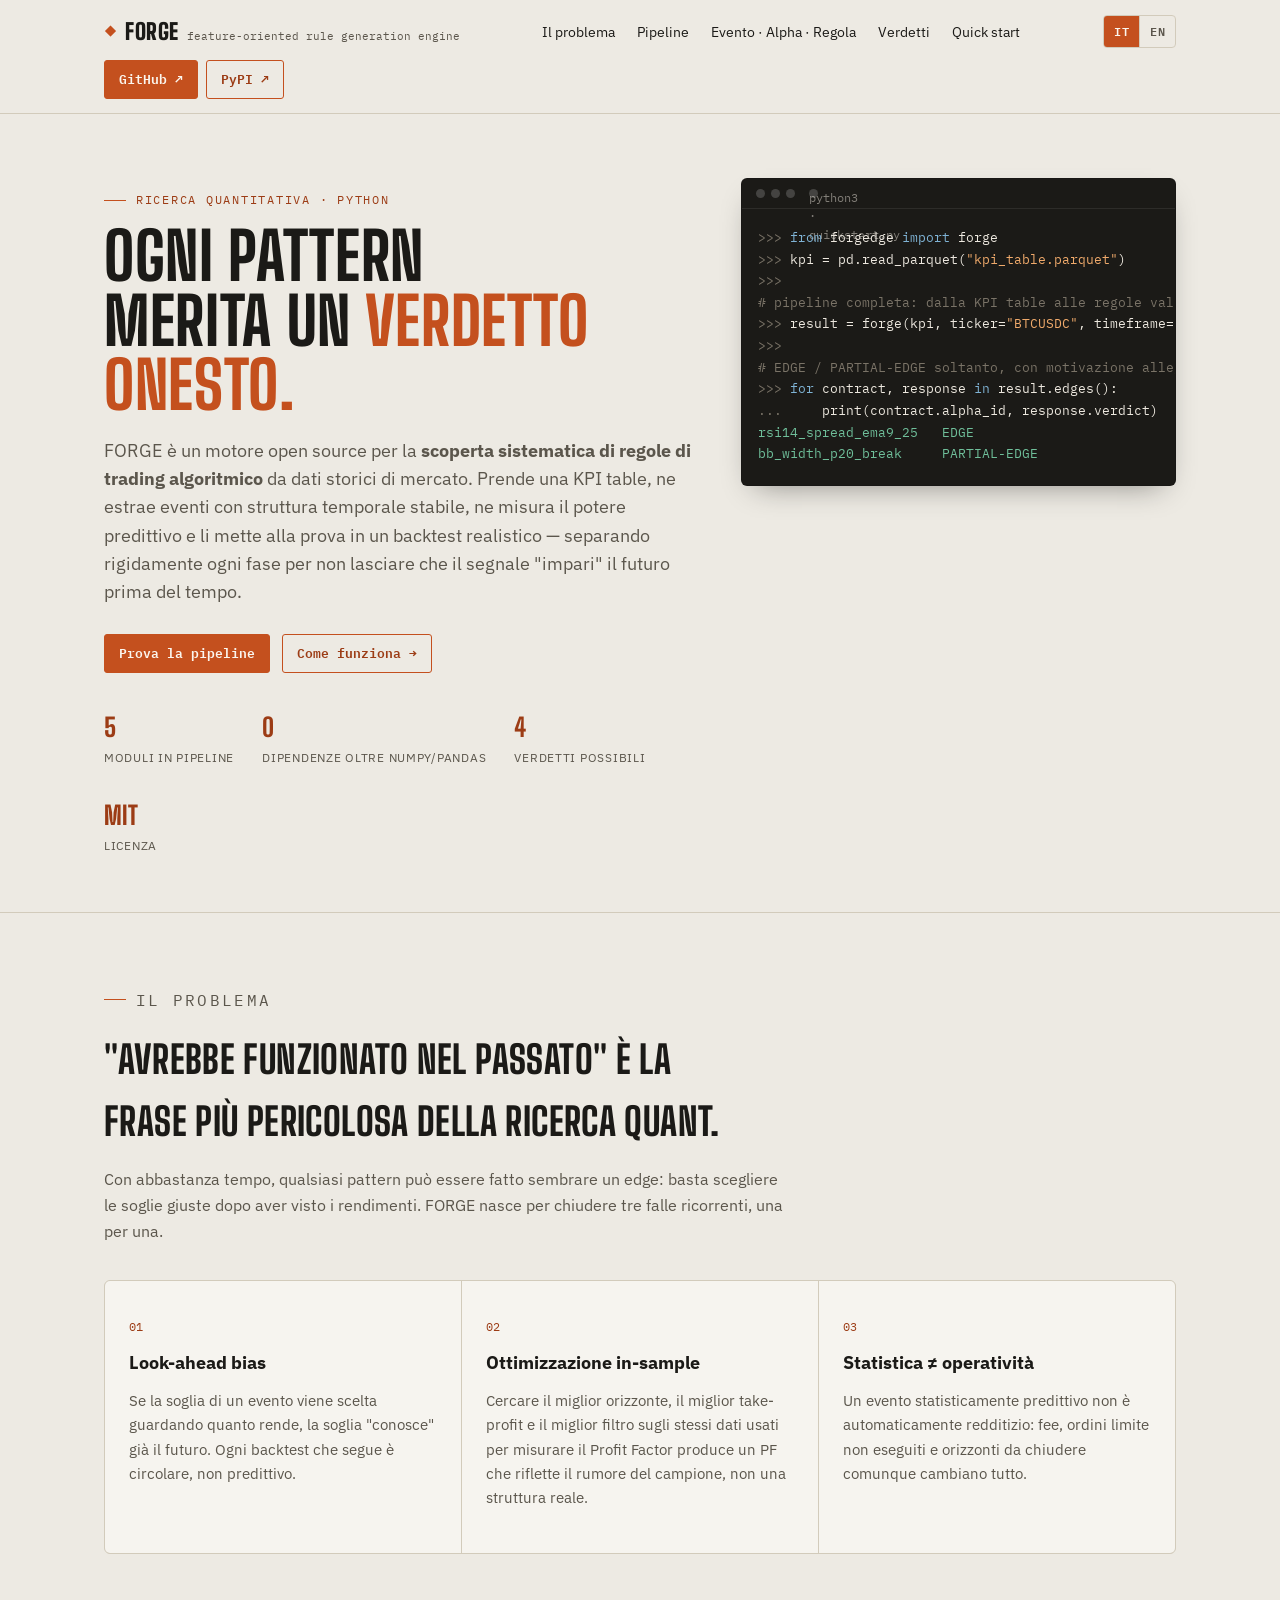
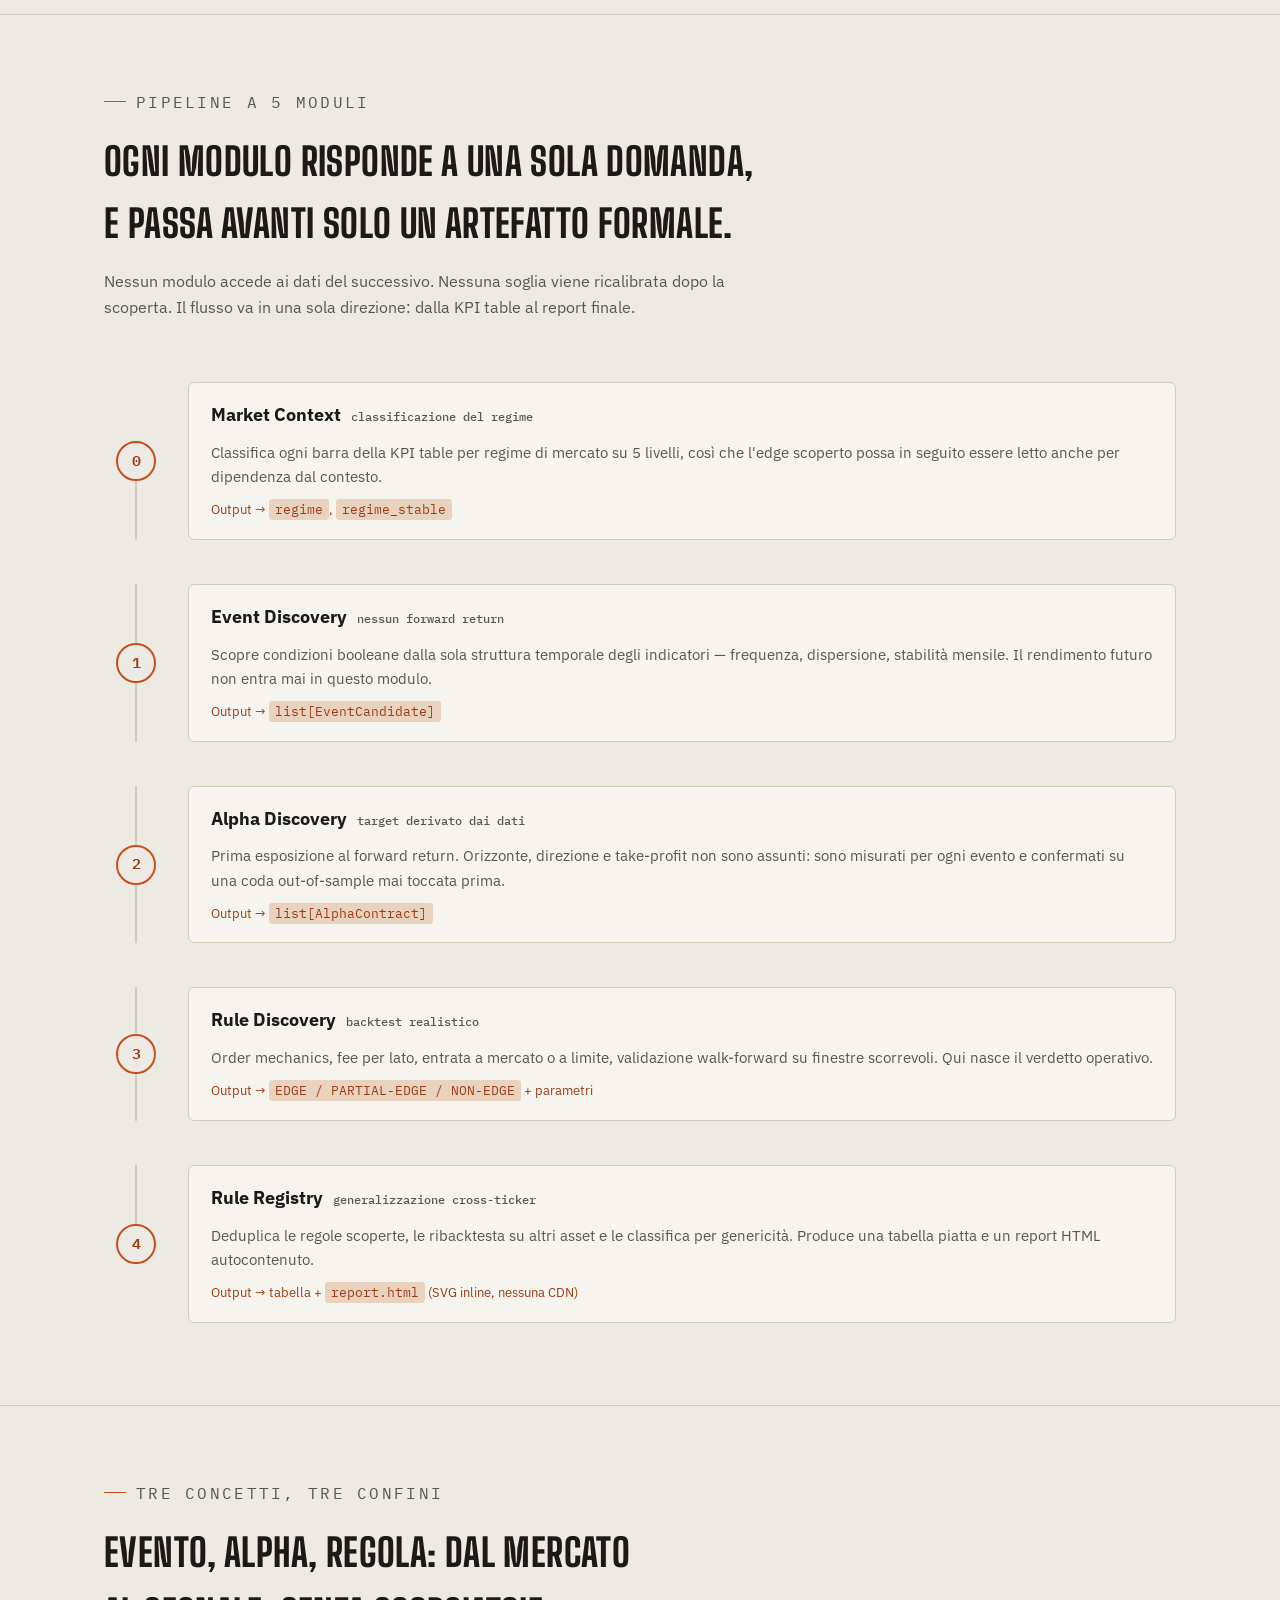
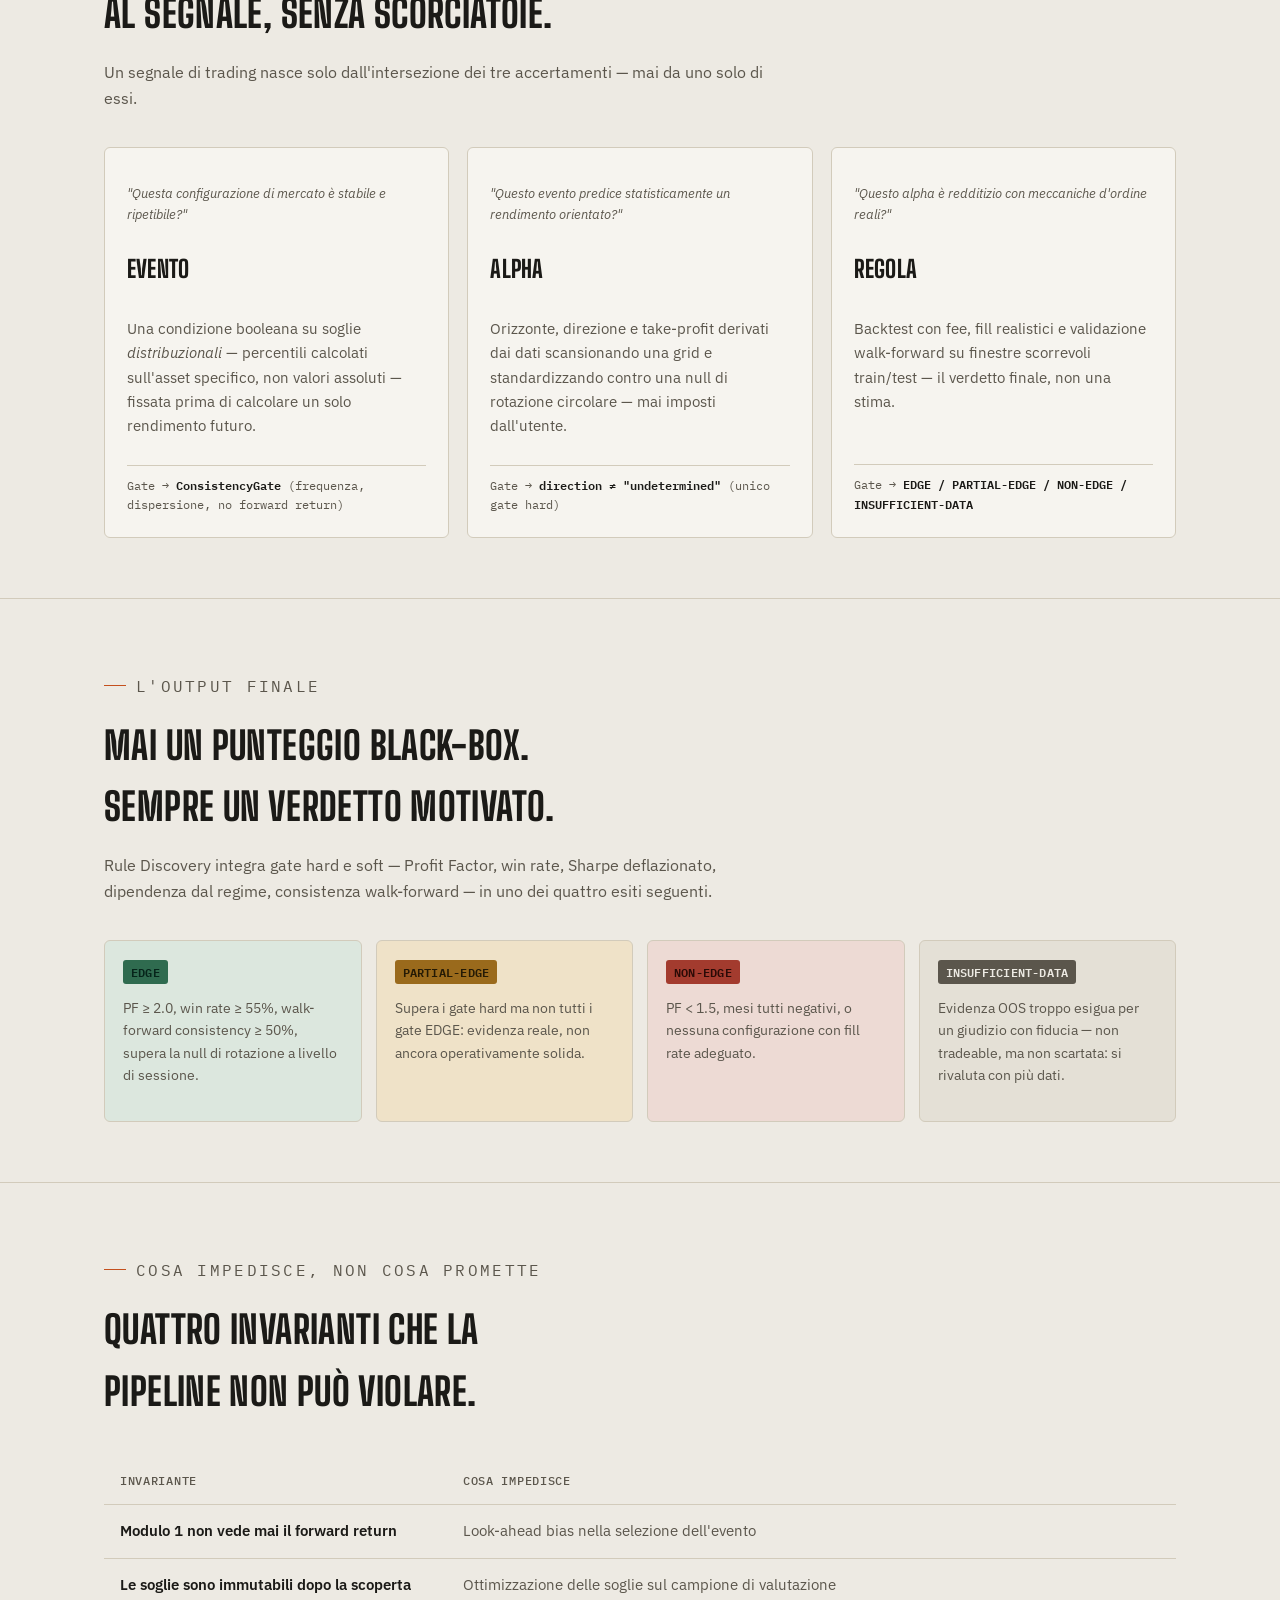
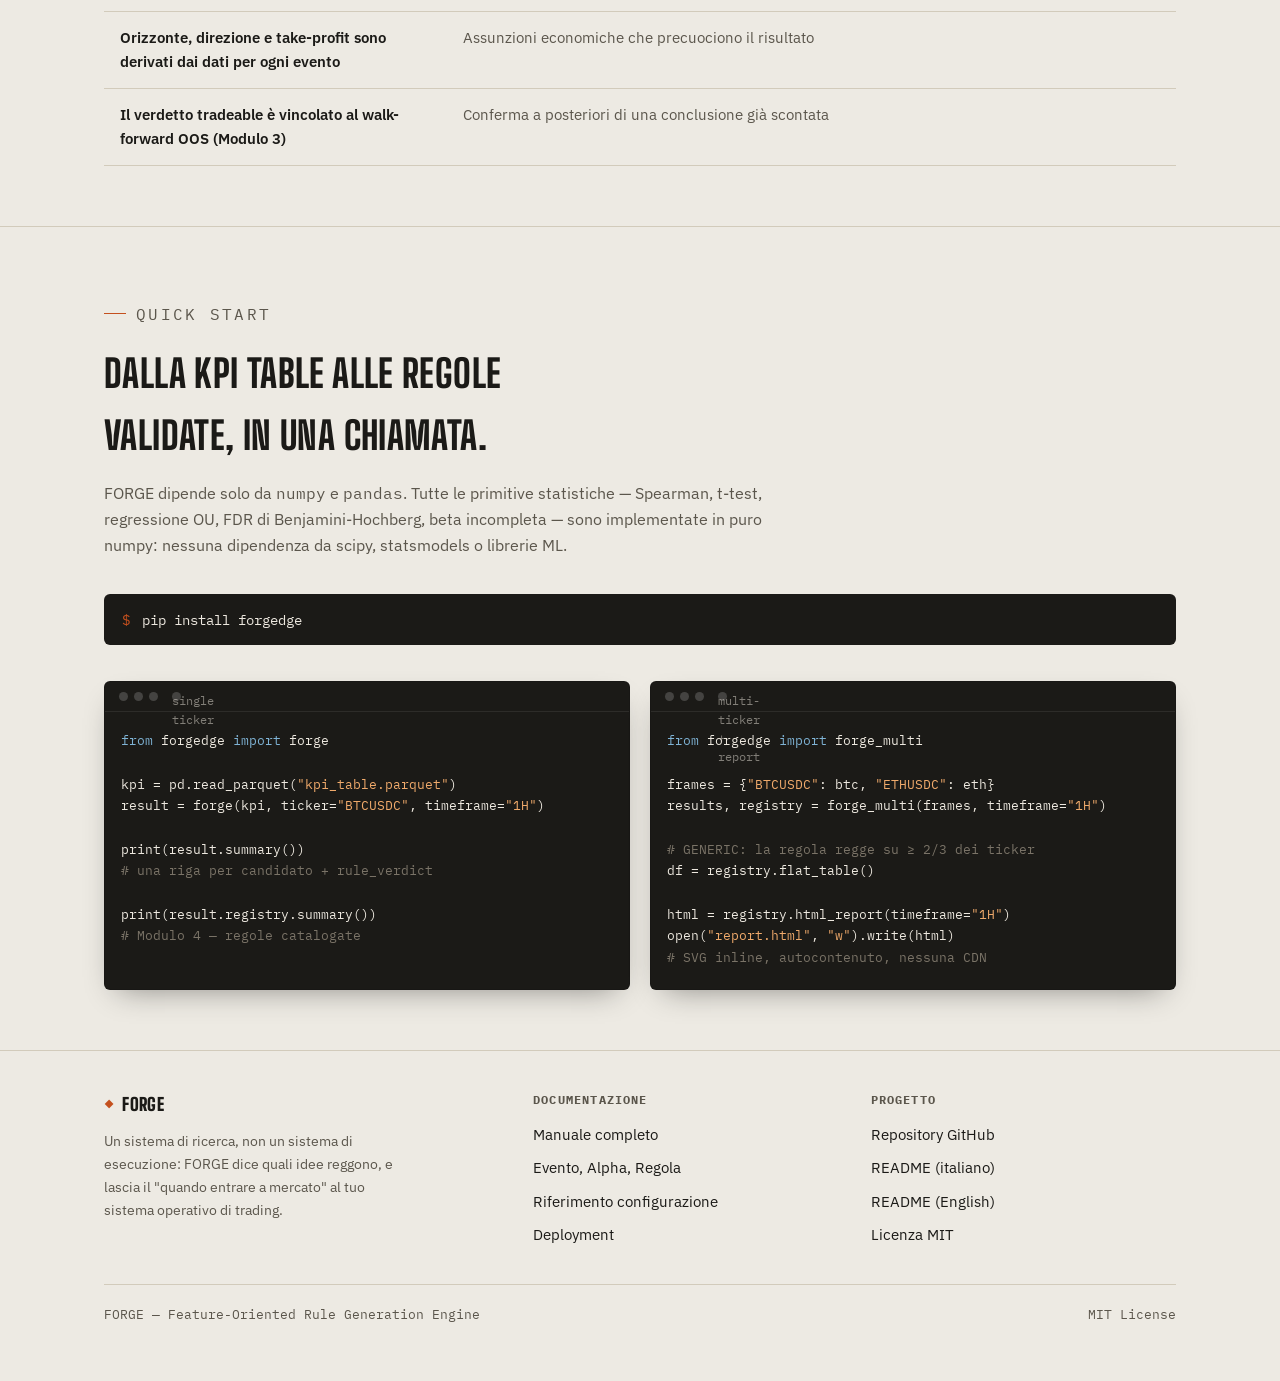
<file: docs/site/index.html>
<!DOCTYPE html>

<html lang="it">
<head>
<meta charset="utf-8"/>
<meta content="width=device-width, initial-scale=1, viewport-fit=cover" name="viewport"/>
<title>FORGE — Motore di scoperta regole di trading</title>
<meta content="FORGE è un motore open source per la scoperta sistematica di regole di trading algoritmico da dati storici, con pipeline anti look-ahead bias, validazione walk-forward out-of-sample e verdetti EDGE / PARTIAL-EDGE / NON-EDGE." name="description"/>
<meta content="forge, forgedge, FORGE trading, forge python, trading algoritmico, backtest walk-forward, look-ahead bias, ricerca quantitativa, python trading, KPI table, alpha discovery, event discovery, rule discovery, edge statistico, overfitting backtest" name="keywords"/>
<meta content="index, follow" name="robots"/>
<link href="https://forgedge.it/" rel="canonical"/><link href="https://forgedge.it/" hreflang="x-default" rel="alternate"/><link href="https://forgedge.it/en/" hreflang="en" rel="alternate"/><link href="https://forgedge.it/" hreflang="it" rel="alternate"/>
<meta content="https://forgedge.it/" property="og:url"/><meta content="website" property="og:type"/>
<meta content="FORGE — Feature-Oriented Rule Generation Engine" property="og:title"/>
<meta content="Scoperta sistematica di regole di trading algoritmico, dalla KPI table al verdetto EDGE, senza look-ahead bias e senza ottimizzazione in-sample." property="og:description"/>
<meta content="it_IT" property="og:locale"/>
<meta content="summary_large_image" name="twitter:card"/>
<script type="application/ld+json">{
  "@context": "https://schema.org",
  "@type": "SoftwareApplication",
  "name": "FORGE",
  "alternateName": "forgedge",
  "applicationCategory": "FinanceApplication",
  "operatingSystem": "Cross-platform (Python)",
  "description": "Sistema di ricerca quantitativa per la scoperta sistematica di regole di trading algoritmico da dati storici di mercato, con pipeline a moduli separati contro look-ahead bias e overfitting.",
  "programmingLanguage": "Python",
  "license": "https://opensource.org/licenses/MIT",
  "offers": {
    "@type": "Offer",
    "price": "0",
    "priceCurrency": "USD"
  },
  "inLanguage": "it"
}</script>
<link href="https://fonts.googleapis.com" rel="preconnect"/>
<link crossorigin="" href="https://fonts.gstatic.com" rel="preconnect"/>
<link href="https://fonts.googleapis.com/css2?family=Big+Shoulders+Display:wght@600;700;800;900&amp;family=IBM+Plex+Sans:wght@400;500;600;700&amp;family=IBM+Plex+Mono:wght@400;500;600&amp;display=swap" rel="stylesheet"/>
<script data-website-id="7d0186f7-578d-4301-96b6-c63fd0201480" defer="" src="https://cloud.umami.is/script.js"></script>
<style>
  :root {
    --bg: #EDEAE3;
    --bg-elevated: #E2DEd4;
    --bg-card: #F6F4EF;
    --text: #1B1A17;
    --text-muted: #5B564C;
    --accent: #C4501E;
    --accent-strong: #9C3C15;
    --accent-soft: #EAD3BE;
    --border: #D2CBBB;
    --edge: #2F6B4F;
    --edge-soft: #DCE7DE;
    --partial: #9A6A1C;
    --partial-soft: #EFE2C8;
    --nonedge: #A33B2E;
    --nonedge-soft: #EDDAD4;
    --insuff: #5B564C;
    --insuff-soft: #E4E0D6;
    --mono-bg: #1B1A17;
    --mono-text: #EDE8DF;
    --shadow: 0 1px 0 rgba(27,26,23,0.06);
    color-scheme: light;
  }

  @media (prefers-color-scheme: dark) {
    :root:not([data-theme="light"]) {
      --bg: #14120F;
      --bg-elevated: #1C1916;
      --bg-card: #1E1B17;
      --text: #EDE8E0;
      --text-muted: #A79E92;
      --accent: #FF7A3D;
      --accent-strong: #FF9660;
      --accent-soft: #3B2418;
      --border: #322E27;
      --edge: #5FCE97;
      --edge-soft: #1D2C24;
      --partial: #E0A83D;
      --partial-soft: #302416;
      --nonedge: #E2665A;
      --nonedge-soft: #331F1C;
      --insuff: #A79E92;
      --insuff-soft: #26221C;
      --mono-bg: #0D0C0A;
      --mono-text: #E9E4DA;
      color-scheme: dark;
    }
  }

  :root[data-theme="dark"] {
    --bg: #14120F;
    --bg-elevated: #1C1916;
    --bg-card: #1E1B17;
    --text: #EDE8E0;
    --text-muted: #A79E92;
    --accent: #FF7A3D;
    --accent-strong: #FF9660;
    --accent-soft: #3B2418;
    --border: #322E27;
    --edge: #5FCE97;
    --edge-soft: #1D2C24;
    --partial: #E0A83D;
    --partial-soft: #302416;
    --nonedge: #E2665A;
    --nonedge-soft: #331F1C;
    --insuff: #A79E92;
    --insuff-soft: #26221C;
    --mono-bg: #0D0C0A;
    --mono-text: #E9E4DA;
    color-scheme: dark;
  }

  * { box-sizing: border-box; }
  html, body { margin: 0; padding: 0; }
  body {
    background: var(--bg);
    color: var(--text);
    font-family: "IBM Plex Sans", system-ui, sans-serif;
    font-size: 16px;
    line-height: 1.6;
    -webkit-font-smoothing: antialiased;
  }
  img { max-width: 100%; }
  [hidden] { display: none !important; }

  .wrap {
    max-width: 1120px;
    margin: 0 auto;
    padding-inline: 24px;
  }

  a { color: var(--accent-strong); }

  h1, h2, h3 {
    font-family: "Big Shoulders Display", "Arial Narrow", sans-serif;
    text-transform: uppercase;
    letter-spacing: 0.01em;
    font-weight: 800;
    text-wrap: balance;
    margin: 0;
    color: var(--text);
  }

  .eyebrow {
    font-family: "IBM Plex Mono", monospace;
    font-size: 0.78rem;
    letter-spacing: 0.14em;
    text-transform: uppercase;
    color: var(--accent-strong);
    display: flex;
    align-items: center;
    gap: 10px;
  }
  .eyebrow::before {
    content: "";
    width: 22px;
    height: 1px;
    background: var(--accent);
  }

  code, .mono, .verdict, .badge, .kpi { font-family: "IBM Plex Mono", monospace; }

  /* ---------- top bar ---------- */
  .topbar {
    position: sticky;
    top: env(safe-area-inset-top, 0px);
    z-index: 20;
    background: color-mix(in srgb, var(--bg) 88%, transparent);
    backdrop-filter: blur(8px);
    border-bottom: 1px solid var(--border);
  }
  .topbar-inner {
    display: flex;
    align-items: center;
    justify-content: space-between;
    padding-block: 14px;
    gap: 16px;
    flex-wrap: wrap;
    row-gap: 10px;
  }
  .brand {
    display: flex;
    align-items: baseline;
    gap: 8px;
    font-family: "Big Shoulders Display", sans-serif;
    font-weight: 900;
    font-size: 1.4rem;
    letter-spacing: 0.02em;
    text-transform: uppercase;
  }
  .brand .mark { color: var(--accent); }
  .brand small {
    font-family: "IBM Plex Mono", monospace;
    font-weight: 400;
    text-transform: none;
    letter-spacing: 0;
    font-size: 0.7rem;
    color: var(--text-muted);
  }
  .topnav {
    display: flex;
    gap: 22px;
    font-size: 0.88rem;
  }
  .topnav a { color: var(--text); text-decoration: none; }
  .topnav a:hover { color: var(--accent-strong); }
  .btn {
    font-family: "IBM Plex Mono", monospace;
    font-size: 0.82rem;
    font-weight: 600;
    padding: 8px 14px;
    border-radius: 3px;
    border: 1px solid var(--accent);
    color: var(--accent-strong);
    text-decoration: none;
    white-space: nowrap;
  }
  .btn.solid {
    background: var(--accent);
    color: #FBF6EF;
    border-color: var(--accent);
  }
  .langswitch {
    display: flex;
    border: 1px solid var(--border);
    border-radius: 4px;
    overflow: hidden;
    flex-shrink: 0;
  }
  .lang-btn {
    font-family: "IBM Plex Mono", monospace;
    font-size: 0.74rem;
    font-weight: 600;
    letter-spacing: 0.04em;
    padding: 6px 10px;
    background: transparent;
    border: none;
    color: var(--text-muted);
    cursor: pointer;
    text-decoration: none;
    display: inline-block;
  }
  .lang-btn + .lang-btn { border-left: 1px solid var(--border); }
  .lang-btn[aria-current="page"] { background: var(--accent); color: #FBF6EF; }
  .lang-btn:hover:not([aria-current="page"]) { color: var(--text); }
  .lang-btn:focus-visible { outline: 2px solid var(--accent-strong); outline-offset: 2px; }

  /* ---------- hero ---------- */
  .hero {
    padding-block: 64px 56px;
    border-bottom: 1px solid var(--border);
  }
  .hero-grid {
    display: grid;
    grid-template-columns: 1.15fr 0.85fr;
    gap: 48px;
    align-items: start;
  }
  h1.title {
    font-size: clamp(2.4rem, 5.4vw, 4.1rem);
    line-height: 0.98;
    margin-top: 14px;
  }
  h1.title .accent { color: var(--accent); }
  .lede {
    font-size: 1.1rem;
    color: var(--text-muted);
    max-width: 56ch;
    margin-top: 20px;
  }
  .hero-ctas {
    display: flex;
    gap: 12px;
    margin-top: 28px;
    flex-wrap: wrap;
  }
  .hero-stats {
    display: flex;
    gap: 28px;
    margin-top: 34px;
    flex-wrap: wrap;
  }
  .stat .num {
    font-family: "Big Shoulders Display", sans-serif;
    font-weight: 800;
    font-size: 1.6rem;
    color: var(--accent-strong);
  }
  .stat .lbl {
    font-size: 0.76rem;
    color: var(--text-muted);
    text-transform: uppercase;
    letter-spacing: 0.06em;
  }

  /* terminal panel */
  .terminal {
    background: var(--mono-bg);
    color: var(--mono-text);
    border-radius: 6px;
    overflow: hidden;
    box-shadow: 0 12px 30px -14px rgba(0,0,0,0.45);
    border: 1px solid color-mix(in srgb, var(--mono-bg) 60%, #000 10%);
  }
  .terminal-head {
    display: flex;
    align-items: center;
    gap: 6px;
    padding: 10px 14px;
    border-bottom: 1px solid rgba(255,255,255,0.08);
  }
  .terminal-head span {
    width: 9px; height: 9px; border-radius: 50%;
    background: rgba(255,255,255,0.18);
  }
  .terminal-head .path {
    margin-left: 8px;
    font-family: "IBM Plex Mono", monospace;
    font-size: 0.72rem;
    color: rgba(233,228,218,0.5);
  }
  .terminal pre {
    margin: 0;
    padding: 18px 16px 20px;
    font-family: "IBM Plex Mono", monospace;
    font-size: 0.82rem;
    line-height: 1.65;
    overflow-x: auto;
    white-space: pre;
  }
  .terminal .c1 { color: #7A7367; }
  .terminal .c2 { color: #6FBF9A; }
  .terminal .c3 { color: #F0AA6B; }
  .terminal .c4 { color: #7FB3D5; }

  /* ---------- sections ---------- */
  section { padding-block: 60px; border-bottom: 1px solid var(--border); }
  .section-head { max-width: 68ch; }
  .section-head h2 { font-size: clamp(1.7rem, 3.2vw, 2.4rem); margin-top: 10px; }
  .section-head p { color: var(--text-muted); margin-top: 14px; font-size: 1.02rem; }

  /* problem triptych */
  .triptych {
    display: grid;
    grid-template-columns: repeat(3, 1fr);
    gap: 1px;
    background: var(--border);
    border: 1px solid var(--border);
    margin-top: 36px;
    border-radius: 6px;
    overflow: hidden;
  }
  .flaw {
    background: var(--bg-card);
    padding: 26px 24px 28px;
  }
  .flaw .fnum {
    font-family: "IBM Plex Mono", monospace;
    font-size: 0.75rem;
    color: var(--accent-strong);
  }
  .flaw h3 {
    font-size: 1.15rem;
    text-transform: none;
    letter-spacing: 0;
    font-weight: 700;
    margin-top: 10px;
    font-family: "IBM Plex Sans", sans-serif;
  }
  .flaw p { color: var(--text-muted); margin-top: 10px; font-size: 0.95rem; }

  /* pipeline */
  .pipeline {
    margin-top: 40px;
    display: flex;
    flex-direction: column;
    gap: 0;
  }
  .stage {
    display: grid;
    grid-template-columns: 64px 1fr;
    gap: 20px;
    position: relative;
    padding-block: 22px;
  }
  .stage-rail {
    position: relative;
    display: flex;
    justify-content: center;
  }
  .stage-rail::before {
    content: "";
    position: absolute;
    top: 0; bottom: 0;
    width: 2px;
    background: var(--border);
  }
  .stage:first-child .stage-rail::before { top: 50%; }
  .stage:last-child .stage-rail::before { bottom: 50%; }
  .stage-num {
    position: relative;
    z-index: 1;
    width: 40px; height: 40px;
    border-radius: 50%;
    background: var(--bg);
    border: 2px solid var(--accent);
    color: var(--accent-strong);
    display: flex; align-items: center; justify-content: center;
    font-family: "IBM Plex Mono", monospace;
    font-weight: 600;
    font-size: 0.95rem;
    align-self: center;
  }
  .stage-body {
    background: var(--bg-card);
    border: 1px solid var(--border);
    border-radius: 6px;
    padding: 18px 22px;
  }
  .stage-body h3 {
    font-family: "IBM Plex Sans", sans-serif;
    text-transform: none;
    letter-spacing: 0;
    font-size: 1.12rem;
    font-weight: 700;
    display: flex;
    align-items: baseline;
    gap: 10px;
    flex-wrap: wrap;
  }
  .stage-body h3 .modtag {
    font-family: "IBM Plex Mono", monospace;
    font-size: 0.72rem;
    color: var(--text-muted);
    font-weight: 500;
  }
  .stage-body p { color: var(--text-muted); margin: 10px 0 0; font-size: 0.95rem; }
  .stage-body .out {
    margin-top: 12px;
    font-size: 0.8rem;
    color: var(--accent-strong);
  }
  .stage-body .out code {
    background: var(--accent-soft);
    padding: 2px 6px;
    border-radius: 3px;
    color: var(--accent-strong);
  }

  /* concepts */
  .concepts {
    display: grid;
    grid-template-columns: repeat(3, 1fr);
    gap: 18px;
    margin-top: 36px;
  }
  .concept {
    background: var(--bg-card);
    border: 1px solid var(--border);
    border-radius: 6px;
    padding: 22px;
    display: flex;
    flex-direction: column;
    gap: 12px;
  }
  .concept .q {
    font-size: 0.82rem;
    color: var(--text-muted);
    font-style: italic;
  }
  .concept h3 {
    font-size: 1.5rem;
  }
  .concept .gate {
    margin-top: auto;
    font-family: "IBM Plex Mono", monospace;
    font-size: 0.74rem;
    color: var(--text-muted);
    border-top: 1px solid var(--border);
    padding-top: 10px;
  }
  .concept .gate b { color: var(--text); font-weight: 600; }

  /* verdicts */
  .verdicts {
    display: grid;
    grid-template-columns: repeat(4, 1fr);
    gap: 14px;
    margin-top: 36px;
  }
  .vcard {
    border-radius: 6px;
    padding: 18px 18px 20px;
    border: 1px solid var(--border);
  }
  .vcard .badge {
    display: inline-block;
    font-size: 0.72rem;
    font-weight: 600;
    padding: 3px 8px;
    border-radius: 3px;
    letter-spacing: 0.02em;
  }
  .vcard p { margin-top: 12px; font-size: 0.88rem; color: var(--text-muted); }
  .vcard.edge { background: var(--edge-soft); }
  .vcard.edge .badge { background: var(--edge); color: #06241A; }
  .vcard.partial { background: var(--partial-soft); }
  .vcard.partial .badge { background: var(--partial); color: #241A05; }
  .vcard.nonedge { background: var(--nonedge-soft); }
  .vcard.nonedge .badge { background: var(--nonedge); color: #2A0A06; }
  .vcard.insuff { background: var(--insuff-soft); }
  .vcard.insuff .badge { background: var(--insuff); color: var(--bg); }

  /* invariants table */
  table.invariants {
    width: 100%;
    border-collapse: collapse;
    margin-top: 36px;
    font-size: 0.94rem;
  }
  table.invariants th, table.invariants td {
    text-align: left;
    padding: 14px 16px;
    border-bottom: 1px solid var(--border);
    vertical-align: top;
  }
  table.invariants th {
    font-family: "IBM Plex Mono", monospace;
    font-size: 0.72rem;
    text-transform: uppercase;
    letter-spacing: 0.06em;
    color: var(--text-muted);
    font-weight: 500;
  }
  table.invariants td:first-child { color: var(--text); font-weight: 600; width: 32%; }
  table.invariants td:last-child { color: var(--text-muted); }
  .tbl-scroll { overflow-x: auto; }

  /* quickstart */
  .quickstart-grid {
    margin-top: 36px;
    display: grid;
    grid-template-columns: 1fr 1fr;
    gap: 20px;
  }
  .install-line {
    display: flex;
    align-items: center;
    gap: 12px;
    background: var(--mono-bg);
    color: var(--mono-text);
    border-radius: 6px;
    padding: 14px 18px;
    font-family: "IBM Plex Mono", monospace;
    font-size: 0.9rem;
    margin-top: 36px;
  }
  .install-line .prompt { color: var(--accent); }

  /* footer */
  footer { padding-block: 40px 56px; }
  .foot-grid {
    display: grid;
    grid-template-columns: 1.3fr 1fr 1fr;
    gap: 32px;
  }
  footer h4 {
    font-family: "IBM Plex Mono", monospace;
    font-size: 0.74rem;
    text-transform: uppercase;
    letter-spacing: 0.1em;
    color: var(--text-muted);
    margin: 0 0 12px;
  }
  footer ul { list-style: none; margin: 0; padding: 0; display: flex; flex-direction: column; gap: 8px; }
  footer a { text-decoration: none; color: var(--text); font-size: 0.92rem; }
  footer a:hover { color: var(--accent-strong); }
  .foot-bottom {
    margin-top: 36px;
    padding-top: 20px;
    border-top: 1px solid var(--border);
    display: flex;
    justify-content: space-between;
    flex-wrap: wrap;
    gap: 10px;
    font-size: 0.8rem;
    color: var(--text-muted);
    font-family: "IBM Plex Mono", monospace;
  }

  @media (max-width: 860px) {
    .hero-grid { grid-template-columns: 1fr; }
    .triptych { grid-template-columns: 1fr; }
    .concepts { grid-template-columns: 1fr; }
    .verdicts { grid-template-columns: 1fr 1fr; }
    .quickstart-grid { grid-template-columns: 1fr; }
    .foot-grid { grid-template-columns: 1fr; }
    .topnav { display: none; }
  }
  @media (max-width: 480px) {
    .verdicts { grid-template-columns: 1fr; }
    .brand small { display: none; }
  }
</style>
</head>
<body>
<div class="topbar">
<div class="wrap topbar-inner">
<div class="brand"><span class="mark">◆</span>FORGE<small>feature-oriented rule generation engine</small></div>
<nav class="topnav">
<a href="#problema">Il problema</a>
<a href="#pipeline">Pipeline</a>
<a href="#concetti">Evento · Alpha · Regola</a>
<a href="#verdetti">Verdetti</a>
<a href="#quickstart">Quick start</a>
</nav>

<div aria-label="Lingua / Language" class="langswitch" role="group"><a aria-current="page" class="lang-btn" href="/">IT</a><a class="lang-btn" href="/en/">EN</a></div>
<div style="display:flex; gap:8px;">
<a class="btn solid" href="https://github.com/mattcond/forgedge" rel="noopener" target="_blank">GitHub ↗</a>
<a class="btn" href="https://pypi.org/project/forgedge/" rel="noopener" target="_blank">PyPI ↗</a>
</div>
</div>
</div>
<header class="hero">
<div class="wrap hero-grid">
<div>
<p class="eyebrow">Ricerca quantitativa · Python</p>
<h1 class="title">Ogni pattern<br/>merita un<span class="accent"> verdetto onesto.</span></h1>
<p class="lede">FORGE è un motore open source per la <strong>scoperta sistematica di regole di trading algoritmico</strong> da dati storici di mercato. Prende una KPI table, ne estrae eventi con struttura temporale stabile, ne misura il potere predittivo e li mette alla prova in un backtest realistico — separando rigidamente ogni fase per non lasciare che il segnale "impari" il futuro prima del tempo.</p>
<div class="hero-ctas">
<a class="btn solid" href="#quickstart">Prova la pipeline</a>
<a class="btn" href="#pipeline">Come funziona →</a>
</div>
<div class="hero-stats">
<div class="stat"><div class="num">5</div><div class="lbl">moduli in pipeline</div></div>
<div class="stat"><div class="num">0</div><div class="lbl">dipendenze oltre numpy/pandas</div></div>
<div class="stat"><div class="num">4</div><div class="lbl">verdetti possibili</div></div>
<div class="stat"><div class="num">MIT</div><div class="lbl">licenza</div></div>
</div>
</div>
<div aria-label="Esempio di utilizzo della libreria forgedge in Python" class="terminal" role="img">
<div class="terminal-head"><span></span><span></span><span></span><span class="path">python3 · quickstart.py</span></div>
<pre><span class="c1">&gt;&gt;&gt;</span> <span class="c4">from</span> forgedge <span class="c4">import</span> forge
<span class="c1">&gt;&gt;&gt;</span> kpi = pd.read_parquet(<span class="c3">"kpi_table.parquet"</span>)
<span class="c1">&gt;&gt;&gt;</span>
<span class="c1"># pipeline completa: dalla KPI table alle regole validate</span>
<span class="c1">&gt;&gt;&gt;</span> result = forge(kpi, ticker=<span class="c3">"BTCUSDC"</span>, timeframe=<span class="c3">"1H"</span>)
<span class="c1">&gt;&gt;&gt;</span>
<span class="c1"># EDGE / PARTIAL-EDGE soltanto, con motivazione allegata</span>
<span class="c1">&gt;&gt;&gt;</span> <span class="c4">for</span> contract, response <span class="c4">in</span> result.edges():
<span class="c1">...</span>     print(contract.alpha_id, response.verdict)
<span class="c2">rsi14_spread_ema9_25   EDGE</span>
<span class="c2">bb_width_p20_break     PARTIAL-EDGE</span></pre>
</div>
</div>
</header>
<section id="problema">
<div class="wrap">
<div class="section-head">
<p class="eyebrow">Il problema</p>
<h2>"Avrebbe funzionato nel passato" è la frase più pericolosa della ricerca quant.</h2>
<p>Con abbastanza tempo, qualsiasi pattern può essere fatto sembrare un edge: basta scegliere le soglie giuste dopo aver visto i rendimenti. FORGE nasce per chiudere tre falle ricorrenti, una per una.</p>
</div>
<div class="triptych">
<article class="flaw">
<p class="fnum">01</p>
<h3>Look-ahead bias</h3>
<p>Se la soglia di un evento viene scelta guardando quanto rende, la soglia "conosce" già il futuro. Ogni backtest che segue è circolare, non predittivo.</p>
</article>
<article class="flaw">
<p class="fnum">02</p>
<h3>Ottimizzazione in-sample</h3>
<p>Cercare il miglior orizzonte, il miglior take-profit e il miglior filtro sugli stessi dati usati per misurare il Profit Factor produce un PF che riflette il rumore del campione, non una struttura reale.</p>
</article>
<article class="flaw">
<p class="fnum">03</p>
<h3>Statistica ≠ operatività</h3>
<p>Un evento statisticamente predittivo non è automaticamente redditizio: fee, ordini limite non eseguiti e orizzonti da chiudere comunque cambiano tutto.</p>
</article>
</div>
</div>
</section>
<section id="pipeline">
<div class="wrap">
<div class="section-head">
<p class="eyebrow">Pipeline a 5 moduli</p>
<h2>Ogni modulo risponde a una sola domanda, e passa avanti solo un artefatto formale.</h2>
<p>Nessun modulo accede ai dati del successivo. Nessuna soglia viene ricalibrata dopo la scoperta. Il flusso va in una sola direzione: dalla KPI table al report finale.</p>
</div>
<div class="pipeline">
<div class="stage">
<div class="stage-rail"><div class="stage-num">0</div></div>
<div class="stage-body">
<h3>Market Context <span class="modtag">classificazione del regime</span></h3>
<p>Classifica ogni barra della KPI table per regime di mercato su 5 livelli, così che l'edge scoperto possa in seguito essere letto anche per dipendenza dal contesto.</p>
<div class="out">Output → <code>regime</code>, <code>regime_stable</code></div>
</div>
</div>
<div class="stage">
<div class="stage-rail"><div class="stage-num">1</div></div>
<div class="stage-body">
<h3>Event Discovery <span class="modtag">nessun forward return</span></h3>
<p>Scopre condizioni booleane dalla sola struttura temporale degli indicatori — frequenza, dispersione, stabilità mensile. Il rendimento futuro non entra mai in questo modulo.</p>
<div class="out">Output → <code>list[EventCandidate]</code></div>
</div>
</div>
<div class="stage">
<div class="stage-rail"><div class="stage-num">2</div></div>
<div class="stage-body">
<h3>Alpha Discovery <span class="modtag">target derivato dai dati</span></h3>
<p>Prima esposizione al forward return. Orizzonte, direzione e take-profit non sono assunti: sono misurati per ogni evento e confermati su una coda out-of-sample mai toccata prima.</p>
<div class="out">Output → <code>list[AlphaContract]</code></div>
</div>
</div>
<div class="stage">
<div class="stage-rail"><div class="stage-num">3</div></div>
<div class="stage-body">
<h3>Rule Discovery <span class="modtag">backtest realistico</span></h3>
<p>Order mechanics, fee per lato, entrata a mercato o a limite, validazione walk-forward su finestre scorrevoli. Qui nasce il verdetto operativo.</p>
<div class="out">Output → <code>EDGE / PARTIAL-EDGE / NON-EDGE</code> + parametri</div>
</div>
</div>
<div class="stage">
<div class="stage-rail"><div class="stage-num">4</div></div>
<div class="stage-body">
<h3>Rule Registry <span class="modtag">generalizzazione cross-ticker</span></h3>
<p>Deduplica le regole scoperte, le ribacktesta su altri asset e le classifica per genericità. Produce una tabella piatta e un report HTML autocontenuto.</p>
<div class="out">Output → tabella + <code>report.html</code> (SVG inline, nessuna CDN)</div>
</div>
</div>
</div>
</div>
</section>
<section id="concetti">
<div class="wrap">
<div class="section-head">
<p class="eyebrow">Tre concetti, tre confini</p>
<h2>Evento, Alpha, Regola: dal mercato al segnale, senza scorciatoie.</h2>
<p>Un segnale di trading nasce solo dall'intersezione dei tre accertamenti — mai da uno solo di essi.</p>
</div>
<div class="concepts">
<article class="concept">
<p class="q">"Questa configurazione di mercato è stabile e ripetibile?"</p>
<h3>Evento</h3>
<p style="color:var(--text-muted); font-size:0.95rem;">Una condizione booleana su soglie <em>distribuzionali</em> — percentili calcolati sull'asset specifico, non valori assoluti — fissata prima di calcolare un solo rendimento futuro.</p>
<div class="gate">Gate → <b>ConsistencyGate</b> (frequenza, dispersione, no forward return)</div>
</article>
<article class="concept">
<p class="q">"Questo evento predice statisticamente un rendimento orientato?"</p>
<h3>Alpha</h3>
<p style="color:var(--text-muted); font-size:0.95rem;">Orizzonte, direzione e take-profit derivati dai dati scansionando una grid e standardizzando contro una null di rotazione circolare — mai imposti dall'utente.</p>
<div class="gate">Gate → <b>direction ≠ "undetermined"</b> (unico gate hard)</div>
</article>
<article class="concept">
<p class="q">"Questo alpha è redditizio con meccaniche d'ordine reali?"</p>
<h3>Regola</h3>
<p style="color:var(--text-muted); font-size:0.95rem;">Backtest con fee, fill realistici e validazione walk-forward su finestre scorrevoli train/test — il verdetto finale, non una stima.</p>
<div class="gate">Gate → <b>EDGE / PARTIAL-EDGE / NON-EDGE / INSUFFICIENT-DATA</b></div>
</article>
</div>
</div>
</section>
<section id="verdetti">
<div class="wrap">
<div class="section-head">
<p class="eyebrow">L'output finale</p>
<h2>Mai un punteggio black-box. Sempre un verdetto motivato.</h2>
<p>Rule Discovery integra gate hard e soft — Profit Factor, win rate, Sharpe deflazionato, dipendenza dal regime, consistenza walk-forward — in uno dei quattro esiti seguenti.</p>
</div>
<div class="verdicts">
<div class="vcard edge">
<span class="badge">EDGE</span>
<p>PF ≥ 2.0, win rate ≥ 55%, walk-forward consistency ≥ 50%, supera la null di rotazione a livello di sessione.</p>
</div>
<div class="vcard partial">
<span class="badge">PARTIAL-EDGE</span>
<p>Supera i gate hard ma non tutti i gate EDGE: evidenza reale, non ancora operativamente solida.</p>
</div>
<div class="vcard nonedge">
<span class="badge">NON-EDGE</span>
<p>PF &lt; 1.5, mesi tutti negativi, o nessuna configurazione con fill rate adeguato.</p>
</div>
<div class="vcard insuff">
<span class="badge">INSUFFICIENT-DATA</span>
<p>Evidenza OOS troppo esigua per un giudizio con fiducia — non tradeable, ma non scartata: si rivaluta con più dati.</p>
</div>
</div>
</div>
</section>
<section id="invarianti">
<div class="wrap">
<div class="section-head">
<p class="eyebrow">Cosa impedisce, non cosa promette</p>
<h2>Quattro invarianti che la pipeline non può violare.</h2>
</div>
<div class="tbl-scroll">
<table class="invariants">
<thead>
<tr><th>Invariante</th><th>Cosa impedisce</th></tr>
</thead>
<tbody>
<tr>
<td>Modulo 1 non vede mai il forward return</td>
<td>Look-ahead bias nella selezione dell'evento</td>
</tr>
<tr>
<td>Le soglie sono immutabili dopo la scoperta</td>
<td>Ottimizzazione delle soglie sul campione di valutazione</td>
</tr>
<tr>
<td>Orizzonte, direzione e take-profit sono derivati dai dati per ogni evento</td>
<td>Assunzioni economiche che precuociono il risultato</td>
</tr>
<tr>
<td>Il verdetto tradeable è vincolato al walk-forward OOS (Modulo 3)</td>
<td>Conferma a posteriori di una conclusione già scontata</td>
</tr>
</tbody>
</table>
</div>
</div>
</section>
<section id="quickstart">
<div class="wrap">
<div class="section-head">
<p class="eyebrow">Quick start</p>
<h2>Dalla KPI table alle regole validate, in una chiamata.</h2>
<p>FORGE dipende solo da <code>numpy</code> e <code>pandas</code>. Tutte le primitive statistiche — Spearman, t-test, regressione OU, FDR di Benjamini-Hochberg, beta incompleta — sono implementate in puro numpy: nessuna dipendenza da scipy, statsmodels o librerie ML.</p>
</div>
<div class="install-line"><span class="prompt">$</span> pip install forgedge</div>
<div class="quickstart-grid">
<div class="terminal">
<div class="terminal-head"><span></span><span></span><span></span><span class="path">single ticker</span></div>
<pre><span class="c4">from</span> forgedge <span class="c4">import</span> forge

kpi = pd.read_parquet(<span class="c3">"kpi_table.parquet"</span>)
result = forge(kpi, ticker=<span class="c3">"BTCUSDC"</span>, timeframe=<span class="c3">"1H"</span>)

print(result.summary())
<span class="c1"># una riga per candidato + rule_verdict</span>

print(result.registry.summary())
<span class="c1"># Modulo 4 — regole catalogate</span></pre>
</div>
<div class="terminal">
<div class="terminal-head"><span></span><span></span><span></span><span class="path">multi-ticker + report</span></div>
<pre><span class="c4">from</span> forgedge <span class="c4">import</span> forge_multi

frames = {<span class="c3">"BTCUSDC"</span>: btc, <span class="c3">"ETHUSDC"</span>: eth}
results, registry = forge_multi(frames, timeframe=<span class="c3">"1H"</span>)

<span class="c1"># GENERIC: la regola regge su ≥ 2/3 dei ticker</span>
df = registry.flat_table()

html = registry.html_report(timeframe=<span class="c3">"1H"</span>)
open(<span class="c3">"report.html"</span>, <span class="c3">"w"</span>).write(html)
<span class="c1"># SVG inline, autocontenuto, nessuna CDN</span></pre>
</div>
</div>
</div>
</section>
<footer>
<div class="wrap">
<div class="foot-grid">
<div>
<div class="brand" style="font-size:1.1rem;"><span class="mark">◆</span>FORGE</div>
<p style="color:var(--text-muted); font-size:0.9rem; max-width:38ch; margin-top:10px;">Un sistema di ricerca, non un sistema di esecuzione: FORGE dice quali idee reggono, e lascia il "quando entrare a mercato" al tuo sistema operativo di trading.</p>
</div>
<div>
<h4>Documentazione</h4>
<ul>
<li><a href="/docs/manuale-it.html">Manuale completo</a></li>
<li><a href="/docs/concepts-it.html">Evento, Alpha, Regola</a></li>
<li><a href="/docs/configuration-it.html">Riferimento configurazione</a></li>
<li><a href="/docs/deployment-it.html">Deployment</a></li>
</ul>
</div>
<div>
<h4>Progetto</h4>
<ul>
<li><a href="https://github.com/mattcond/forgedge" rel="noopener" target="_blank">Repository GitHub</a></li>
<li><a href="/docs/readme-it.html">README (italiano)</a></li>
<li><a href="/docs/readme-en.html">README (English)</a></li>
<li><a href="/docs/license.html">Licenza MIT</a></li>
</ul>
</div>
</div>
<div class="foot-bottom">
<span>FORGE — Feature-Oriented Rule Generation Engine</span>
<span>MIT License</span>
</div>
</div>
</footer>

</body>
</html>
</file>
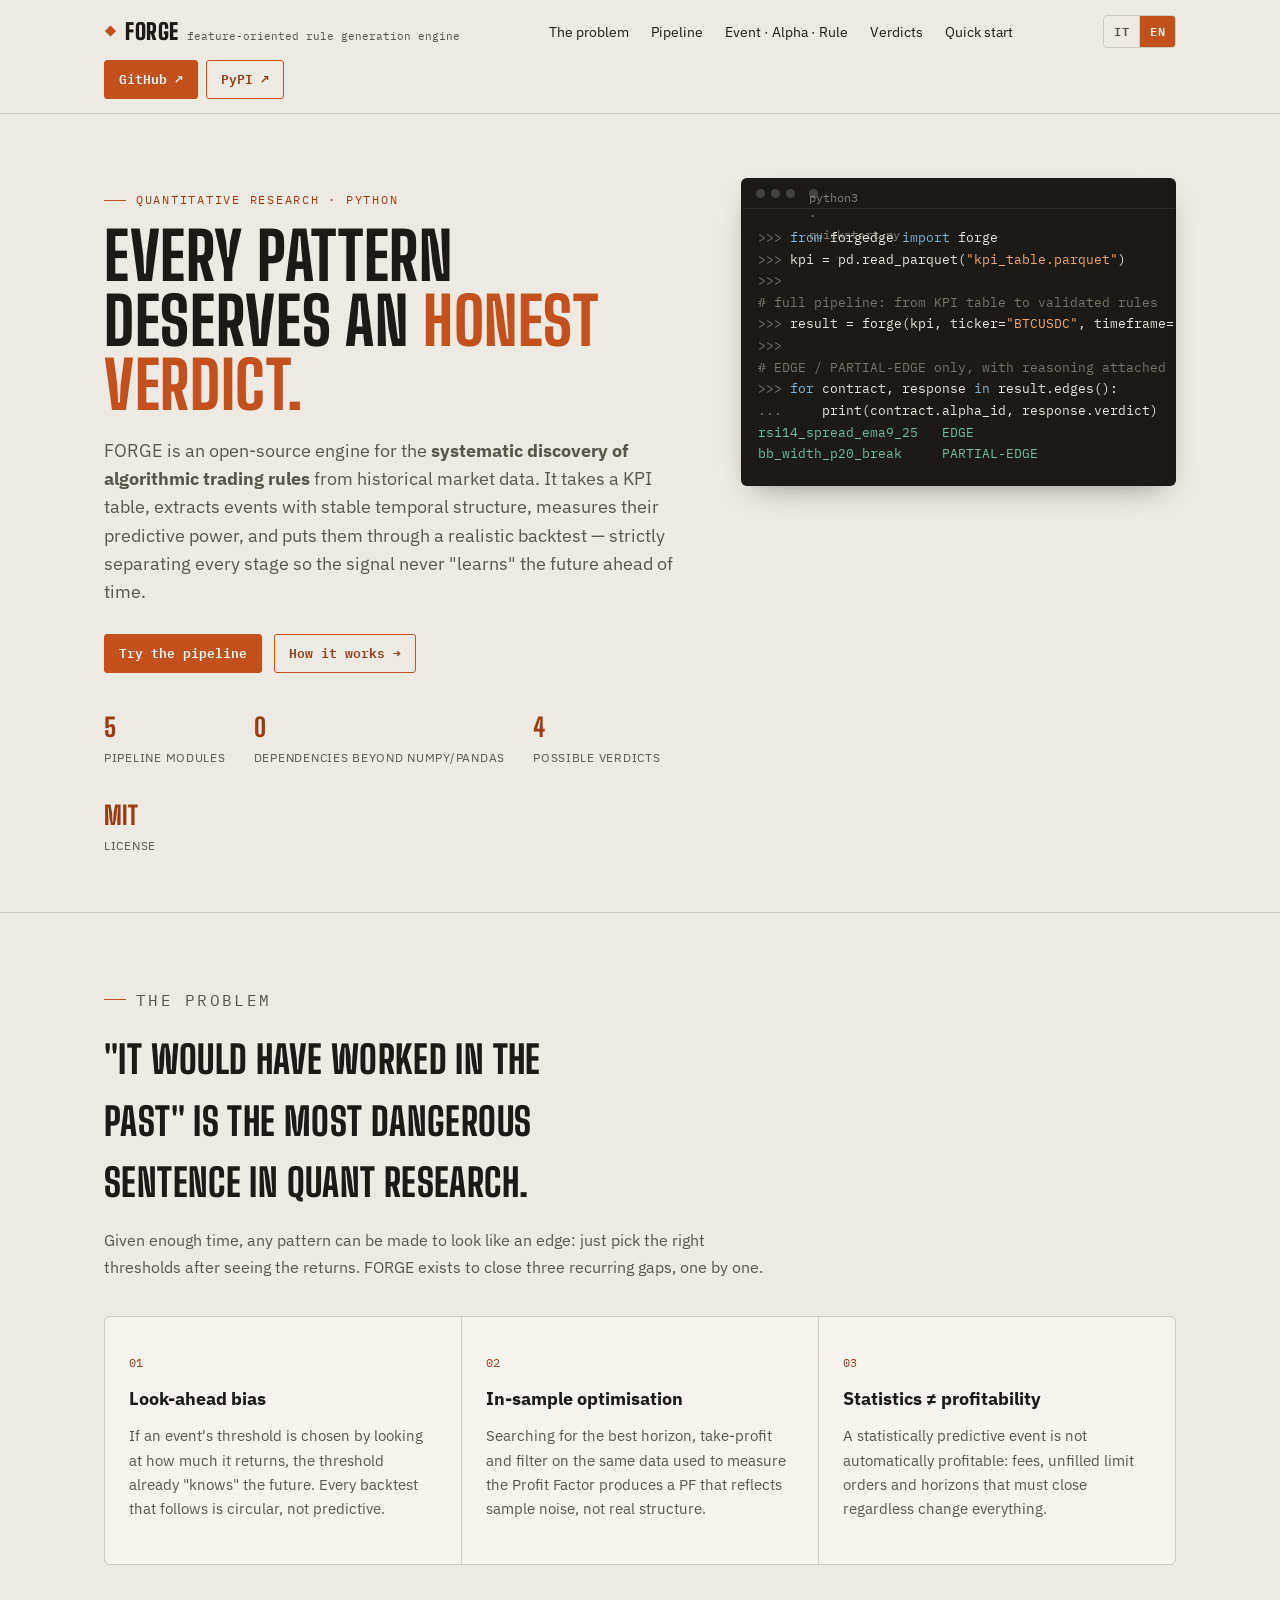
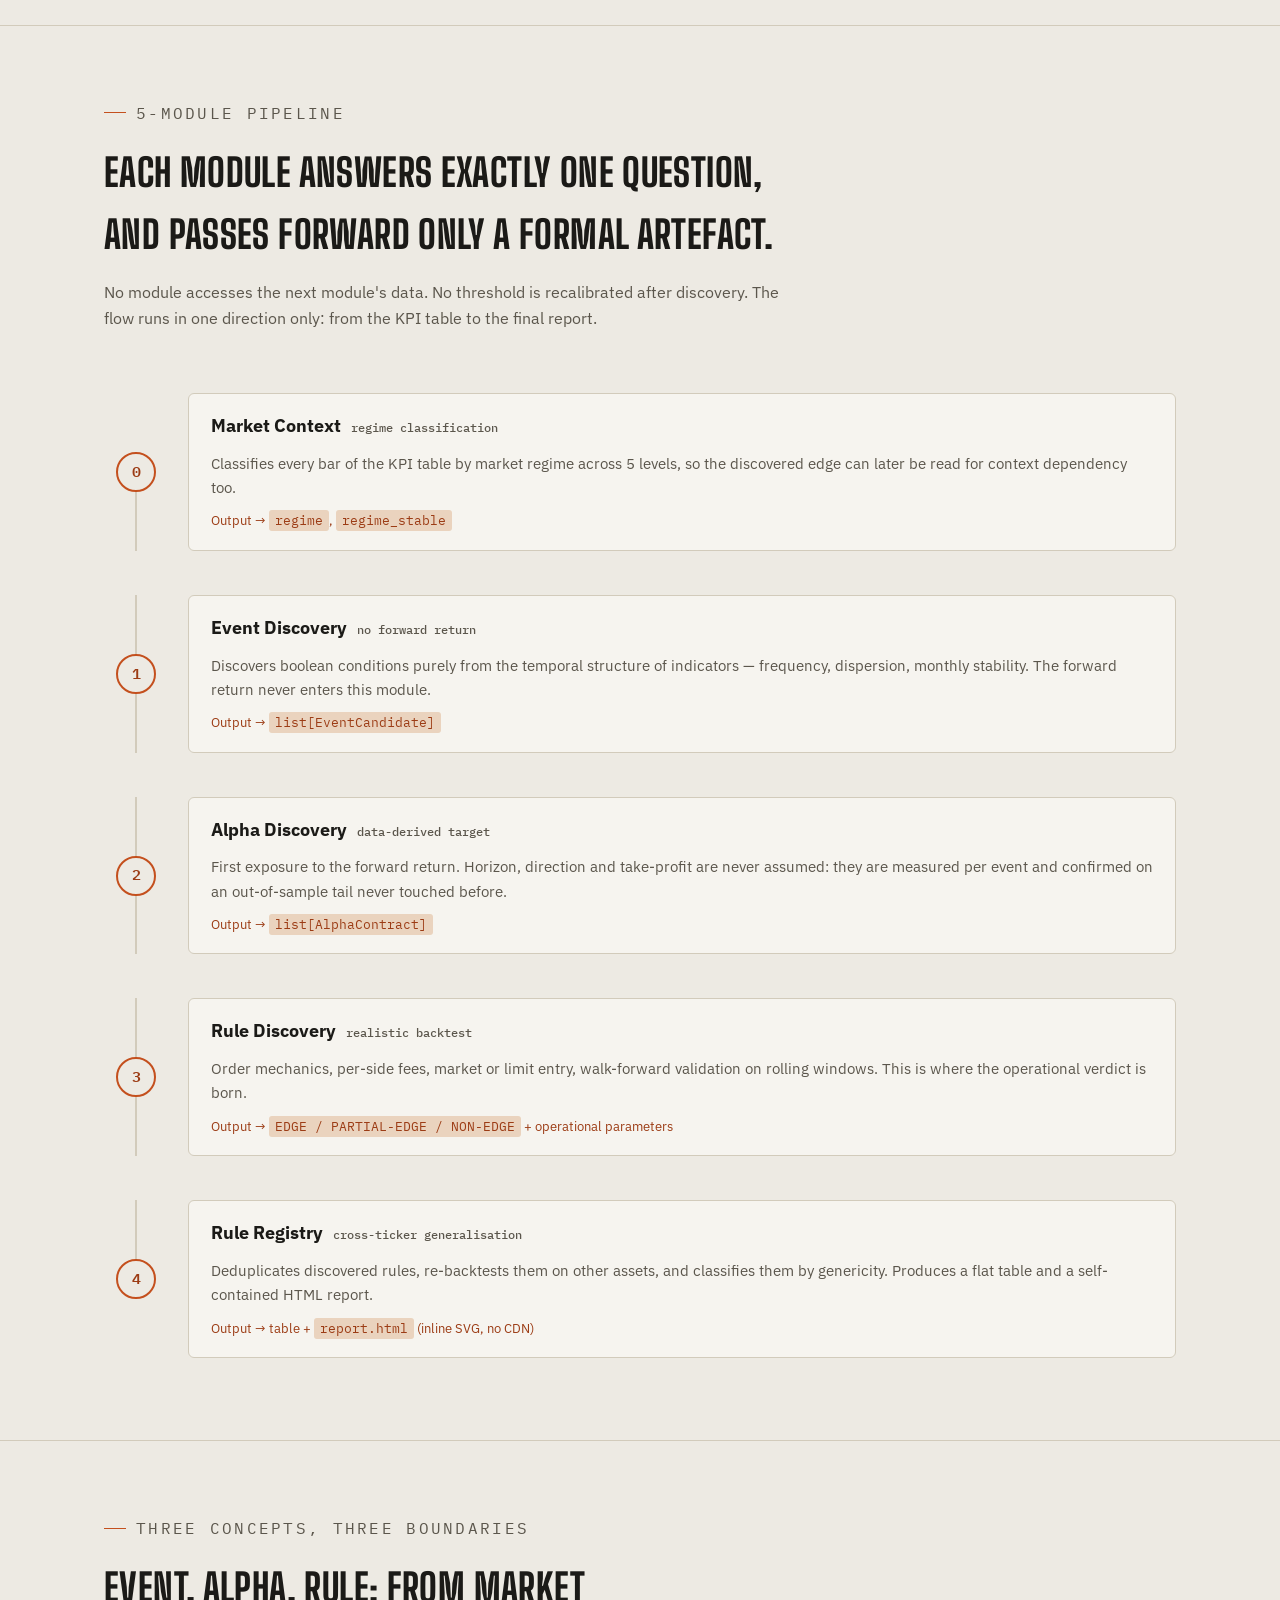
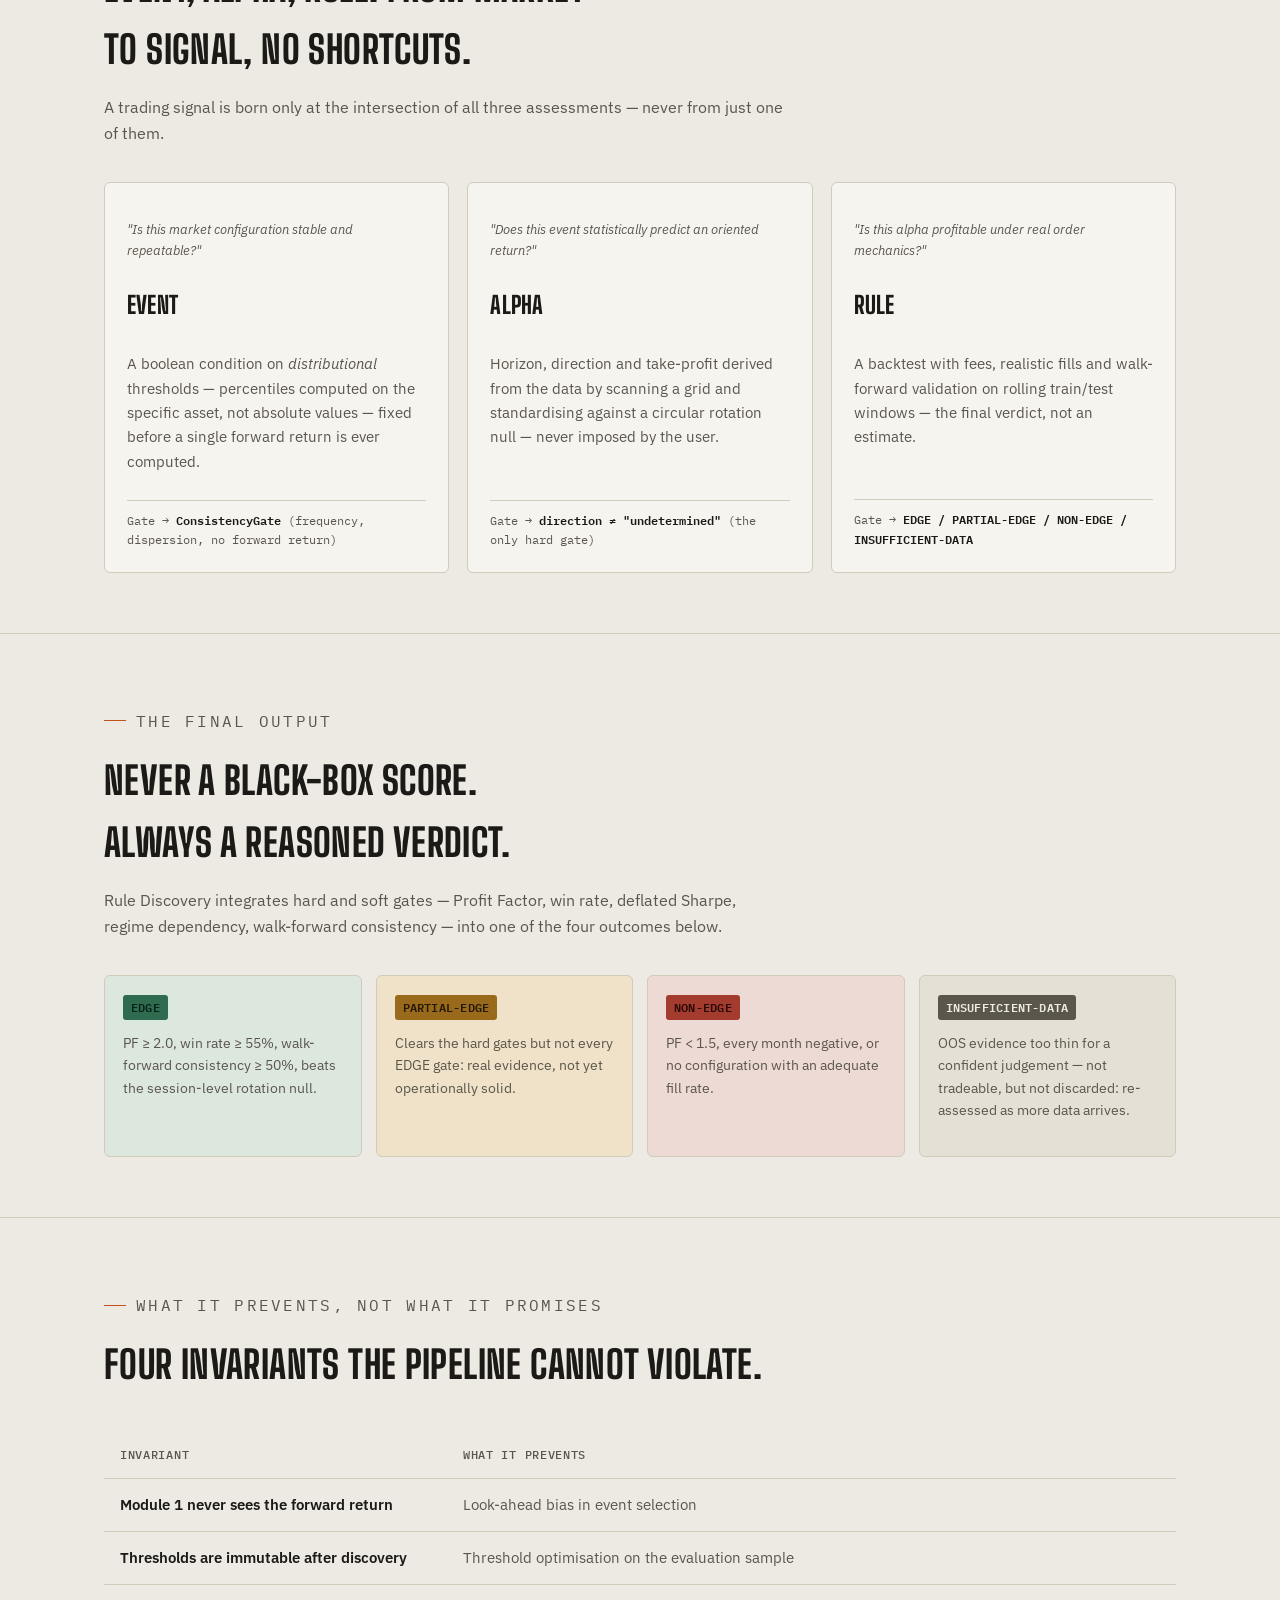
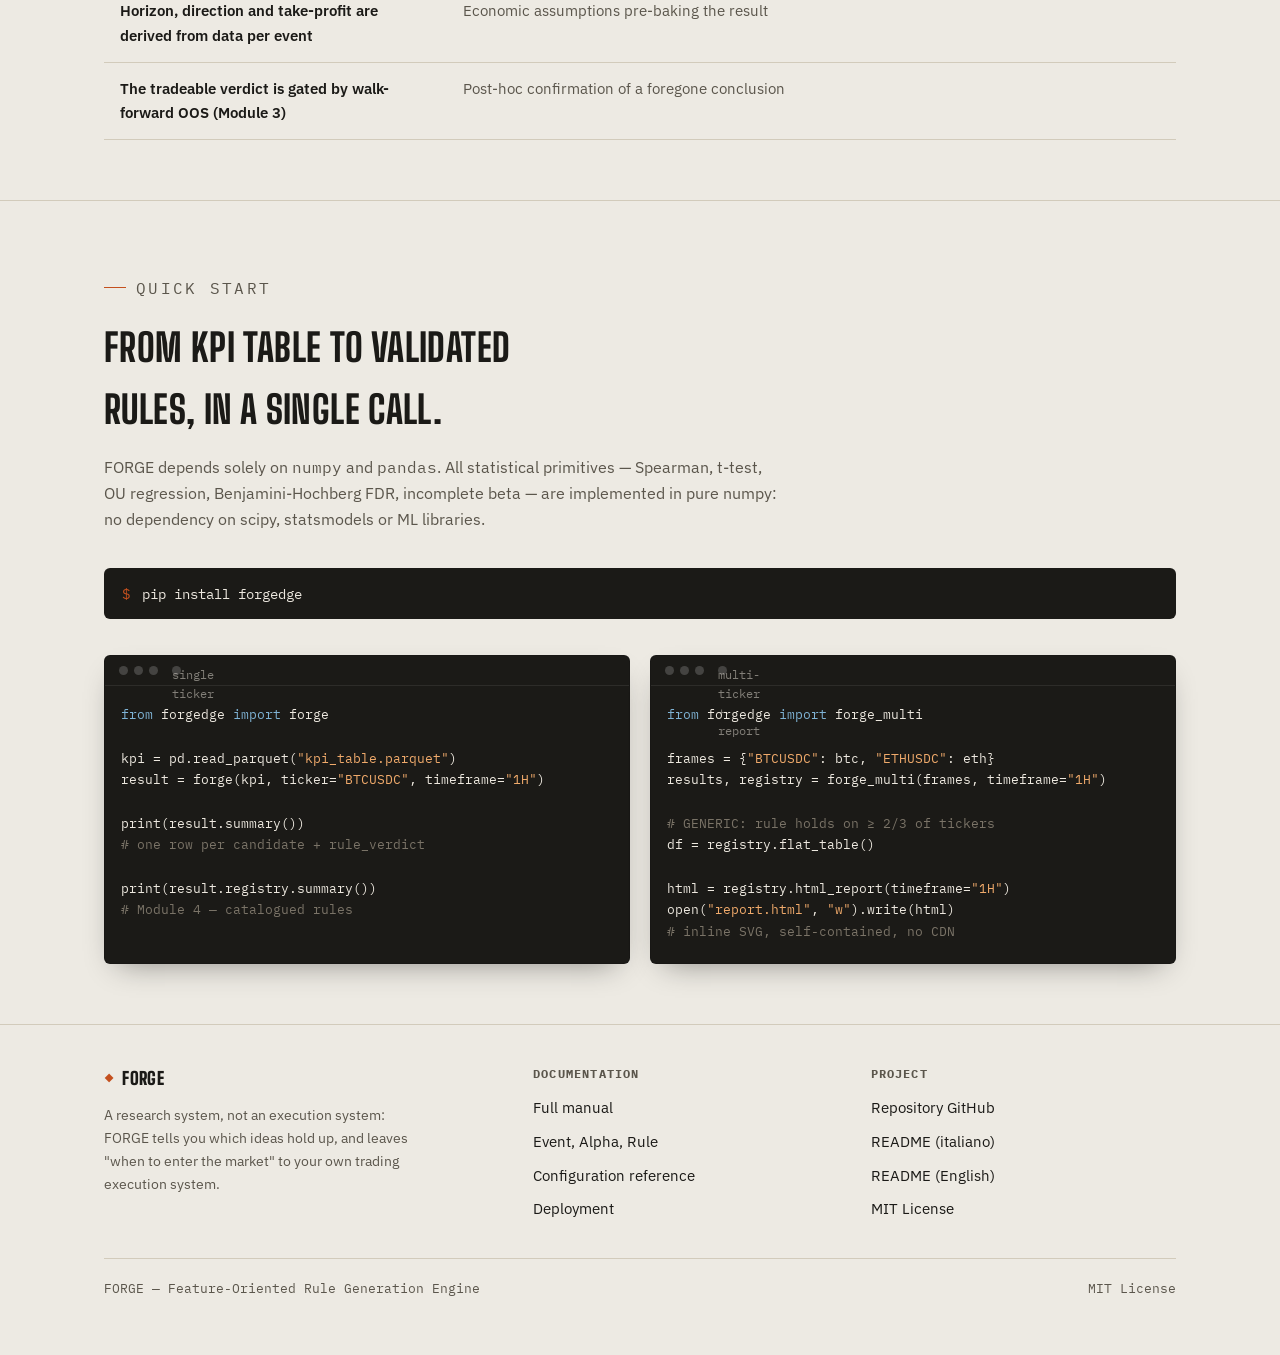
<file: docs/site/en/index.html>
<!DOCTYPE html>

<html lang="en">
<head>
<meta charset="utf-8"/>
<meta content="width=device-width, initial-scale=1, viewport-fit=cover" name="viewport"/>
<title>FORGE — Trading Rule Discovery Engine</title>
<meta content="FORGE is an open-source engine for the systematic discovery of algorithmic trading rules from historical market data, with an anti look-ahead-bias pipeline, walk-forward out-of-sample validation, and EDGE / PARTIAL-EDGE / NON-EDGE verdicts." name="description"/>
<meta content="forge, forgedge, FORGE trading, forge python, algorithmic trading, walk-forward backtest, look-ahead bias, quantitative research, python trading, KPI table, alpha discovery, event discovery, rule discovery, statistical edge, overfitting backtest" name="keywords"/>
<meta content="index, follow" name="robots"/>
<link href="https://forgedge.it/en/" rel="canonical"/><link href="https://forgedge.it/" hreflang="x-default" rel="alternate"/><link href="https://forgedge.it/en/" hreflang="en" rel="alternate"/><link href="https://forgedge.it/" hreflang="it" rel="alternate"/>
<meta content="https://forgedge.it/en/" property="og:url"/><meta content="website" property="og:type"/>
<meta content="FORGE — Feature-Oriented Rule Generation Engine" property="og:title"/>
<meta content="Systematic discovery of algorithmic trading rules, from KPI table to EDGE verdict, with no look-ahead bias and no in-sample optimisation." property="og:description"/>
<meta content="en_US" property="og:locale"/>
<meta content="summary_large_image" name="twitter:card"/>
<script type="application/ld+json">{
  "@context": "https://schema.org",
  "@type": "SoftwareApplication",
  "name": "FORGE",
  "alternateName": "forgedge",
  "applicationCategory": "FinanceApplication",
  "operatingSystem": "Cross-platform (Python)",
  "description": "Quantitative research system for the systematic discovery of algorithmic trading rules from historical market data, with a strictly separated module pipeline against look-ahead bias and overfitting.",
  "programmingLanguage": "Python",
  "license": "https://opensource.org/licenses/MIT",
  "offers": {
    "@type": "Offer",
    "price": "0",
    "priceCurrency": "USD"
  },
  "inLanguage": "en"
}</script>
<link href="https://fonts.googleapis.com" rel="preconnect"/>
<link crossorigin="" href="https://fonts.gstatic.com" rel="preconnect"/>
<link href="https://fonts.googleapis.com/css2?family=Big+Shoulders+Display:wght@600;700;800;900&amp;family=IBM+Plex+Sans:wght@400;500;600;700&amp;family=IBM+Plex+Mono:wght@400;500;600&amp;display=swap" rel="stylesheet"/>
<script data-website-id="7d0186f7-578d-4301-96b6-c63fd0201480" defer="" src="https://cloud.umami.is/script.js"></script>
<style>
  :root {
    --bg: #EDEAE3;
    --bg-elevated: #E2DEd4;
    --bg-card: #F6F4EF;
    --text: #1B1A17;
    --text-muted: #5B564C;
    --accent: #C4501E;
    --accent-strong: #9C3C15;
    --accent-soft: #EAD3BE;
    --border: #D2CBBB;
    --edge: #2F6B4F;
    --edge-soft: #DCE7DE;
    --partial: #9A6A1C;
    --partial-soft: #EFE2C8;
    --nonedge: #A33B2E;
    --nonedge-soft: #EDDAD4;
    --insuff: #5B564C;
    --insuff-soft: #E4E0D6;
    --mono-bg: #1B1A17;
    --mono-text: #EDE8DF;
    --shadow: 0 1px 0 rgba(27,26,23,0.06);
    color-scheme: light;
  }

  @media (prefers-color-scheme: dark) {
    :root:not([data-theme="light"]) {
      --bg: #14120F;
      --bg-elevated: #1C1916;
      --bg-card: #1E1B17;
      --text: #EDE8E0;
      --text-muted: #A79E92;
      --accent: #FF7A3D;
      --accent-strong: #FF9660;
      --accent-soft: #3B2418;
      --border: #322E27;
      --edge: #5FCE97;
      --edge-soft: #1D2C24;
      --partial: #E0A83D;
      --partial-soft: #302416;
      --nonedge: #E2665A;
      --nonedge-soft: #331F1C;
      --insuff: #A79E92;
      --insuff-soft: #26221C;
      --mono-bg: #0D0C0A;
      --mono-text: #E9E4DA;
      color-scheme: dark;
    }
  }

  :root[data-theme="dark"] {
    --bg: #14120F;
    --bg-elevated: #1C1916;
    --bg-card: #1E1B17;
    --text: #EDE8E0;
    --text-muted: #A79E92;
    --accent: #FF7A3D;
    --accent-strong: #FF9660;
    --accent-soft: #3B2418;
    --border: #322E27;
    --edge: #5FCE97;
    --edge-soft: #1D2C24;
    --partial: #E0A83D;
    --partial-soft: #302416;
    --nonedge: #E2665A;
    --nonedge-soft: #331F1C;
    --insuff: #A79E92;
    --insuff-soft: #26221C;
    --mono-bg: #0D0C0A;
    --mono-text: #E9E4DA;
    color-scheme: dark;
  }

  * { box-sizing: border-box; }
  html, body { margin: 0; padding: 0; }
  body {
    background: var(--bg);
    color: var(--text);
    font-family: "IBM Plex Sans", system-ui, sans-serif;
    font-size: 16px;
    line-height: 1.6;
    -webkit-font-smoothing: antialiased;
  }
  img { max-width: 100%; }
  [hidden] { display: none !important; }

  .wrap {
    max-width: 1120px;
    margin: 0 auto;
    padding-inline: 24px;
  }

  a { color: var(--accent-strong); }

  h1, h2, h3 {
    font-family: "Big Shoulders Display", "Arial Narrow", sans-serif;
    text-transform: uppercase;
    letter-spacing: 0.01em;
    font-weight: 800;
    text-wrap: balance;
    margin: 0;
    color: var(--text);
  }

  .eyebrow {
    font-family: "IBM Plex Mono", monospace;
    font-size: 0.78rem;
    letter-spacing: 0.14em;
    text-transform: uppercase;
    color: var(--accent-strong);
    display: flex;
    align-items: center;
    gap: 10px;
  }
  .eyebrow::before {
    content: "";
    width: 22px;
    height: 1px;
    background: var(--accent);
  }

  code, .mono, .verdict, .badge, .kpi { font-family: "IBM Plex Mono", monospace; }

  /* ---------- top bar ---------- */
  .topbar {
    position: sticky;
    top: env(safe-area-inset-top, 0px);
    z-index: 20;
    background: color-mix(in srgb, var(--bg) 88%, transparent);
    backdrop-filter: blur(8px);
    border-bottom: 1px solid var(--border);
  }
  .topbar-inner {
    display: flex;
    align-items: center;
    justify-content: space-between;
    padding-block: 14px;
    gap: 16px;
    flex-wrap: wrap;
    row-gap: 10px;
  }
  .brand {
    display: flex;
    align-items: baseline;
    gap: 8px;
    font-family: "Big Shoulders Display", sans-serif;
    font-weight: 900;
    font-size: 1.4rem;
    letter-spacing: 0.02em;
    text-transform: uppercase;
  }
  .brand .mark { color: var(--accent); }
  .brand small {
    font-family: "IBM Plex Mono", monospace;
    font-weight: 400;
    text-transform: none;
    letter-spacing: 0;
    font-size: 0.7rem;
    color: var(--text-muted);
  }
  .topnav {
    display: flex;
    gap: 22px;
    font-size: 0.88rem;
  }
  .topnav a { color: var(--text); text-decoration: none; }
  .topnav a:hover { color: var(--accent-strong); }
  .btn {
    font-family: "IBM Plex Mono", monospace;
    font-size: 0.82rem;
    font-weight: 600;
    padding: 8px 14px;
    border-radius: 3px;
    border: 1px solid var(--accent);
    color: var(--accent-strong);
    text-decoration: none;
    white-space: nowrap;
  }
  .btn.solid {
    background: var(--accent);
    color: #FBF6EF;
    border-color: var(--accent);
  }
  .langswitch {
    display: flex;
    border: 1px solid var(--border);
    border-radius: 4px;
    overflow: hidden;
    flex-shrink: 0;
  }
  .lang-btn {
    font-family: "IBM Plex Mono", monospace;
    font-size: 0.74rem;
    font-weight: 600;
    letter-spacing: 0.04em;
    padding: 6px 10px;
    background: transparent;
    border: none;
    color: var(--text-muted);
    cursor: pointer;
    text-decoration: none;
    display: inline-block;
  }
  .lang-btn + .lang-btn { border-left: 1px solid var(--border); }
  .lang-btn[aria-current="page"] { background: var(--accent); color: #FBF6EF; }
  .lang-btn:hover:not([aria-current="page"]) { color: var(--text); }
  .lang-btn:focus-visible { outline: 2px solid var(--accent-strong); outline-offset: 2px; }

  /* ---------- hero ---------- */
  .hero {
    padding-block: 64px 56px;
    border-bottom: 1px solid var(--border);
  }
  .hero-grid {
    display: grid;
    grid-template-columns: 1.15fr 0.85fr;
    gap: 48px;
    align-items: start;
  }
  h1.title {
    font-size: clamp(2.4rem, 5.4vw, 4.1rem);
    line-height: 0.98;
    margin-top: 14px;
  }
  h1.title .accent { color: var(--accent); }
  .lede {
    font-size: 1.1rem;
    color: var(--text-muted);
    max-width: 56ch;
    margin-top: 20px;
  }
  .hero-ctas {
    display: flex;
    gap: 12px;
    margin-top: 28px;
    flex-wrap: wrap;
  }
  .hero-stats {
    display: flex;
    gap: 28px;
    margin-top: 34px;
    flex-wrap: wrap;
  }
  .stat .num {
    font-family: "Big Shoulders Display", sans-serif;
    font-weight: 800;
    font-size: 1.6rem;
    color: var(--accent-strong);
  }
  .stat .lbl {
    font-size: 0.76rem;
    color: var(--text-muted);
    text-transform: uppercase;
    letter-spacing: 0.06em;
  }

  /* terminal panel */
  .terminal {
    background: var(--mono-bg);
    color: var(--mono-text);
    border-radius: 6px;
    overflow: hidden;
    box-shadow: 0 12px 30px -14px rgba(0,0,0,0.45);
    border: 1px solid color-mix(in srgb, var(--mono-bg) 60%, #000 10%);
  }
  .terminal-head {
    display: flex;
    align-items: center;
    gap: 6px;
    padding: 10px 14px;
    border-bottom: 1px solid rgba(255,255,255,0.08);
  }
  .terminal-head span {
    width: 9px; height: 9px; border-radius: 50%;
    background: rgba(255,255,255,0.18);
  }
  .terminal-head .path {
    margin-left: 8px;
    font-family: "IBM Plex Mono", monospace;
    font-size: 0.72rem;
    color: rgba(233,228,218,0.5);
  }
  .terminal pre {
    margin: 0;
    padding: 18px 16px 20px;
    font-family: "IBM Plex Mono", monospace;
    font-size: 0.82rem;
    line-height: 1.65;
    overflow-x: auto;
    white-space: pre;
  }
  .terminal .c1 { color: #7A7367; }
  .terminal .c2 { color: #6FBF9A; }
  .terminal .c3 { color: #F0AA6B; }
  .terminal .c4 { color: #7FB3D5; }

  /* ---------- sections ---------- */
  section { padding-block: 60px; border-bottom: 1px solid var(--border); }
  .section-head { max-width: 68ch; }
  .section-head h2 { font-size: clamp(1.7rem, 3.2vw, 2.4rem); margin-top: 10px; }
  .section-head p { color: var(--text-muted); margin-top: 14px; font-size: 1.02rem; }

  /* problem triptych */
  .triptych {
    display: grid;
    grid-template-columns: repeat(3, 1fr);
    gap: 1px;
    background: var(--border);
    border: 1px solid var(--border);
    margin-top: 36px;
    border-radius: 6px;
    overflow: hidden;
  }
  .flaw {
    background: var(--bg-card);
    padding: 26px 24px 28px;
  }
  .flaw .fnum {
    font-family: "IBM Plex Mono", monospace;
    font-size: 0.75rem;
    color: var(--accent-strong);
  }
  .flaw h3 {
    font-size: 1.15rem;
    text-transform: none;
    letter-spacing: 0;
    font-weight: 700;
    margin-top: 10px;
    font-family: "IBM Plex Sans", sans-serif;
  }
  .flaw p { color: var(--text-muted); margin-top: 10px; font-size: 0.95rem; }

  /* pipeline */
  .pipeline {
    margin-top: 40px;
    display: flex;
    flex-direction: column;
    gap: 0;
  }
  .stage {
    display: grid;
    grid-template-columns: 64px 1fr;
    gap: 20px;
    position: relative;
    padding-block: 22px;
  }
  .stage-rail {
    position: relative;
    display: flex;
    justify-content: center;
  }
  .stage-rail::before {
    content: "";
    position: absolute;
    top: 0; bottom: 0;
    width: 2px;
    background: var(--border);
  }
  .stage:first-child .stage-rail::before { top: 50%; }
  .stage:last-child .stage-rail::before { bottom: 50%; }
  .stage-num {
    position: relative;
    z-index: 1;
    width: 40px; height: 40px;
    border-radius: 50%;
    background: var(--bg);
    border: 2px solid var(--accent);
    color: var(--accent-strong);
    display: flex; align-items: center; justify-content: center;
    font-family: "IBM Plex Mono", monospace;
    font-weight: 600;
    font-size: 0.95rem;
    align-self: center;
  }
  .stage-body {
    background: var(--bg-card);
    border: 1px solid var(--border);
    border-radius: 6px;
    padding: 18px 22px;
  }
  .stage-body h3 {
    font-family: "IBM Plex Sans", sans-serif;
    text-transform: none;
    letter-spacing: 0;
    font-size: 1.12rem;
    font-weight: 700;
    display: flex;
    align-items: baseline;
    gap: 10px;
    flex-wrap: wrap;
  }
  .stage-body h3 .modtag {
    font-family: "IBM Plex Mono", monospace;
    font-size: 0.72rem;
    color: var(--text-muted);
    font-weight: 500;
  }
  .stage-body p { color: var(--text-muted); margin: 10px 0 0; font-size: 0.95rem; }
  .stage-body .out {
    margin-top: 12px;
    font-size: 0.8rem;
    color: var(--accent-strong);
  }
  .stage-body .out code {
    background: var(--accent-soft);
    padding: 2px 6px;
    border-radius: 3px;
    color: var(--accent-strong);
  }

  /* concepts */
  .concepts {
    display: grid;
    grid-template-columns: repeat(3, 1fr);
    gap: 18px;
    margin-top: 36px;
  }
  .concept {
    background: var(--bg-card);
    border: 1px solid var(--border);
    border-radius: 6px;
    padding: 22px;
    display: flex;
    flex-direction: column;
    gap: 12px;
  }
  .concept .q {
    font-size: 0.82rem;
    color: var(--text-muted);
    font-style: italic;
  }
  .concept h3 {
    font-size: 1.5rem;
  }
  .concept .gate {
    margin-top: auto;
    font-family: "IBM Plex Mono", monospace;
    font-size: 0.74rem;
    color: var(--text-muted);
    border-top: 1px solid var(--border);
    padding-top: 10px;
  }
  .concept .gate b { color: var(--text); font-weight: 600; }

  /* verdicts */
  .verdicts {
    display: grid;
    grid-template-columns: repeat(4, 1fr);
    gap: 14px;
    margin-top: 36px;
  }
  .vcard {
    border-radius: 6px;
    padding: 18px 18px 20px;
    border: 1px solid var(--border);
  }
  .vcard .badge {
    display: inline-block;
    font-size: 0.72rem;
    font-weight: 600;
    padding: 3px 8px;
    border-radius: 3px;
    letter-spacing: 0.02em;
  }
  .vcard p { margin-top: 12px; font-size: 0.88rem; color: var(--text-muted); }
  .vcard.edge { background: var(--edge-soft); }
  .vcard.edge .badge { background: var(--edge); color: #06241A; }
  .vcard.partial { background: var(--partial-soft); }
  .vcard.partial .badge { background: var(--partial); color: #241A05; }
  .vcard.nonedge { background: var(--nonedge-soft); }
  .vcard.nonedge .badge { background: var(--nonedge); color: #2A0A06; }
  .vcard.insuff { background: var(--insuff-soft); }
  .vcard.insuff .badge { background: var(--insuff); color: var(--bg); }

  /* invariants table */
  table.invariants {
    width: 100%;
    border-collapse: collapse;
    margin-top: 36px;
    font-size: 0.94rem;
  }
  table.invariants th, table.invariants td {
    text-align: left;
    padding: 14px 16px;
    border-bottom: 1px solid var(--border);
    vertical-align: top;
  }
  table.invariants th {
    font-family: "IBM Plex Mono", monospace;
    font-size: 0.72rem;
    text-transform: uppercase;
    letter-spacing: 0.06em;
    color: var(--text-muted);
    font-weight: 500;
  }
  table.invariants td:first-child { color: var(--text); font-weight: 600; width: 32%; }
  table.invariants td:last-child { color: var(--text-muted); }
  .tbl-scroll { overflow-x: auto; }

  /* quickstart */
  .quickstart-grid {
    margin-top: 36px;
    display: grid;
    grid-template-columns: 1fr 1fr;
    gap: 20px;
  }
  .install-line {
    display: flex;
    align-items: center;
    gap: 12px;
    background: var(--mono-bg);
    color: var(--mono-text);
    border-radius: 6px;
    padding: 14px 18px;
    font-family: "IBM Plex Mono", monospace;
    font-size: 0.9rem;
    margin-top: 36px;
  }
  .install-line .prompt { color: var(--accent); }

  /* footer */
  footer { padding-block: 40px 56px; }
  .foot-grid {
    display: grid;
    grid-template-columns: 1.3fr 1fr 1fr;
    gap: 32px;
  }
  footer h4 {
    font-family: "IBM Plex Mono", monospace;
    font-size: 0.74rem;
    text-transform: uppercase;
    letter-spacing: 0.1em;
    color: var(--text-muted);
    margin: 0 0 12px;
  }
  footer ul { list-style: none; margin: 0; padding: 0; display: flex; flex-direction: column; gap: 8px; }
  footer a { text-decoration: none; color: var(--text); font-size: 0.92rem; }
  footer a:hover { color: var(--accent-strong); }
  .foot-bottom {
    margin-top: 36px;
    padding-top: 20px;
    border-top: 1px solid var(--border);
    display: flex;
    justify-content: space-between;
    flex-wrap: wrap;
    gap: 10px;
    font-size: 0.8rem;
    color: var(--text-muted);
    font-family: "IBM Plex Mono", monospace;
  }

  @media (max-width: 860px) {
    .hero-grid { grid-template-columns: 1fr; }
    .triptych { grid-template-columns: 1fr; }
    .concepts { grid-template-columns: 1fr; }
    .verdicts { grid-template-columns: 1fr 1fr; }
    .quickstart-grid { grid-template-columns: 1fr; }
    .foot-grid { grid-template-columns: 1fr; }
    .topnav { display: none; }
  }
  @media (max-width: 480px) {
    .verdicts { grid-template-columns: 1fr; }
    .brand small { display: none; }
  }
</style>
</head>
<body>
<div class="topbar">
<div class="wrap topbar-inner">
<div class="brand"><span class="mark">◆</span>FORGE<small>feature-oriented rule generation engine</small></div>
<nav class="topnav">
<a href="#problema">The problem</a>
<a href="#pipeline">Pipeline</a>
<a href="#concetti">Event · Alpha · Rule</a>
<a href="#verdetti">Verdicts</a>
<a href="#quickstart">Quick start</a>
</nav>

<div aria-label="Lingua / Language" class="langswitch" role="group"><a class="lang-btn" href="/">IT</a><a aria-current="page" class="lang-btn" href="/en/">EN</a></div>
<div style="display:flex; gap:8px;">
<a class="btn solid" href="https://github.com/mattcond/forgedge" rel="noopener" target="_blank">GitHub ↗</a>
<a class="btn" href="https://pypi.org/project/forgedge/" rel="noopener" target="_blank">PyPI ↗</a>
</div>
</div>
</div>
<header class="hero">
<div class="wrap hero-grid">
<div>
<p class="eyebrow">Quantitative research · Python</p>
<h1 class="title">Every pattern<br/>deserves an<span class="accent"> honest verdict.</span></h1>
<p class="lede">FORGE is an open-source engine for the <strong>systematic discovery of algorithmic trading rules</strong> from historical market data. It takes a KPI table, extracts events with stable temporal structure, measures their predictive power, and puts them through a realistic backtest — strictly separating every stage so the signal never "learns" the future ahead of time.</p>
<div class="hero-ctas">
<a class="btn solid" href="#quickstart">Try the pipeline</a>
<a class="btn" href="#pipeline">How it works →</a>
</div>
<div class="hero-stats">
<div class="stat"><div class="num">5</div><div class="lbl">pipeline modules</div></div>
<div class="stat"><div class="num">0</div><div class="lbl">dependencies beyond numpy/pandas</div></div>
<div class="stat"><div class="num">4</div><div class="lbl">possible verdicts</div></div>
<div class="stat"><div class="num">MIT</div><div class="lbl">license</div></div>
</div>
</div>
<div aria-label="Example usage of the forgedge Python library" class="terminal" role="img">
<div class="terminal-head"><span></span><span></span><span></span><span class="path">python3 · quickstart.py</span></div>
<pre><span class="c1">&gt;&gt;&gt;</span> <span class="c4">from</span> forgedge <span class="c4">import</span> forge
<span class="c1">&gt;&gt;&gt;</span> kpi = pd.read_parquet(<span class="c3">"kpi_table.parquet"</span>)
<span class="c1">&gt;&gt;&gt;</span>
<span class="c1"># full pipeline: from KPI table to validated rules</span>
<span class="c1">&gt;&gt;&gt;</span> result = forge(kpi, ticker=<span class="c3">"BTCUSDC"</span>, timeframe=<span class="c3">"1H"</span>)
<span class="c1">&gt;&gt;&gt;</span>
<span class="c1"># EDGE / PARTIAL-EDGE only, with reasoning attached</span>
<span class="c1">&gt;&gt;&gt;</span> <span class="c4">for</span> contract, response <span class="c4">in</span> result.edges():
<span class="c1">...</span>     print(contract.alpha_id, response.verdict)
<span class="c2">rsi14_spread_ema9_25   EDGE</span>
<span class="c2">bb_width_p20_break     PARTIAL-EDGE</span></pre>
</div>
</div>
</header>
<section id="problema">
<div class="wrap">
<div class="section-head">
<p class="eyebrow">The problem</p>
<h2>"It would have worked in the past" is the most dangerous sentence in quant research.</h2>
<p>Given enough time, any pattern can be made to look like an edge: just pick the right thresholds after seeing the returns. FORGE exists to close three recurring gaps, one by one.</p>
</div>
<div class="triptych">
<article class="flaw">
<p class="fnum">01</p>
<h3>Look-ahead bias</h3>
<p>If an event's threshold is chosen by looking at how much it returns, the threshold already "knows" the future. Every backtest that follows is circular, not predictive.</p>
</article>
<article class="flaw">
<p class="fnum">02</p>
<h3>In-sample optimisation</h3>
<p>Searching for the best horizon, take-profit and filter on the same data used to measure the Profit Factor produces a PF that reflects sample noise, not real structure.</p>
</article>
<article class="flaw">
<p class="fnum">03</p>
<h3>Statistics ≠ profitability</h3>
<p>A statistically predictive event is not automatically profitable: fees, unfilled limit orders and horizons that must close regardless change everything.</p>
</article>
</div>
</div>
</section>
<section id="pipeline">
<div class="wrap">
<div class="section-head">
<p class="eyebrow">5-module pipeline</p>
<h2>Each module answers exactly one question, and passes forward only a formal artefact.</h2>
<p>No module accesses the next module's data. No threshold is recalibrated after discovery. The flow runs in one direction only: from the KPI table to the final report.</p>
</div>
<div class="pipeline">
<div class="stage">
<div class="stage-rail"><div class="stage-num">0</div></div>
<div class="stage-body">
<h3>Market Context <span class="modtag">regime classification</span></h3>
<p>Classifies every bar of the KPI table by market regime across 5 levels, so the discovered edge can later be read for context dependency too.</p>
<div class="out">Output → <code>regime</code>, <code>regime_stable</code></div>
</div>
</div>
<div class="stage">
<div class="stage-rail"><div class="stage-num">1</div></div>
<div class="stage-body">
<h3>Event Discovery <span class="modtag">no forward return</span></h3>
<p>Discovers boolean conditions purely from the temporal structure of indicators — frequency, dispersion, monthly stability. The forward return never enters this module.</p>
<div class="out">Output → <code>list[EventCandidate]</code></div>
</div>
</div>
<div class="stage">
<div class="stage-rail"><div class="stage-num">2</div></div>
<div class="stage-body">
<h3>Alpha Discovery <span class="modtag">data-derived target</span></h3>
<p>First exposure to the forward return. Horizon, direction and take-profit are never assumed: they are measured per event and confirmed on an out-of-sample tail never touched before.</p>
<div class="out">Output → <code>list[AlphaContract]</code></div>
</div>
</div>
<div class="stage">
<div class="stage-rail"><div class="stage-num">3</div></div>
<div class="stage-body">
<h3>Rule Discovery <span class="modtag">realistic backtest</span></h3>
<p>Order mechanics, per-side fees, market or limit entry, walk-forward validation on rolling windows. This is where the operational verdict is born.</p>
<div class="out">Output → <code>EDGE / PARTIAL-EDGE / NON-EDGE</code> + operational parameters</div>
</div>
</div>
<div class="stage">
<div class="stage-rail"><div class="stage-num">4</div></div>
<div class="stage-body">
<h3>Rule Registry <span class="modtag">cross-ticker generalisation</span></h3>
<p>Deduplicates discovered rules, re-backtests them on other assets, and classifies them by genericity. Produces a flat table and a self-contained HTML report.</p>
<div class="out">Output → table + <code>report.html</code> (inline SVG, no CDN)</div>
</div>
</div>
</div>
</div>
</section>
<section id="concetti">
<div class="wrap">
<div class="section-head">
<p class="eyebrow">Three concepts, three boundaries</p>
<h2>Event, Alpha, Rule: from market to signal, no shortcuts.</h2>
<p>A trading signal is born only at the intersection of all three assessments — never from just one of them.</p>
</div>
<div class="concepts">
<article class="concept">
<p class="q">"Is this market configuration stable and repeatable?"</p>
<h3>Event</h3>
<p style="color:var(--text-muted); font-size:0.95rem;">A boolean condition on <em>distributional</em> thresholds — percentiles computed on the specific asset, not absolute values — fixed before a single forward return is ever computed.</p>
<div class="gate">Gate → <b>ConsistencyGate</b> (frequency, dispersion, no forward return)</div>
</article>
<article class="concept">
<p class="q">"Does this event statistically predict an oriented return?"</p>
<h3>Alpha</h3>
<p style="color:var(--text-muted); font-size:0.95rem;">Horizon, direction and take-profit derived from the data by scanning a grid and standardising against a circular rotation null — never imposed by the user.</p>
<div class="gate">Gate → <b>direction ≠ "undetermined"</b> (the only hard gate)</div>
</article>
<article class="concept">
<p class="q">"Is this alpha profitable under real order mechanics?"</p>
<h3>Rule</h3>
<p style="color:var(--text-muted); font-size:0.95rem;">A backtest with fees, realistic fills and walk-forward validation on rolling train/test windows — the final verdict, not an estimate.</p>
<div class="gate">Gate → <b>EDGE / PARTIAL-EDGE / NON-EDGE / INSUFFICIENT-DATA</b></div>
</article>
</div>
</div>
</section>
<section id="verdetti">
<div class="wrap">
<div class="section-head">
<p class="eyebrow">The final output</p>
<h2>Never a black-box score. Always a reasoned verdict.</h2>
<p>Rule Discovery integrates hard and soft gates — Profit Factor, win rate, deflated Sharpe, regime dependency, walk-forward consistency — into one of the four outcomes below.</p>
</div>
<div class="verdicts">
<div class="vcard edge">
<span class="badge">EDGE</span>
<p>PF ≥ 2.0, win rate ≥ 55%, walk-forward consistency ≥ 50%, beats the session-level rotation null.</p>
</div>
<div class="vcard partial">
<span class="badge">PARTIAL-EDGE</span>
<p>Clears the hard gates but not every EDGE gate: real evidence, not yet operationally solid.</p>
</div>
<div class="vcard nonedge">
<span class="badge">NON-EDGE</span>
<p>PF &lt; 1.5, every month negative, or no configuration with an adequate fill rate.</p>
</div>
<div class="vcard insuff">
<span class="badge">INSUFFICIENT-DATA</span>
<p>OOS evidence too thin for a confident judgement — not tradeable, but not discarded: re-assessed as more data arrives.</p>
</div>
</div>
</div>
</section>
<section id="invarianti">
<div class="wrap">
<div class="section-head">
<p class="eyebrow">What it prevents, not what it promises</p>
<h2>Four invariants the pipeline cannot violate.</h2>
</div>
<div class="tbl-scroll">
<table class="invariants">
<thead>
<tr><th>Invariant</th><th>What it prevents</th></tr>
</thead>
<tbody>
<tr>
<td>Module 1 never sees the forward return</td>
<td>Look-ahead bias in event selection</td>
</tr>
<tr>
<td>Thresholds are immutable after discovery</td>
<td>Threshold optimisation on the evaluation sample</td>
</tr>
<tr>
<td>Horizon, direction and take-profit are derived from data per event</td>
<td>Economic assumptions pre-baking the result</td>
</tr>
<tr>
<td>The tradeable verdict is gated by walk-forward OOS (Module 3)</td>
<td>Post-hoc confirmation of a foregone conclusion</td>
</tr>
</tbody>
</table>
</div>
</div>
</section>
<section id="quickstart">
<div class="wrap">
<div class="section-head">
<p class="eyebrow">Quick start</p>
<h2>From KPI table to validated rules, in a single call.</h2>
<p>FORGE depends solely on <code>numpy</code> and <code>pandas</code>. All statistical primitives — Spearman, t-test, OU regression, Benjamini-Hochberg FDR, incomplete beta — are implemented in pure numpy: no dependency on scipy, statsmodels or ML libraries.</p>
</div>
<div class="install-line"><span class="prompt">$</span> pip install forgedge</div>
<div class="quickstart-grid">
<div class="terminal">
<div class="terminal-head"><span></span><span></span><span></span><span class="path">single ticker</span></div>
<pre><span class="c4">from</span> forgedge <span class="c4">import</span> forge

kpi = pd.read_parquet(<span class="c3">"kpi_table.parquet"</span>)
result = forge(kpi, ticker=<span class="c3">"BTCUSDC"</span>, timeframe=<span class="c3">"1H"</span>)

print(result.summary())
<span class="c1"># one row per candidate + rule_verdict</span>

print(result.registry.summary())
<span class="c1"># Module 4 — catalogued rules</span></pre>
</div>
<div class="terminal">
<div class="terminal-head"><span></span><span></span><span></span><span class="path">multi-ticker + report</span></div>
<pre><span class="c4">from</span> forgedge <span class="c4">import</span> forge_multi

frames = {<span class="c3">"BTCUSDC"</span>: btc, <span class="c3">"ETHUSDC"</span>: eth}
results, registry = forge_multi(frames, timeframe=<span class="c3">"1H"</span>)

<span class="c1"># GENERIC: rule holds on ≥ 2/3 of tickers</span>
df = registry.flat_table()

html = registry.html_report(timeframe=<span class="c3">"1H"</span>)
open(<span class="c3">"report.html"</span>, <span class="c3">"w"</span>).write(html)
<span class="c1"># inline SVG, self-contained, no CDN</span></pre>
</div>
</div>
</div>
</section>
<footer>
<div class="wrap">
<div class="foot-grid">
<div>
<div class="brand" style="font-size:1.1rem;"><span class="mark">◆</span>FORGE</div>
<p style="color:var(--text-muted); font-size:0.9rem; max-width:38ch; margin-top:10px;">A research system, not an execution system: FORGE tells you which ideas hold up, and leaves "when to enter the market" to your own trading execution system.</p>
</div>
<div>
<h4>Documentation</h4>
<ul>
<li><a href="/docs/manual-en.html">Full manual</a></li>
<li><a href="/docs/concepts-en.html">Event, Alpha, Rule</a></li>
<li><a href="/docs/configuration-en.html">Configuration reference</a></li>
<li><a href="/docs/deployment-en.html">Deployment</a></li>
</ul>
</div>
<div>
<h4>Project</h4>
<ul>
<li><a href="https://github.com/mattcond/forgedge" rel="noopener" target="_blank">Repository GitHub</a></li>
<li><a href="/docs/readme-it.html">README (italiano)</a></li>
<li><a href="/docs/readme-en.html">README (English)</a></li>
<li><a href="/docs/license.html">MIT License</a></li>
</ul>
</div>
</div>
<div class="foot-bottom">
<span>FORGE — Feature-Oriented Rule Generation Engine</span>
<span>MIT License</span>
</div>
</div>
</footer>

</body>
</html>
</file>
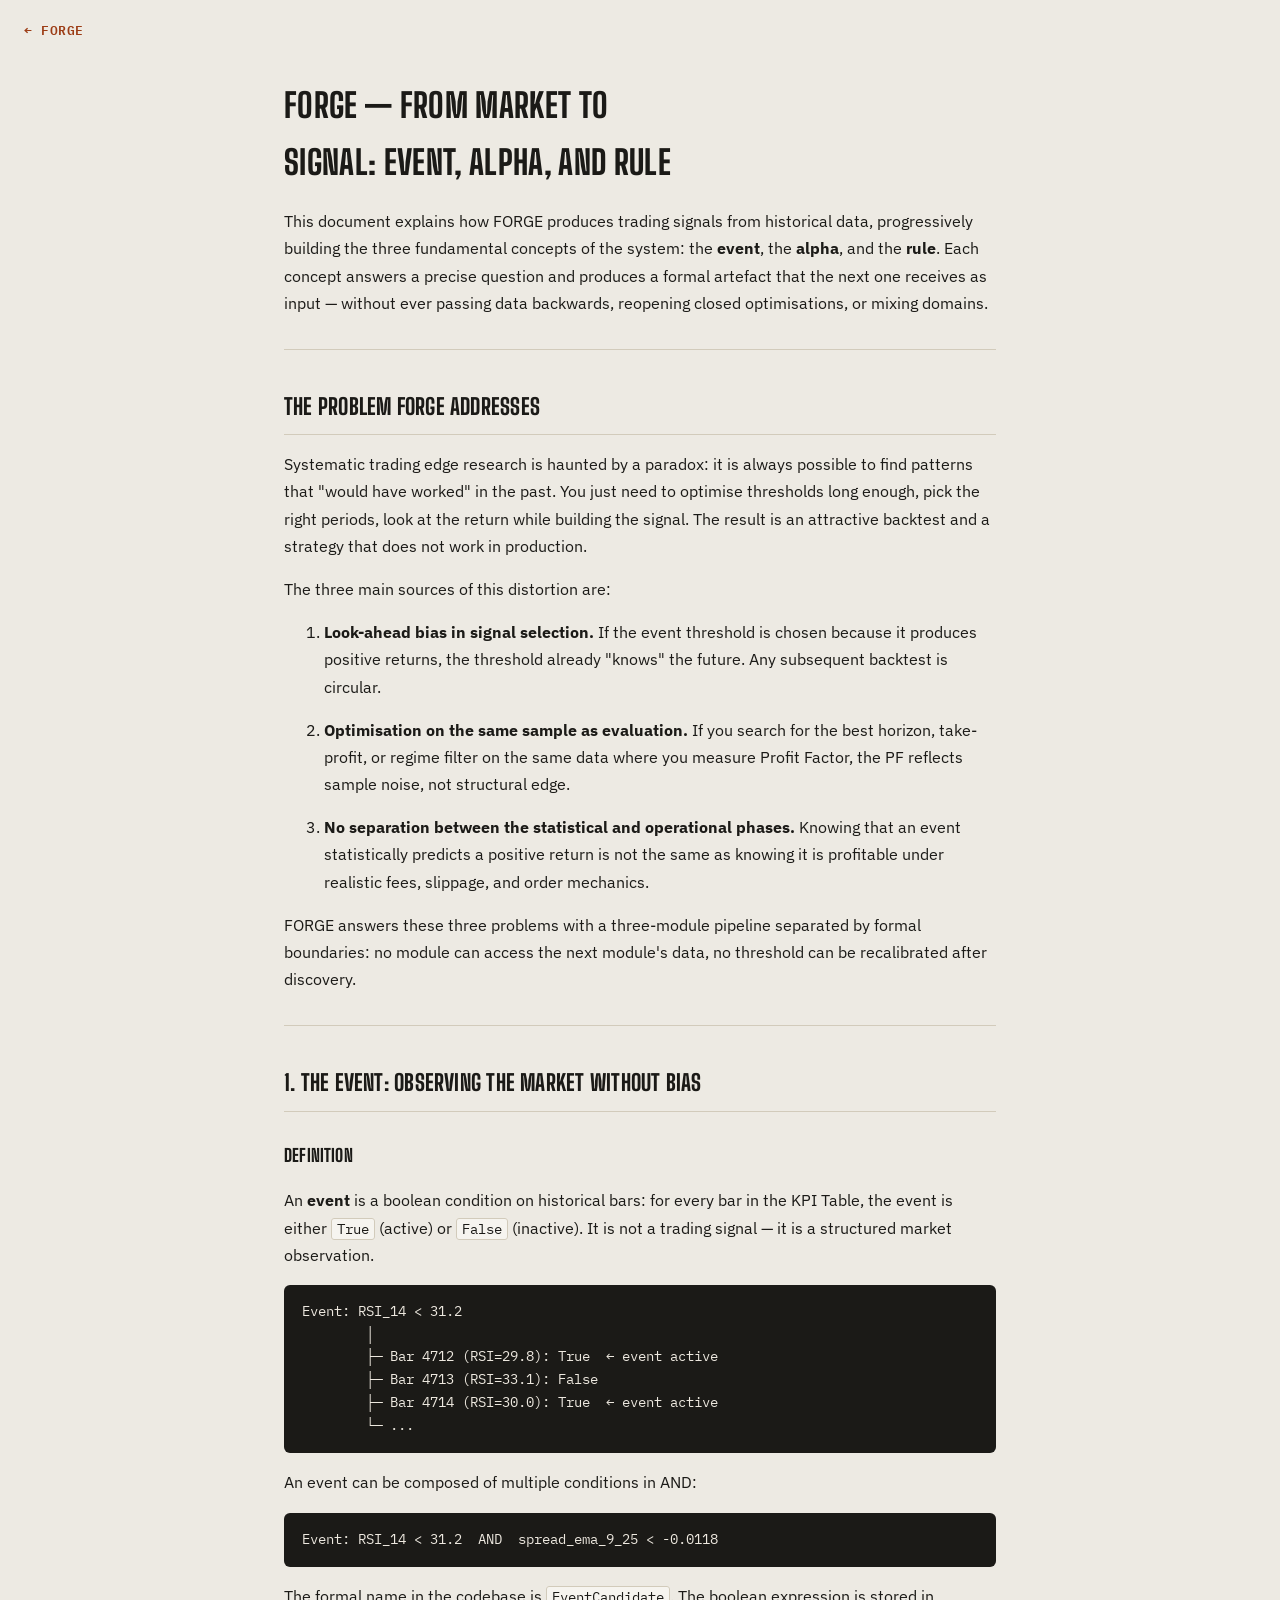
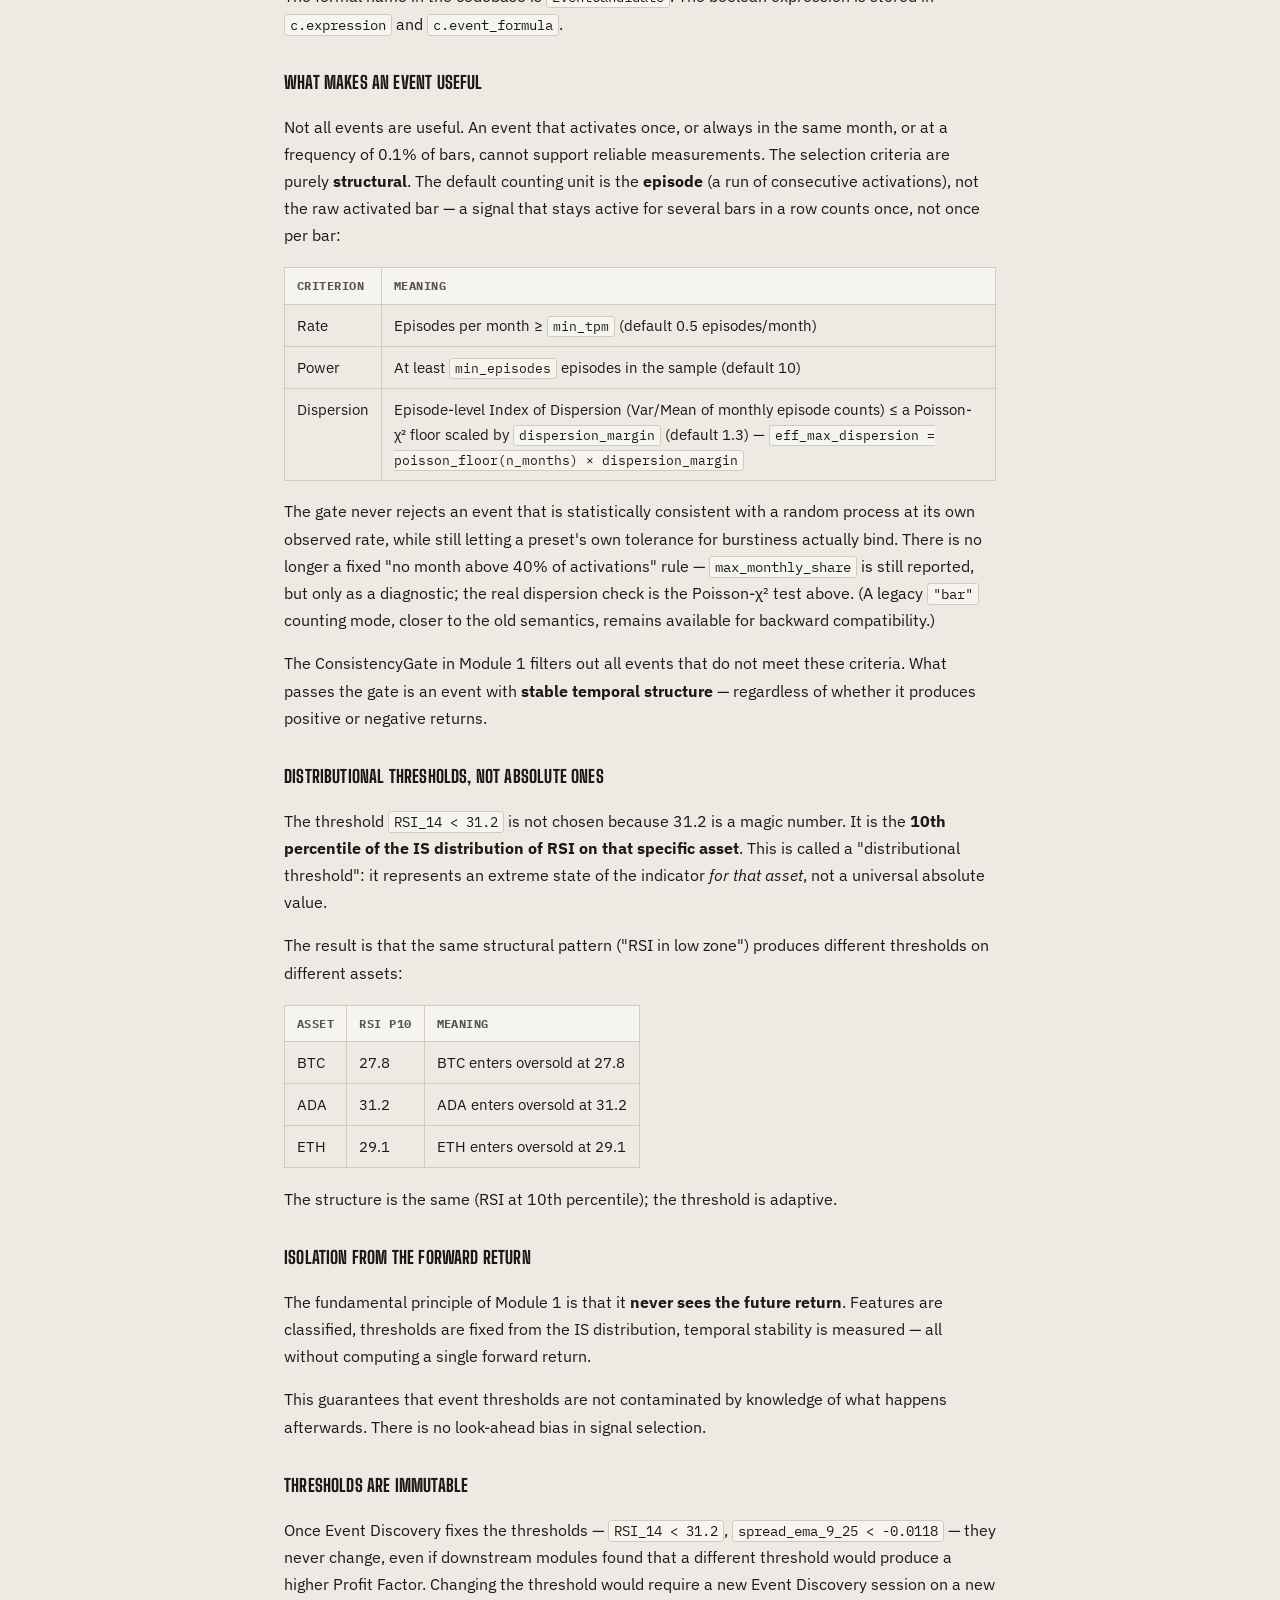
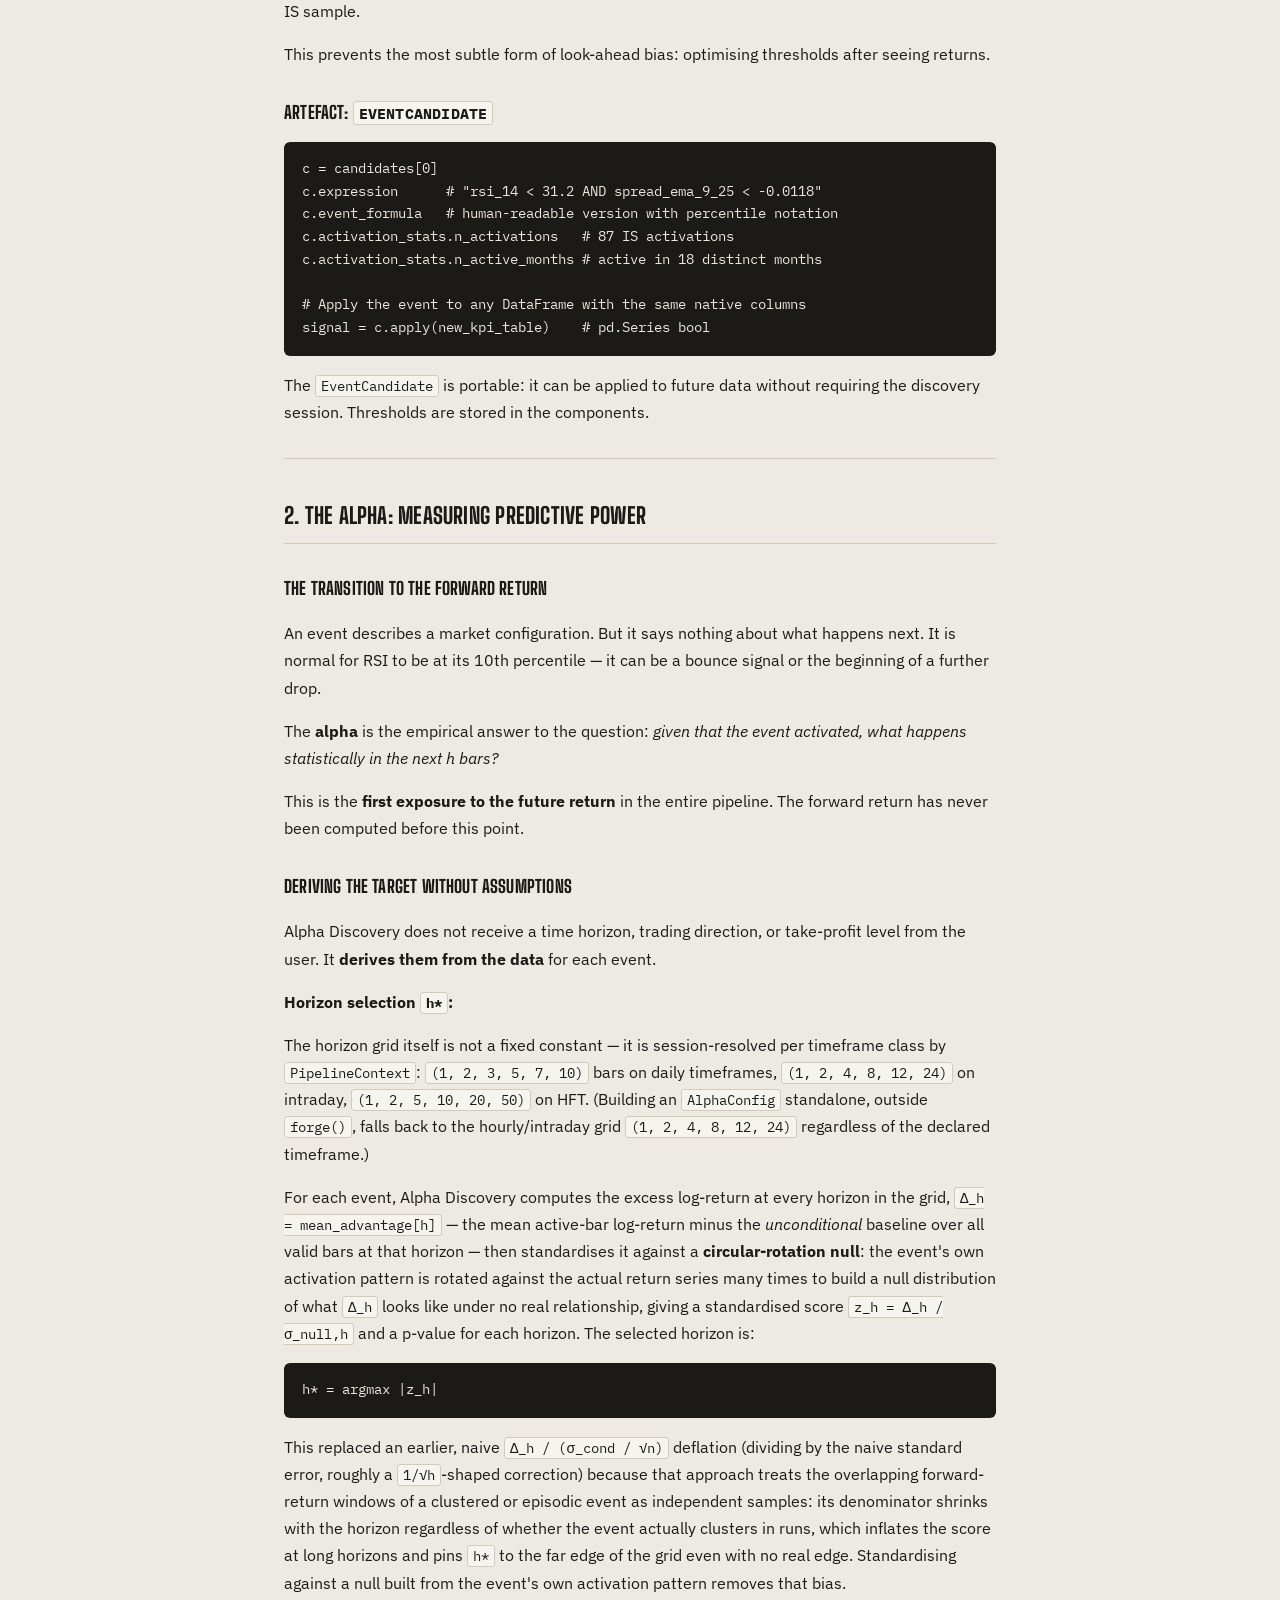
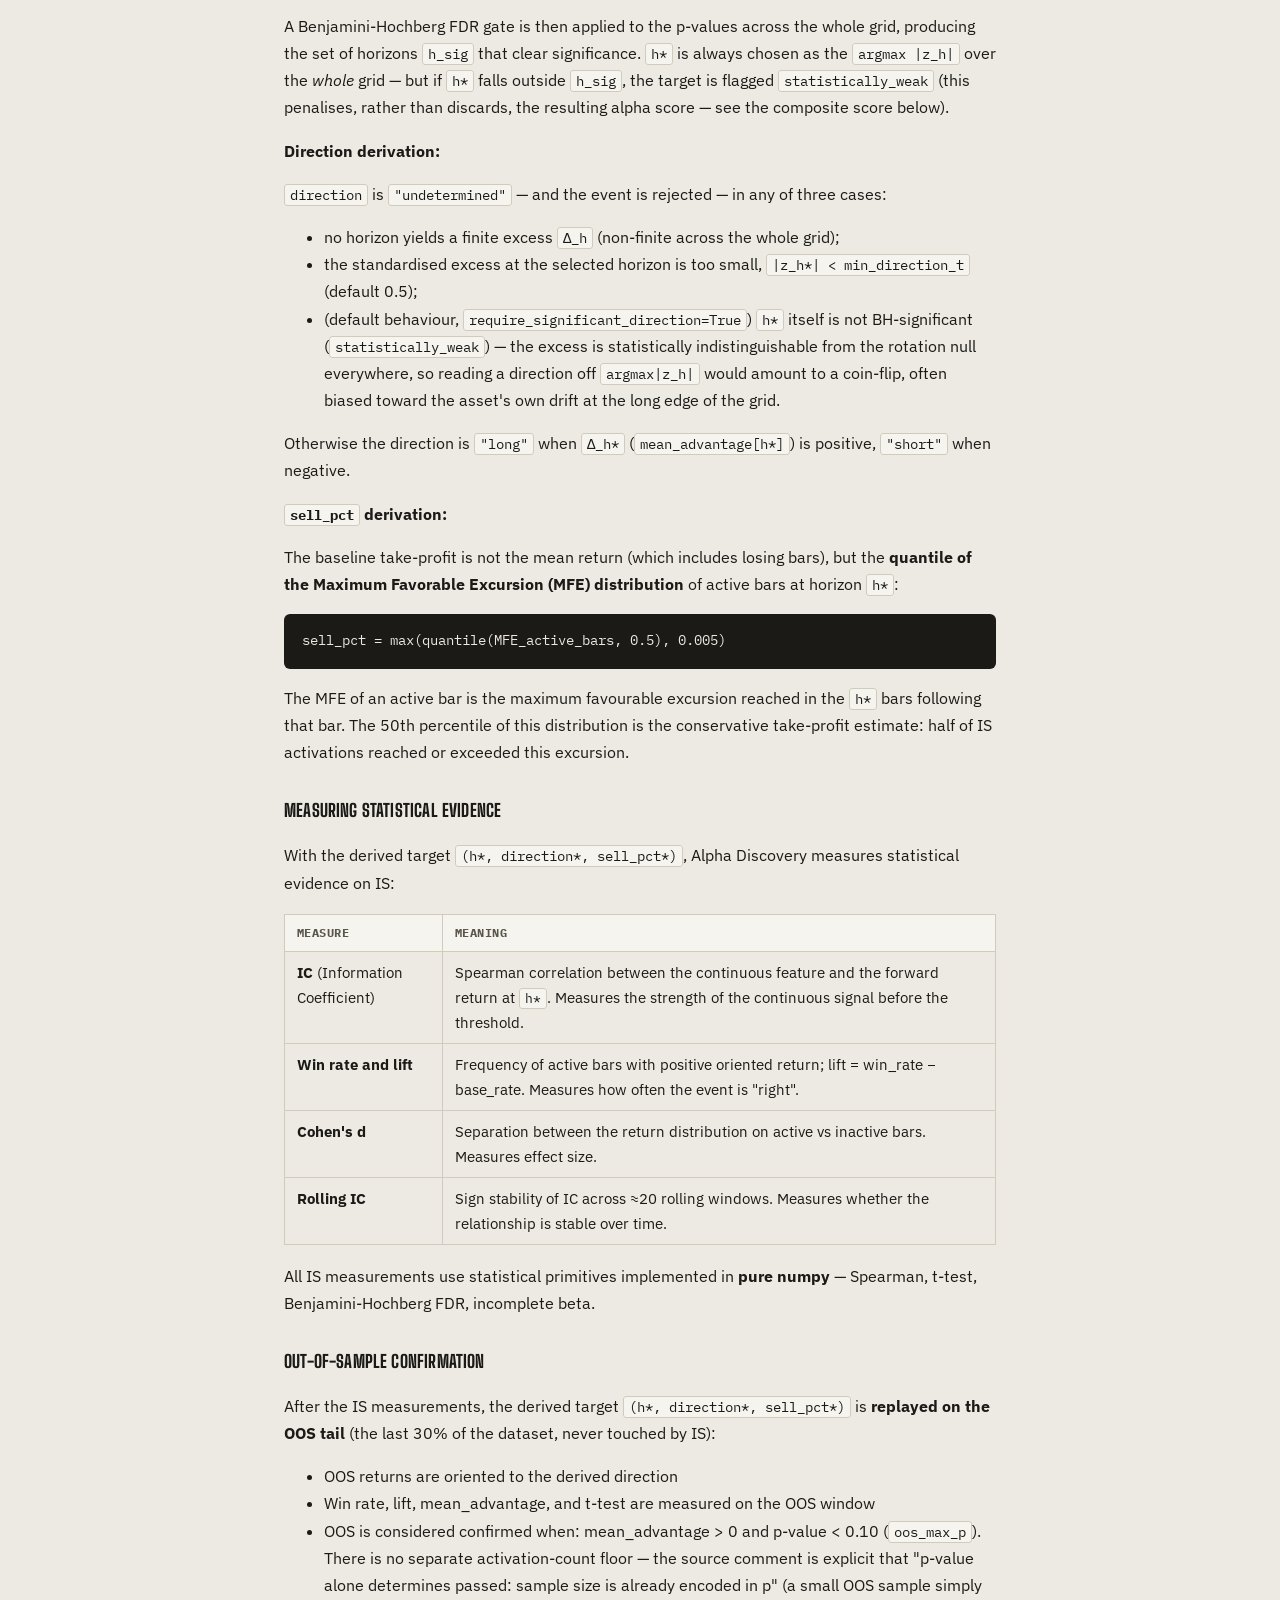
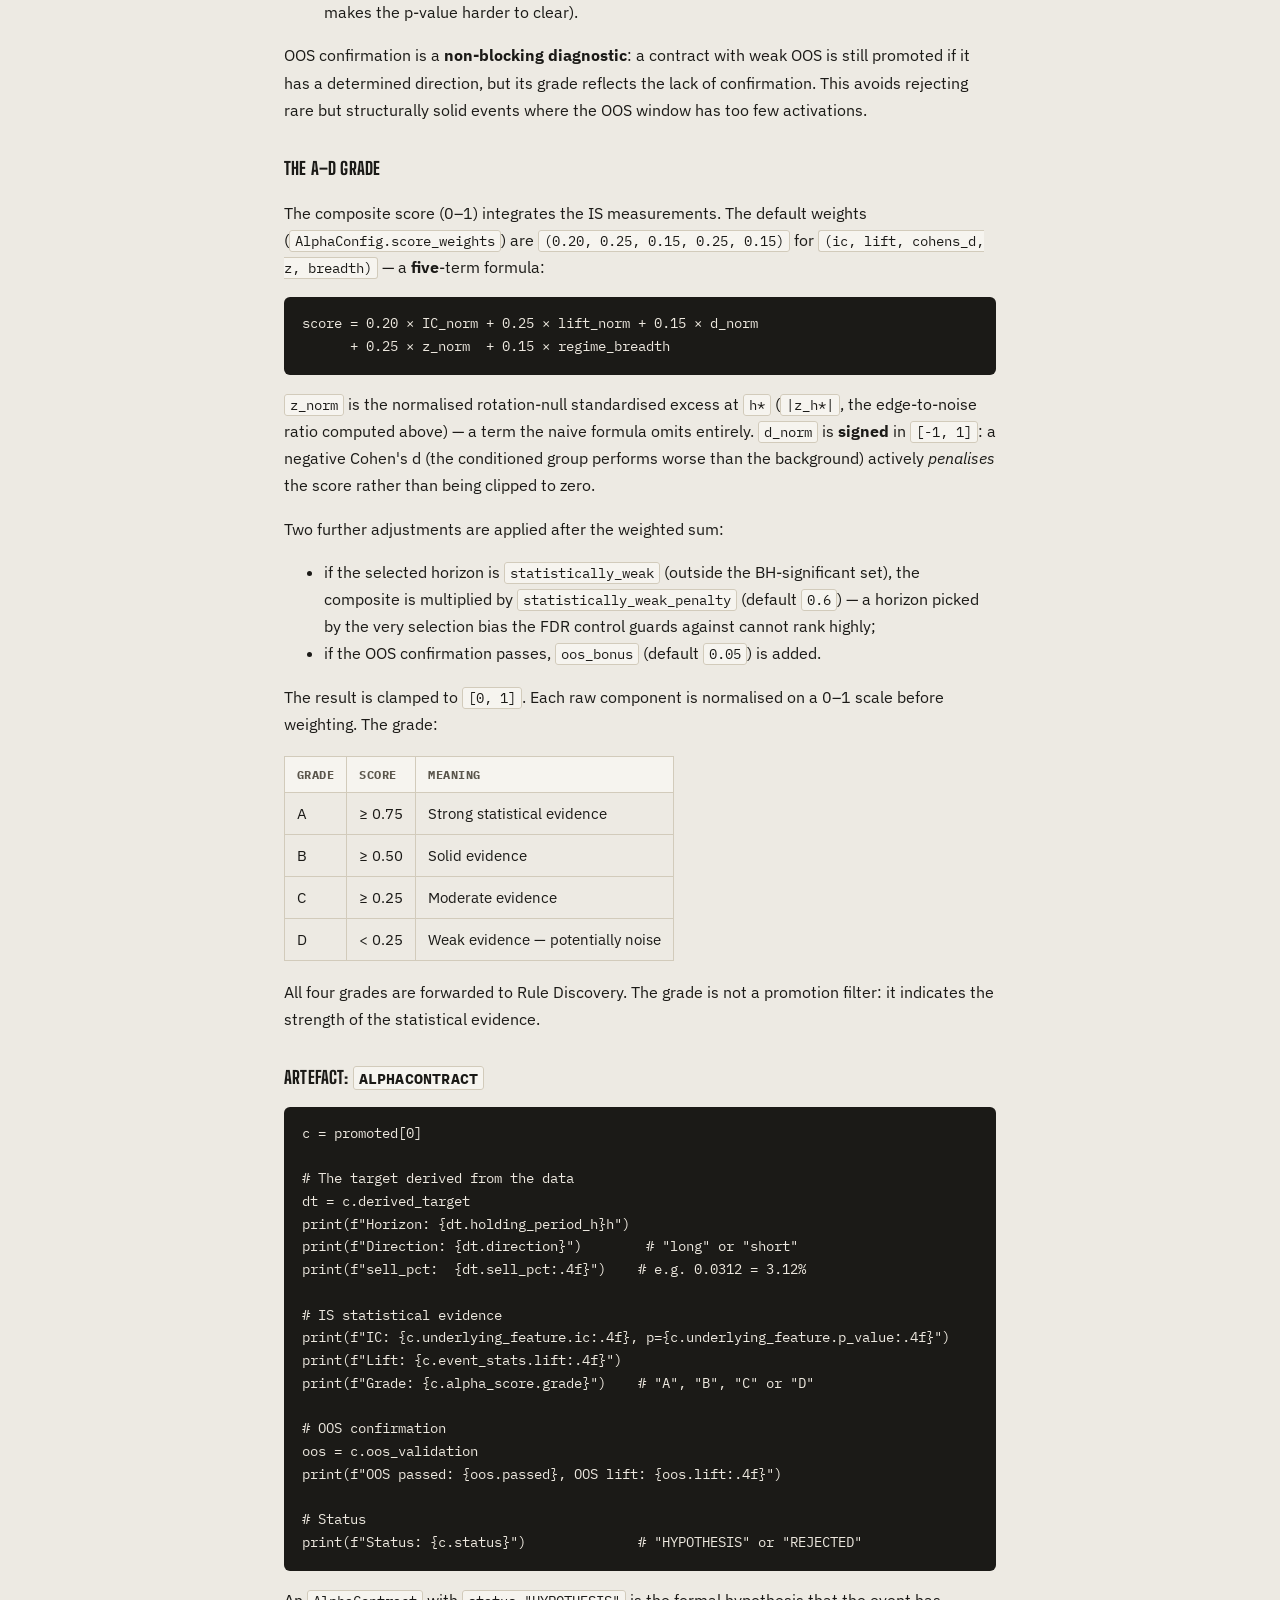
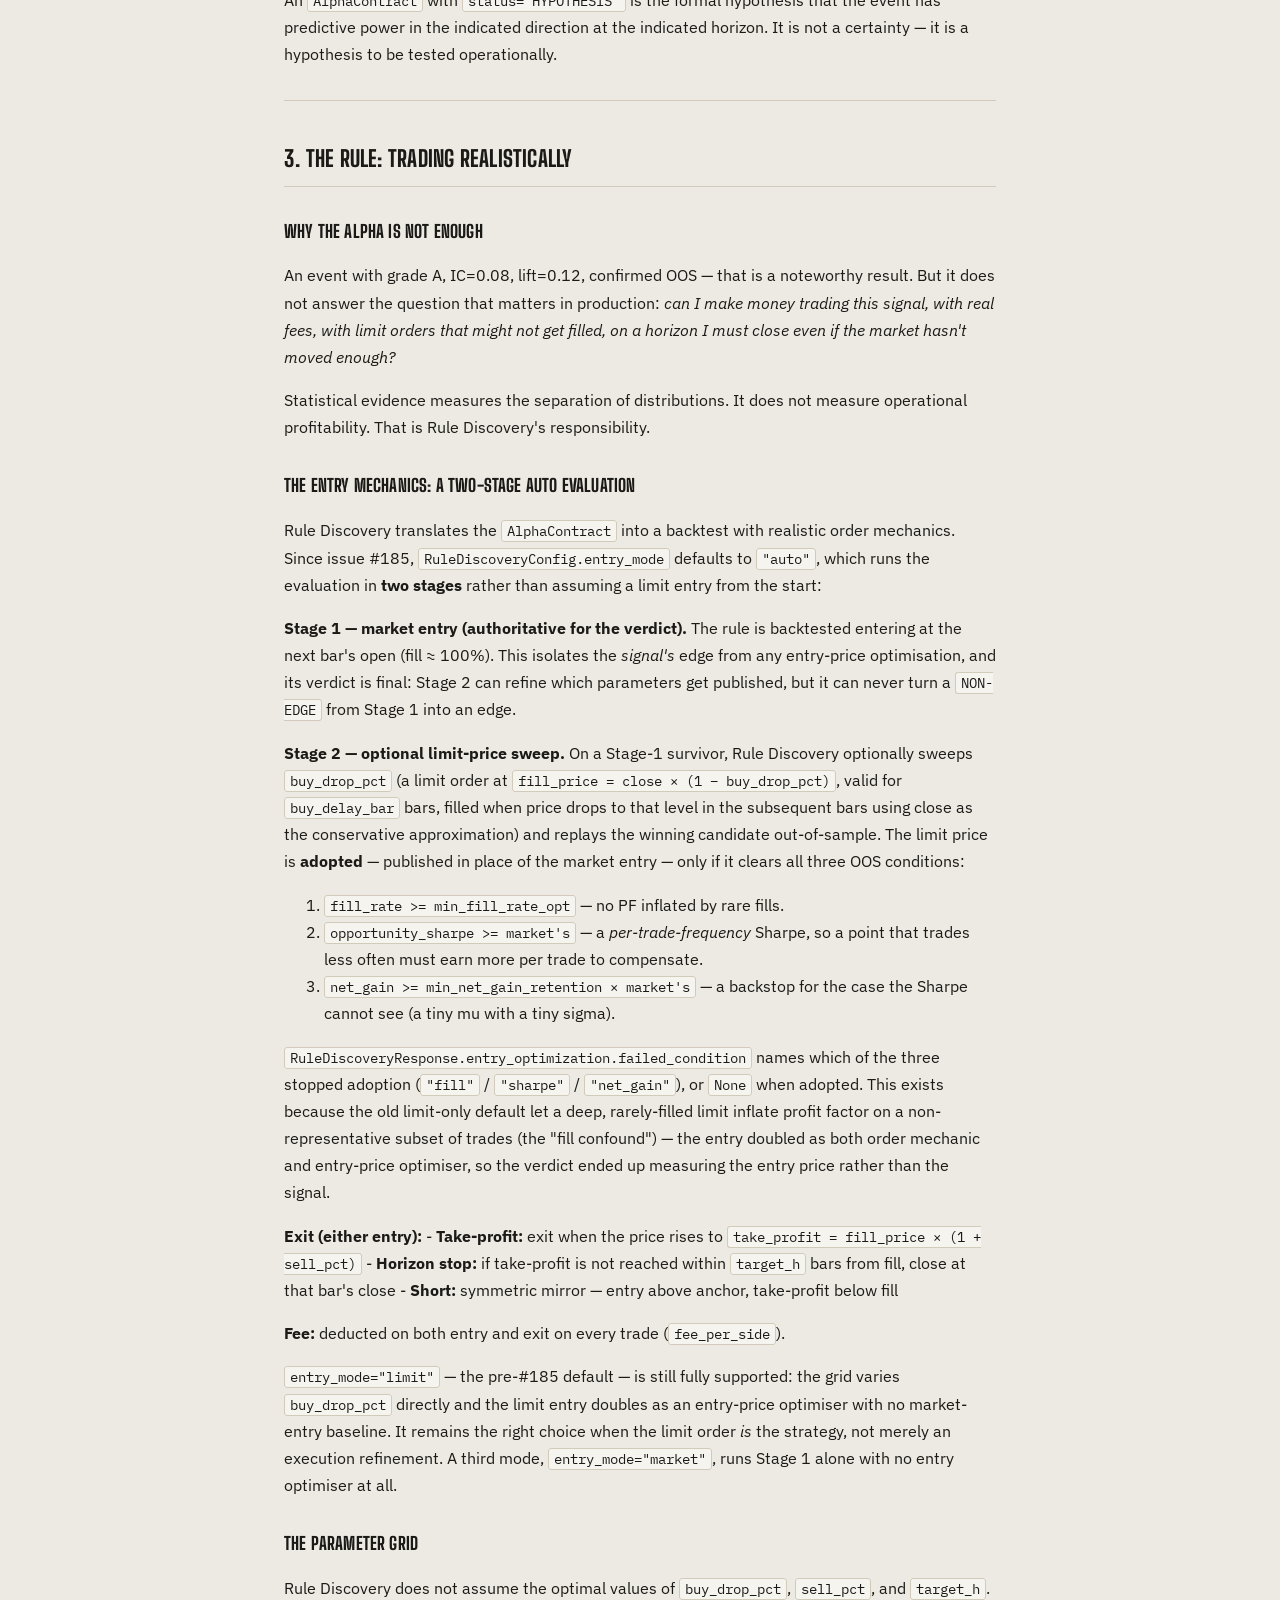
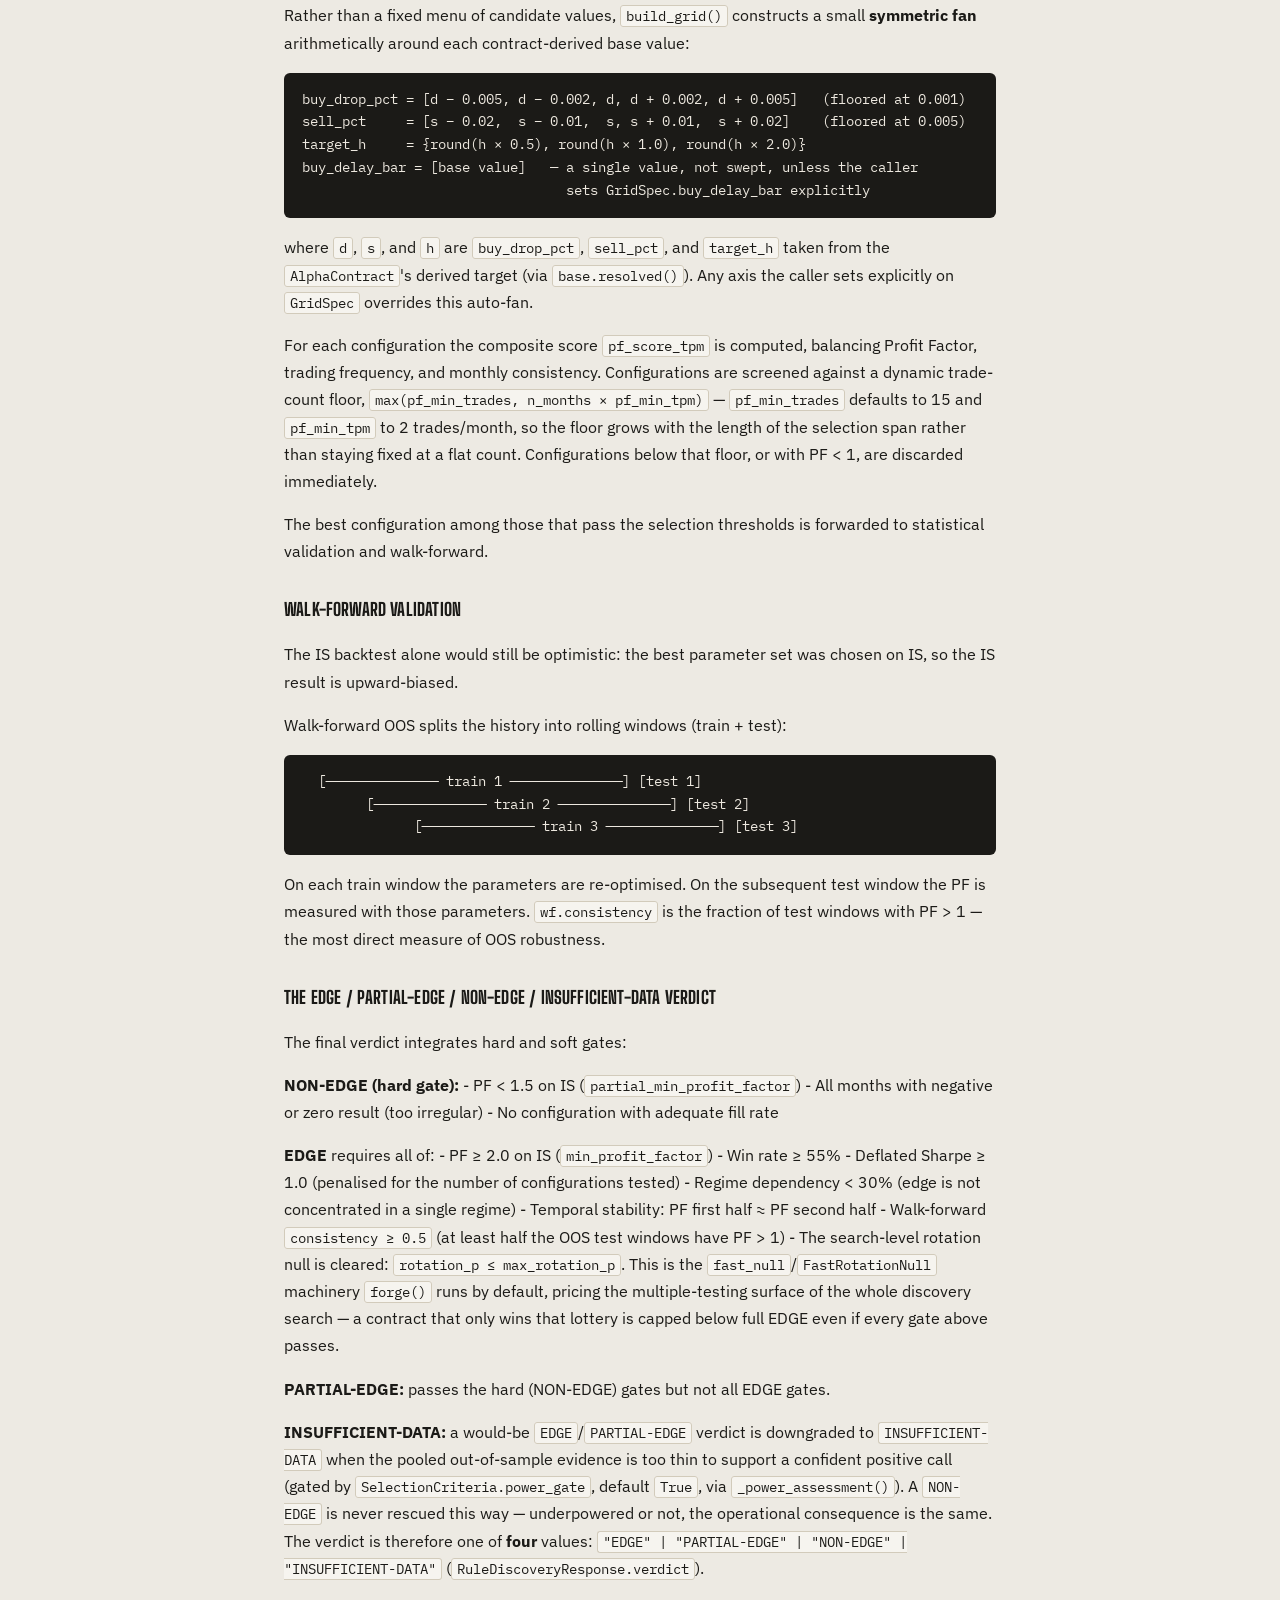
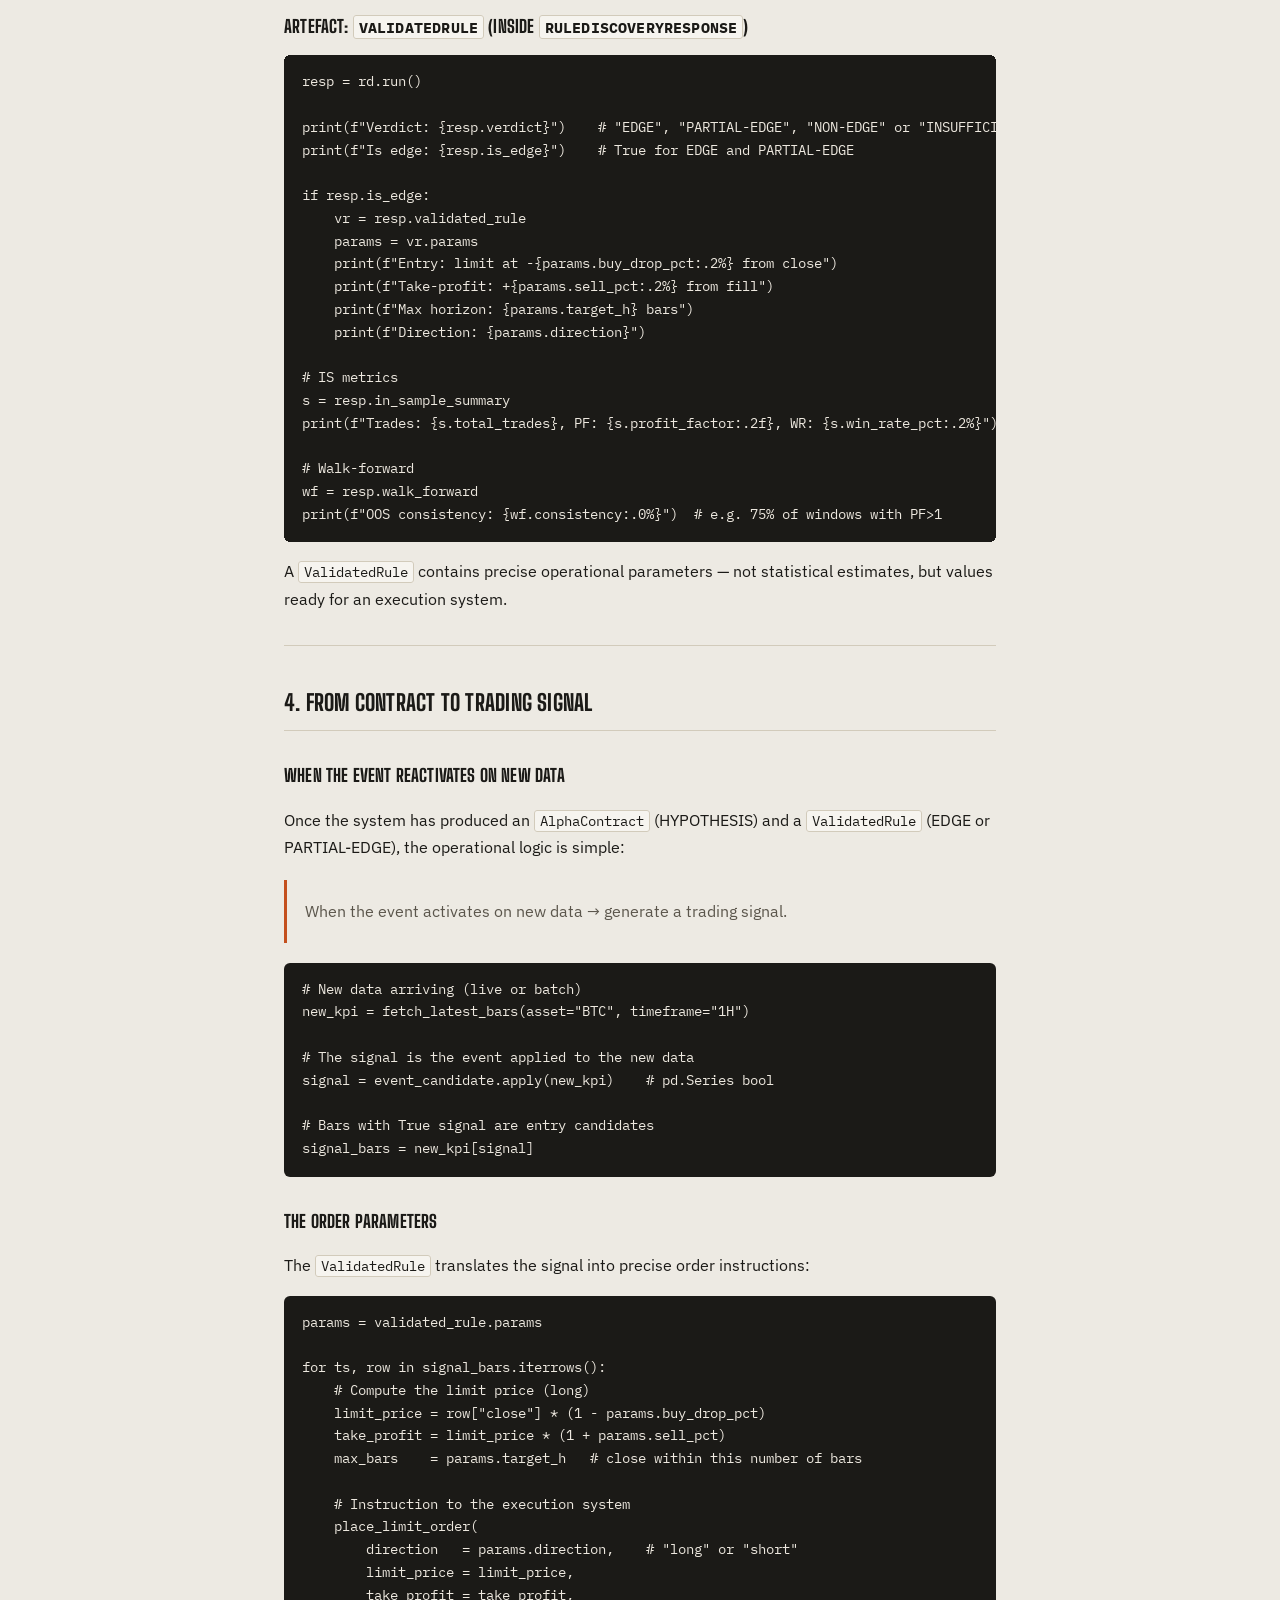
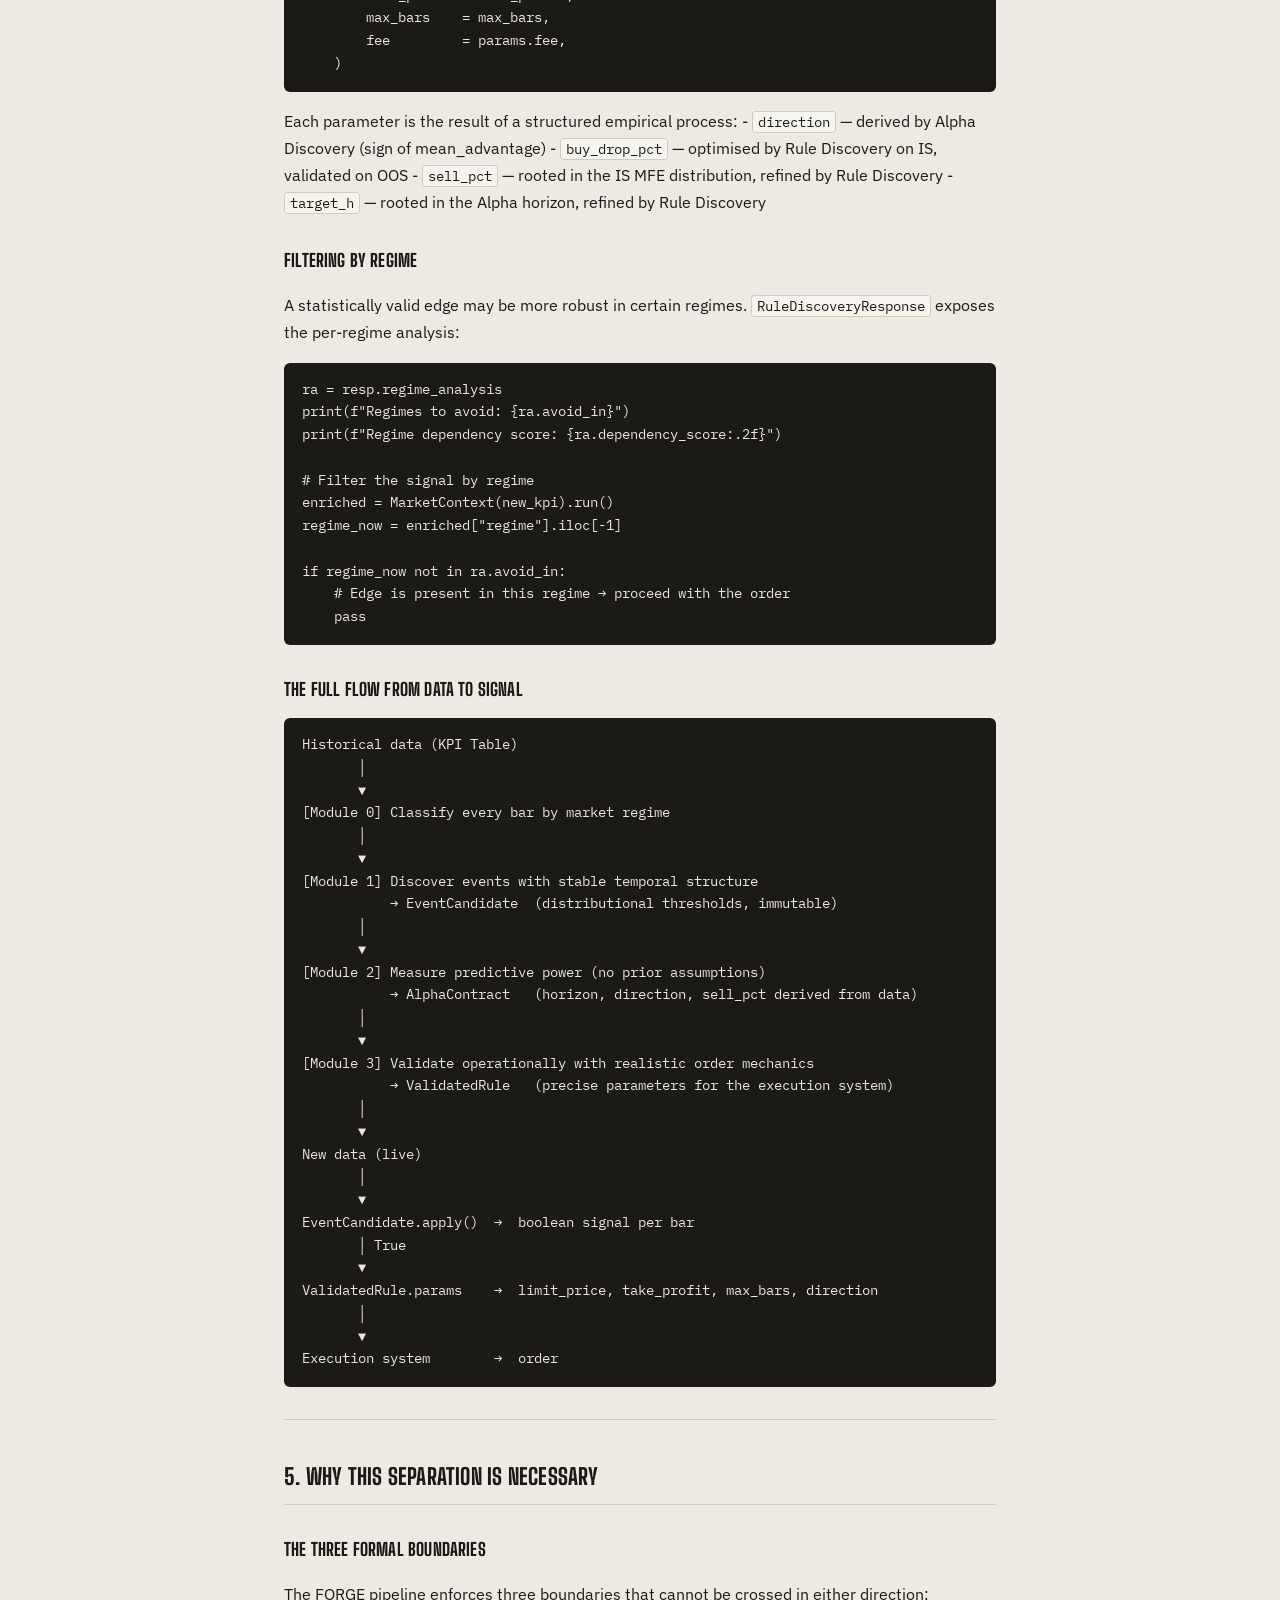
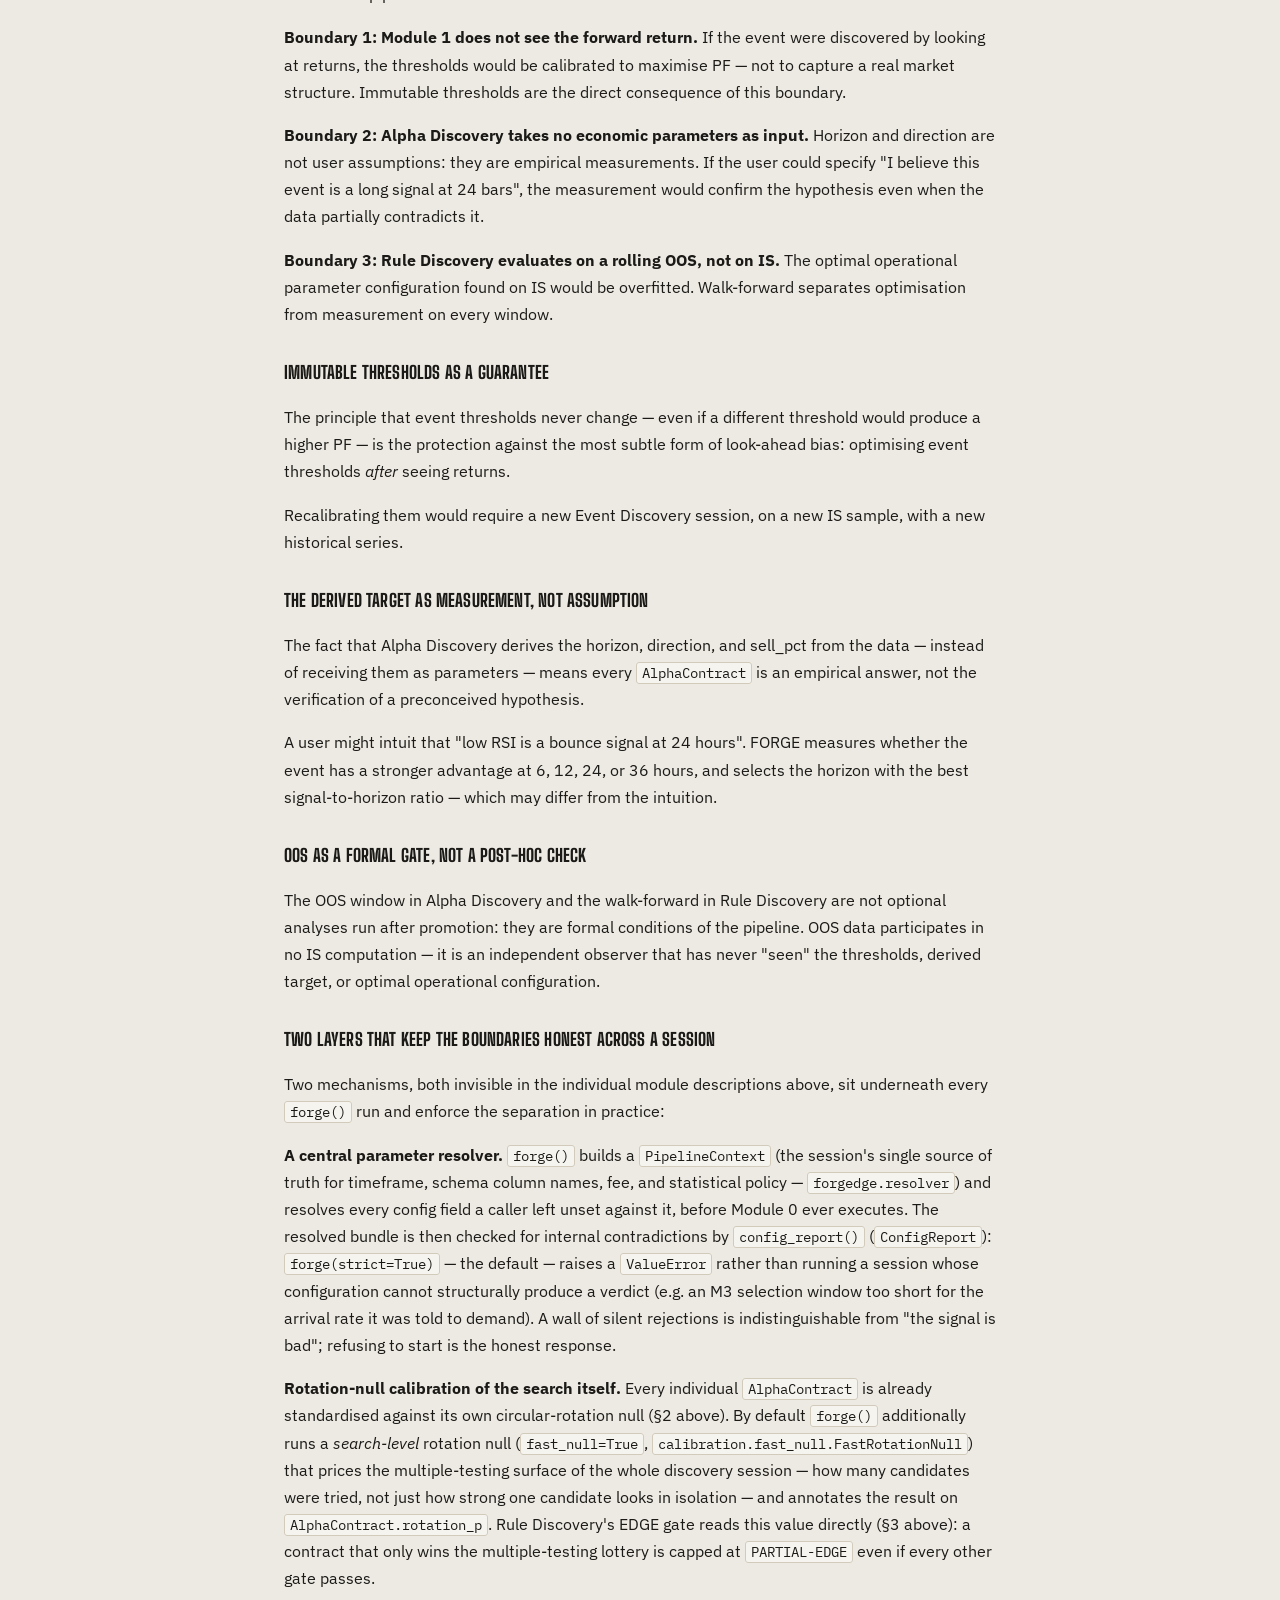
<file: docs/site/docs/concepts-en.html>
<!DOCTYPE html>

<html lang="en">
<head>
<meta charset="utf-8"/>
<meta content="width=device-width, initial-scale=1, viewport-fit=cover" name="viewport"/>
<title>Event, Alpha, Rule — FORGE</title>
<meta content="FORGE's conceptual guide: how a trading signal is built from event, alpha and rule." name="description"/>
<meta content="index, follow" name="robots"/>
<link href="https://forgedge.it/docs/concepts-en.html" rel="canonical"/><link href="https://forgedge.it/docs/concepts-it.html" hreflang="x-default" rel="alternate"/><link href="https://forgedge.it/docs/concepts-en.html" hreflang="en" rel="alternate"/><link href="https://forgedge.it/docs/concepts-it.html" hreflang="it" rel="alternate"/>
<link href="https://fonts.googleapis.com" rel="preconnect"/>
<link crossorigin="" href="https://fonts.gstatic.com" rel="preconnect"/>
<link href="https://fonts.googleapis.com/css2?family=Big+Shoulders+Display:wght@600;700;800;900&amp;family=IBM+Plex+Sans:wght@400;500;600;700&amp;family=IBM+Plex+Mono:wght@400;500;600&amp;display=swap" rel="stylesheet"/>
<link href="../assets/docs.css" rel="stylesheet"/>
<script defer src="https://cloud.umami.is/script.js" data-website-id="7d0186f7-578d-4301-96b6-c63fd0201480"></script>
</head>
<body>
<a class="back" href="/en/">← FORGE</a>
<main>
<article id="content">
<h1 id="forge-from-market-to-signal-event-alpha-and-rule">FORGE — From Market to Signal: Event, Alpha, and Rule</h1>
<p>This document explains how FORGE produces trading signals from historical data,
progressively building the three fundamental concepts of the system: the
<strong>event</strong>, the <strong>alpha</strong>, and the <strong>rule</strong>. Each concept answers a precise
question and produces a formal artefact that the next one receives as input —
without ever passing data backwards, reopening closed optimisations, or mixing
domains.</p>
<hr/>
<h2 id="the-problem-forge-addresses">The problem FORGE addresses</h2>
<p>Systematic trading edge research is haunted by a paradox: it is always possible
to find patterns that "would have worked" in the past. You just need to
optimise thresholds long enough, pick the right periods, look at the return
while building the signal. The result is an attractive backtest and a strategy
that does not work in production.</p>
<p>The three main sources of this distortion are:</p>
<ol>
<li>
<p><strong>Look-ahead bias in signal selection.</strong> If the event threshold is chosen
   because it produces positive returns, the threshold already "knows" the
   future. Any subsequent backtest is circular.</p>
</li>
<li>
<p><strong>Optimisation on the same sample as evaluation.</strong> If you search for the
   best horizon, take-profit, or regime filter on the same data where you
   measure Profit Factor, the PF reflects sample noise, not structural edge.</p>
</li>
<li>
<p><strong>No separation between the statistical and operational phases.</strong> Knowing
   that an event statistically predicts a positive return is not the same as
   knowing it is profitable under realistic fees, slippage, and order mechanics.</p>
</li>
</ol>
<p>FORGE answers these three problems with a three-module pipeline separated by
formal boundaries: no module can access the next module's data, no threshold
can be recalibrated after discovery.</p>
<hr/>
<h2 id="1-the-event-observing-the-market-without-bias">1. The Event: Observing the Market without Bias</h2>
<h3 id="definition">Definition</h3>
<p>An <strong>event</strong> is a boolean condition on historical bars: for every bar in the
KPI Table, the event is either <code>True</code> (active) or <code>False</code> (inactive). It is
not a trading signal — it is a structured market observation.</p>
<pre><code>Event: RSI_14 &lt; 31.2
        │
        ├─ Bar 4712 (RSI=29.8): True  ← event active
        ├─ Bar 4713 (RSI=33.1): False
        ├─ Bar 4714 (RSI=30.0): True  ← event active
        └─ ...
</code></pre>
<p>An event can be composed of multiple conditions in AND:</p>
<pre><code>Event: RSI_14 &lt; 31.2  AND  spread_ema_9_25 &lt; -0.0118
</code></pre>
<p>The formal name in the codebase is <code>EventCandidate</code>. The boolean expression is
stored in <code>c.expression</code> and <code>c.event_formula</code>.</p>
<h3 id="what-makes-an-event-useful">What makes an event useful</h3>
<p>Not all events are useful. An event that activates once, or always in the same
month, or at a frequency of 0.1% of bars, cannot support reliable measurements.
The selection criteria are purely <strong>structural</strong>. The default counting unit is
the <strong>episode</strong> (a run of consecutive activations), not the raw activated bar
— a signal that stays active for several bars in a row counts once, not once
per bar:</p>
<table>
<thead>
<tr>
<th>Criterion</th>
<th>Meaning</th>
</tr>
</thead>
<tbody>
<tr>
<td>Rate</td>
<td>Episodes per month ≥ <code>min_tpm</code> (default 0.5 episodes/month)</td>
</tr>
<tr>
<td>Power</td>
<td>At least <code>min_episodes</code> episodes in the sample (default 10)</td>
</tr>
<tr>
<td>Dispersion</td>
<td>Episode-level Index of Dispersion (Var/Mean of monthly episode counts) ≤ a Poisson-χ² floor scaled by <code>dispersion_margin</code> (default 1.3) — <code>eff_max_dispersion = poisson_floor(n_months) × dispersion_margin</code></td>
</tr>
</tbody>
</table>
<p>The gate never rejects an event that is statistically consistent with a
random process at its own observed rate, while still letting a preset's own
tolerance for burstiness actually bind. There is no longer a fixed "no month
above 40% of activations" rule — <code>max_monthly_share</code> is still reported, but
only as a diagnostic; the real dispersion check is the Poisson-χ² test above.
(A legacy <code>"bar"</code> counting mode, closer to the old semantics, remains
available for backward compatibility.)</p>
<p>The ConsistencyGate in Module 1 filters out all events that do not meet these
criteria. What passes the gate is an event with <strong>stable temporal structure</strong>
— regardless of whether it produces positive or negative returns.</p>
<h3 id="distributional-thresholds-not-absolute-ones">Distributional thresholds, not absolute ones</h3>
<p>The threshold <code>RSI_14 &lt; 31.2</code> is not chosen because 31.2 is a magic number.
It is the <strong>10th percentile of the IS distribution of RSI on that specific
asset</strong>. This is called a "distributional threshold": it represents an extreme
state of the indicator <em>for that asset</em>, not a universal absolute value.</p>
<p>The result is that the same structural pattern ("RSI in low zone") produces
different thresholds on different assets:</p>
<table>
<thead>
<tr>
<th>Asset</th>
<th>RSI p10</th>
<th>Meaning</th>
</tr>
</thead>
<tbody>
<tr>
<td>BTC</td>
<td>27.8</td>
<td>BTC enters oversold at 27.8</td>
</tr>
<tr>
<td>ADA</td>
<td>31.2</td>
<td>ADA enters oversold at 31.2</td>
</tr>
<tr>
<td>ETH</td>
<td>29.1</td>
<td>ETH enters oversold at 29.1</td>
</tr>
</tbody>
</table>
<p>The structure is the same (RSI at 10th percentile); the threshold is adaptive.</p>
<h3 id="isolation-from-the-forward-return">Isolation from the forward return</h3>
<p>The fundamental principle of Module 1 is that it <strong>never sees the future
return</strong>. Features are classified, thresholds are fixed from the IS
distribution, temporal stability is measured — all without computing a single
forward return.</p>
<p>This guarantees that event thresholds are not contaminated by knowledge of
what happens afterwards. There is no look-ahead bias in signal selection.</p>
<h3 id="thresholds-are-immutable">Thresholds are immutable</h3>
<p>Once Event Discovery fixes the thresholds — <code>RSI_14 &lt; 31.2</code>,
<code>spread_ema_9_25 &lt; -0.0118</code> — they never change, even if downstream modules
found that a different threshold would produce a higher Profit Factor. Changing
the threshold would require a new Event Discovery session on a new IS sample.</p>
<p>This prevents the most subtle form of look-ahead bias: optimising thresholds
after seeing returns.</p>
<h3 id="artefact-eventcandidate">Artefact: <code>EventCandidate</code></h3>
<pre><code class="language-python">c = candidates[0]
c.expression      # "rsi_14 &lt; 31.2 AND spread_ema_9_25 &lt; -0.0118"
c.event_formula   # human-readable version with percentile notation
c.activation_stats.n_activations   # 87 IS activations
c.activation_stats.n_active_months # active in 18 distinct months

# Apply the event to any DataFrame with the same native columns
signal = c.apply(new_kpi_table)    # pd.Series bool
</code></pre>
<p>The <code>EventCandidate</code> is portable: it can be applied to future data without
requiring the discovery session. Thresholds are stored in the components.</p>
<hr/>
<h2 id="2-the-alpha-measuring-predictive-power">2. The Alpha: Measuring Predictive Power</h2>
<h3 id="the-transition-to-the-forward-return">The transition to the forward return</h3>
<p>An event describes a market configuration. But it says nothing about what
happens next. It is normal for RSI to be at its 10th percentile — it can be
a bounce signal or the beginning of a further drop.</p>
<p>The <strong>alpha</strong> is the empirical answer to the question: <em>given that the event
activated, what happens statistically in the next h bars?</em></p>
<p>This is the <strong>first exposure to the future return</strong> in the entire pipeline.
The forward return has never been computed before this point.</p>
<h3 id="deriving-the-target-without-assumptions">Deriving the target without assumptions</h3>
<p>Alpha Discovery does not receive a time horizon, trading direction, or
take-profit level from the user. It <strong>derives them from the data</strong> for each
event.</p>
<p><strong>Horizon selection <code>h*</code>:</strong></p>
<p>The horizon grid itself is not a fixed constant — it is session-resolved per
timeframe class by <code>PipelineContext</code>: <code>(1, 2, 3, 5, 7, 10)</code> bars on daily
timeframes, <code>(1, 2, 4, 8, 12, 24)</code> on intraday, <code>(1, 2, 5, 10, 20, 50)</code> on
HFT. (Building an <code>AlphaConfig</code> standalone, outside <code>forge()</code>, falls back to
the hourly/intraday grid <code>(1, 2, 4, 8, 12, 24)</code> regardless of the declared
timeframe.)</p>
<p>For each event, Alpha Discovery computes the excess log-return at every
horizon in the grid, <code>Δ_h = mean_advantage[h]</code> — the mean active-bar
log-return minus the <em>unconditional</em> baseline over all valid bars at that
horizon — then standardises it against a <strong>circular-rotation null</strong>: the
event's own activation pattern is rotated against the actual return series
many times to build a null distribution of what <code>Δ_h</code> looks like under no
real relationship, giving a standardised score <code>z_h = Δ_h / σ_null,h</code> and a
p-value for each horizon. The selected horizon is:</p>
<pre><code>h* = argmax |z_h|
</code></pre>
<p>This replaced an earlier, naive <code>Δ_h / (σ_cond / √n)</code> deflation (dividing by
the naive standard error, roughly a <code>1/√h</code>-shaped correction) because that
approach treats the overlapping forward-return windows of a clustered or
episodic event as independent samples: its denominator shrinks with the
horizon regardless of whether the event actually clusters in runs, which
inflates the score at long horizons and pins <code>h*</code> to the far edge of the
grid even with no real edge. Standardising against a null built from the
event's own activation pattern removes that bias.</p>
<p>A Benjamini-Hochberg FDR gate is then applied to the p-values across the
whole grid, producing the set of horizons <code>h_sig</code> that clear significance.
<code>h*</code> is always chosen as the <code>argmax |z_h|</code> over the <em>whole</em> grid — but if
<code>h*</code> falls outside <code>h_sig</code>, the target is flagged <code>statistically_weak</code> (this
penalises, rather than discards, the resulting alpha score — see the
composite score below).</p>
<p><strong>Direction derivation:</strong></p>
<p><code>direction</code> is <code>"undetermined"</code> — and the event is rejected — in any of
three cases:</p>
<ul>
<li>no horizon yields a finite excess <code>Δ_h</code> (non-finite across the whole grid);</li>
<li>the standardised excess at the selected horizon is too small,
  <code>|z_h*| &lt; min_direction_t</code> (default 0.5);</li>
<li>(default behaviour, <code>require_significant_direction=True</code>) <code>h*</code> itself is
  not BH-significant (<code>statistically_weak</code>) — the excess is statistically
  indistinguishable from the rotation null everywhere, so reading a direction
  off <code>argmax|z_h|</code> would amount to a coin-flip, often biased toward the
  asset's own drift at the long edge of the grid.</li>
</ul>
<p>Otherwise the direction is <code>"long"</code> when <code>Δ_h*</code> (<code>mean_advantage[h*]</code>) is
positive, <code>"short"</code> when negative.</p>
<p><strong><code>sell_pct</code> derivation:</strong></p>
<p>The baseline take-profit is not the mean return (which includes losing bars),
but the <strong>quantile of the Maximum Favorable Excursion (MFE) distribution</strong> of
active bars at horizon <code>h*</code>:</p>
<pre><code>sell_pct = max(quantile(MFE_active_bars, 0.5), 0.005)
</code></pre>
<p>The MFE of an active bar is the maximum favourable excursion reached in the
<code>h*</code> bars following that bar. The 50th percentile of this distribution is the
conservative take-profit estimate: half of IS activations reached or exceeded
this excursion.</p>
<h3 id="measuring-statistical-evidence">Measuring statistical evidence</h3>
<p>With the derived target <code>(h*, direction*, sell_pct*)</code>, Alpha Discovery measures
statistical evidence on IS:</p>
<table>
<thead>
<tr>
<th>Measure</th>
<th>Meaning</th>
</tr>
</thead>
<tbody>
<tr>
<td><strong>IC</strong> (Information Coefficient)</td>
<td>Spearman correlation between the continuous feature and the forward return at <code>h*</code>. Measures the strength of the continuous signal before the threshold.</td>
</tr>
<tr>
<td><strong>Win rate and lift</strong></td>
<td>Frequency of active bars with positive oriented return; lift = win_rate − base_rate. Measures how often the event is "right".</td>
</tr>
<tr>
<td><strong>Cohen's d</strong></td>
<td>Separation between the return distribution on active vs inactive bars. Measures effect size.</td>
</tr>
<tr>
<td><strong>Rolling IC</strong></td>
<td>Sign stability of IC across ≈20 rolling windows. Measures whether the relationship is stable over time.</td>
</tr>
</tbody>
</table>
<p>All IS measurements use statistical primitives implemented in <strong>pure numpy</strong> —
Spearman, t-test, Benjamini-Hochberg FDR, incomplete beta.</p>
<h3 id="out-of-sample-confirmation">Out-of-sample confirmation</h3>
<p>After the IS measurements, the derived target <code>(h*, direction*, sell_pct*)</code> is
<strong>replayed on the OOS tail</strong> (the last 30% of the dataset, never touched by IS):</p>
<ul>
<li>OOS returns are oriented to the derived direction</li>
<li>Win rate, lift, mean_advantage, and t-test are measured on the OOS window</li>
<li>OOS is considered confirmed when: mean_advantage &gt; 0 and p-value &lt; 0.10
  (<code>oos_max_p</code>). There is no separate activation-count floor — the source
  comment is explicit that "p-value alone determines passed: sample size is
  already encoded in p" (a small OOS sample simply makes the p-value harder
  to clear).</li>
</ul>
<p>OOS confirmation is a <strong>non-blocking diagnostic</strong>: a contract with weak OOS is
still promoted if it has a determined direction, but its grade reflects the
lack of confirmation. This avoids rejecting rare but structurally solid events
where the OOS window has too few activations.</p>
<h3 id="the-ad-grade">The A–D grade</h3>
<p>The composite score (0–1) integrates the IS measurements. The default
weights (<code>AlphaConfig.score_weights</code>) are <code>(0.20, 0.25, 0.15, 0.25, 0.15)</code>
for <code>(ic, lift, cohens_d, z, breadth)</code> — a <strong>five</strong>-term formula:</p>
<pre><code>score = 0.20 × IC_norm + 0.25 × lift_norm + 0.15 × d_norm
      + 0.25 × z_norm  + 0.15 × regime_breadth
</code></pre>
<p><code>z_norm</code> is the normalised rotation-null standardised excess at <code>h*</code>
(<code>|z_h*|</code>, the edge-to-noise ratio computed above) — a term the naive
formula omits entirely. <code>d_norm</code> is <strong>signed</strong> in <code>[-1, 1]</code>: a negative
Cohen's d (the conditioned group performs worse than the background) actively
<em>penalises</em> the score rather than being clipped to zero.</p>
<p>Two further adjustments are applied after the weighted sum:</p>
<ul>
<li>if the selected horizon is <code>statistically_weak</code> (outside the BH-significant
  set), the composite is multiplied by <code>statistically_weak_penalty</code> (default
  <code>0.6</code>) — a horizon picked by the very selection bias the FDR control guards
  against cannot rank highly;</li>
<li>if the OOS confirmation passes, <code>oos_bonus</code> (default <code>0.05</code>) is added.</li>
</ul>
<p>The result is clamped to <code>[0, 1]</code>. Each raw component is normalised on a
0–1 scale before weighting. The grade:</p>
<table>
<thead>
<tr>
<th>Grade</th>
<th>Score</th>
<th>Meaning</th>
</tr>
</thead>
<tbody>
<tr>
<td>A</td>
<td>≥ 0.75</td>
<td>Strong statistical evidence</td>
</tr>
<tr>
<td>B</td>
<td>≥ 0.50</td>
<td>Solid evidence</td>
</tr>
<tr>
<td>C</td>
<td>≥ 0.25</td>
<td>Moderate evidence</td>
</tr>
<tr>
<td>D</td>
<td>&lt; 0.25</td>
<td>Weak evidence — potentially noise</td>
</tr>
</tbody>
</table>
<p>All four grades are forwarded to Rule Discovery. The grade is not a promotion
filter: it indicates the strength of the statistical evidence.</p>
<h3 id="artefact-alphacontract">Artefact: <code>AlphaContract</code></h3>
<pre><code class="language-python">c = promoted[0]

# The target derived from the data
dt = c.derived_target
print(f"Horizon: {dt.holding_period_h}h")
print(f"Direction: {dt.direction}")        # "long" or "short"
print(f"sell_pct:  {dt.sell_pct:.4f}")    # e.g. 0.0312 = 3.12%

# IS statistical evidence
print(f"IC: {c.underlying_feature.ic:.4f}, p={c.underlying_feature.p_value:.4f}")
print(f"Lift: {c.event_stats.lift:.4f}")
print(f"Grade: {c.alpha_score.grade}")    # "A", "B", "C" or "D"

# OOS confirmation
oos = c.oos_validation
print(f"OOS passed: {oos.passed}, OOS lift: {oos.lift:.4f}")

# Status
print(f"Status: {c.status}")              # "HYPOTHESIS" or "REJECTED"
</code></pre>
<p>An <code>AlphaContract</code> with <code>status="HYPOTHESIS"</code> is the formal hypothesis that
the event has predictive power in the indicated direction at the indicated
horizon. It is not a certainty — it is a hypothesis to be tested operationally.</p>
<hr/>
<h2 id="3-the-rule-trading-realistically">3. The Rule: Trading Realistically</h2>
<h3 id="why-the-alpha-is-not-enough">Why the alpha is not enough</h3>
<p>An event with grade A, IC=0.08, lift=0.12, confirmed OOS — that is a
noteworthy result. But it does not answer the question that matters in
production: <em>can I make money trading this signal, with real fees, with limit
orders that might not get filled, on a horizon I must close even if the market
hasn't moved enough?</em></p>
<p>Statistical evidence measures the separation of distributions. It does not
measure operational profitability. That is Rule Discovery's responsibility.</p>
<h3 id="the-entry-mechanics-a-two-stage-auto-evaluation">The entry mechanics: a two-stage auto evaluation</h3>
<p>Rule Discovery translates the <code>AlphaContract</code> into a backtest with realistic
order mechanics. Since issue #185, <code>RuleDiscoveryConfig.entry_mode</code> defaults
to <code>"auto"</code>, which runs the evaluation in <strong>two stages</strong> rather than
assuming a limit entry from the start:</p>
<p><strong>Stage 1 — market entry (authoritative for the verdict).</strong> The rule is
backtested entering at the next bar's open (fill ≈ 100%). This isolates the
<em>signal's</em> edge from any entry-price optimisation, and its verdict is final:
Stage 2 can refine which parameters get published, but it can never turn a
<code>NON-EDGE</code> from Stage 1 into an edge.</p>
<p><strong>Stage 2 — optional limit-price sweep.</strong> On a Stage-1 survivor, Rule
Discovery optionally sweeps <code>buy_drop_pct</code> (a limit order at
<code>fill_price = close × (1 − buy_drop_pct)</code>, valid for <code>buy_delay_bar</code> bars,
filled when price drops to that level in the subsequent bars using close as
the conservative approximation) and replays the winning candidate
out-of-sample. The limit price is <strong>adopted</strong> — published in place of the
market entry — only if it clears all three OOS conditions:</p>
<ol>
<li><code>fill_rate &gt;= min_fill_rate_opt</code> — no PF inflated by rare fills.</li>
<li><code>opportunity_sharpe &gt;= market's</code> — a <em>per-trade-frequency</em> Sharpe, so a
   point that trades less often must earn more per trade to compensate.</li>
<li><code>net_gain &gt;= min_net_gain_retention × market's</code> — a backstop for the case
   the Sharpe cannot see (a tiny mu with a tiny sigma).</li>
</ol>
<p><code>RuleDiscoveryResponse.entry_optimization.failed_condition</code> names which of
the three stopped adoption (<code>"fill"</code> / <code>"sharpe"</code> / <code>"net_gain"</code>), or <code>None</code>
when adopted. This exists because the old limit-only default let a deep,
rarely-filled limit inflate profit factor on a non-representative subset of
trades (the "fill confound") — the entry doubled as both order mechanic and
entry-price optimiser, so the verdict ended up measuring the entry price
rather than the signal.</p>
<p><strong>Exit (either entry):</strong>
- <strong>Take-profit:</strong> exit when the price rises to
  <code>take_profit = fill_price × (1 + sell_pct)</code>
- <strong>Horizon stop:</strong> if take-profit is not reached within <code>target_h</code> bars from
  fill, close at that bar's close
- <strong>Short:</strong> symmetric mirror — entry above anchor, take-profit below fill</p>
<p><strong>Fee:</strong> deducted on both entry and exit on every trade (<code>fee_per_side</code>).</p>
<p><code>entry_mode="limit"</code> — the pre-#185 default — is still fully supported: the
grid varies <code>buy_drop_pct</code> directly and the limit entry doubles as an
entry-price optimiser with no market-entry baseline. It remains the right
choice when the limit order <em>is</em> the strategy, not merely an execution
refinement. A third mode, <code>entry_mode="market"</code>, runs Stage 1 alone with no
entry optimiser at all.</p>
<h3 id="the-parameter-grid">The parameter grid</h3>
<p>Rule Discovery does not assume the optimal values of <code>buy_drop_pct</code>, <code>sell_pct</code>,
and <code>target_h</code>. Rather than a fixed menu of candidate values, <code>build_grid()</code>
constructs a small <strong>symmetric fan</strong> arithmetically around each contract-derived
base value:</p>
<pre><code>buy_drop_pct = [d − 0.005, d − 0.002, d, d + 0.002, d + 0.005]   (floored at 0.001)
sell_pct     = [s − 0.02,  s − 0.01,  s, s + 0.01,  s + 0.02]    (floored at 0.005)
target_h     = {round(h × 0.5), round(h × 1.0), round(h × 2.0)}
buy_delay_bar = [base value]   — a single value, not swept, unless the caller
                                 sets GridSpec.buy_delay_bar explicitly
</code></pre>
<p>where <code>d</code>, <code>s</code>, and <code>h</code> are <code>buy_drop_pct</code>, <code>sell_pct</code>, and <code>target_h</code> taken
from the <code>AlphaContract</code>'s derived target (via <code>base.resolved()</code>). Any axis
the caller sets explicitly on <code>GridSpec</code> overrides this auto-fan.</p>
<p>For each configuration the composite score <code>pf_score_tpm</code> is computed,
balancing Profit Factor, trading frequency, and monthly consistency.
Configurations are screened against a dynamic trade-count floor,
<code>max(pf_min_trades, n_months × pf_min_tpm)</code> — <code>pf_min_trades</code> defaults to 15
and <code>pf_min_tpm</code> to 2 trades/month, so the floor grows with the length of the
selection span rather than staying fixed at a flat count. Configurations
below that floor, or with PF &lt; 1, are discarded immediately.</p>
<p>The best configuration among those that pass the selection thresholds is
forwarded to statistical validation and walk-forward.</p>
<h3 id="walk-forward-validation">Walk-forward validation</h3>
<p>The IS backtest alone would still be optimistic: the best parameter set was
chosen on IS, so the IS result is upward-biased.</p>
<p>Walk-forward OOS splits the history into rolling windows (train + test):</p>
<pre><code>  [────────────── train 1 ──────────────] [test 1]
        [────────────── train 2 ──────────────] [test 2]
              [────────────── train 3 ──────────────] [test 3]
</code></pre>
<p>On each train window the parameters are re-optimised. On the subsequent test
window the PF is measured with those parameters. <code>wf.consistency</code> is the
fraction of test windows with PF &gt; 1 — the most direct measure of OOS
robustness.</p>
<h3 id="the-edge-partial-edge-non-edge-insufficient-data-verdict">The EDGE / PARTIAL-EDGE / NON-EDGE / INSUFFICIENT-DATA verdict</h3>
<p>The final verdict integrates hard and soft gates:</p>
<p><strong>NON-EDGE (hard gate):</strong>
- PF &lt; 1.5 on IS (<code>partial_min_profit_factor</code>)
- All months with negative or zero result (too irregular)
- No configuration with adequate fill rate</p>
<p><strong>EDGE</strong> requires all of:
- PF ≥ 2.0 on IS (<code>min_profit_factor</code>)
- Win rate ≥ 55%
- Deflated Sharpe ≥ 1.0 (penalised for the number of configurations tested)
- Regime dependency &lt; 30% (edge is not concentrated in a single regime)
- Temporal stability: PF first half ≈ PF second half
- Walk-forward <code>consistency ≥ 0.5</code> (at least half the OOS test windows have
  PF &gt; 1)
- The search-level rotation null is cleared: <code>rotation_p ≤ max_rotation_p</code>.
  This is the <code>fast_null</code>/<code>FastRotationNull</code> machinery <code>forge()</code> runs by
  default, pricing the multiple-testing surface of the whole discovery
  search — a contract that only wins that lottery is capped below full EDGE
  even if every gate above passes.</p>
<p><strong>PARTIAL-EDGE:</strong> passes the hard (NON-EDGE) gates but not all EDGE gates.</p>
<p><strong>INSUFFICIENT-DATA:</strong> a would-be <code>EDGE</code>/<code>PARTIAL-EDGE</code> verdict is downgraded
to <code>INSUFFICIENT-DATA</code> when the pooled out-of-sample evidence is too thin to
support a confident positive call (gated by <code>SelectionCriteria.power_gate</code>,
default <code>True</code>, via <code>_power_assessment()</code>). A <code>NON-EDGE</code> is never rescued
this way — underpowered or not, the operational consequence is the same. The
verdict is therefore one of <strong>four</strong> values:
<code>"EDGE" | "PARTIAL-EDGE" | "NON-EDGE" | "INSUFFICIENT-DATA"</code>
(<code>RuleDiscoveryResponse.verdict</code>).</p>
<h3 id="artefact-validatedrule-inside-rulediscoveryresponse">Artefact: <code>ValidatedRule</code> (inside <code>RuleDiscoveryResponse</code>)</h3>
<pre><code class="language-python">resp = rd.run()

print(f"Verdict: {resp.verdict}")    # "EDGE", "PARTIAL-EDGE", "NON-EDGE" or "INSUFFICIENT-DATA"
print(f"Is edge: {resp.is_edge}")    # True for EDGE and PARTIAL-EDGE

if resp.is_edge:
    vr = resp.validated_rule
    params = vr.params
    print(f"Entry: limit at -{params.buy_drop_pct:.2%} from close")
    print(f"Take-profit: +{params.sell_pct:.2%} from fill")
    print(f"Max horizon: {params.target_h} bars")
    print(f"Direction: {params.direction}")

# IS metrics
s = resp.in_sample_summary
print(f"Trades: {s.total_trades}, PF: {s.profit_factor:.2f}, WR: {s.win_rate_pct:.2%}")

# Walk-forward
wf = resp.walk_forward
print(f"OOS consistency: {wf.consistency:.0%}")  # e.g. 75% of windows with PF&gt;1
</code></pre>
<p>A <code>ValidatedRule</code> contains precise operational parameters — not statistical
estimates, but values ready for an execution system.</p>
<hr/>
<h2 id="4-from-contract-to-trading-signal">4. From Contract to Trading Signal</h2>
<h3 id="when-the-event-reactivates-on-new-data">When the event reactivates on new data</h3>
<p>Once the system has produced an <code>AlphaContract</code> (HYPOTHESIS) and a
<code>ValidatedRule</code> (EDGE or PARTIAL-EDGE), the operational logic is simple:</p>
<blockquote>
<p>When the event activates on new data → generate a trading signal.</p>
</blockquote>
<pre><code class="language-python"># New data arriving (live or batch)
new_kpi = fetch_latest_bars(asset="BTC", timeframe="1H")

# The signal is the event applied to the new data
signal = event_candidate.apply(new_kpi)    # pd.Series bool

# Bars with True signal are entry candidates
signal_bars = new_kpi[signal]
</code></pre>
<h3 id="the-order-parameters">The order parameters</h3>
<p>The <code>ValidatedRule</code> translates the signal into precise order instructions:</p>
<pre><code class="language-python">params = validated_rule.params

for ts, row in signal_bars.iterrows():
    # Compute the limit price (long)
    limit_price = row["close"] * (1 - params.buy_drop_pct)
    take_profit = limit_price * (1 + params.sell_pct)
    max_bars    = params.target_h   # close within this number of bars

    # Instruction to the execution system
    place_limit_order(
        direction   = params.direction,    # "long" or "short"
        limit_price = limit_price,
        take_profit = take_profit,
        max_bars    = max_bars,
        fee         = params.fee,
    )
</code></pre>
<p>Each parameter is the result of a structured empirical process:
- <code>direction</code> — derived by Alpha Discovery (sign of mean_advantage)
- <code>buy_drop_pct</code> — optimised by Rule Discovery on IS, validated on OOS
- <code>sell_pct</code> — rooted in the IS MFE distribution, refined by Rule Discovery
- <code>target_h</code> — rooted in the Alpha horizon, refined by Rule Discovery</p>
<h3 id="filtering-by-regime">Filtering by regime</h3>
<p>A statistically valid edge may be more robust in certain regimes.
<code>RuleDiscoveryResponse</code> exposes the per-regime analysis:</p>
<pre><code class="language-python">ra = resp.regime_analysis
print(f"Regimes to avoid: {ra.avoid_in}")
print(f"Regime dependency score: {ra.dependency_score:.2f}")

# Filter the signal by regime
enriched = MarketContext(new_kpi).run()
regime_now = enriched["regime"].iloc[-1]

if regime_now not in ra.avoid_in:
    # Edge is present in this regime → proceed with the order
    pass
</code></pre>
<h3 id="the-full-flow-from-data-to-signal">The full flow from data to signal</h3>
<pre><code>Historical data (KPI Table)
       │
       ▼
[Module 0] Classify every bar by market regime
       │
       ▼
[Module 1] Discover events with stable temporal structure
           → EventCandidate  (distributional thresholds, immutable)
       │
       ▼
[Module 2] Measure predictive power (no prior assumptions)
           → AlphaContract   (horizon, direction, sell_pct derived from data)
       │
       ▼
[Module 3] Validate operationally with realistic order mechanics
           → ValidatedRule   (precise parameters for the execution system)
       │
       ▼
New data (live)
       │
       ▼
EventCandidate.apply()  →  boolean signal per bar
       │ True
       ▼
ValidatedRule.params    →  limit_price, take_profit, max_bars, direction
       │
       ▼
Execution system        →  order
</code></pre>
<hr/>
<h2 id="5-why-this-separation-is-necessary">5. Why This Separation Is Necessary</h2>
<h3 id="the-three-formal-boundaries">The three formal boundaries</h3>
<p>The FORGE pipeline enforces three boundaries that cannot be crossed in either
direction:</p>
<p><strong>Boundary 1: Module 1 does not see the forward return.</strong>
If the event were discovered by looking at returns, the thresholds would be
calibrated to maximise PF — not to capture a real market structure. Immutable
thresholds are the direct consequence of this boundary.</p>
<p><strong>Boundary 2: Alpha Discovery takes no economic parameters as input.</strong>
Horizon and direction are not user assumptions: they are empirical measurements.
If the user could specify "I believe this event is a long signal at 24 bars",
the measurement would confirm the hypothesis even when the data partially
contradicts it.</p>
<p><strong>Boundary 3: Rule Discovery evaluates on a rolling OOS, not on IS.</strong>
The optimal operational parameter configuration found on IS would be
overfitted. Walk-forward separates optimisation from measurement on every
window.</p>
<h3 id="immutable-thresholds-as-a-guarantee">Immutable thresholds as a guarantee</h3>
<p>The principle that event thresholds never change — even if a different threshold
would produce a higher PF — is the protection against the most subtle form of
look-ahead bias: optimising event thresholds <em>after</em> seeing returns.</p>
<p>Recalibrating them would require a new Event Discovery session, on a new IS
sample, with a new historical series.</p>
<h3 id="the-derived-target-as-measurement-not-assumption">The derived target as measurement, not assumption</h3>
<p>The fact that Alpha Discovery derives the horizon, direction, and sell_pct from
the data — instead of receiving them as parameters — means every <code>AlphaContract</code>
is an empirical answer, not the verification of a preconceived hypothesis.</p>
<p>A user might intuit that "low RSI is a bounce signal at 24 hours". FORGE
measures whether the event has a stronger advantage at 6, 12, 24, or 36 hours,
and selects the horizon with the best signal-to-horizon ratio — which may differ
from the intuition.</p>
<h3 id="oos-as-a-formal-gate-not-a-post-hoc-check">OOS as a formal gate, not a post-hoc check</h3>
<p>The OOS window in Alpha Discovery and the walk-forward in Rule Discovery are not
optional analyses run after promotion: they are formal conditions of the
pipeline. OOS data participates in no IS computation — it is an independent
observer that has never "seen" the thresholds, derived target, or optimal
operational configuration.</p>
<h3 id="two-layers-that-keep-the-boundaries-honest-across-a-session">Two layers that keep the boundaries honest across a session</h3>
<p>Two mechanisms, both invisible in the individual module descriptions above,
sit underneath every <code>forge()</code> run and enforce the separation in practice:</p>
<p><strong>A central parameter resolver.</strong> <code>forge()</code> builds a <code>PipelineContext</code> (the
session's single source of truth for timeframe, schema column names, fee,
and statistical policy — <code>forgedge.resolver</code>) and resolves every config
field a caller left unset against it, before Module 0 ever executes. The
resolved bundle is then checked for internal contradictions by
<code>config_report()</code> (<code>ConfigReport</code>): <code>forge(strict=True)</code> — the default —
raises a <code>ValueError</code> rather than running a session whose configuration
cannot structurally produce a verdict (e.g. an M3 selection window too short
for the arrival rate it was told to demand). A wall of silent rejections is
indistinguishable from "the signal is bad"; refusing to start is the honest
response.</p>
<p><strong>Rotation-null calibration of the search itself.</strong> Every individual
<code>AlphaContract</code> is already standardised against its own circular-rotation
null (§2 above). By default <code>forge()</code> additionally runs a <em>search-level</em>
rotation null (<code>fast_null=True</code>, <code>calibration.fast_null.FastRotationNull</code>)
that prices the multiple-testing surface of the whole discovery session —
how many candidates were tried, not just how strong one candidate looks in
isolation — and annotates the result on <code>AlphaContract.rotation_p</code>. Rule
Discovery's EDGE gate reads this value directly (§3 above): a contract that
only wins the multiple-testing lottery is capped at <code>PARTIAL-EDGE</code> even if
every other gate passes.</p>
<hr/>
<h2 id="summary-of-the-three-concepts">Summary of the three concepts</h2>
<table>
<thead>
<tr>
<th>Concept</th>
<th>Question</th>
<th>Module</th>
<th>Artefact</th>
<th>Gate</th>
</tr>
</thead>
<tbody>
<tr>
<td><strong>Event</strong></td>
<td>"Is this market configuration stable and repeatable?"</td>
<td>Module 1</td>
<td><code>EventCandidate</code></td>
<td>ConsistencyGate (structural, no forward return)</td>
</tr>
<tr>
<td><strong>Alpha</strong></td>
<td>"Does this event statistically predict an oriented return?"</td>
<td>Module 2</td>
<td><code>AlphaContract</code></td>
<td>direction ≠ "undetermined" (single hard gate)</td>
</tr>
<tr>
<td><strong>Rule</strong></td>
<td>"Is this alpha profitable under realistic order mechanics?"</td>
<td>Module 3</td>
<td><code>ValidatedRule</code></td>
<td>EDGE / PARTIAL-EDGE / NON-EDGE / INSUFFICIENT-DATA</td>
</tr>
</tbody>
</table>
<p>A trading signal emerges from the intersection of these three verifications: a
structurally stable market configuration (<code>Event</code>), with empirical evidence of
predictive power (<code>Alpha</code>), that holds under realistic operational conditions
(<code>Rule</code>).</p>
<hr/>
<h2 id="references">References</h2>
<table>
<thead>
<tr>
<th>File</th>
<th>Contents</th>
</tr>
</thead>
<tbody>
<tr>
<td><code>index_en.md</code></td>
<td>System overview and quick start</td>
</tr>
<tr>
<td><code>how_to_use_en.md</code></td>
<td>Practical end-to-end guide with full configuration</td>
</tr>
<tr>
<td><code>configuration_en.md</code></td>
<td>Global configuration reference — every config dataclass and field</td>
</tr>
<tr>
<td><code>modulo_0_en.md</code></td>
<td>Market Context: regime classification</td>
</tr>
<tr>
<td><code>modulo_1_en.md</code></td>
<td>Event Discovery: pipeline, ConsistencyGate, EventCandidate</td>
</tr>
<tr>
<td><code>modulo_2_en.md</code></td>
<td>Alpha Discovery: target derivation, IC, OOS, AlphaContract</td>
</tr>
<tr>
<td><code>modulo_3_en.md</code></td>
<td>Rule Discovery: backtest, EDGE verdict, walk-forward, reports</td>
</tr>
<tr>
<td><code>modulo_4_en.md</code></td>
<td>Rule Registry: dedup, cross-ticker replay, genericity</td>
</tr>
</tbody>
</table>
</article>
</main>
</body>
</html>
</file>
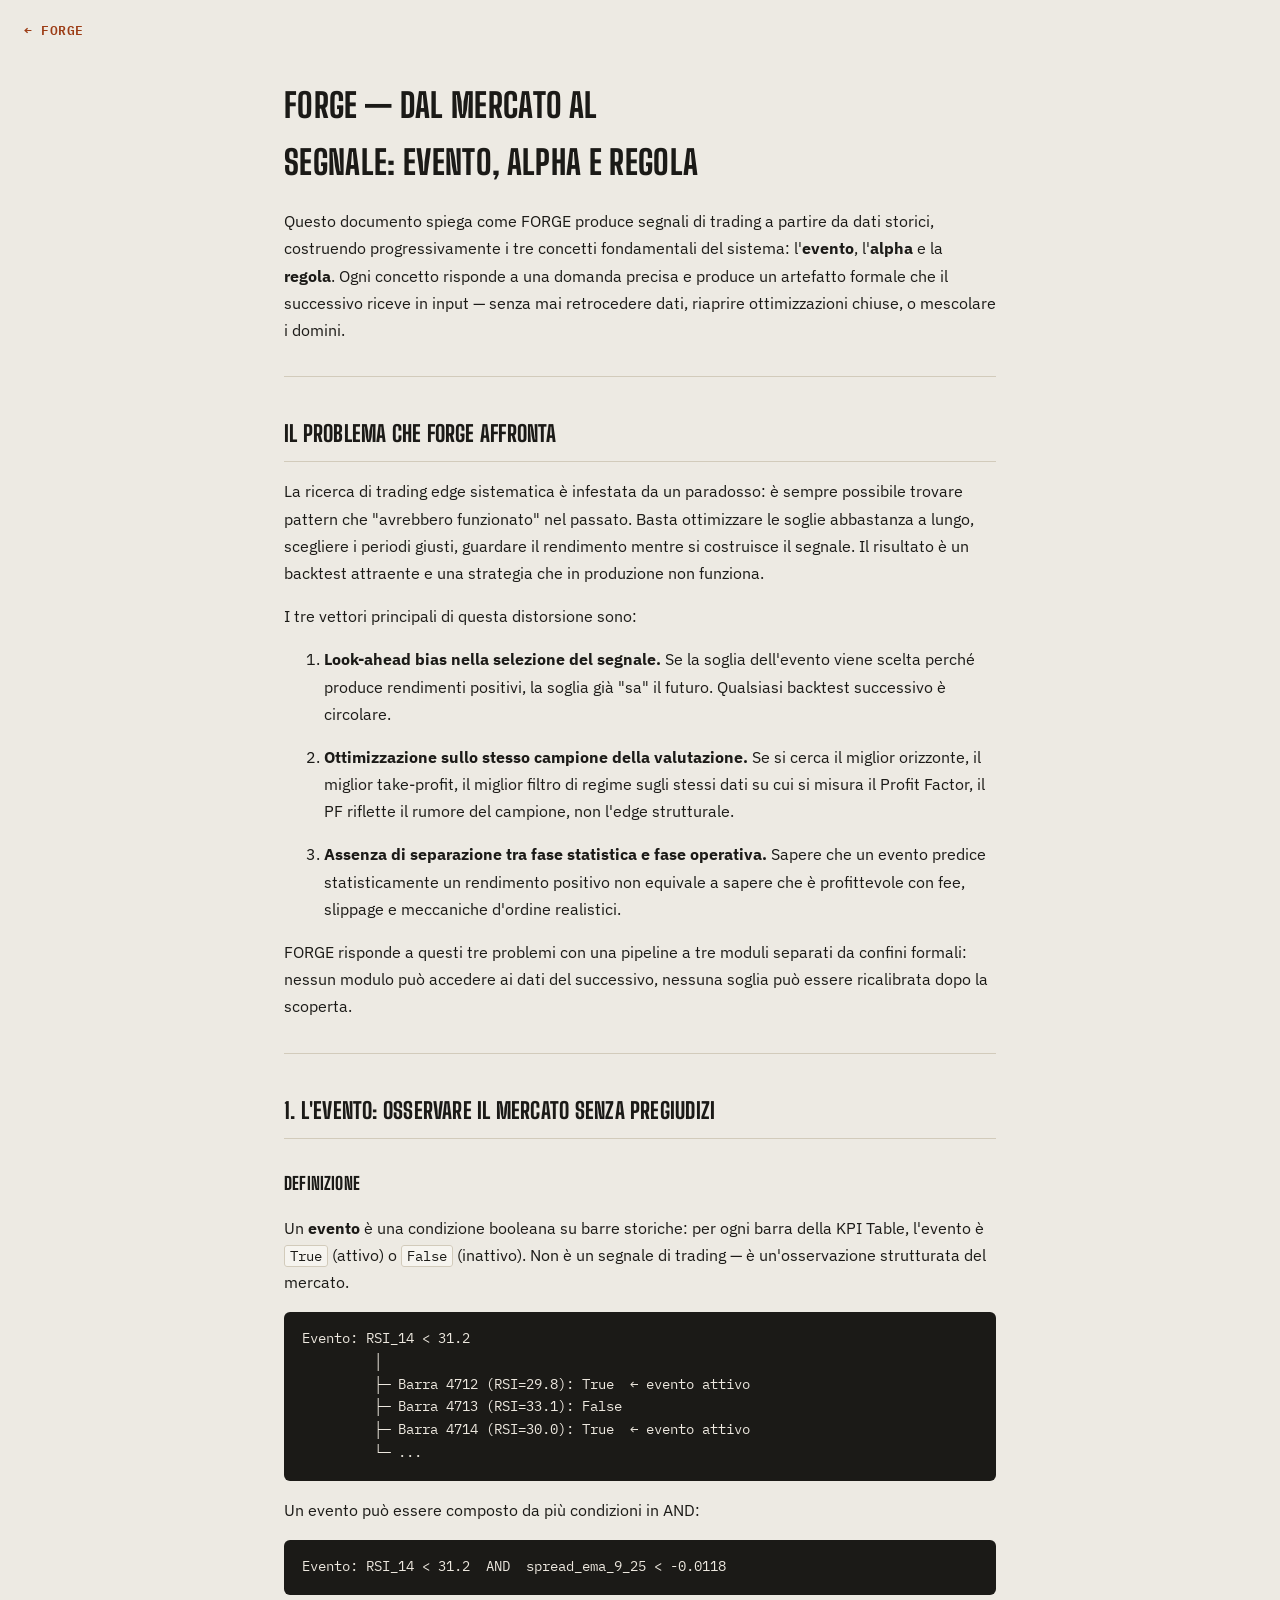
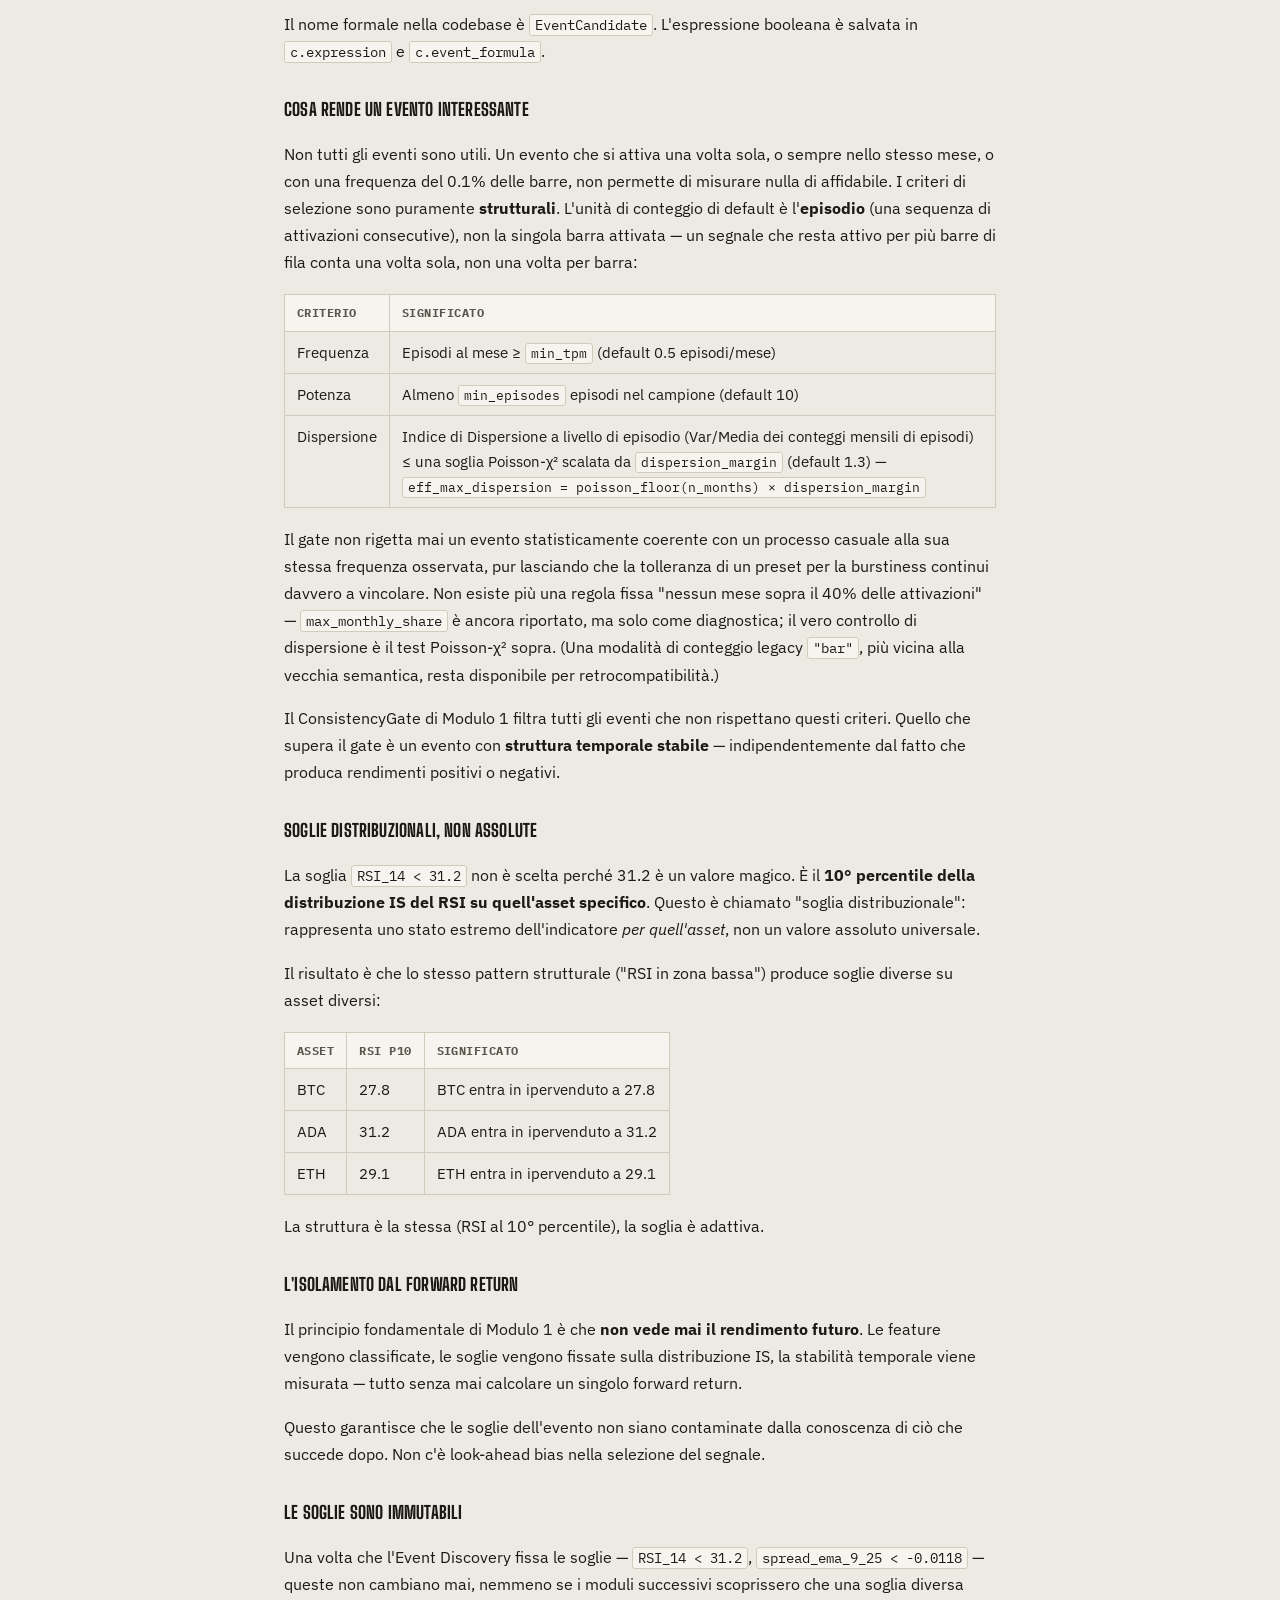
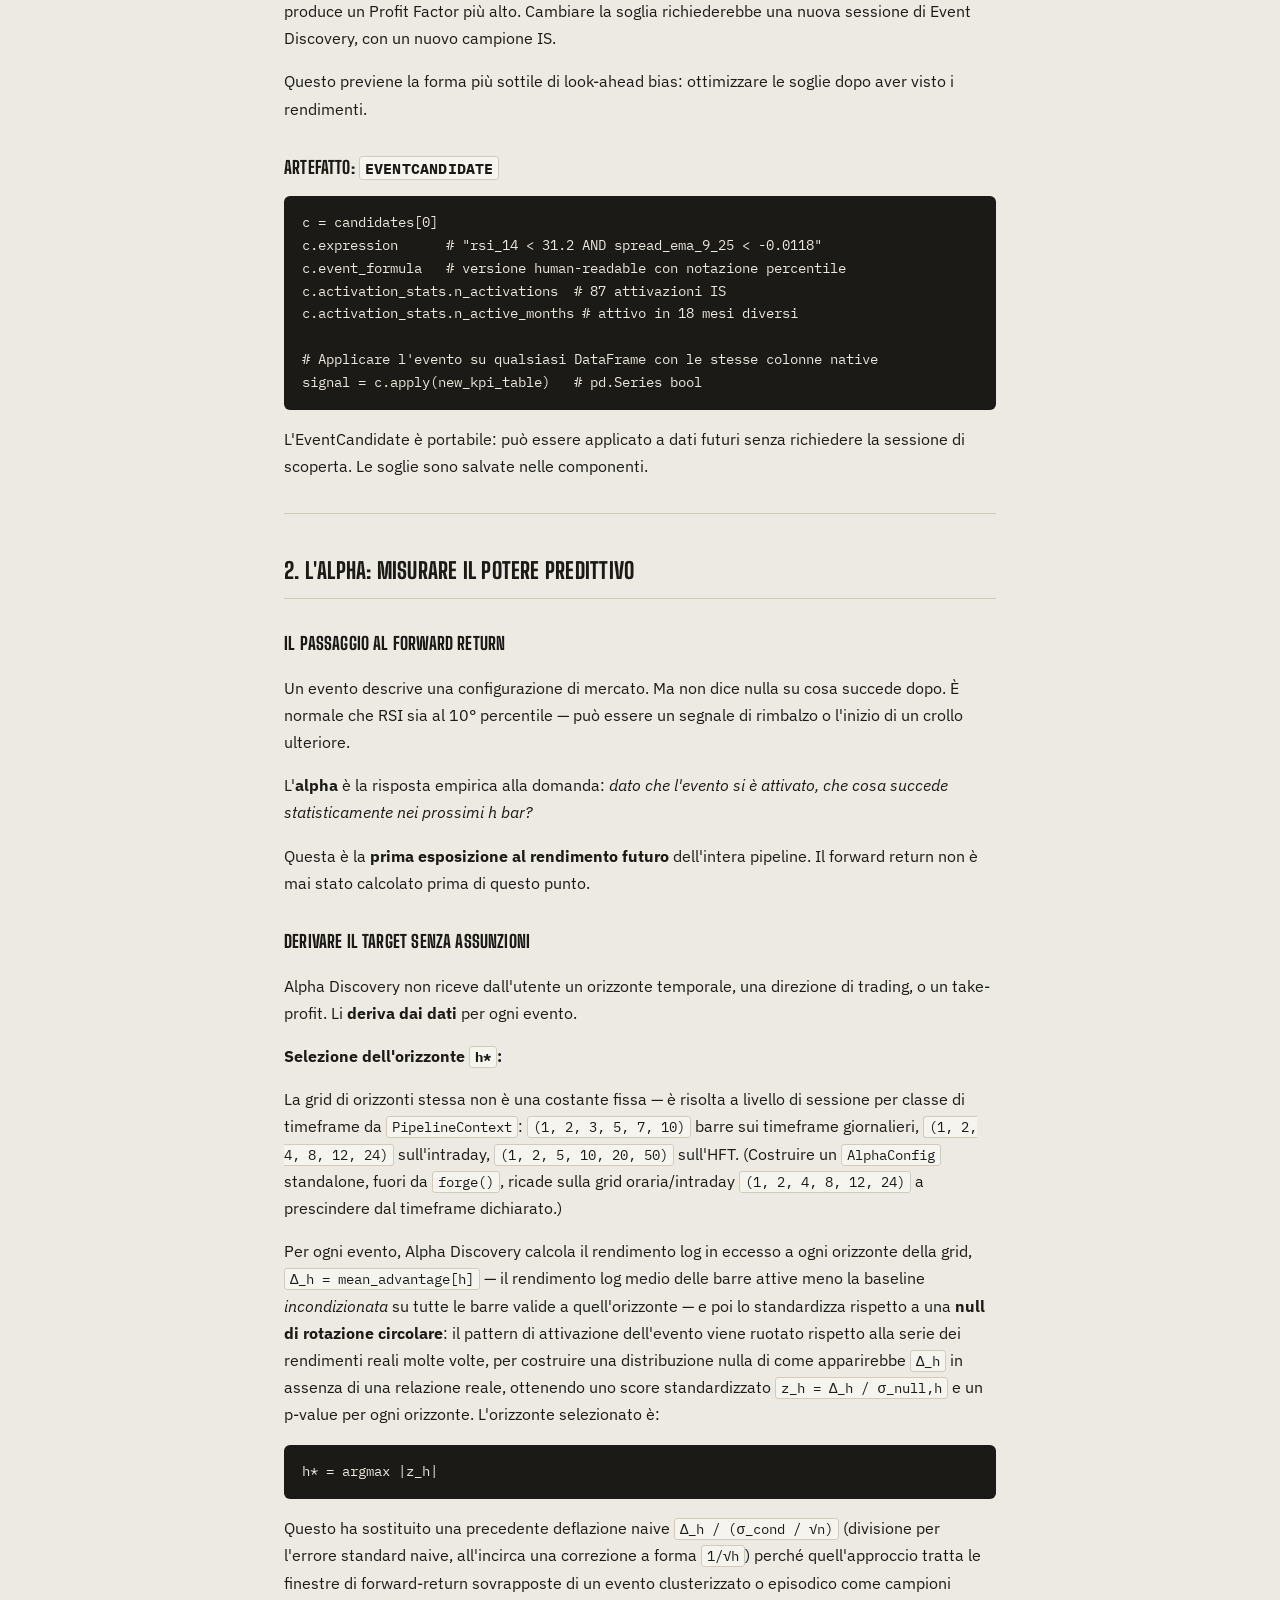
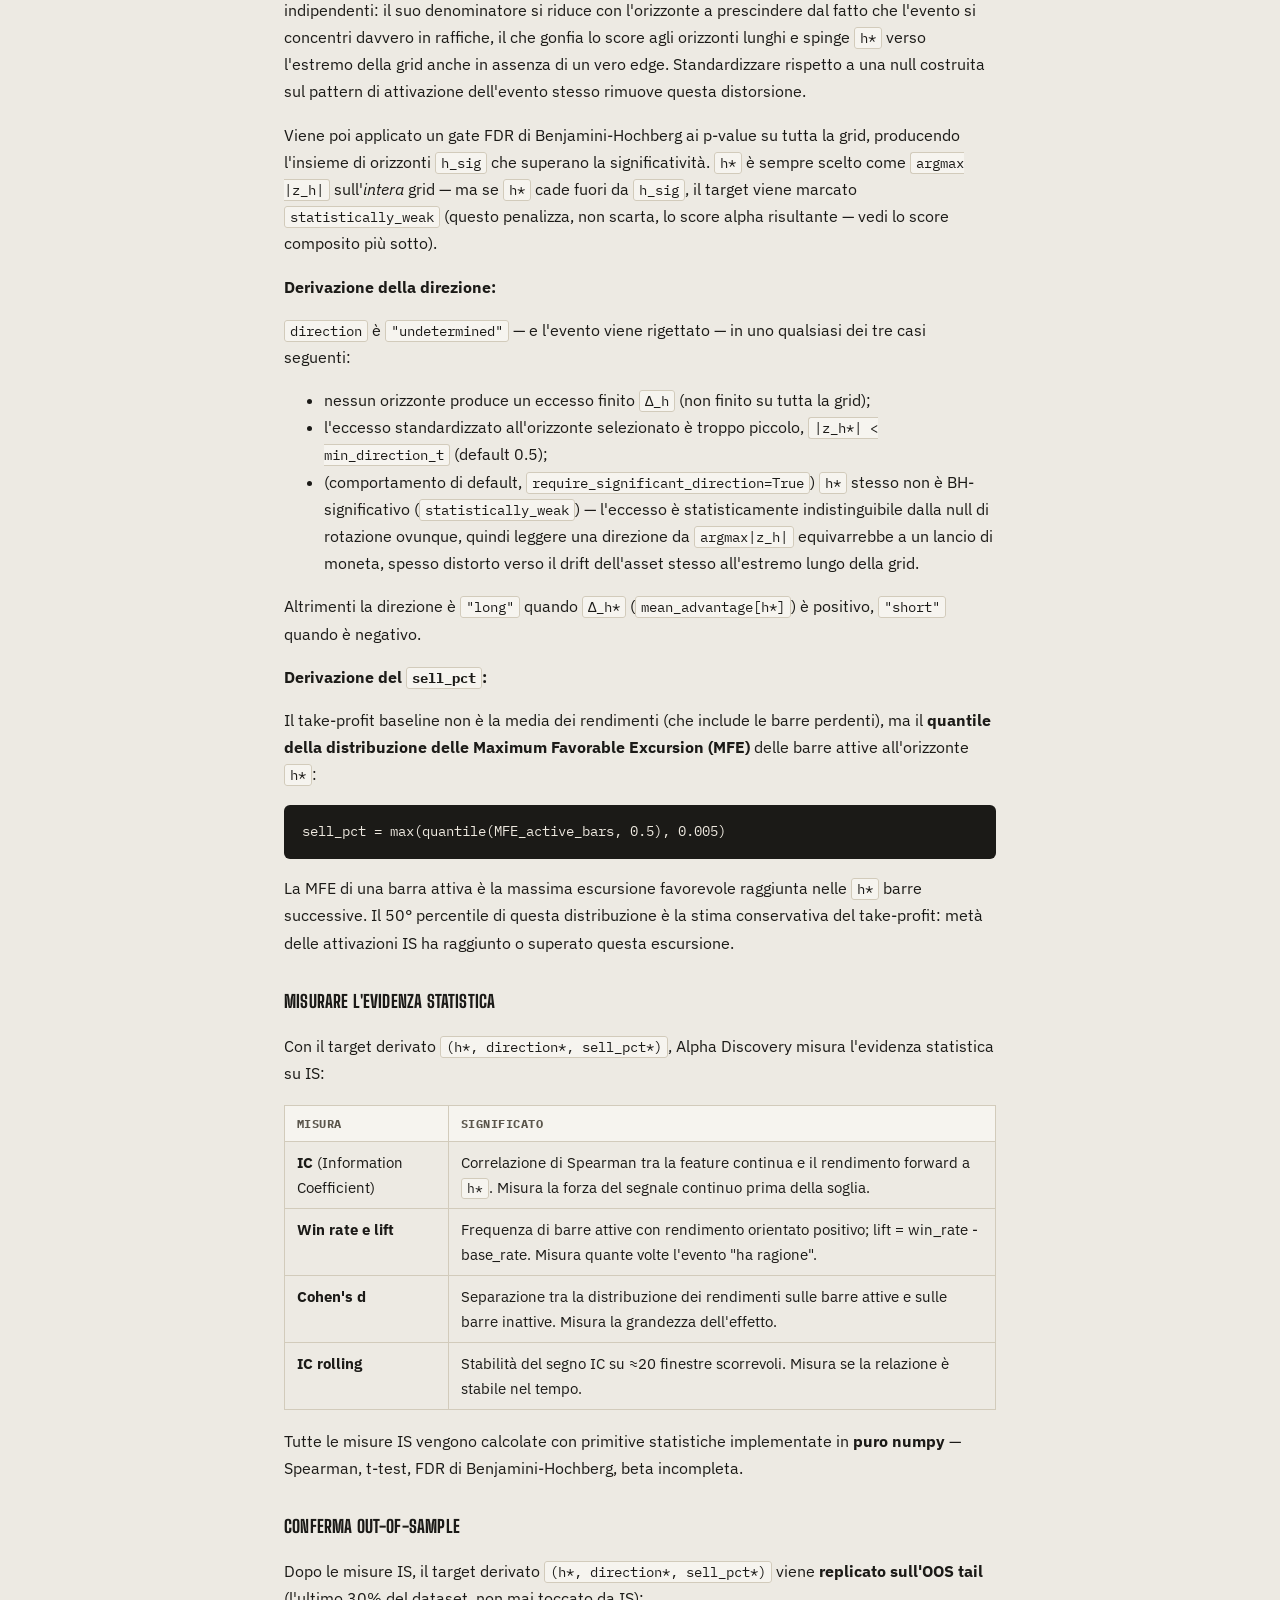
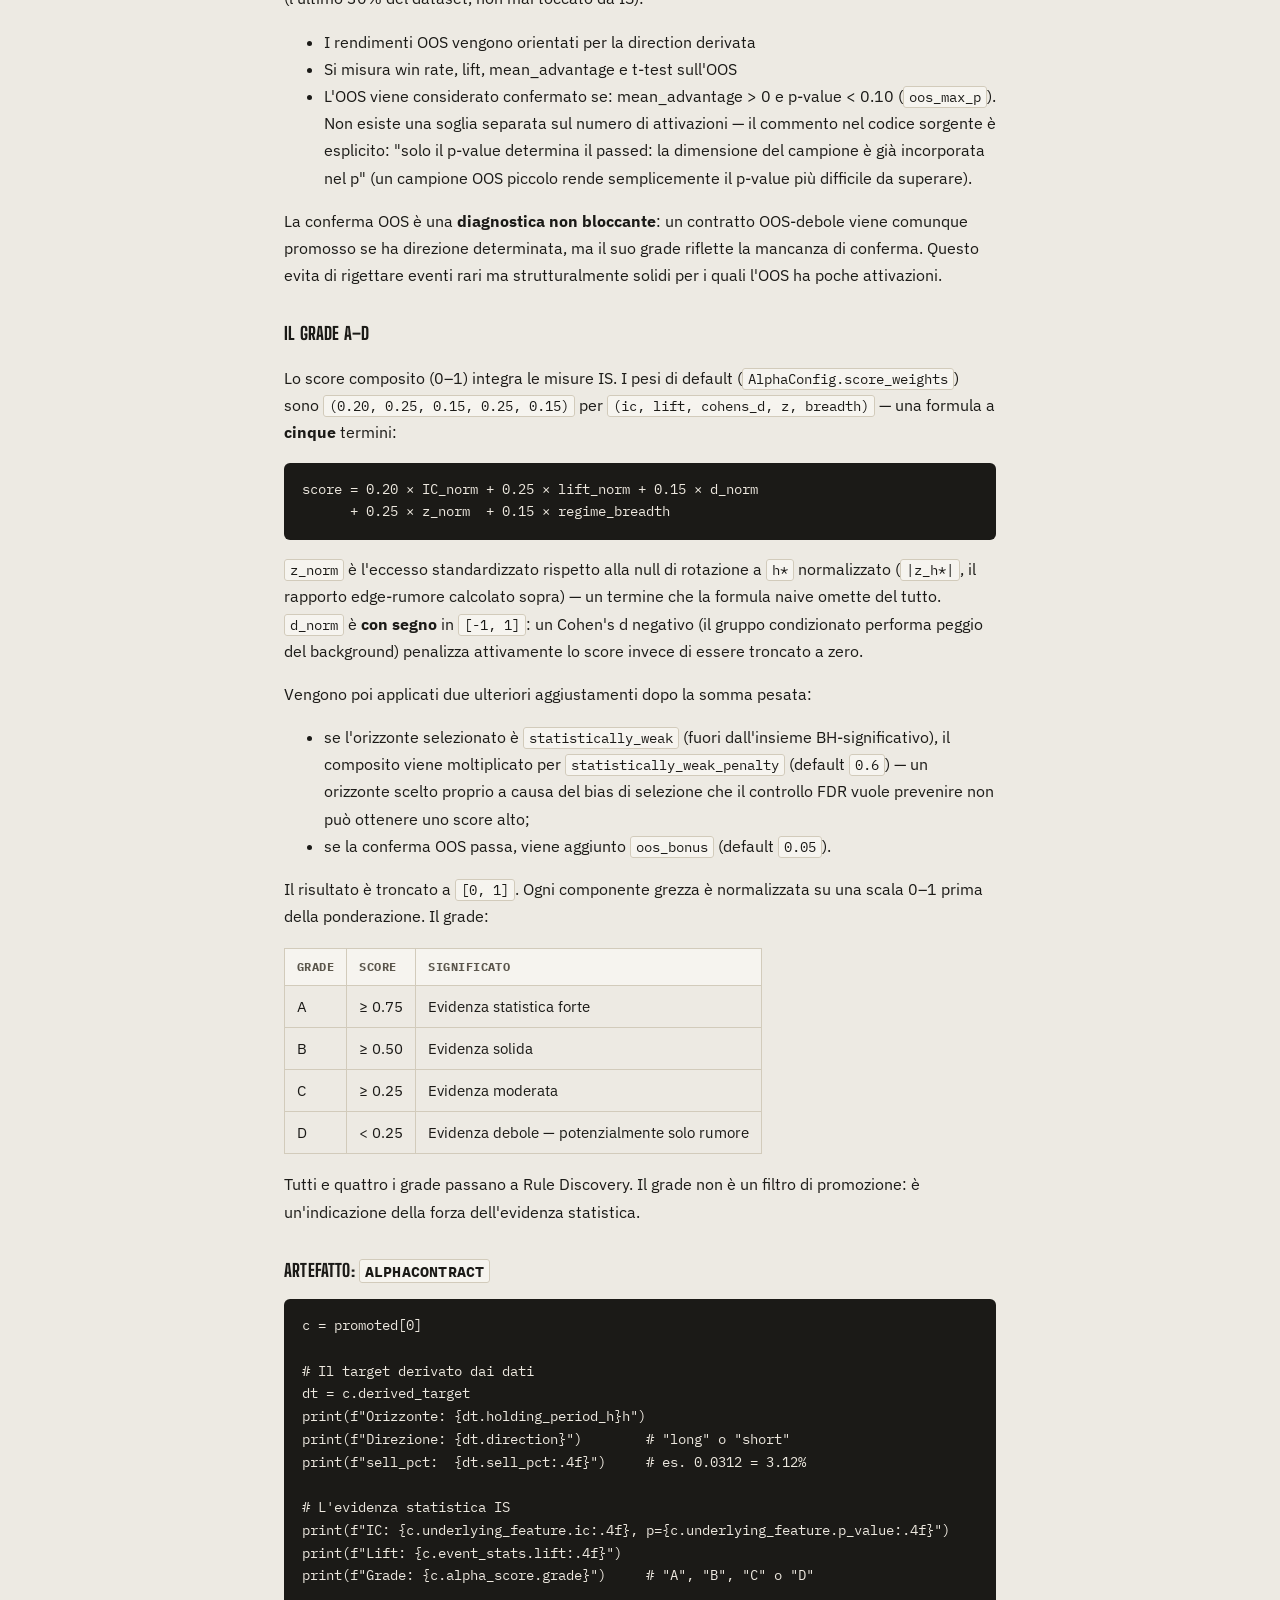
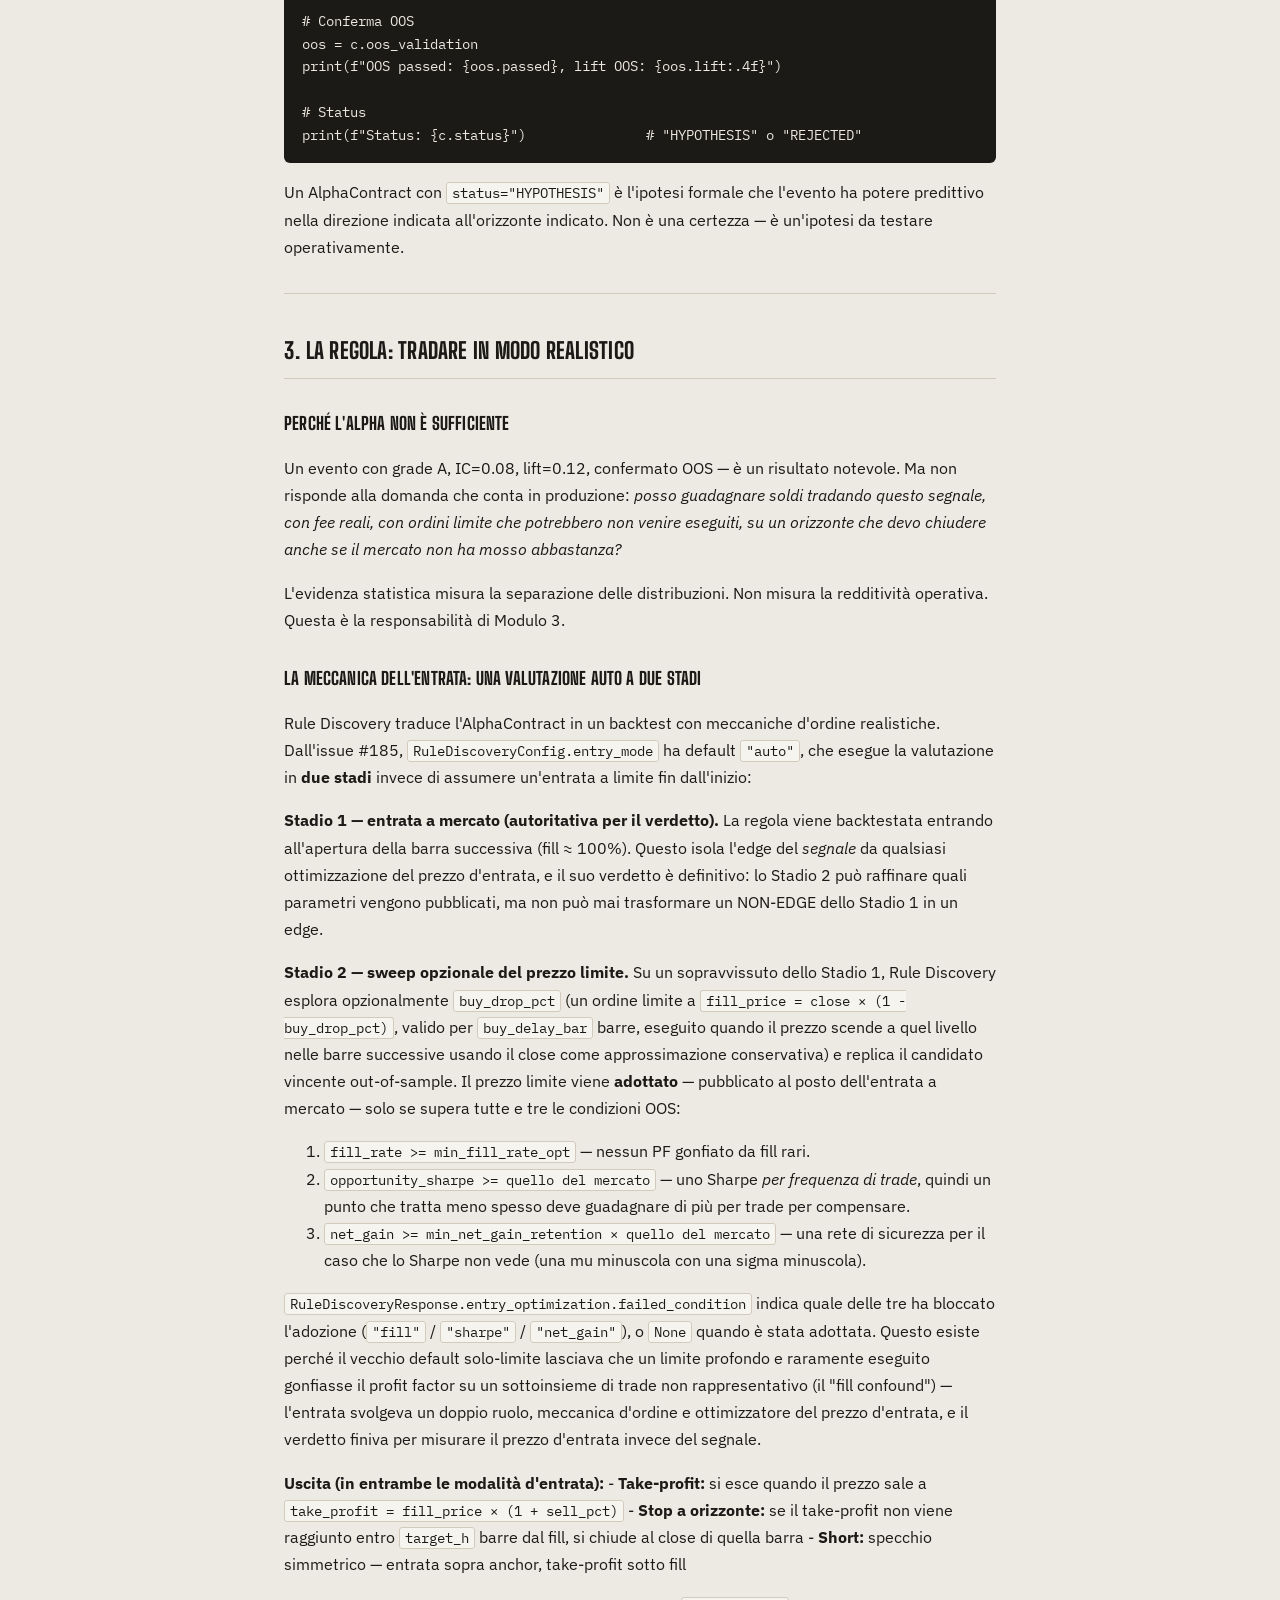
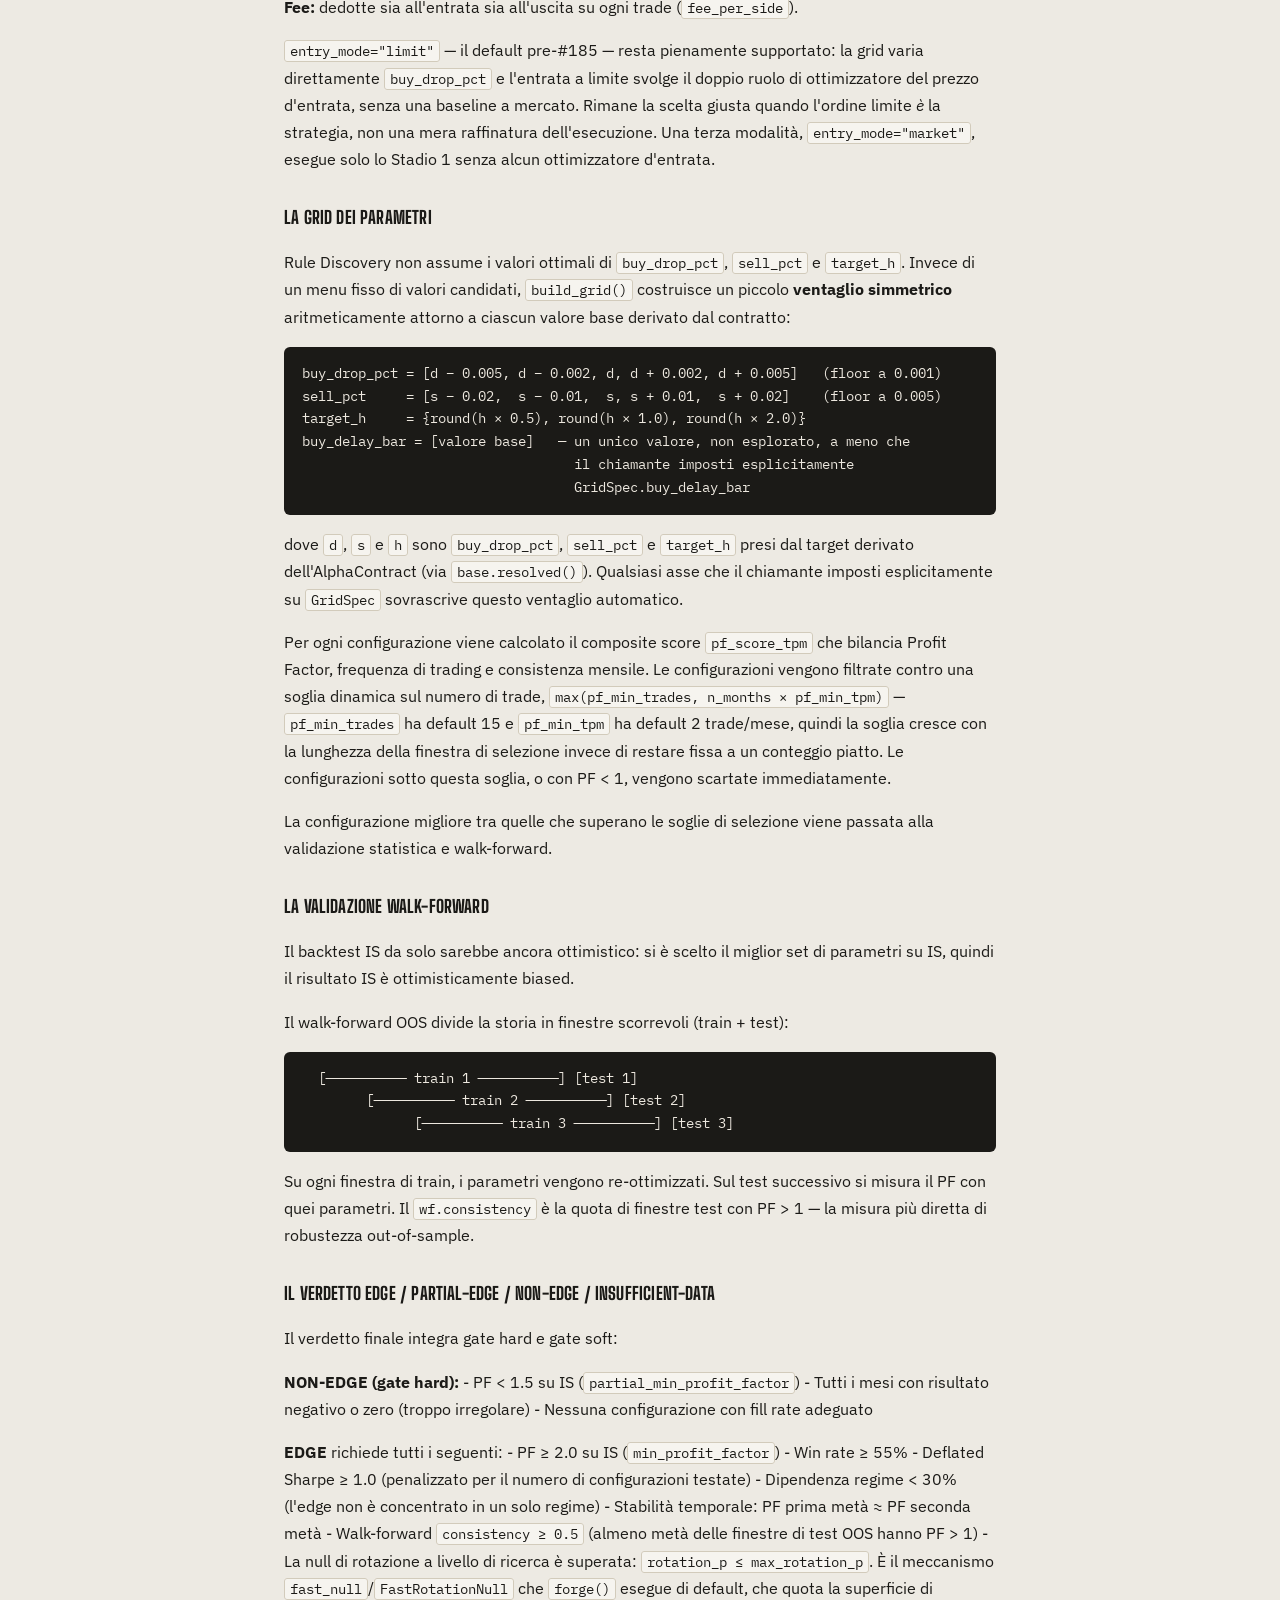
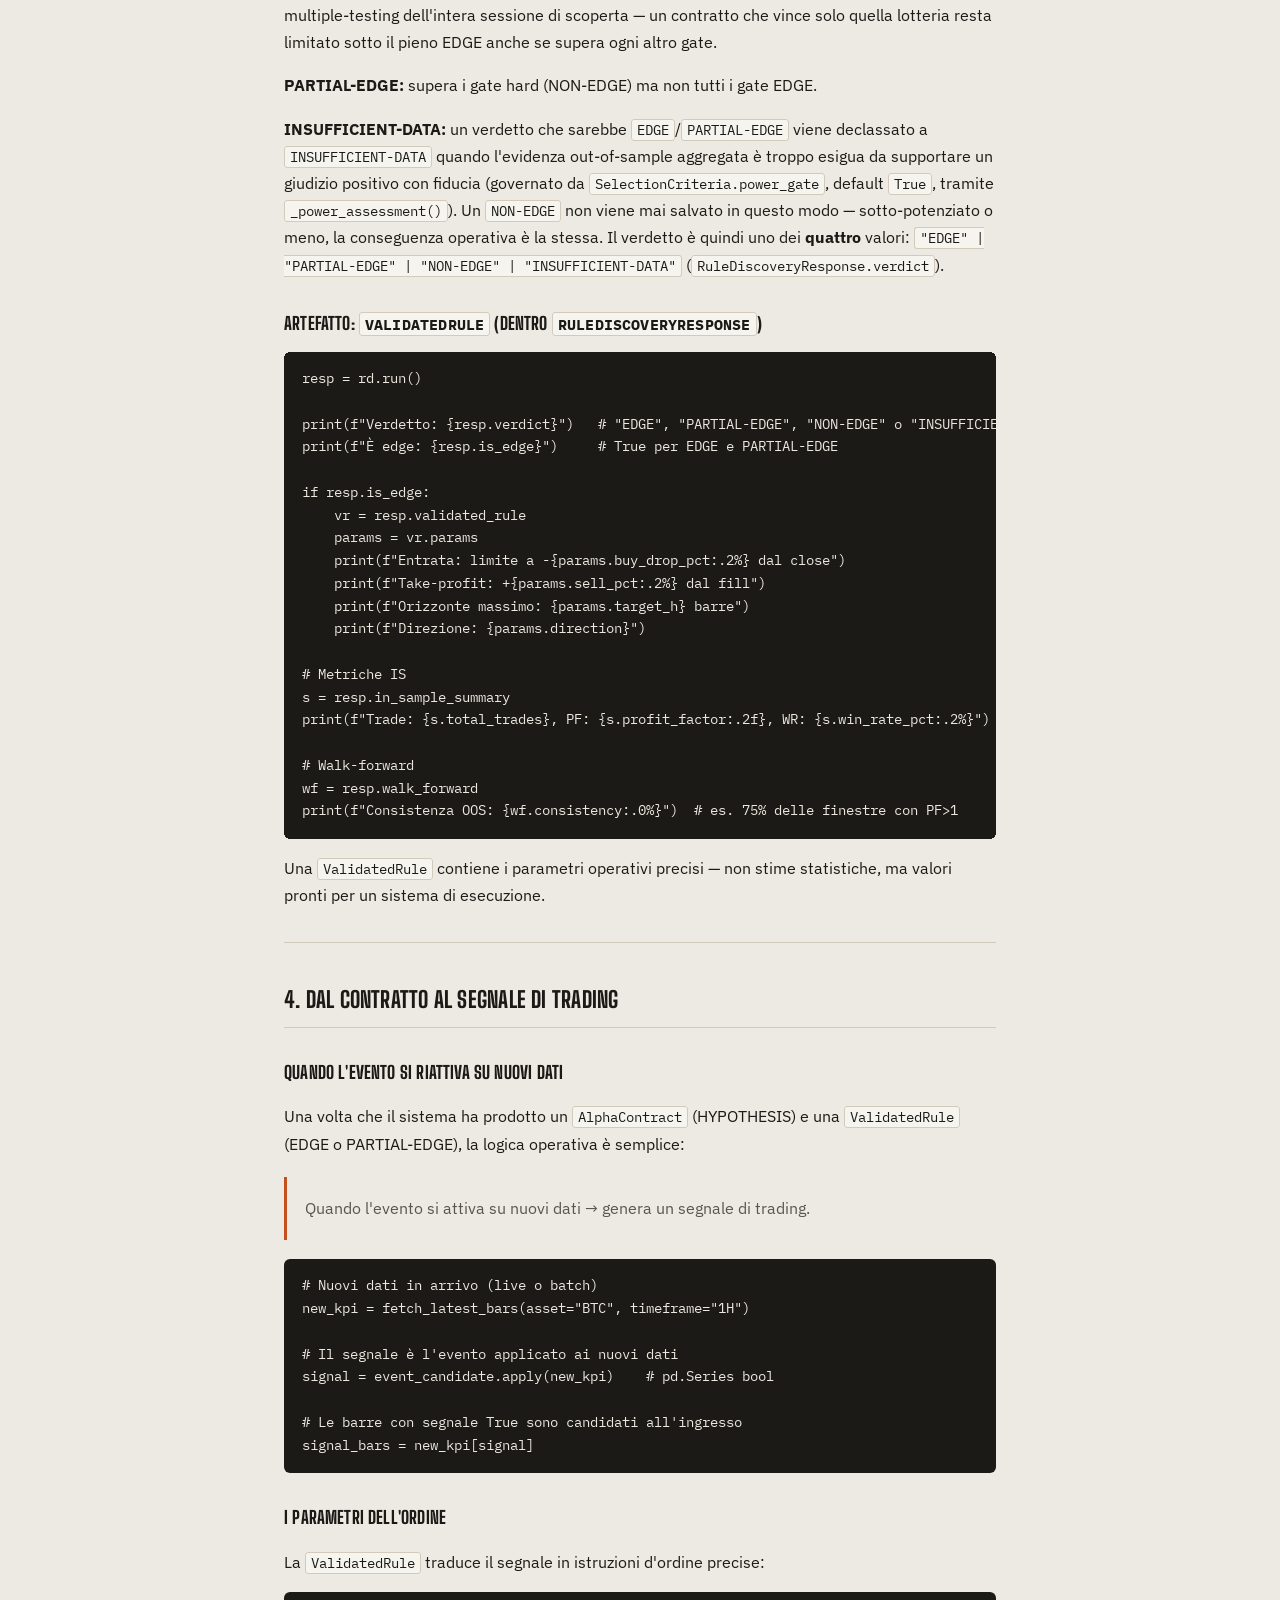
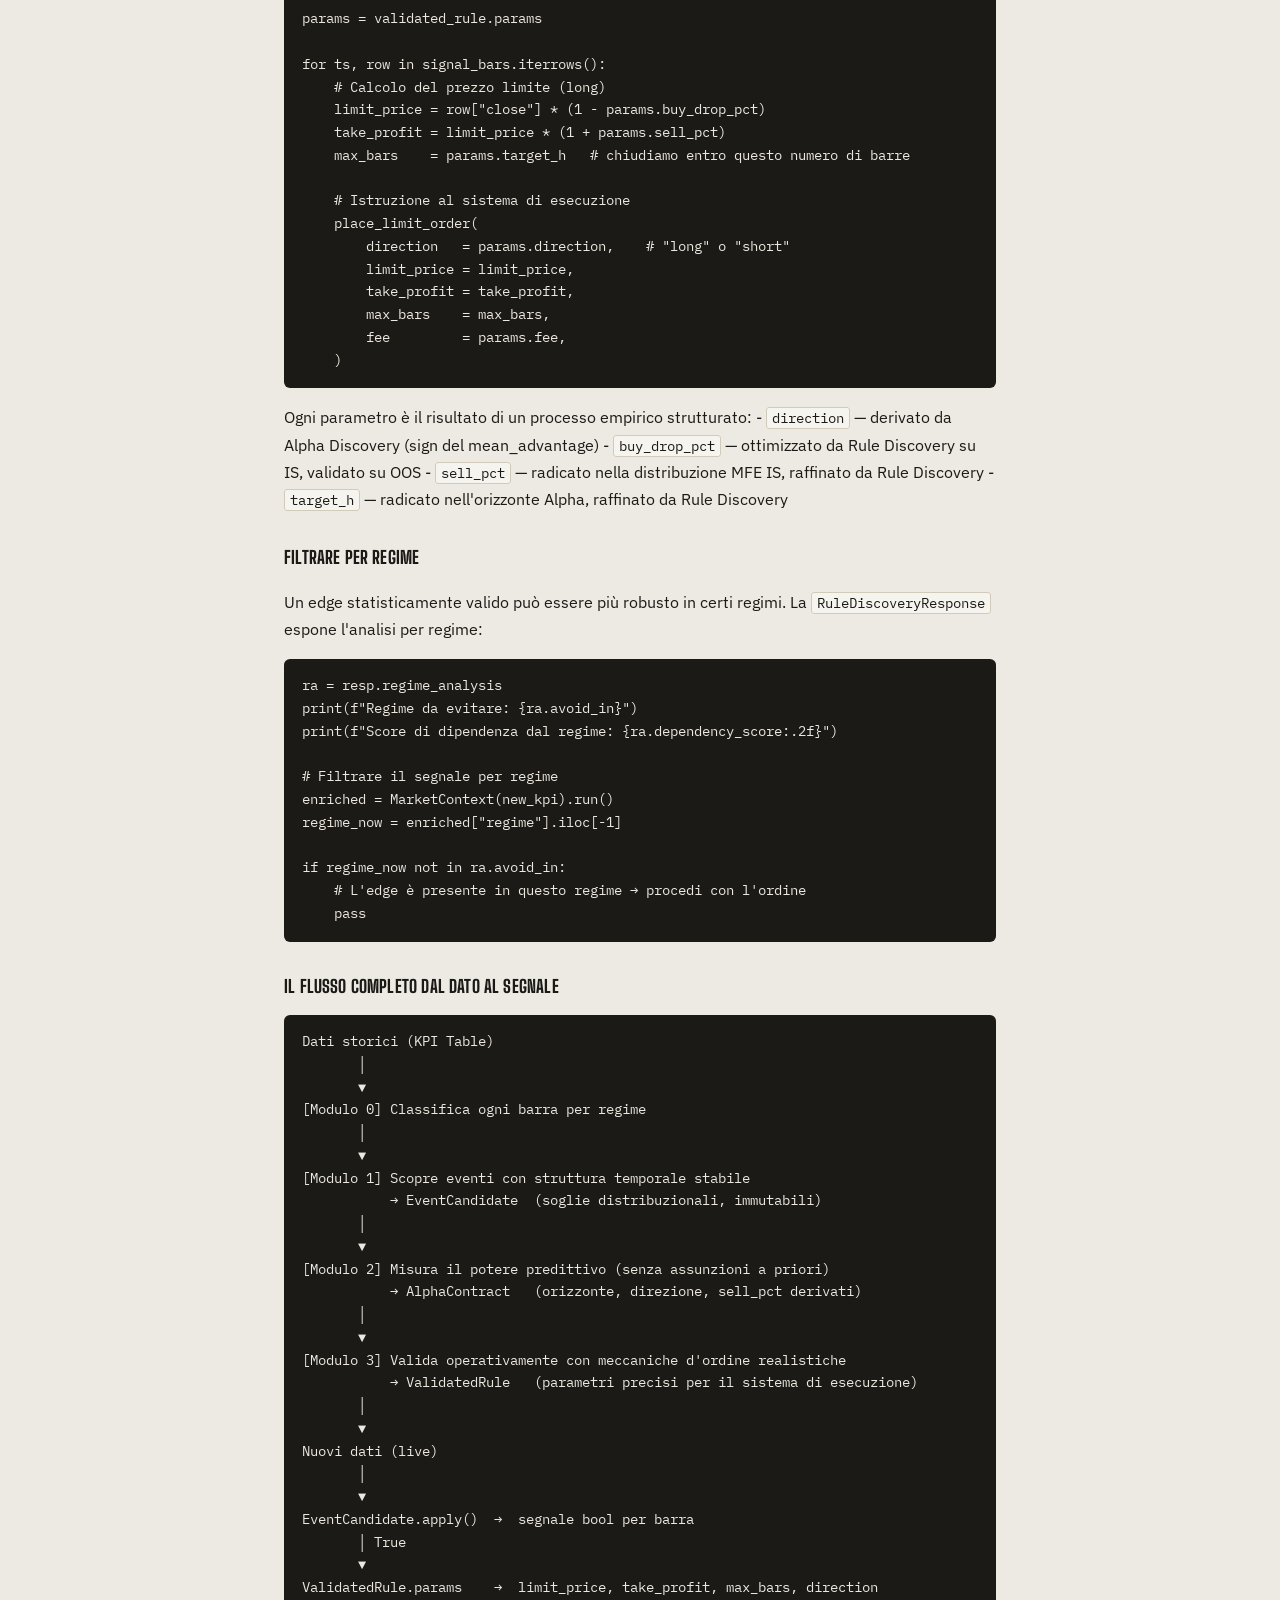
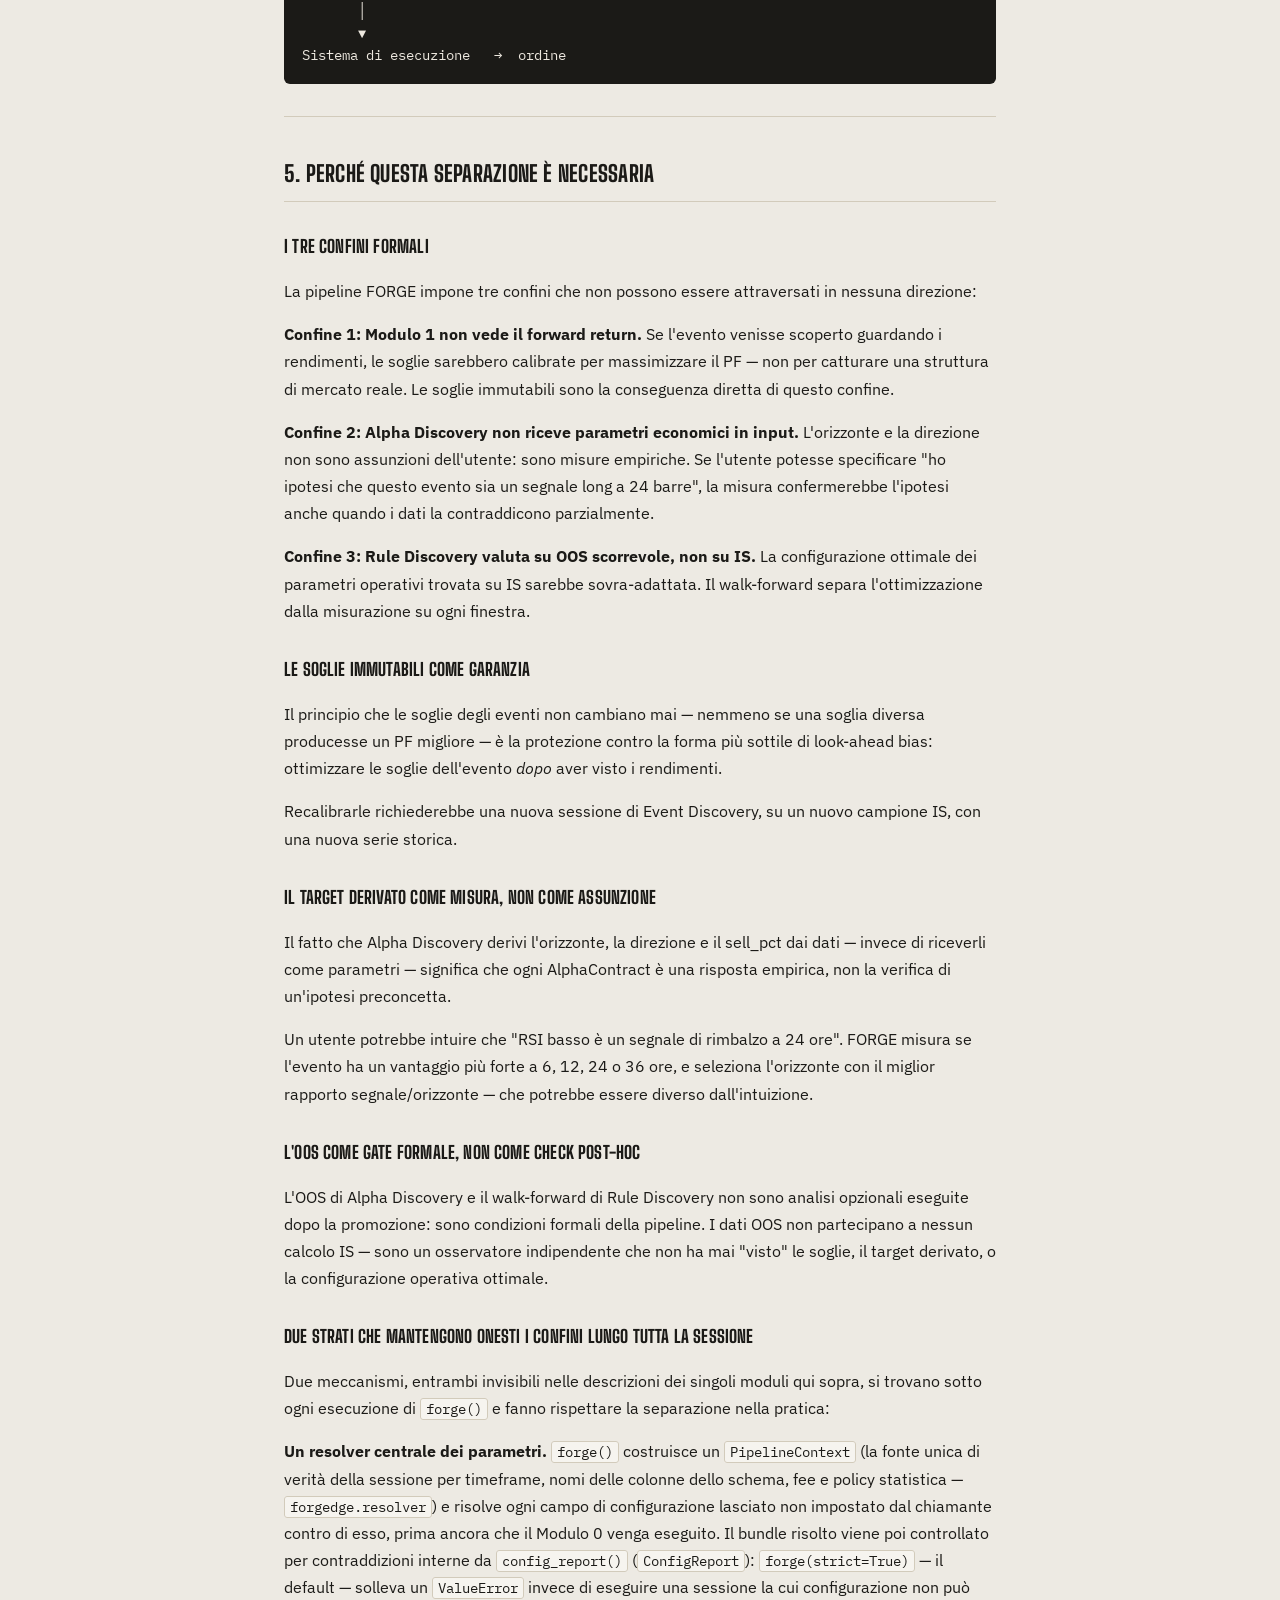
<file: docs/site/docs/concepts-it.html>
<!DOCTYPE html>

<html lang="it">
<head>
<meta charset="utf-8"/>
<meta content="width=device-width, initial-scale=1, viewport-fit=cover" name="viewport"/>
<title>Evento, Alpha, Regola — FORGE</title>
<meta content="Guida concettuale di FORGE: come nasce un segnale di trading da evento, alpha e regola." name="description"/>
<meta content="index, follow" name="robots"/>
<link href="https://forgedge.it/docs/concepts-it.html" rel="canonical"/><link href="https://forgedge.it/docs/concepts-it.html" hreflang="x-default" rel="alternate"/><link href="https://forgedge.it/docs/concepts-en.html" hreflang="en" rel="alternate"/><link href="https://forgedge.it/docs/concepts-it.html" hreflang="it" rel="alternate"/>
<link href="https://fonts.googleapis.com" rel="preconnect"/>
<link crossorigin="" href="https://fonts.gstatic.com" rel="preconnect"/>
<link href="https://fonts.googleapis.com/css2?family=Big+Shoulders+Display:wght@600;700;800;900&amp;family=IBM+Plex+Sans:wght@400;500;600;700&amp;family=IBM+Plex+Mono:wght@400;500;600&amp;display=swap" rel="stylesheet"/>
<link href="../assets/docs.css" rel="stylesheet"/>
<script defer src="https://cloud.umami.is/script.js" data-website-id="7d0186f7-578d-4301-96b6-c63fd0201480"></script>
</head>
<body>
<a class="back" href="/">← FORGE</a>
<main>
<article id="content">
<h1 id="forge-dal-mercato-al-segnale-evento-alpha-e-regola">FORGE — Dal Mercato al Segnale: Evento, Alpha e Regola</h1>
<p>Questo documento spiega come FORGE produce segnali di trading a partire da dati
storici, costruendo progressivamente i tre concetti fondamentali del sistema:
l'<strong>evento</strong>, l'<strong>alpha</strong> e la <strong>regola</strong>. Ogni concetto risponde a una domanda
precisa e produce un artefatto formale che il successivo riceve in input — senza
mai retrocedere dati, riaprire ottimizzazioni chiuse, o mescolare i domini.</p>
<hr/>
<h2 id="il-problema-che-forge-affronta">Il problema che FORGE affronta</h2>
<p>La ricerca di trading edge sistematica è infestata da un paradosso: è sempre
possibile trovare pattern che "avrebbero funzionato" nel passato. Basta
ottimizzare le soglie abbastanza a lungo, scegliere i periodi giusti, guardare
il rendimento mentre si costruisce il segnale. Il risultato è un backtest
attraente e una strategia che in produzione non funziona.</p>
<p>I tre vettori principali di questa distorsione sono:</p>
<ol>
<li>
<p><strong>Look-ahead bias nella selezione del segnale.</strong> Se la soglia dell'evento
   viene scelta perché produce rendimenti positivi, la soglia già "sa" il futuro.
   Qualsiasi backtest successivo è circolare.</p>
</li>
<li>
<p><strong>Ottimizzazione sullo stesso campione della valutazione.</strong> Se si cerca il
   miglior orizzonte, il miglior take-profit, il miglior filtro di regime sugli
   stessi dati su cui si misura il Profit Factor, il PF riflette il rumore del
   campione, non l'edge strutturale.</p>
</li>
<li>
<p><strong>Assenza di separazione tra fase statistica e fase operativa.</strong> Sapere che
   un evento predice statisticamente un rendimento positivo non equivale a sapere
   che è profittevole con fee, slippage e meccaniche d'ordine realistici.</p>
</li>
</ol>
<p>FORGE risponde a questi tre problemi con una pipeline a tre moduli separati da
confini formali: nessun modulo può accedere ai dati del successivo, nessuna
soglia può essere ricalibrata dopo la scoperta.</p>
<hr/>
<h2 id="1-levento-osservare-il-mercato-senza-pregiudizi">1. L'Evento: Osservare il Mercato senza Pregiudizi</h2>
<h3 id="definizione">Definizione</h3>
<p>Un <strong>evento</strong> è una condizione booleana su barre storiche: per ogni barra della
KPI Table, l'evento è <code>True</code> (attivo) o <code>False</code> (inattivo). Non è un segnale
di trading — è un'osservazione strutturata del mercato.</p>
<pre><code>Evento: RSI_14 &lt; 31.2
         │
         ├─ Barra 4712 (RSI=29.8): True  ← evento attivo
         ├─ Barra 4713 (RSI=33.1): False
         ├─ Barra 4714 (RSI=30.0): True  ← evento attivo
         └─ ...
</code></pre>
<p>Un evento può essere composto da più condizioni in AND:</p>
<pre><code>Evento: RSI_14 &lt; 31.2  AND  spread_ema_9_25 &lt; -0.0118
</code></pre>
<p>Il nome formale nella codebase è <code>EventCandidate</code>. L'espressione booleana è
salvata in <code>c.expression</code> e <code>c.event_formula</code>.</p>
<h3 id="cosa-rende-un-evento-interessante">Cosa rende un evento interessante</h3>
<p>Non tutti gli eventi sono utili. Un evento che si attiva una volta sola, o
sempre nello stesso mese, o con una frequenza del 0.1% delle barre, non
permette di misurare nulla di affidabile. I criteri di selezione sono
puramente <strong>strutturali</strong>. L'unità di conteggio di default è l'<strong>episodio</strong>
(una sequenza di attivazioni consecutive), non la singola barra attivata
— un segnale che resta attivo per più barre di fila conta una volta sola,
non una volta per barra:</p>
<table>
<thead>
<tr>
<th>Criterio</th>
<th>Significato</th>
</tr>
</thead>
<tbody>
<tr>
<td>Frequenza</td>
<td>Episodi al mese ≥ <code>min_tpm</code> (default 0.5 episodi/mese)</td>
</tr>
<tr>
<td>Potenza</td>
<td>Almeno <code>min_episodes</code> episodi nel campione (default 10)</td>
</tr>
<tr>
<td>Dispersione</td>
<td>Indice di Dispersione a livello di episodio (Var/Media dei conteggi mensili di episodi) ≤ una soglia Poisson-χ² scalata da <code>dispersion_margin</code> (default 1.3) — <code>eff_max_dispersion = poisson_floor(n_months) × dispersion_margin</code></td>
</tr>
</tbody>
</table>
<p>Il gate non rigetta mai un evento statisticamente coerente con un processo
casuale alla sua stessa frequenza osservata, pur lasciando che la tolleranza
di un preset per la burstiness continui davvero a vincolare. Non esiste più
una regola fissa "nessun mese sopra il 40% delle attivazioni" —
<code>max_monthly_share</code> è ancora riportato, ma solo come diagnostica; il vero
controllo di dispersione è il test Poisson-χ² sopra. (Una modalità di
conteggio legacy <code>"bar"</code>, più vicina alla vecchia semantica, resta
disponibile per retrocompatibilità.)</p>
<p>Il ConsistencyGate di Modulo 1 filtra tutti gli eventi che non rispettano questi
criteri. Quello che supera il gate è un evento con <strong>struttura temporale stabile</strong>
— indipendentemente dal fatto che produca rendimenti positivi o negativi.</p>
<h3 id="soglie-distribuzionali-non-assolute">Soglie distribuzionali, non assolute</h3>
<p>La soglia <code>RSI_14 &lt; 31.2</code> non è scelta perché 31.2 è un valore magico. È il
<strong>10° percentile della distribuzione IS del RSI su quell'asset specifico</strong>.
Questo è chiamato "soglia distribuzionale": rappresenta uno stato estremo
dell'indicatore <em>per quell'asset</em>, non un valore assoluto universale.</p>
<p>Il risultato è che lo stesso pattern strutturale ("RSI in zona bassa") produce
soglie diverse su asset diversi:</p>
<table>
<thead>
<tr>
<th>Asset</th>
<th>RSI p10</th>
<th>Significato</th>
</tr>
</thead>
<tbody>
<tr>
<td>BTC</td>
<td>27.8</td>
<td>BTC entra in ipervenduto a 27.8</td>
</tr>
<tr>
<td>ADA</td>
<td>31.2</td>
<td>ADA entra in ipervenduto a 31.2</td>
</tr>
<tr>
<td>ETH</td>
<td>29.1</td>
<td>ETH entra in ipervenduto a 29.1</td>
</tr>
</tbody>
</table>
<p>La struttura è la stessa (RSI al 10° percentile), la soglia è adattiva.</p>
<h3 id="lisolamento-dal-forward-return">L'isolamento dal forward return</h3>
<p>Il principio fondamentale di Modulo 1 è che <strong>non vede mai il rendimento
futuro</strong>. Le feature vengono classificate, le soglie vengono fissate sulla
distribuzione IS, la stabilità temporale viene misurata — tutto senza mai
calcolare un singolo forward return.</p>
<p>Questo garantisce che le soglie dell'evento non siano contaminate dalla
conoscenza di ciò che succede dopo. Non c'è look-ahead bias nella selezione
del segnale.</p>
<h3 id="le-soglie-sono-immutabili">Le soglie sono immutabili</h3>
<p>Una volta che l'Event Discovery fissa le soglie — <code>RSI_14 &lt; 31.2</code>,
<code>spread_ema_9_25 &lt; -0.0118</code> — queste non cambiano mai, nemmeno se i moduli
successivi scoprissero che una soglia diversa produce un Profit Factor più alto.
Cambiare la soglia richiederebbe una nuova sessione di Event Discovery, con
un nuovo campione IS.</p>
<p>Questo previene la forma più sottile di look-ahead bias: ottimizzare le soglie
dopo aver visto i rendimenti.</p>
<h3 id="artefatto-eventcandidate">Artefatto: <code>EventCandidate</code></h3>
<pre><code class="language-python">c = candidates[0]
c.expression      # "rsi_14 &lt; 31.2 AND spread_ema_9_25 &lt; -0.0118"
c.event_formula   # versione human-readable con notazione percentile
c.activation_stats.n_activations  # 87 attivazioni IS
c.activation_stats.n_active_months # attivo in 18 mesi diversi

# Applicare l'evento su qualsiasi DataFrame con le stesse colonne native
signal = c.apply(new_kpi_table)   # pd.Series bool
</code></pre>
<p>L'EventCandidate è portabile: può essere applicato a dati futuri senza
richiedere la sessione di scoperta. Le soglie sono salvate nelle componenti.</p>
<hr/>
<h2 id="2-lalpha-misurare-il-potere-predittivo">2. L'Alpha: Misurare il Potere Predittivo</h2>
<h3 id="il-passaggio-al-forward-return">Il passaggio al forward return</h3>
<p>Un evento descrive una configurazione di mercato. Ma non dice nulla su cosa
succede dopo. È normale che RSI sia al 10° percentile — può essere un segnale
di rimbalzo o l'inizio di un crollo ulteriore.</p>
<p>L'<strong>alpha</strong> è la risposta empirica alla domanda: <em>dato che l'evento si è
attivato, che cosa succede statisticamente nei prossimi h bar?</em></p>
<p>Questa è la <strong>prima esposizione al rendimento futuro</strong> dell'intera pipeline. Il
forward return non è mai stato calcolato prima di questo punto.</p>
<h3 id="derivare-il-target-senza-assunzioni">Derivare il target senza assunzioni</h3>
<p>Alpha Discovery non riceve dall'utente un orizzonte temporale, una direzione di
trading, o un take-profit. Li <strong>deriva dai dati</strong> per ogni evento.</p>
<p><strong>Selezione dell'orizzonte <code>h*</code>:</strong></p>
<p>La grid di orizzonti stessa non è una costante fissa — è risolta a livello di
sessione per classe di timeframe da <code>PipelineContext</code>: <code>(1, 2, 3, 5, 7, 10)</code>
barre sui timeframe giornalieri, <code>(1, 2, 4, 8, 12, 24)</code> sull'intraday,
<code>(1, 2, 5, 10, 20, 50)</code> sull'HFT. (Costruire un <code>AlphaConfig</code> standalone,
fuori da <code>forge()</code>, ricade sulla grid oraria/intraday <code>(1, 2, 4, 8, 12, 24)</code>
a prescindere dal timeframe dichiarato.)</p>
<p>Per ogni evento, Alpha Discovery calcola il rendimento log in eccesso a ogni
orizzonte della grid, <code>Δ_h = mean_advantage[h]</code> — il rendimento log medio
delle barre attive meno la baseline <em>incondizionata</em> su tutte le barre valide
a quell'orizzonte — e poi lo standardizza rispetto a una <strong>null di rotazione
circolare</strong>: il pattern di attivazione dell'evento viene ruotato rispetto
alla serie dei rendimenti reali molte volte, per costruire una distribuzione
nulla di come apparirebbe <code>Δ_h</code> in assenza di una relazione reale, ottenendo
uno score standardizzato <code>z_h = Δ_h / σ_null,h</code> e un p-value per ogni
orizzonte. L'orizzonte selezionato è:</p>
<pre><code>h* = argmax |z_h|
</code></pre>
<p>Questo ha sostituito una precedente deflazione naive <code>Δ_h / (σ_cond / √n)</code>
(divisione per l'errore standard naive, all'incirca una correzione a forma
<code>1/√h</code>) perché quell'approccio tratta le finestre di forward-return
sovrapposte di un evento clusterizzato o episodico come campioni
indipendenti: il suo denominatore si riduce con l'orizzonte a prescindere dal
fatto che l'evento si concentri davvero in raffiche, il che gonfia lo score
agli orizzonti lunghi e spinge <code>h*</code> verso l'estremo della grid anche in
assenza di un vero edge. Standardizzare rispetto a una null costruita sul
pattern di attivazione dell'evento stesso rimuove questa distorsione.</p>
<p>Viene poi applicato un gate FDR di Benjamini-Hochberg ai p-value su tutta la
grid, producendo l'insieme di orizzonti <code>h_sig</code> che superano la
significatività. <code>h*</code> è sempre scelto come <code>argmax |z_h|</code> sull'<em>intera</em> grid
— ma se <code>h*</code> cade fuori da <code>h_sig</code>, il target viene marcato
<code>statistically_weak</code> (questo penalizza, non scarta, lo score alpha risultante
— vedi lo score composito più sotto).</p>
<p><strong>Derivazione della direzione:</strong></p>
<p><code>direction</code> è <code>"undetermined"</code> — e l'evento viene rigettato — in uno
qualsiasi dei tre casi seguenti:</p>
<ul>
<li>nessun orizzonte produce un eccesso finito <code>Δ_h</code> (non finito su tutta la
  grid);</li>
<li>l'eccesso standardizzato all'orizzonte selezionato è troppo piccolo,
  <code>|z_h*| &lt; min_direction_t</code> (default 0.5);</li>
<li>(comportamento di default, <code>require_significant_direction=True</code>) <code>h*</code>
  stesso non è BH-significativo (<code>statistically_weak</code>) — l'eccesso è
  statisticamente indistinguibile dalla null di rotazione ovunque, quindi
  leggere una direzione da <code>argmax|z_h|</code> equivarrebbe a un lancio di moneta,
  spesso distorto verso il drift dell'asset stesso all'estremo lungo della
  grid.</li>
</ul>
<p>Altrimenti la direzione è <code>"long"</code> quando <code>Δ_h*</code> (<code>mean_advantage[h*]</code>) è
positivo, <code>"short"</code> quando è negativo.</p>
<p><strong>Derivazione del <code>sell_pct</code>:</strong></p>
<p>Il take-profit baseline non è la media dei rendimenti (che include le barre
perdenti), ma il <strong>quantile della distribuzione delle Maximum Favorable
Excursion (MFE)</strong> delle barre attive all'orizzonte <code>h*</code>:</p>
<pre><code>sell_pct = max(quantile(MFE_active_bars, 0.5), 0.005)
</code></pre>
<p>La MFE di una barra attiva è la massima escursione favorevole raggiunta nelle
<code>h*</code> barre successive. Il 50° percentile di questa distribuzione è la stima
conservativa del take-profit: metà delle attivazioni IS ha raggiunto o superato
questa escursione.</p>
<h3 id="misurare-levidenza-statistica">Misurare l'evidenza statistica</h3>
<p>Con il target derivato <code>(h*, direction*, sell_pct*)</code>, Alpha Discovery misura
l'evidenza statistica su IS:</p>
<table>
<thead>
<tr>
<th>Misura</th>
<th>Significato</th>
</tr>
</thead>
<tbody>
<tr>
<td><strong>IC</strong> (Information Coefficient)</td>
<td>Correlazione di Spearman tra la feature continua e il rendimento forward a <code>h*</code>. Misura la forza del segnale continuo prima della soglia.</td>
</tr>
<tr>
<td><strong>Win rate e lift</strong></td>
<td>Frequenza di barre attive con rendimento orientato positivo; lift = win_rate - base_rate. Misura quante volte l'evento "ha ragione".</td>
</tr>
<tr>
<td><strong>Cohen's d</strong></td>
<td>Separazione tra la distribuzione dei rendimenti sulle barre attive e sulle barre inattive. Misura la grandezza dell'effetto.</td>
</tr>
<tr>
<td><strong>IC rolling</strong></td>
<td>Stabilità del segno IC su ≈20 finestre scorrevoli. Misura se la relazione è stabile nel tempo.</td>
</tr>
</tbody>
</table>
<p>Tutte le misure IS vengono calcolate con primitive statistiche implementate in
<strong>puro numpy</strong> — Spearman, t-test, FDR di Benjamini-Hochberg, beta incompleta.</p>
<h3 id="conferma-out-of-sample">Conferma out-of-sample</h3>
<p>Dopo le misure IS, il target derivato <code>(h*, direction*, sell_pct*)</code> viene
<strong>replicato sull'OOS tail</strong> (l'ultimo 30% del dataset, non mai toccato da IS):</p>
<ul>
<li>I rendimenti OOS vengono orientati per la direction derivata</li>
<li>Si misura win rate, lift, mean_advantage e t-test sull'OOS</li>
<li>L'OOS viene considerato confermato se: mean_advantage &gt; 0 e p-value &lt; 0.10
  (<code>oos_max_p</code>). Non esiste una soglia separata sul numero di attivazioni —
  il commento nel codice sorgente è esplicito: "solo il p-value determina il
  passed: la dimensione del campione è già incorporata nel p" (un campione
  OOS piccolo rende semplicemente il p-value più difficile da superare).</li>
</ul>
<p>La conferma OOS è una <strong>diagnostica non bloccante</strong>: un contratto OOS-debole
viene comunque promosso se ha direzione determinata, ma il suo grade riflette
la mancanza di conferma. Questo evita di rigettare eventi rari ma strutturalmente
solidi per i quali l'OOS ha poche attivazioni.</p>
<h3 id="il-grade-ad">Il grade A–D</h3>
<p>Lo score composito (0–1) integra le misure IS. I pesi di default
(<code>AlphaConfig.score_weights</code>) sono <code>(0.20, 0.25, 0.15, 0.25, 0.15)</code> per
<code>(ic, lift, cohens_d, z, breadth)</code> — una formula a <strong>cinque</strong> termini:</p>
<pre><code>score = 0.20 × IC_norm + 0.25 × lift_norm + 0.15 × d_norm
      + 0.25 × z_norm  + 0.15 × regime_breadth
</code></pre>
<p><code>z_norm</code> è l'eccesso standardizzato rispetto alla null di rotazione a <code>h*</code>
normalizzato (<code>|z_h*|</code>, il rapporto edge-rumore calcolato sopra) — un termine
che la formula naive omette del tutto. <code>d_norm</code> è <strong>con segno</strong> in
<code>[-1, 1]</code>: un Cohen's d negativo (il gruppo condizionato performa peggio del
background) penalizza attivamente lo score invece di essere troncato a zero.</p>
<p>Vengono poi applicati due ulteriori aggiustamenti dopo la somma pesata:</p>
<ul>
<li>se l'orizzonte selezionato è <code>statistically_weak</code> (fuori dall'insieme
  BH-significativo), il composito viene moltiplicato per
  <code>statistically_weak_penalty</code> (default <code>0.6</code>) — un orizzonte scelto proprio
  a causa del bias di selezione che il controllo FDR vuole prevenire non può
  ottenere uno score alto;</li>
<li>se la conferma OOS passa, viene aggiunto <code>oos_bonus</code> (default <code>0.05</code>).</li>
</ul>
<p>Il risultato è troncato a <code>[0, 1]</code>. Ogni componente grezza è normalizzata su
una scala 0–1 prima della ponderazione. Il grade:</p>
<table>
<thead>
<tr>
<th>Grade</th>
<th>Score</th>
<th>Significato</th>
</tr>
</thead>
<tbody>
<tr>
<td>A</td>
<td>≥ 0.75</td>
<td>Evidenza statistica forte</td>
</tr>
<tr>
<td>B</td>
<td>≥ 0.50</td>
<td>Evidenza solida</td>
</tr>
<tr>
<td>C</td>
<td>≥ 0.25</td>
<td>Evidenza moderata</td>
</tr>
<tr>
<td>D</td>
<td>&lt; 0.25</td>
<td>Evidenza debole — potenzialmente solo rumore</td>
</tr>
</tbody>
</table>
<p>Tutti e quattro i grade passano a Rule Discovery. Il grade non è un filtro di
promozione: è un'indicazione della forza dell'evidenza statistica.</p>
<h3 id="artefatto-alphacontract">Artefatto: <code>AlphaContract</code></h3>
<pre><code class="language-python">c = promoted[0]

# Il target derivato dai dati
dt = c.derived_target
print(f"Orizzonte: {dt.holding_period_h}h")
print(f"Direzione: {dt.direction}")        # "long" o "short"
print(f"sell_pct:  {dt.sell_pct:.4f}")     # es. 0.0312 = 3.12%

# L'evidenza statistica IS
print(f"IC: {c.underlying_feature.ic:.4f}, p={c.underlying_feature.p_value:.4f}")
print(f"Lift: {c.event_stats.lift:.4f}")
print(f"Grade: {c.alpha_score.grade}")     # "A", "B", "C" o "D"

# Conferma OOS
oos = c.oos_validation
print(f"OOS passed: {oos.passed}, lift OOS: {oos.lift:.4f}")

# Status
print(f"Status: {c.status}")               # "HYPOTHESIS" o "REJECTED"
</code></pre>
<p>Un AlphaContract con <code>status="HYPOTHESIS"</code> è l'ipotesi formale che l'evento
ha potere predittivo nella direzione indicata all'orizzonte indicato. Non è una
certezza — è un'ipotesi da testare operativamente.</p>
<hr/>
<h2 id="3-la-regola-tradare-in-modo-realistico">3. La Regola: Tradare in Modo Realistico</h2>
<h3 id="perche-lalpha-non-e-sufficiente">Perché l'alpha non è sufficiente</h3>
<p>Un evento con grade A, IC=0.08, lift=0.12, confermato OOS — è un risultato
notevole. Ma non risponde alla domanda che conta in produzione: <em>posso guadagnare
soldi tradando questo segnale, con fee reali, con ordini limite che potrebbero
non venire eseguiti, su un orizzonte che devo chiudere anche se il mercato non
ha mosso abbastanza?</em></p>
<p>L'evidenza statistica misura la separazione delle distribuzioni. Non misura
la redditività operativa. Questa è la responsabilità di Modulo 3.</p>
<h3 id="la-meccanica-dellentrata-una-valutazione-auto-a-due-stadi">La meccanica dell'entrata: una valutazione auto a due stadi</h3>
<p>Rule Discovery traduce l'AlphaContract in un backtest con meccaniche d'ordine
realistiche. Dall'issue #185, <code>RuleDiscoveryConfig.entry_mode</code> ha default
<code>"auto"</code>, che esegue la valutazione in <strong>due stadi</strong> invece di assumere
un'entrata a limite fin dall'inizio:</p>
<p><strong>Stadio 1 — entrata a mercato (autoritativa per il verdetto).</strong> La regola
viene backtestata entrando all'apertura della barra successiva (fill ≈
100%). Questo isola l'edge del <em>segnale</em> da qualsiasi ottimizzazione del
prezzo d'entrata, e il suo verdetto è definitivo: lo Stadio 2 può raffinare
quali parametri vengono pubblicati, ma non può mai trasformare un NON-EDGE
dello Stadio 1 in un edge.</p>
<p><strong>Stadio 2 — sweep opzionale del prezzo limite.</strong> Su un sopravvissuto dello
Stadio 1, Rule Discovery esplora opzionalmente <code>buy_drop_pct</code> (un ordine
limite a <code>fill_price = close × (1 - buy_drop_pct)</code>, valido per
<code>buy_delay_bar</code> barre, eseguito quando il prezzo scende a quel livello nelle
barre successive usando il close come approssimazione conservativa) e
replica il candidato vincente out-of-sample. Il prezzo limite viene
<strong>adottato</strong> — pubblicato al posto dell'entrata a mercato — solo se supera
tutte e tre le condizioni OOS:</p>
<ol>
<li><code>fill_rate &gt;= min_fill_rate_opt</code> — nessun PF gonfiato da fill rari.</li>
<li><code>opportunity_sharpe &gt;= quello del mercato</code> — uno Sharpe <em>per frequenza di
   trade</em>, quindi un punto che tratta meno spesso deve guadagnare di più per
   trade per compensare.</li>
<li><code>net_gain &gt;= min_net_gain_retention × quello del mercato</code> — una rete di
   sicurezza per il caso che lo Sharpe non vede (una mu minuscola con una
   sigma minuscola).</li>
</ol>
<p><code>RuleDiscoveryResponse.entry_optimization.failed_condition</code> indica quale
delle tre ha bloccato l'adozione (<code>"fill"</code> / <code>"sharpe"</code> / <code>"net_gain"</code>), o
<code>None</code> quando è stata adottata. Questo esiste perché il vecchio default
solo-limite lasciava che un limite profondo e raramente eseguito gonfiasse
il profit factor su un sottoinsieme di trade non rappresentativo (il "fill
confound") — l'entrata svolgeva un doppio ruolo, meccanica d'ordine e
ottimizzatore del prezzo d'entrata, e il verdetto finiva per misurare il
prezzo d'entrata invece del segnale.</p>
<p><strong>Uscita (in entrambe le modalità d'entrata):</strong>
- <strong>Take-profit:</strong> si esce quando il prezzo sale a
  <code>take_profit = fill_price × (1 + sell_pct)</code>
- <strong>Stop a orizzonte:</strong> se il take-profit non viene raggiunto entro <code>target_h</code>
  barre dal fill, si chiude al close di quella barra
- <strong>Short:</strong> specchio simmetrico — entrata sopra anchor, take-profit sotto fill</p>
<p><strong>Fee:</strong> dedotte sia all'entrata sia all'uscita su ogni trade (<code>fee_per_side</code>).</p>
<p><code>entry_mode="limit"</code> — il default pre-#185 — resta pienamente supportato: la
grid varia direttamente <code>buy_drop_pct</code> e l'entrata a limite svolge il doppio
ruolo di ottimizzatore del prezzo d'entrata, senza una baseline a mercato.
Rimane la scelta giusta quando l'ordine limite <em>è</em> la strategia, non una mera
raffinatura dell'esecuzione. Una terza modalità, <code>entry_mode="market"</code>,
esegue solo lo Stadio 1 senza alcun ottimizzatore d'entrata.</p>
<h3 id="la-grid-dei-parametri">La grid dei parametri</h3>
<p>Rule Discovery non assume i valori ottimali di <code>buy_drop_pct</code>, <code>sell_pct</code> e
<code>target_h</code>. Invece di un menu fisso di valori candidati, <code>build_grid()</code>
costruisce un piccolo <strong>ventaglio simmetrico</strong> aritmeticamente attorno a
ciascun valore base derivato dal contratto:</p>
<pre><code>buy_drop_pct = [d − 0.005, d − 0.002, d, d + 0.002, d + 0.005]   (floor a 0.001)
sell_pct     = [s − 0.02,  s − 0.01,  s, s + 0.01,  s + 0.02]    (floor a 0.005)
target_h     = {round(h × 0.5), round(h × 1.0), round(h × 2.0)}
buy_delay_bar = [valore base]   — un unico valore, non esplorato, a meno che
                                  il chiamante imposti esplicitamente
                                  GridSpec.buy_delay_bar
</code></pre>
<p>dove <code>d</code>, <code>s</code> e <code>h</code> sono <code>buy_drop_pct</code>, <code>sell_pct</code> e <code>target_h</code> presi dal
target derivato dell'AlphaContract (via <code>base.resolved()</code>). Qualsiasi asse
che il chiamante imposti esplicitamente su <code>GridSpec</code> sovrascrive questo
ventaglio automatico.</p>
<p>Per ogni configurazione viene calcolato il composite score <code>pf_score_tpm</code> che
bilancia Profit Factor, frequenza di trading e consistenza mensile. Le
configurazioni vengono filtrate contro una soglia dinamica sul numero di
trade, <code>max(pf_min_trades, n_months × pf_min_tpm)</code> — <code>pf_min_trades</code> ha
default 15 e <code>pf_min_tpm</code> ha default 2 trade/mese, quindi la soglia cresce
con la lunghezza della finestra di selezione invece di restare fissa a un
conteggio piatto. Le configurazioni sotto questa soglia, o con PF &lt; 1,
vengono scartate immediatamente.</p>
<p>La configurazione migliore tra quelle che superano le soglie di selezione viene
passata alla validazione statistica e walk-forward.</p>
<h3 id="la-validazione-walk-forward">La validazione walk-forward</h3>
<p>Il backtest IS da solo sarebbe ancora ottimistico: si è scelto il miglior set
di parametri su IS, quindi il risultato IS è ottimisticamente biased.</p>
<p>Il walk-forward OOS divide la storia in finestre scorrevoli (train + test):</p>
<pre><code>  [────────── train 1 ──────────] [test 1]
        [────────── train 2 ──────────] [test 2]
              [────────── train 3 ──────────] [test 3]
</code></pre>
<p>Su ogni finestra di train, i parametri vengono re-ottimizzati. Sul test
successivo si misura il PF con quei parametri. Il <code>wf.consistency</code> è la
quota di finestre test con PF &gt; 1 — la misura più diretta di robustezza
out-of-sample.</p>
<h3 id="il-verdetto-edge-partial-edge-non-edge-insufficient-data">Il verdetto EDGE / PARTIAL-EDGE / NON-EDGE / INSUFFICIENT-DATA</h3>
<p>Il verdetto finale integra gate hard e gate soft:</p>
<p><strong>NON-EDGE (gate hard):</strong>
- PF &lt; 1.5 su IS (<code>partial_min_profit_factor</code>)
- Tutti i mesi con risultato negativo o zero (troppo irregolare)
- Nessuna configurazione con fill rate adeguato</p>
<p><strong>EDGE</strong> richiede tutti i seguenti:
- PF ≥ 2.0 su IS (<code>min_profit_factor</code>)
- Win rate ≥ 55%
- Deflated Sharpe ≥ 1.0 (penalizzato per il numero di configurazioni testate)
- Dipendenza regime &lt; 30% (l'edge non è concentrato in un solo regime)
- Stabilità temporale: PF prima metà ≈ PF seconda metà
- Walk-forward <code>consistency ≥ 0.5</code> (almeno metà delle finestre di test OOS
  hanno PF &gt; 1)
- La null di rotazione a livello di ricerca è superata: <code>rotation_p ≤
  max_rotation_p</code>. È il meccanismo <code>fast_null</code>/<code>FastRotationNull</code> che
  <code>forge()</code> esegue di default, che quota la superficie di multiple-testing
  dell'intera sessione di scoperta — un contratto che vince solo quella
  lotteria resta limitato sotto il pieno EDGE anche se supera ogni altro
  gate.</p>
<p><strong>PARTIAL-EDGE:</strong> supera i gate hard (NON-EDGE) ma non tutti i gate EDGE.</p>
<p><strong>INSUFFICIENT-DATA:</strong> un verdetto che sarebbe <code>EDGE</code>/<code>PARTIAL-EDGE</code> viene
declassato a <code>INSUFFICIENT-DATA</code> quando l'evidenza out-of-sample aggregata è
troppo esigua da supportare un giudizio positivo con fiducia (governato da
<code>SelectionCriteria.power_gate</code>, default <code>True</code>, tramite
<code>_power_assessment()</code>). Un <code>NON-EDGE</code> non viene mai salvato in questo modo —
sotto-potenziato o meno, la conseguenza operativa è la stessa. Il verdetto
è quindi uno dei <strong>quattro</strong> valori:
<code>"EDGE" | "PARTIAL-EDGE" | "NON-EDGE" | "INSUFFICIENT-DATA"</code>
(<code>RuleDiscoveryResponse.verdict</code>).</p>
<h3 id="artefatto-validatedrule-dentro-rulediscoveryresponse">Artefatto: <code>ValidatedRule</code> (dentro <code>RuleDiscoveryResponse</code>)</h3>
<pre><code class="language-python">resp = rd.run()

print(f"Verdetto: {resp.verdict}")   # "EDGE", "PARTIAL-EDGE", "NON-EDGE" o "INSUFFICIENT-DATA"
print(f"È edge: {resp.is_edge}")     # True per EDGE e PARTIAL-EDGE

if resp.is_edge:
    vr = resp.validated_rule
    params = vr.params
    print(f"Entrata: limite a -{params.buy_drop_pct:.2%} dal close")
    print(f"Take-profit: +{params.sell_pct:.2%} dal fill")
    print(f"Orizzonte massimo: {params.target_h} barre")
    print(f"Direzione: {params.direction}")

# Metriche IS
s = resp.in_sample_summary
print(f"Trade: {s.total_trades}, PF: {s.profit_factor:.2f}, WR: {s.win_rate_pct:.2%}")

# Walk-forward
wf = resp.walk_forward
print(f"Consistenza OOS: {wf.consistency:.0%}")  # es. 75% delle finestre con PF&gt;1
</code></pre>
<p>Una <code>ValidatedRule</code> contiene i parametri operativi precisi — non stime
statistiche, ma valori pronti per un sistema di esecuzione.</p>
<hr/>
<h2 id="4-dal-contratto-al-segnale-di-trading">4. Dal Contratto al Segnale di Trading</h2>
<h3 id="quando-levento-si-riattiva-su-nuovi-dati">Quando l'evento si riattiva su nuovi dati</h3>
<p>Una volta che il sistema ha prodotto un <code>AlphaContract</code> (HYPOTHESIS) e una
<code>ValidatedRule</code> (EDGE o PARTIAL-EDGE), la logica operativa è semplice:</p>
<blockquote>
<p>Quando l'evento si attiva su nuovi dati → genera un segnale di trading.</p>
</blockquote>
<pre><code class="language-python"># Nuovi dati in arrivo (live o batch)
new_kpi = fetch_latest_bars(asset="BTC", timeframe="1H")

# Il segnale è l'evento applicato ai nuovi dati
signal = event_candidate.apply(new_kpi)    # pd.Series bool

# Le barre con segnale True sono candidati all'ingresso
signal_bars = new_kpi[signal]
</code></pre>
<h3 id="i-parametri-dellordine">I parametri dell'ordine</h3>
<p>La <code>ValidatedRule</code> traduce il segnale in istruzioni d'ordine precise:</p>
<pre><code class="language-python">params = validated_rule.params

for ts, row in signal_bars.iterrows():
    # Calcolo del prezzo limite (long)
    limit_price = row["close"] * (1 - params.buy_drop_pct)
    take_profit = limit_price * (1 + params.sell_pct)
    max_bars    = params.target_h   # chiudiamo entro questo numero di barre

    # Istruzione al sistema di esecuzione
    place_limit_order(
        direction   = params.direction,    # "long" o "short"
        limit_price = limit_price,
        take_profit = take_profit,
        max_bars    = max_bars,
        fee         = params.fee,
    )
</code></pre>
<p>Ogni parametro è il risultato di un processo empirico strutturato:
- <code>direction</code> — derivato da Alpha Discovery (sign del mean_advantage)
- <code>buy_drop_pct</code> — ottimizzato da Rule Discovery su IS, validato su OOS
- <code>sell_pct</code> — radicato nella distribuzione MFE IS, raffinato da Rule Discovery
- <code>target_h</code> — radicato nell'orizzonte Alpha, raffinato da Rule Discovery</p>
<h3 id="filtrare-per-regime">Filtrare per regime</h3>
<p>Un edge statisticamente valido può essere più robusto in certi regimi. La
<code>RuleDiscoveryResponse</code> espone l'analisi per regime:</p>
<pre><code class="language-python">ra = resp.regime_analysis
print(f"Regime da evitare: {ra.avoid_in}")
print(f"Score di dipendenza dal regime: {ra.dependency_score:.2f}")

# Filtrare il segnale per regime
enriched = MarketContext(new_kpi).run()
regime_now = enriched["regime"].iloc[-1]

if regime_now not in ra.avoid_in:
    # L'edge è presente in questo regime → procedi con l'ordine
    pass
</code></pre>
<h3 id="il-flusso-completo-dal-dato-al-segnale">Il flusso completo dal dato al segnale</h3>
<pre><code>Dati storici (KPI Table)
       │
       ▼
[Modulo 0] Classifica ogni barra per regime
       │
       ▼
[Modulo 1] Scopre eventi con struttura temporale stabile
           → EventCandidate  (soglie distribuzionali, immutabili)
       │
       ▼
[Modulo 2] Misura il potere predittivo (senza assunzioni a priori)
           → AlphaContract   (orizzonte, direzione, sell_pct derivati)
       │
       ▼
[Modulo 3] Valida operativamente con meccaniche d'ordine realistiche
           → ValidatedRule   (parametri precisi per il sistema di esecuzione)
       │
       ▼
Nuovi dati (live)
       │
       ▼
EventCandidate.apply()  →  segnale bool per barra
       │ True
       ▼
ValidatedRule.params    →  limit_price, take_profit, max_bars, direction
       │
       ▼
Sistema di esecuzione   →  ordine
</code></pre>
<hr/>
<h2 id="5-perche-questa-separazione-e-necessaria">5. Perché Questa Separazione è Necessaria</h2>
<h3 id="i-tre-confini-formali">I tre confini formali</h3>
<p>La pipeline FORGE impone tre confini che non possono essere attraversati in
nessuna direzione:</p>
<p><strong>Confine 1: Modulo 1 non vede il forward return.</strong>
Se l'evento venisse scoperto guardando i rendimenti, le soglie sarebbero
calibrate per massimizzare il PF — non per catturare una struttura di mercato
reale. Le soglie immutabili sono la conseguenza diretta di questo confine.</p>
<p><strong>Confine 2: Alpha Discovery non riceve parametri economici in input.</strong>
L'orizzonte e la direzione non sono assunzioni dell'utente: sono misure
empiriche. Se l'utente potesse specificare "ho ipotesi che questo evento sia
un segnale long a 24 barre", la misura confermerebbe l'ipotesi anche quando
i dati la contraddicono parzialmente.</p>
<p><strong>Confine 3: Rule Discovery valuta su OOS scorrevole, non su IS.</strong>
La configurazione ottimale dei parametri operativi trovata su IS sarebbe
sovra-adattata. Il walk-forward separa l'ottimizzazione dalla misurazione su
ogni finestra.</p>
<h3 id="le-soglie-immutabili-come-garanzia">Le soglie immutabili come garanzia</h3>
<p>Il principio che le soglie degli eventi non cambiano mai — nemmeno se una soglia
diversa producesse un PF migliore — è la protezione contro la forma più sottile
di look-ahead bias: ottimizzare le soglie dell'evento <em>dopo</em> aver visto i
rendimenti.</p>
<p>Recalibrarle richiederebbe una nuova sessione di Event Discovery, su un nuovo
campione IS, con una nuova serie storica.</p>
<h3 id="il-target-derivato-come-misura-non-come-assunzione">Il target derivato come misura, non come assunzione</h3>
<p>Il fatto che Alpha Discovery derivi l'orizzonte, la direzione e il sell_pct dai
dati — invece di riceverli come parametri — significa che ogni AlphaContract
è una risposta empirica, non la verifica di un'ipotesi preconcetta.</p>
<p>Un utente potrebbe intuire che "RSI basso è un segnale di rimbalzo a 24 ore".
FORGE misura se l'evento ha un vantaggio più forte a 6, 12, 24 o 36 ore, e
seleziona l'orizzonte con il miglior rapporto segnale/orizzonte — che potrebbe
essere diverso dall'intuizione.</p>
<h3 id="loos-come-gate-formale-non-come-check-post-hoc">L'OOS come gate formale, non come check post-hoc</h3>
<p>L'OOS di Alpha Discovery e il walk-forward di Rule Discovery non sono analisi
opzionali eseguite dopo la promozione: sono condizioni formali della pipeline.
I dati OOS non partecipano a nessun calcolo IS — sono un osservatore
indipendente che non ha mai "visto" le soglie, il target derivato, o la
configurazione operativa ottimale.</p>
<h3 id="due-strati-che-mantengono-onesti-i-confini-lungo-tutta-la-sessione">Due strati che mantengono onesti i confini lungo tutta la sessione</h3>
<p>Due meccanismi, entrambi invisibili nelle descrizioni dei singoli moduli qui
sopra, si trovano sotto ogni esecuzione di <code>forge()</code> e fanno rispettare la
separazione nella pratica:</p>
<p><strong>Un resolver centrale dei parametri.</strong> <code>forge()</code> costruisce un
<code>PipelineContext</code> (la fonte unica di verità della sessione per timeframe,
nomi delle colonne dello schema, fee e policy statistica — <code>forgedge.resolver</code>)
e risolve ogni campo di configurazione lasciato non impostato dal chiamante
contro di esso, prima ancora che il Modulo 0 venga eseguito. Il bundle
risolto viene poi controllato per contraddizioni interne da <code>config_report()</code>
(<code>ConfigReport</code>): <code>forge(strict=True)</code> — il default — solleva un
<code>ValueError</code> invece di eseguire una sessione la cui configurazione non può
strutturalmente produrre un verdetto (es. una finestra di selezione di
Modulo 3 troppo corta per la frequenza di arrivo che le è stato chiesto di
richiedere). Un muro di rigetti silenziosi è indistinguibile da "il segnale
è cattivo"; rifiutarsi di partire è la risposta onesta.</p>
<p><strong>Calibrazione della null di rotazione sulla ricerca stessa.</strong> Ogni singolo
<code>AlphaContract</code> è già standardizzato rispetto alla propria null di rotazione
circolare (§2 sopra). Di default <code>forge()</code> esegue inoltre una null di
rotazione <em>a livello di ricerca</em> (<code>fast_null=True</code>,
<code>calibration.fast_null.FastRotationNull</code>) che quota la superficie di
multiple-testing dell'intera sessione di scoperta — quanti candidati sono
stati tentati, non solo quanto appare forte un candidato isolatamente — e
annota il risultato su <code>AlphaContract.rotation_p</code>. Il gate EDGE di Rule
Discovery legge questo valore direttamente (§3 sopra): un contratto che vince
solo la lotteria del multiple-testing resta limitato a <code>PARTIAL-EDGE</code> anche
se supera ogni altro gate.</p>
<hr/>
<h2 id="riepilogo-dei-tre-concetti">Riepilogo dei tre concetti</h2>
<table>
<thead>
<tr>
<th>Concetto</th>
<th>Domanda</th>
<th>Modulo</th>
<th>Artefatto</th>
<th>Gate</th>
</tr>
</thead>
<tbody>
<tr>
<td><strong>Evento</strong></td>
<td>"Questa configurazione di mercato è stabile e ripetibile?"</td>
<td>Modulo 1</td>
<td><code>EventCandidate</code></td>
<td>ConsistencyGate (strutturale, no forward return)</td>
</tr>
<tr>
<td><strong>Alpha</strong></td>
<td>"Questo evento predice statisticamente un rendimento orientato?"</td>
<td>Modulo 2</td>
<td><code>AlphaContract</code></td>
<td>direction ≠ "undetermined" (unico gate hard)</td>
</tr>
<tr>
<td><strong>Regola</strong></td>
<td>"Questo alpha è redditizio con meccaniche d'ordine realistiche?"</td>
<td>Modulo 3</td>
<td><code>ValidatedRule</code></td>
<td>EDGE / PARTIAL-EDGE / NON-EDGE / INSUFFICIENT-DATA</td>
</tr>
</tbody>
</table>
<p>Un segnale di trading nasce dall'intersezione di questi tre accertamenti: una
configurazione di mercato strutturalmente stabile (<code>Evento</code>), con evidenza
empirica di potere predittivo (<code>Alpha</code>), che reggere sotto condizioni operative
realistiche (<code>Regola</code>).</p>
<hr/>
<h2 id="riferimenti">Riferimenti</h2>
<table>
<thead>
<tr>
<th>File</th>
<th>Contenuto</th>
</tr>
</thead>
<tbody>
<tr>
<td><code>index_it.md</code></td>
<td>Panoramica del sistema e quick start</td>
</tr>
<tr>
<td><code>how_to_use_it.md</code></td>
<td>Guida pratica end-to-end con configurazione completa</td>
</tr>
<tr>
<td><code>configuration_it.md</code></td>
<td>Riferimento globale della configurazione — ogni dataclass e campo</td>
</tr>
<tr>
<td><code>modulo_0_it.md</code></td>
<td>Market Context: classificazione dei regimi</td>
</tr>
<tr>
<td><code>modulo_1_it.md</code></td>
<td>Event Discovery: pipeline, ConsistencyGate, EventCandidate</td>
</tr>
<tr>
<td><code>modulo_2_it.md</code></td>
<td>Alpha Discovery: derivazione target, IC, OOS, AlphaContract</td>
</tr>
<tr>
<td><code>modulo_3_it.md</code></td>
<td>Rule Discovery: backtest, verdetto EDGE, walk-forward, report</td>
</tr>
<tr>
<td><code>modulo_4_it.md</code></td>
<td>Rule Registry: dedup, replay cross-ticker, genericità</td>
</tr>
</tbody>
</table>
</article>
</main>
</body>
</html>
</file>
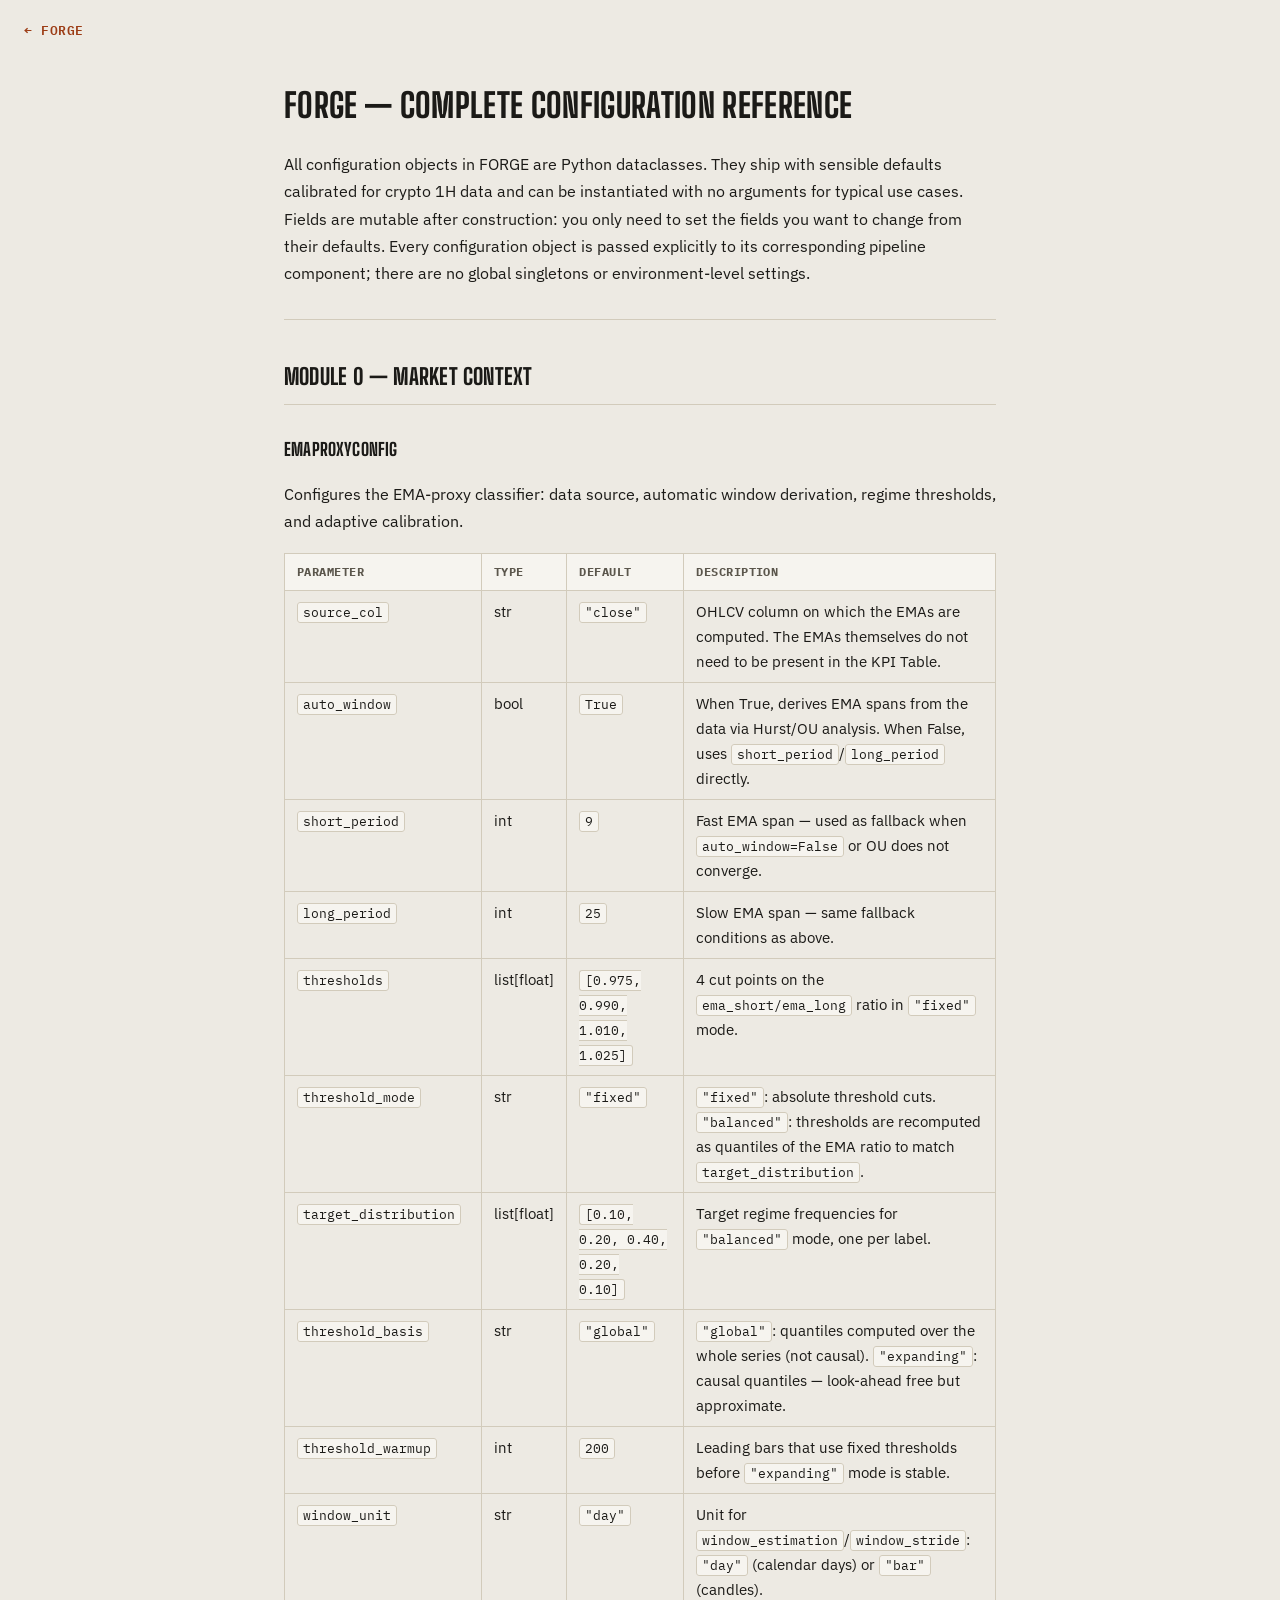
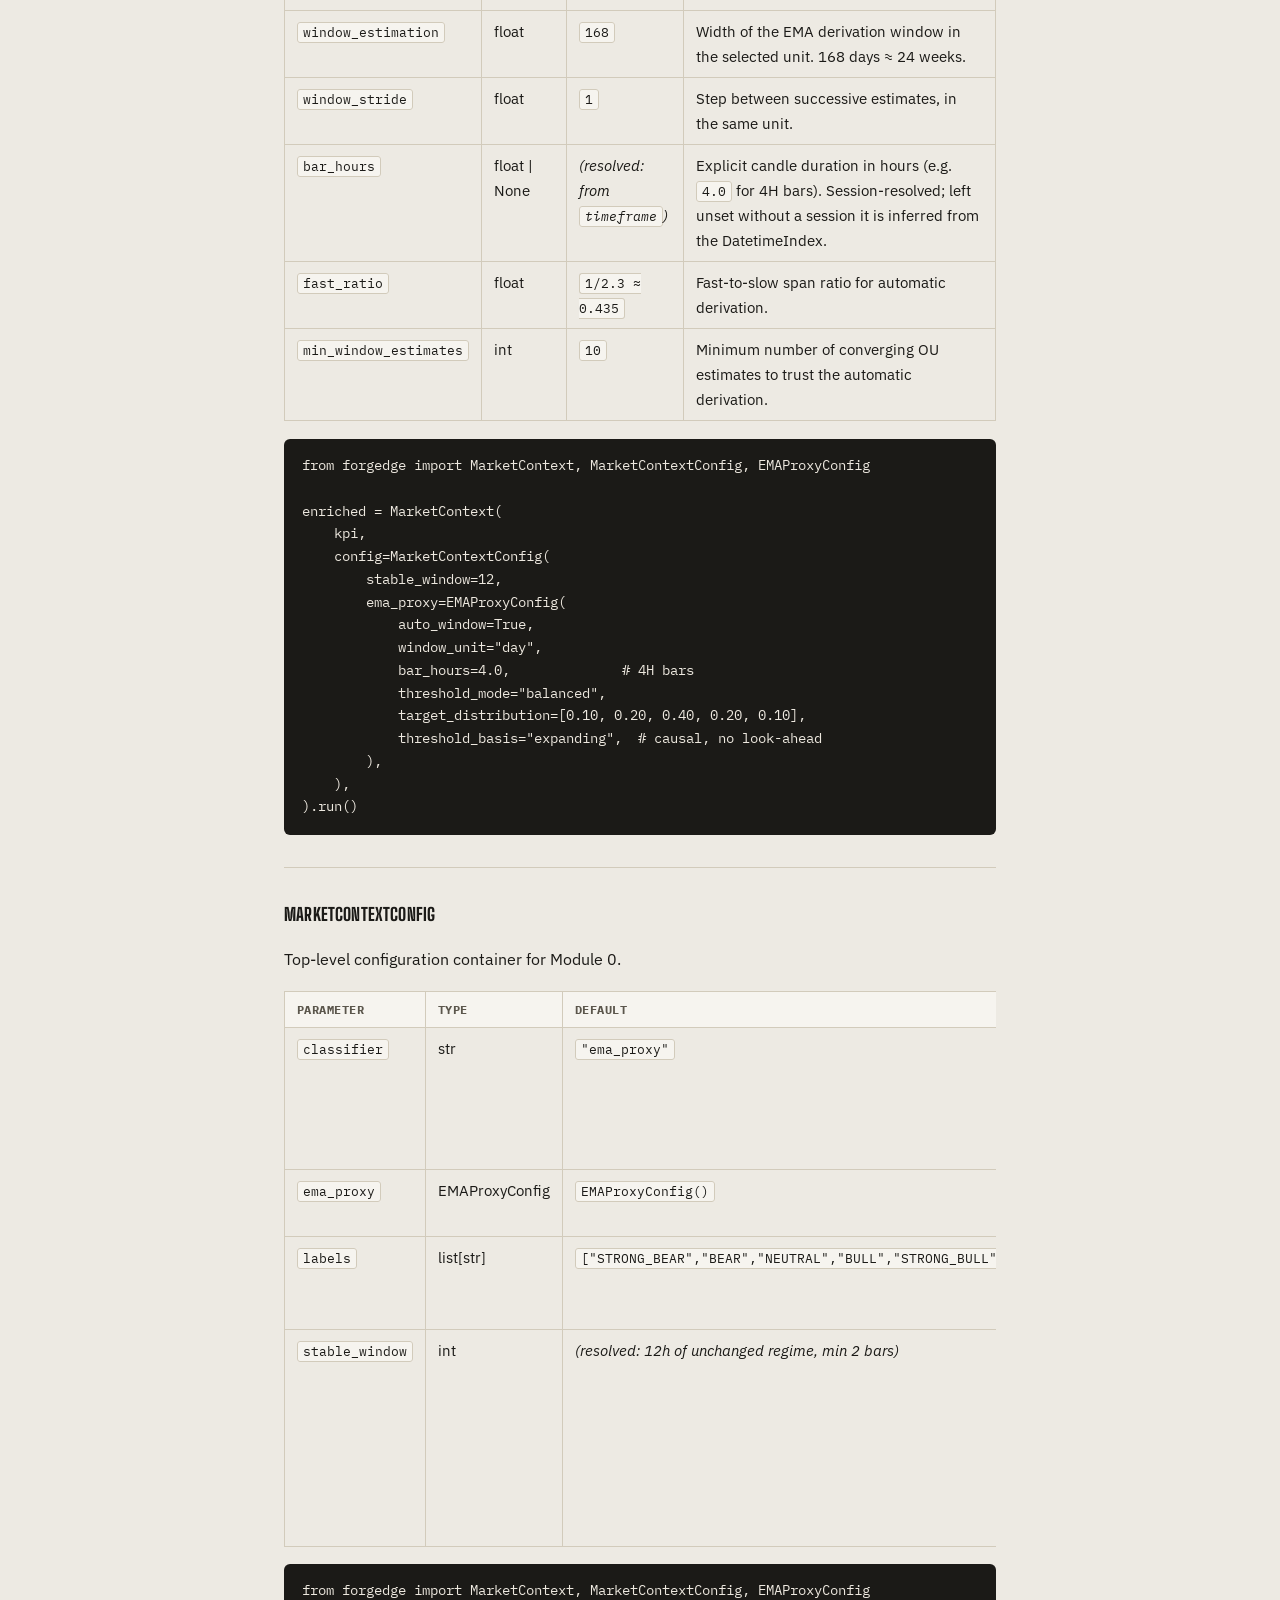
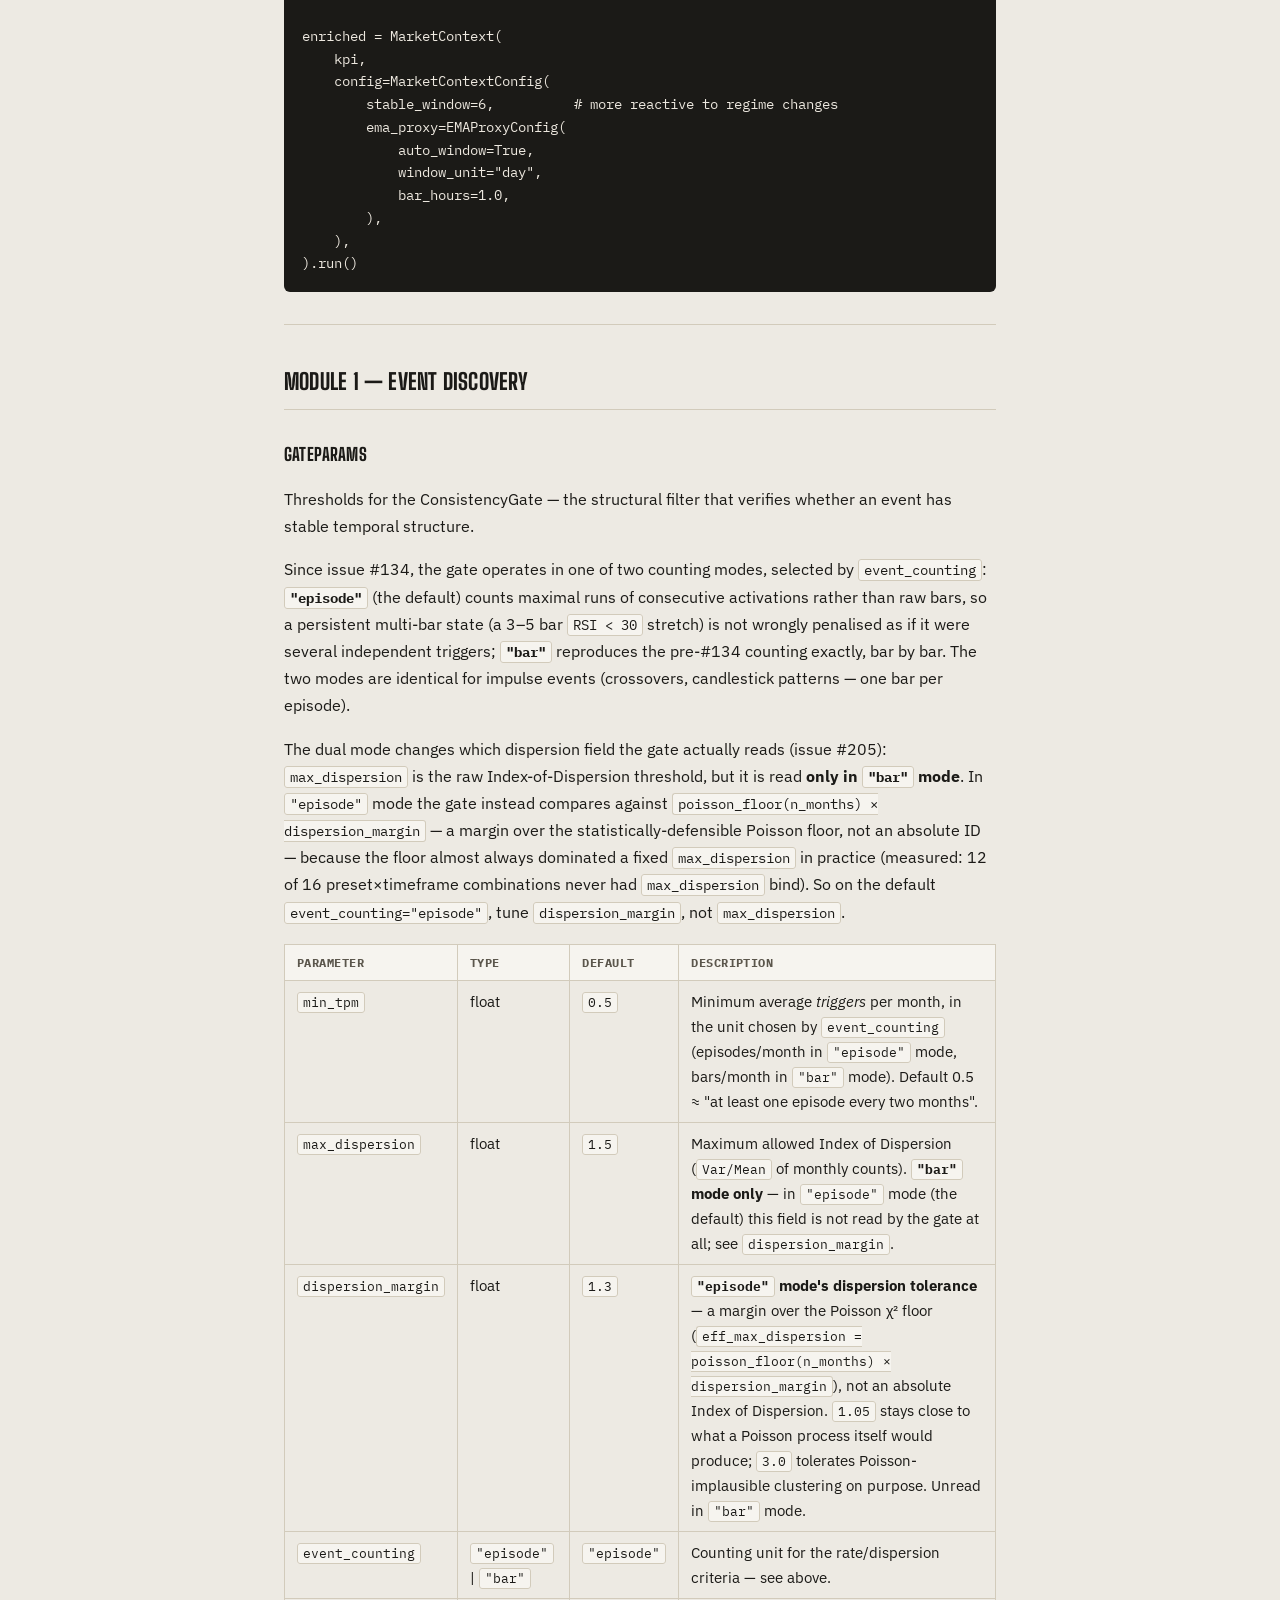
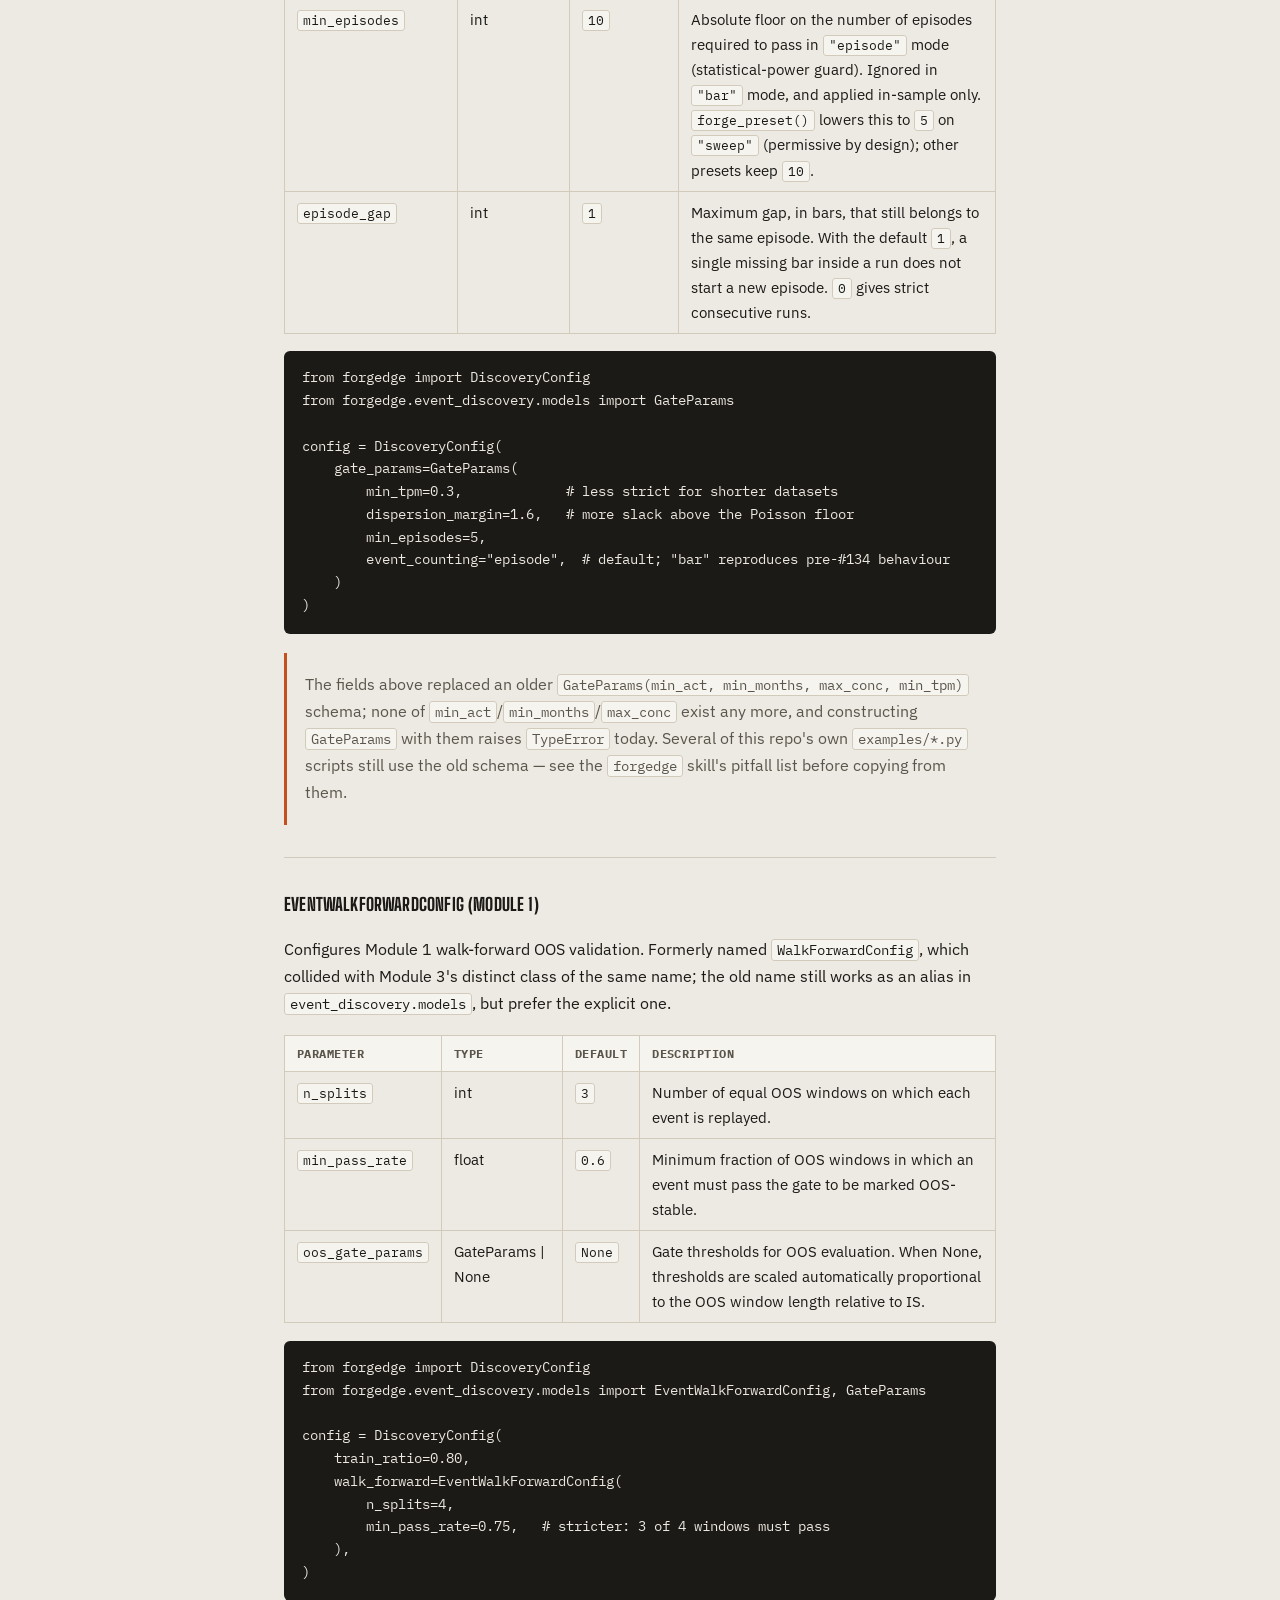
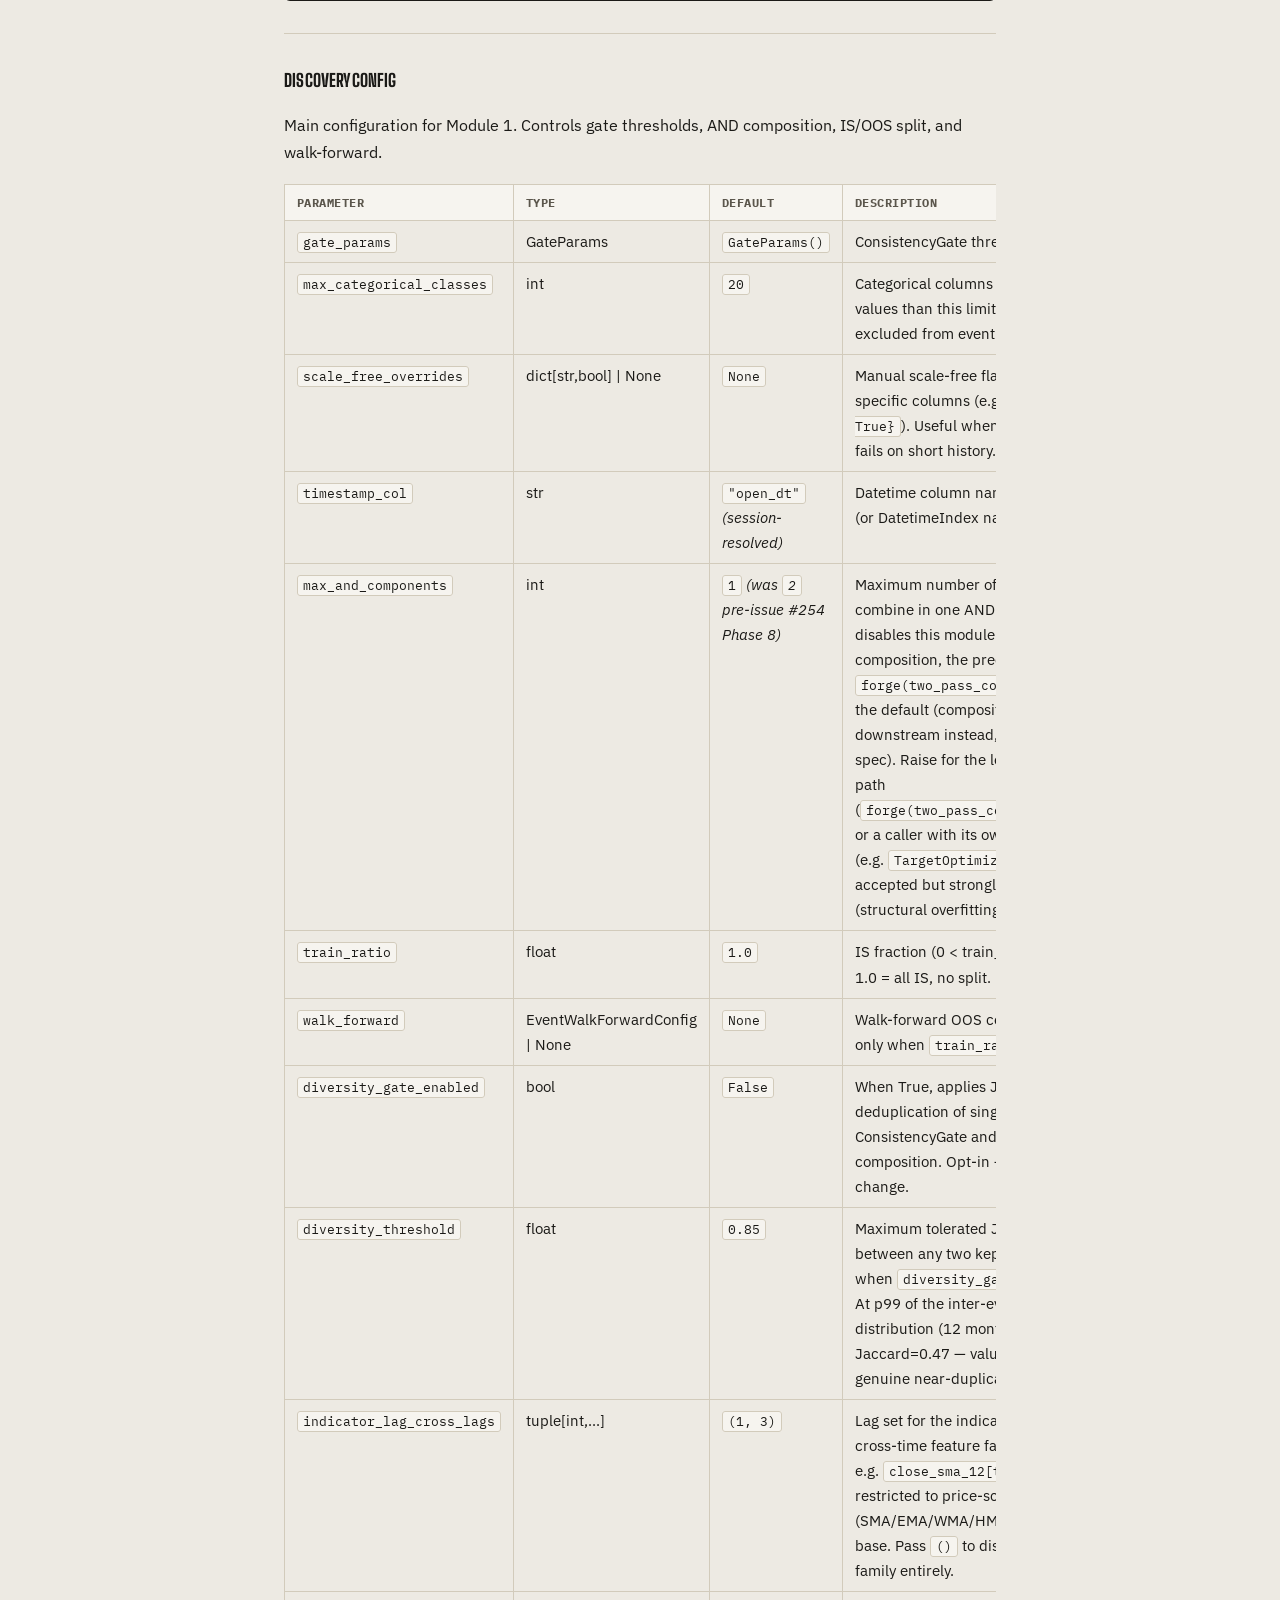
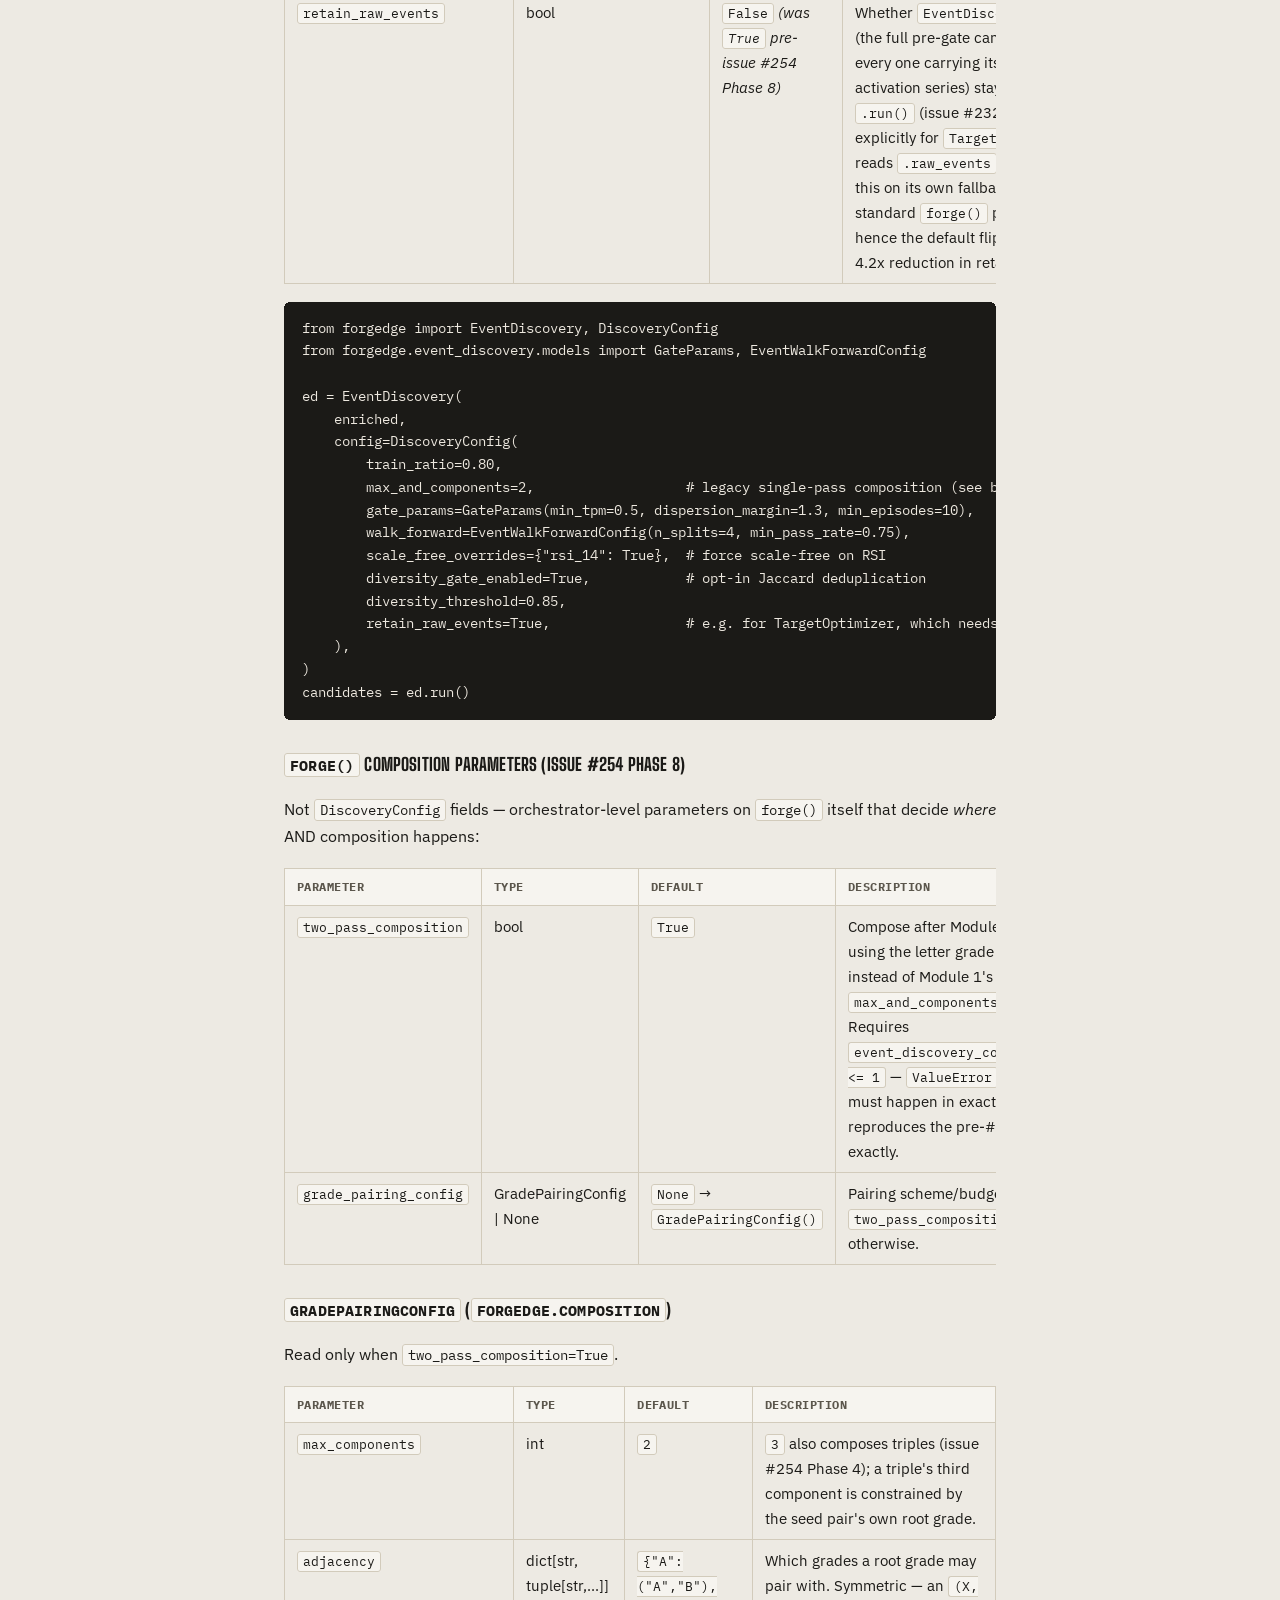
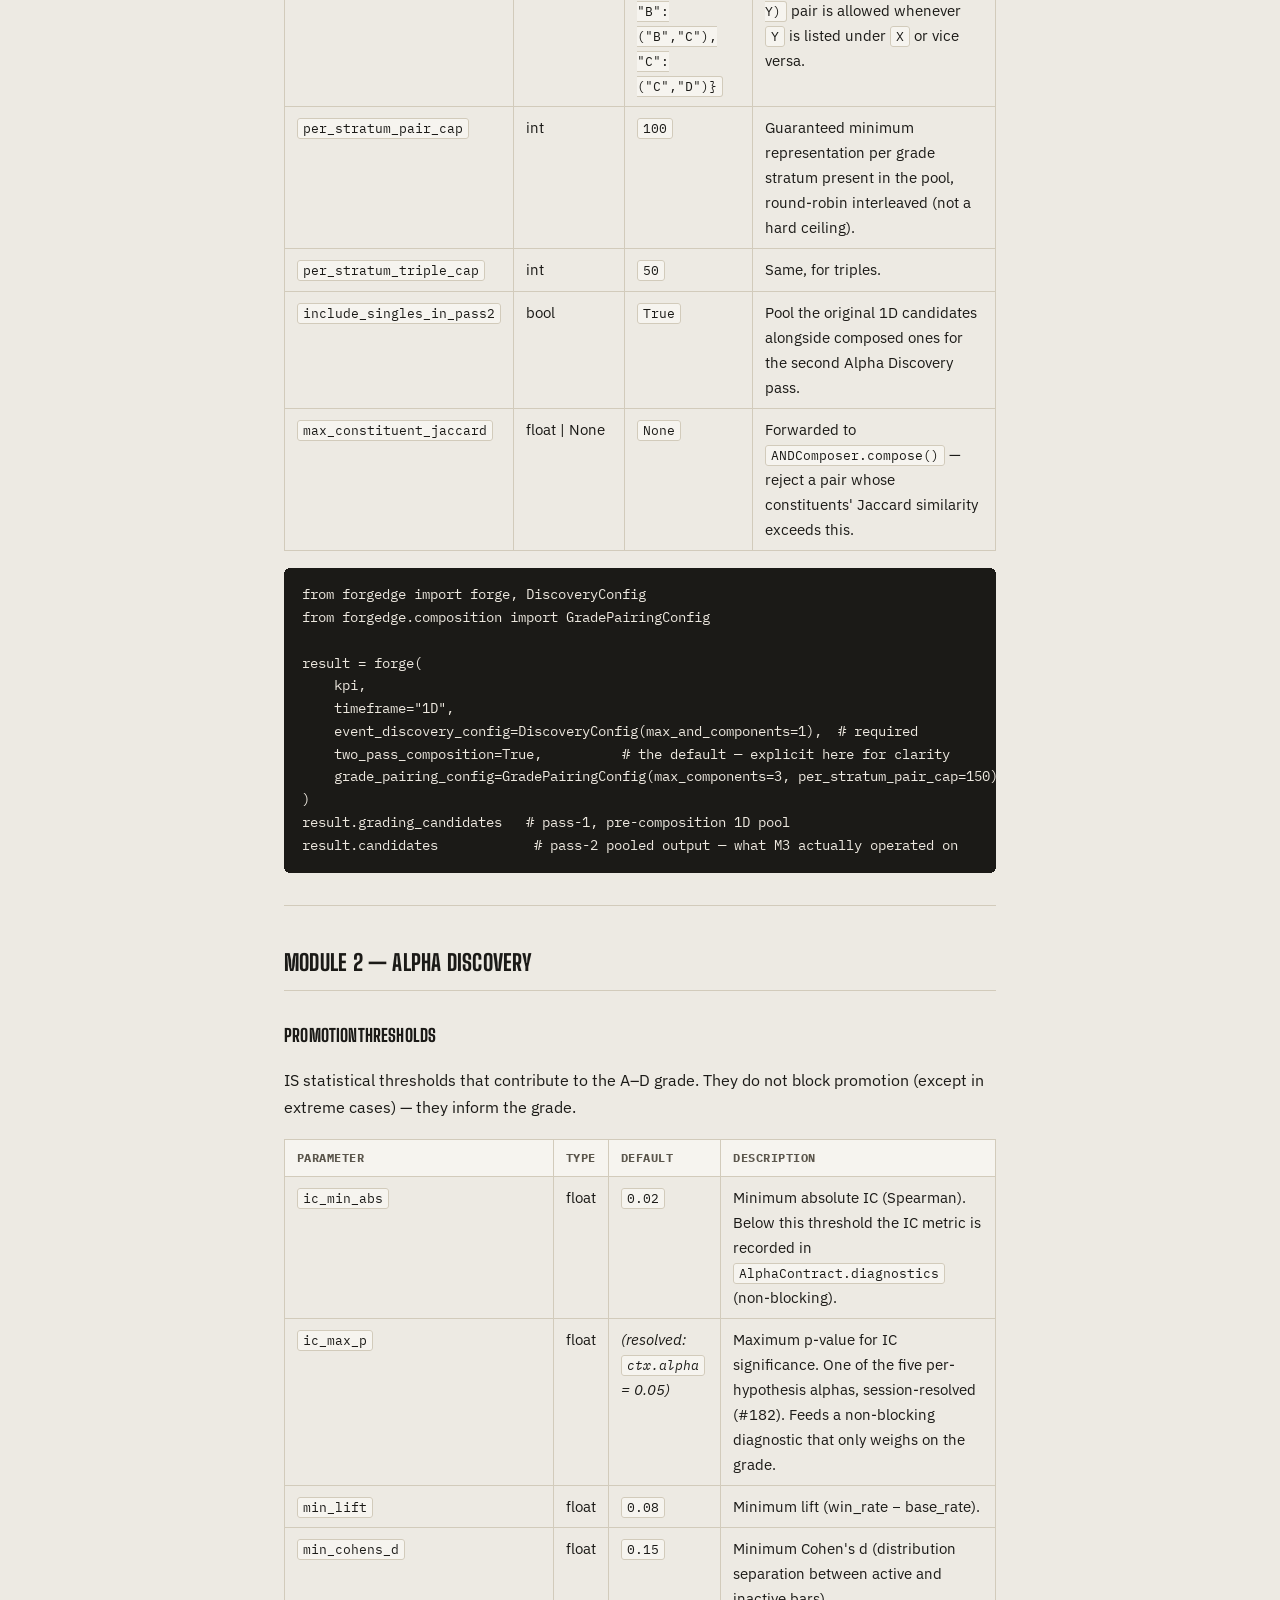
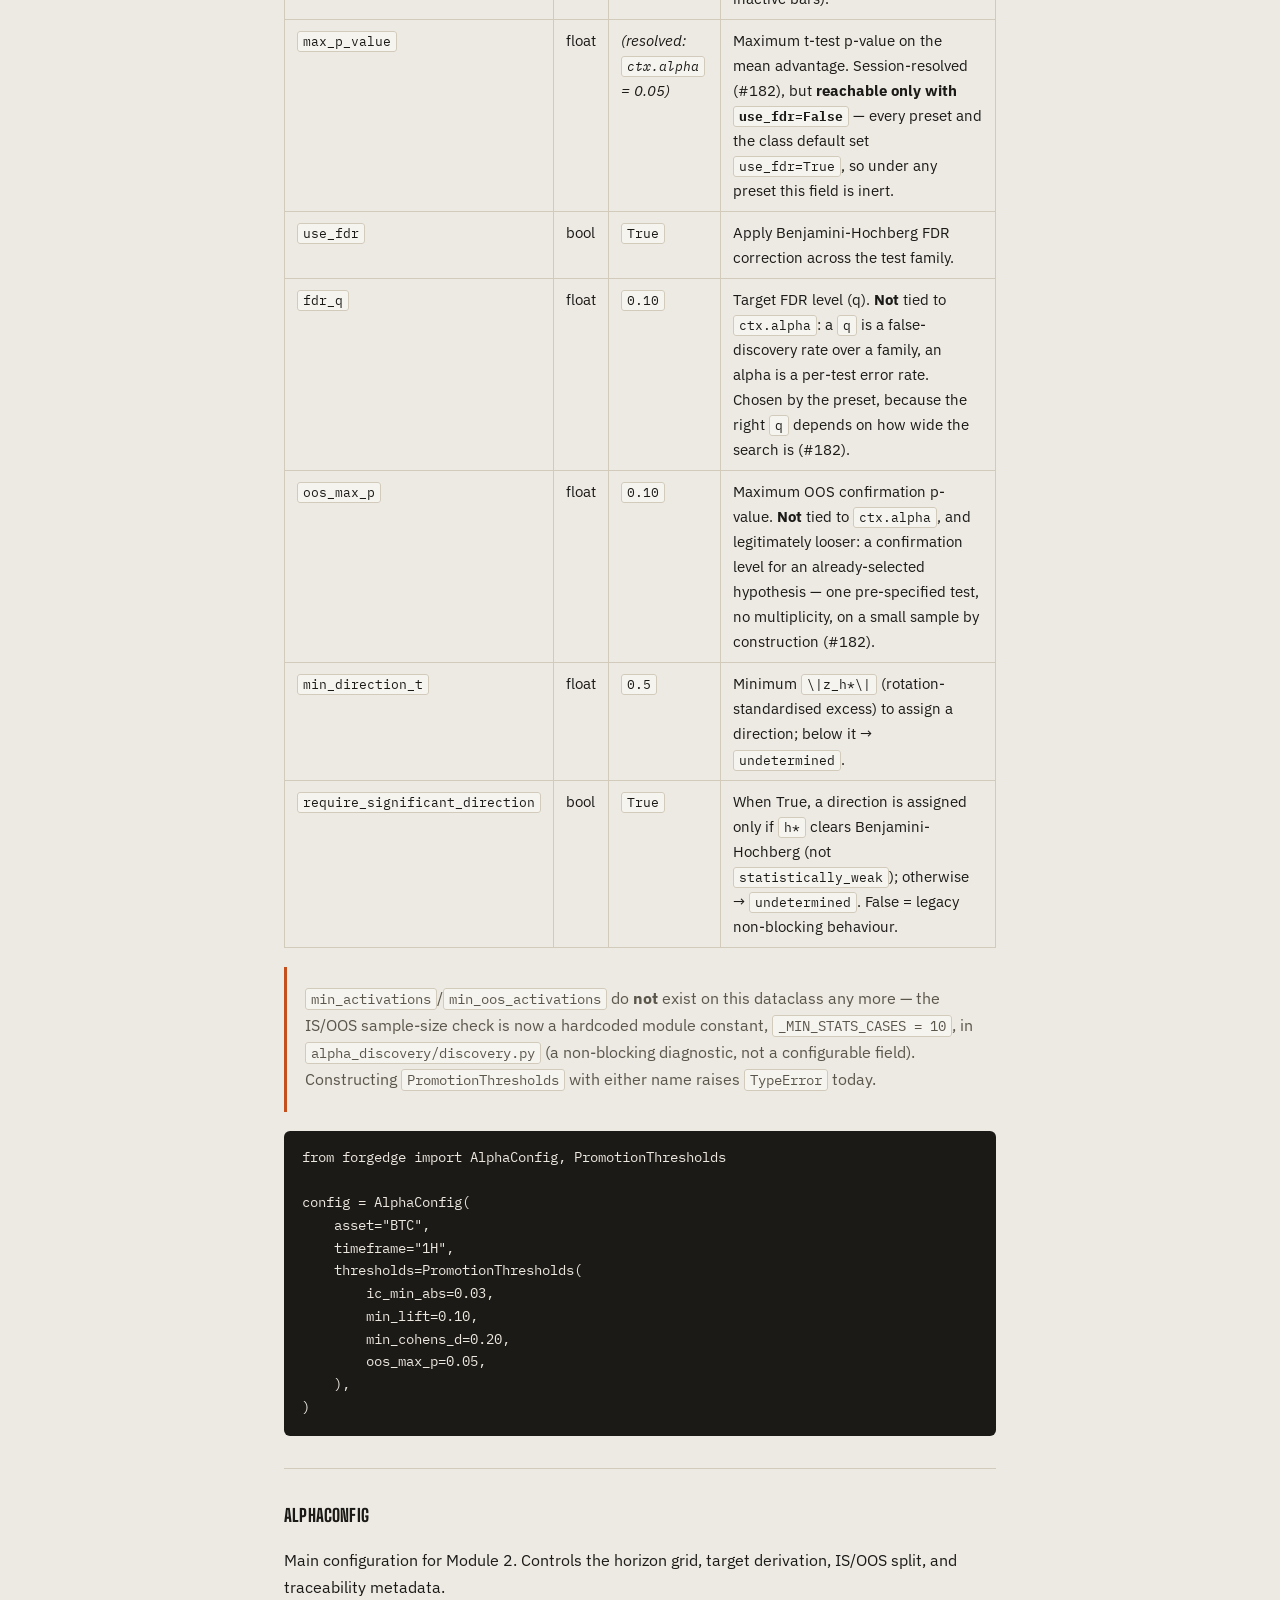
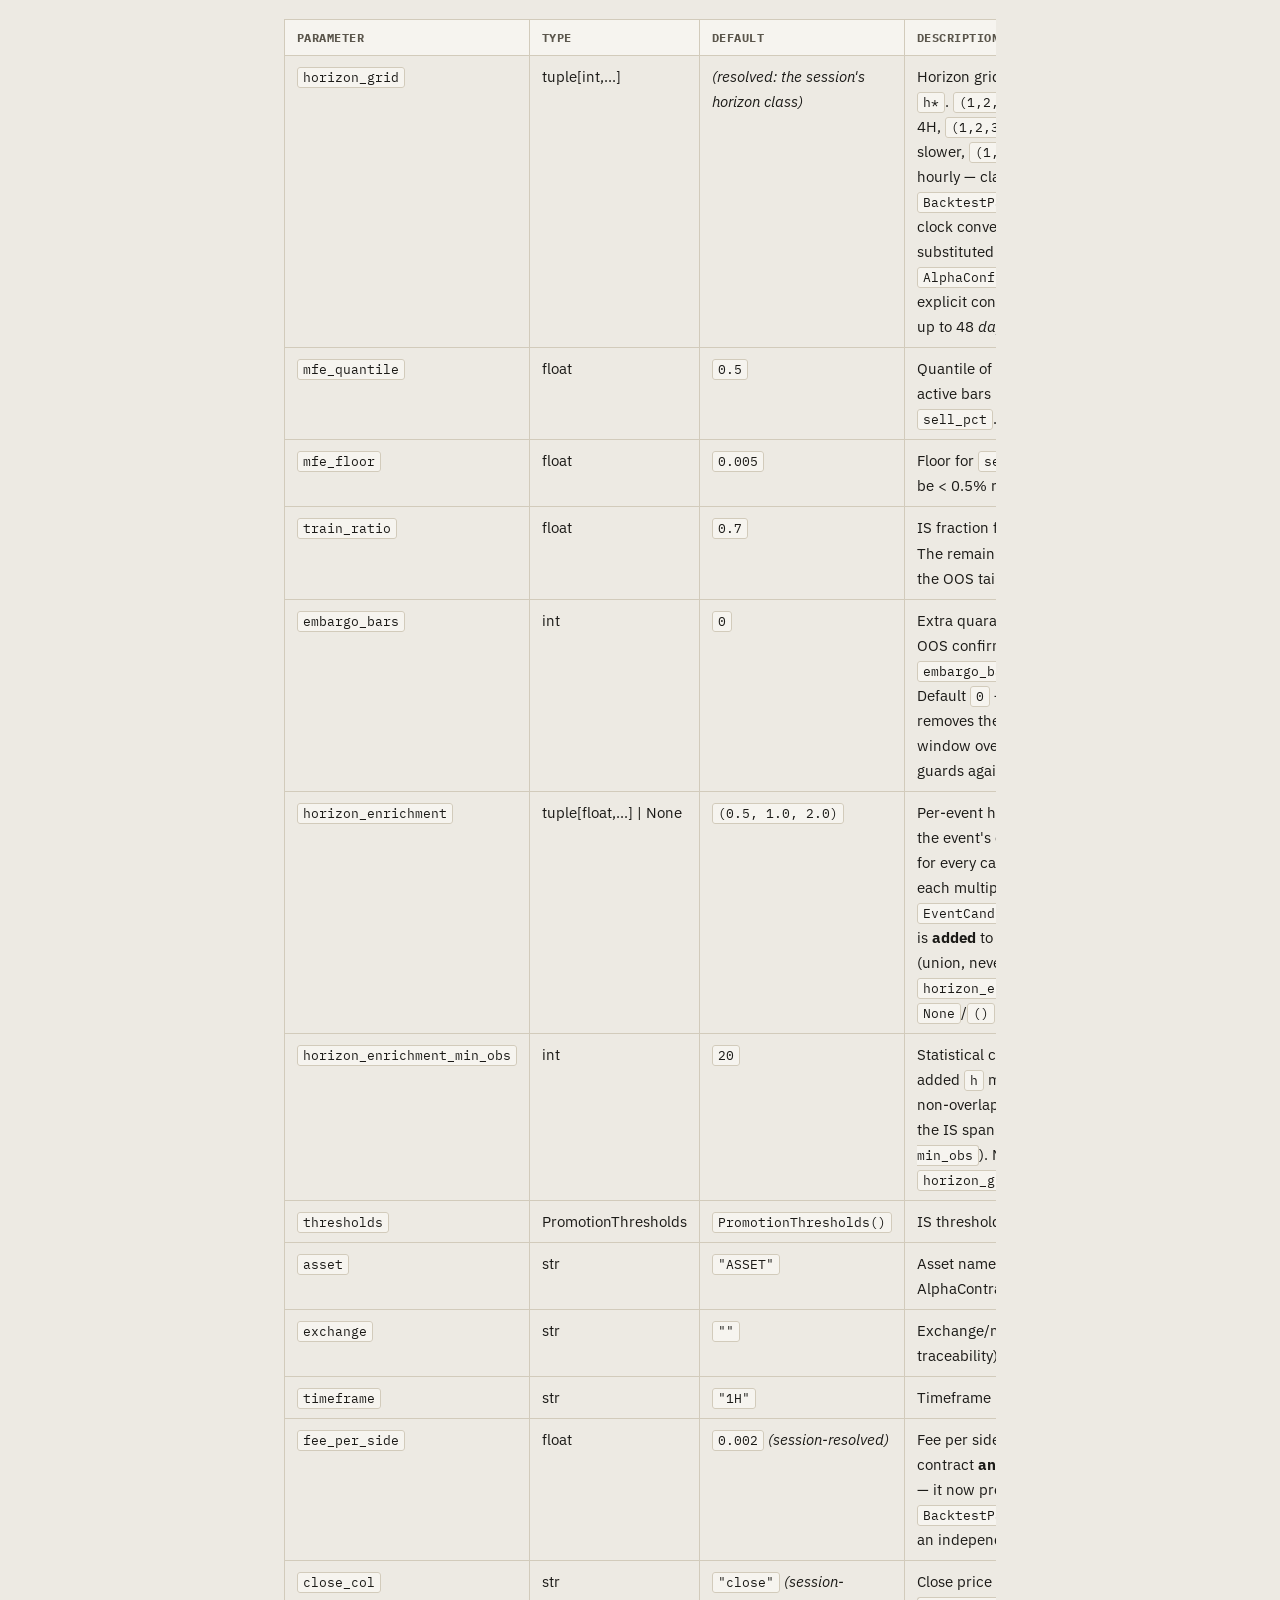
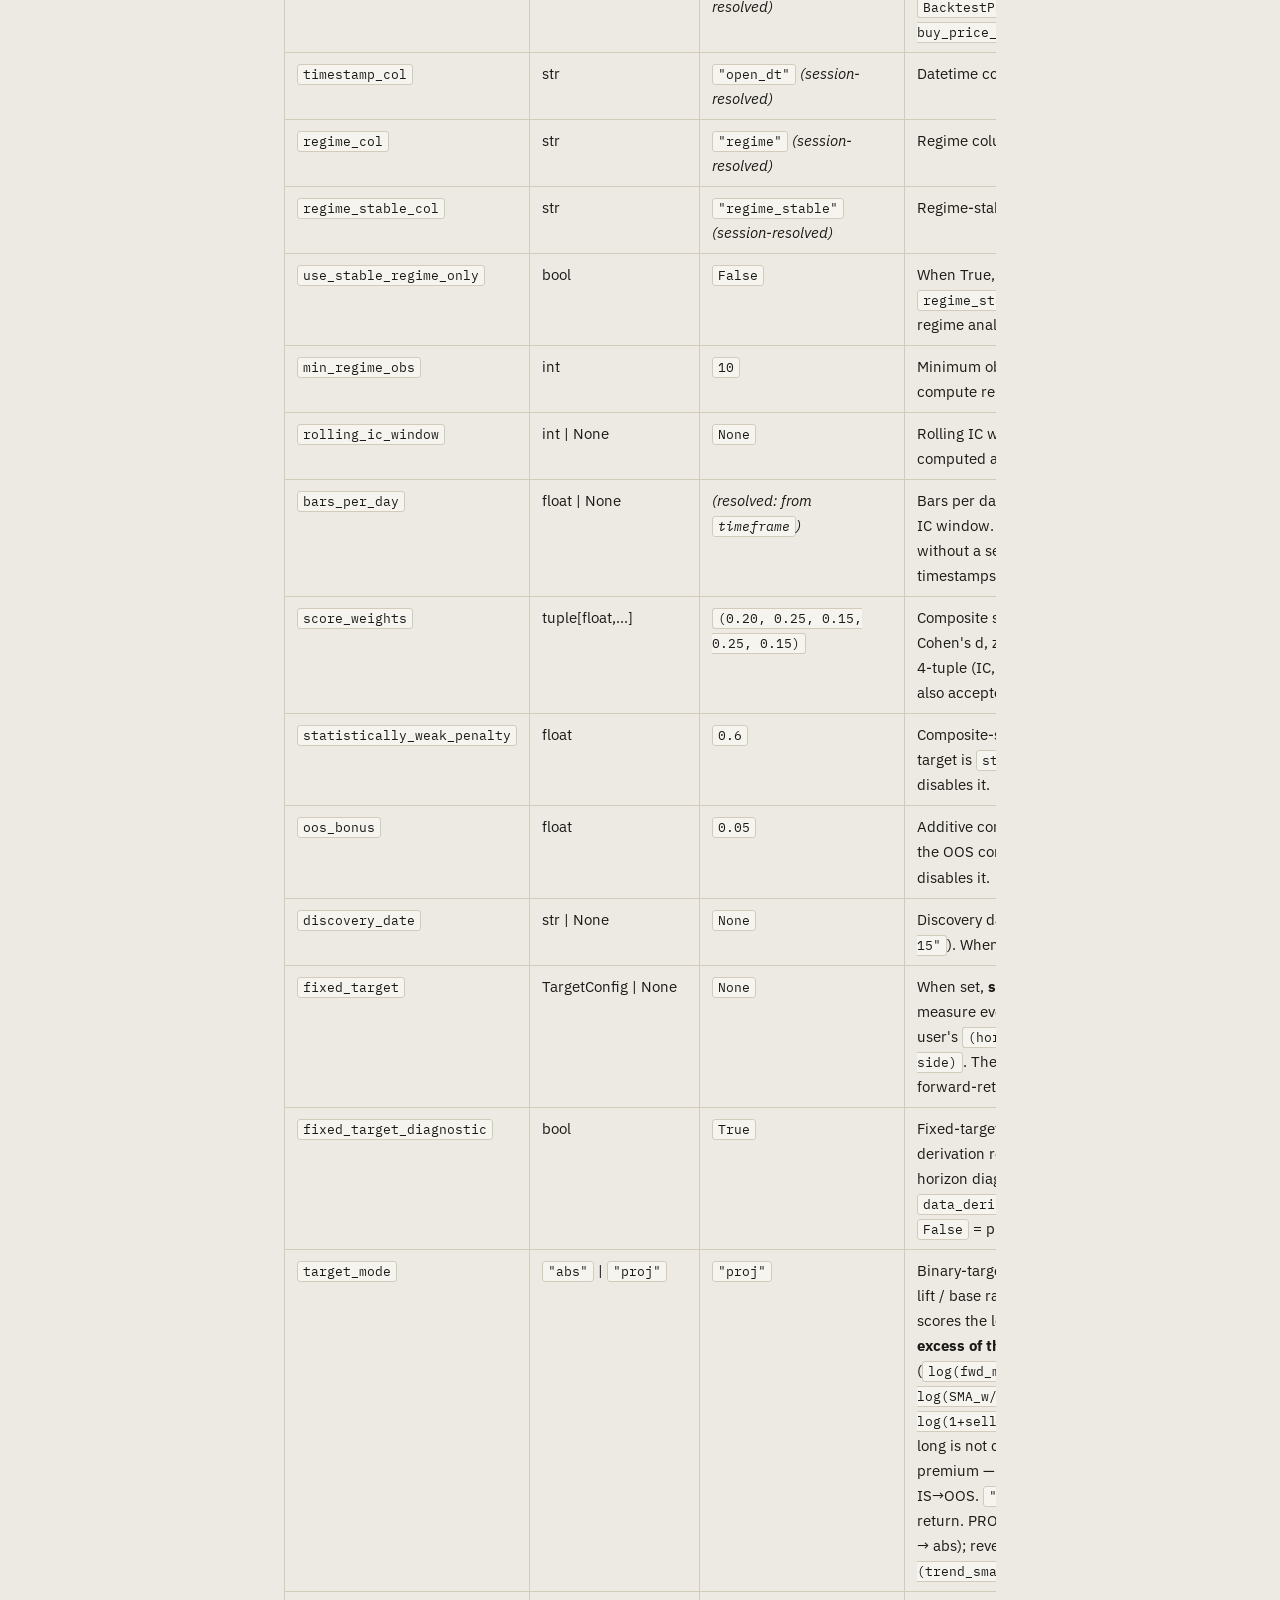
<file: docs/site/docs/configuration-en.html>
<!DOCTYPE html>

<html lang="en">
<head>
<meta charset="utf-8"/>
<meta content="width=device-width, initial-scale=1, viewport-fit=cover" name="viewport"/>
<title>Configuration reference — FORGE</title>
<meta content="Complete FORGE configuration reference: every dataclass field, type, default and description." name="description"/>
<meta content="index, follow" name="robots"/>
<link href="https://forgedge.it/docs/configuration-en.html" rel="canonical"/><link href="https://forgedge.it/docs/configuration-it.html" hreflang="x-default" rel="alternate"/><link href="https://forgedge.it/docs/configuration-en.html" hreflang="en" rel="alternate"/><link href="https://forgedge.it/docs/configuration-it.html" hreflang="it" rel="alternate"/>
<link href="https://fonts.googleapis.com" rel="preconnect"/>
<link crossorigin="" href="https://fonts.gstatic.com" rel="preconnect"/>
<link href="https://fonts.googleapis.com/css2?family=Big+Shoulders+Display:wght@600;700;800;900&amp;family=IBM+Plex+Sans:wght@400;500;600;700&amp;family=IBM+Plex+Mono:wght@400;500;600&amp;display=swap" rel="stylesheet"/>
<link href="../assets/docs.css" rel="stylesheet"/>
<script defer src="https://cloud.umami.is/script.js" data-website-id="7d0186f7-578d-4301-96b6-c63fd0201480"></script>
</head>
<body>
<a class="back" href="/en/">← FORGE</a>
<main>
<article id="content">
<h1 id="forge-complete-configuration-reference">FORGE — Complete Configuration Reference</h1>
<p>All configuration objects in FORGE are Python dataclasses. They ship with
sensible defaults calibrated for crypto 1H data and can be instantiated with no
arguments for typical use cases. Fields are mutable after construction: you only
need to set the fields you want to change from their defaults. Every
configuration object is passed explicitly to its corresponding pipeline
component; there are no global singletons or environment-level settings.</p>
<hr/>
<h2 id="module-0-market-context">Module 0 — Market Context</h2>
<h3 id="emaproxyconfig">EMAProxyConfig</h3>
<p>Configures the EMA-proxy classifier: data source, automatic window derivation,
regime thresholds, and adaptive calibration.</p>
<table>
<thead>
<tr>
<th>Parameter</th>
<th>Type</th>
<th>Default</th>
<th>Description</th>
</tr>
</thead>
<tbody>
<tr>
<td><code>source_col</code></td>
<td>str</td>
<td><code>"close"</code></td>
<td>OHLCV column on which the EMAs are computed. The EMAs themselves do not need to be present in the KPI Table.</td>
</tr>
<tr>
<td><code>auto_window</code></td>
<td>bool</td>
<td><code>True</code></td>
<td>When True, derives EMA spans from the data via Hurst/OU analysis. When False, uses <code>short_period</code>/<code>long_period</code> directly.</td>
</tr>
<tr>
<td><code>short_period</code></td>
<td>int</td>
<td><code>9</code></td>
<td>Fast EMA span — used as fallback when <code>auto_window=False</code> or OU does not converge.</td>
</tr>
<tr>
<td><code>long_period</code></td>
<td>int</td>
<td><code>25</code></td>
<td>Slow EMA span — same fallback conditions as above.</td>
</tr>
<tr>
<td><code>thresholds</code></td>
<td>list[float]</td>
<td><code>[0.975, 0.990, 1.010, 1.025]</code></td>
<td>4 cut points on the <code>ema_short/ema_long</code> ratio in <code>"fixed"</code> mode.</td>
</tr>
<tr>
<td><code>threshold_mode</code></td>
<td>str</td>
<td><code>"fixed"</code></td>
<td><code>"fixed"</code>: absolute threshold cuts. <code>"balanced"</code>: thresholds are recomputed as quantiles of the EMA ratio to match <code>target_distribution</code>.</td>
</tr>
<tr>
<td><code>target_distribution</code></td>
<td>list[float]</td>
<td><code>[0.10, 0.20, 0.40, 0.20, 0.10]</code></td>
<td>Target regime frequencies for <code>"balanced"</code> mode, one per label.</td>
</tr>
<tr>
<td><code>threshold_basis</code></td>
<td>str</td>
<td><code>"global"</code></td>
<td><code>"global"</code>: quantiles computed over the whole series (not causal). <code>"expanding"</code>: causal quantiles — look-ahead free but approximate.</td>
</tr>
<tr>
<td><code>threshold_warmup</code></td>
<td>int</td>
<td><code>200</code></td>
<td>Leading bars that use fixed thresholds before <code>"expanding"</code> mode is stable.</td>
</tr>
<tr>
<td><code>window_unit</code></td>
<td>str</td>
<td><code>"day"</code></td>
<td>Unit for <code>window_estimation</code>/<code>window_stride</code>: <code>"day"</code> (calendar days) or <code>"bar"</code> (candles).</td>
</tr>
<tr>
<td><code>window_estimation</code></td>
<td>float</td>
<td><code>168</code></td>
<td>Width of the EMA derivation window in the selected unit. 168 days ≈ 24 weeks.</td>
</tr>
<tr>
<td><code>window_stride</code></td>
<td>float</td>
<td><code>1</code></td>
<td>Step between successive estimates, in the same unit.</td>
</tr>
<tr>
<td><code>bar_hours</code></td>
<td>float | None</td>
<td><em>(resolved: from <code>timeframe</code>)</em></td>
<td>Explicit candle duration in hours (e.g. <code>4.0</code> for 4H bars). Session-resolved; left unset without a session it is inferred from the DatetimeIndex.</td>
</tr>
<tr>
<td><code>fast_ratio</code></td>
<td>float</td>
<td><code>1/2.3 ≈ 0.435</code></td>
<td>Fast-to-slow span ratio for automatic derivation.</td>
</tr>
<tr>
<td><code>min_window_estimates</code></td>
<td>int</td>
<td><code>10</code></td>
<td>Minimum number of converging OU estimates to trust the automatic derivation.</td>
</tr>
</tbody>
</table>
<pre><code class="language-python">from forgedge import MarketContext, MarketContextConfig, EMAProxyConfig

enriched = MarketContext(
    kpi,
    config=MarketContextConfig(
        stable_window=12,
        ema_proxy=EMAProxyConfig(
            auto_window=True,
            window_unit="day",
            bar_hours=4.0,              # 4H bars
            threshold_mode="balanced",
            target_distribution=[0.10, 0.20, 0.40, 0.20, 0.10],
            threshold_basis="expanding",  # causal, no look-ahead
        ),
    ),
).run()
</code></pre>
<hr/>
<h3 id="marketcontextconfig">MarketContextConfig</h3>
<p>Top-level configuration container for Module 0.</p>
<table>
<thead>
<tr>
<th>Parameter</th>
<th>Type</th>
<th>Default</th>
<th>Description</th>
</tr>
</thead>
<tbody>
<tr>
<td><code>classifier</code></td>
<td>str</td>
<td><code>"ema_proxy"</code></td>
<td>Classifier implementation. In v1.0 only <code>"ema_proxy"</code> is available.</td>
</tr>
<tr>
<td><code>ema_proxy</code></td>
<td>EMAProxyConfig</td>
<td><code>EMAProxyConfig()</code></td>
<td>EMA-proxy classifier configuration.</td>
</tr>
<tr>
<td><code>labels</code></td>
<td>list[str]</td>
<td><code>["STRONG_BEAR","BEAR","NEUTRAL","BULL","STRONG_BULL"]</code></td>
<td>Regime labels ordered from most bearish to most bullish.</td>
</tr>
<tr>
<td><code>stable_window</code></td>
<td>int</td>
<td><em>(resolved: 12h of unchanged regime, min 2 bars)</em></td>
<td>Number of consecutive identical bars required for <code>regime_stable=True</code>. 12 on 1H, 3 on 4H, 2 on 1D, 48 on 15m — a flat 12 asked for twelve <em>days</em> on daily candles.</td>
</tr>
</tbody>
</table>
<pre><code class="language-python">from forgedge import MarketContext, MarketContextConfig, EMAProxyConfig

enriched = MarketContext(
    kpi,
    config=MarketContextConfig(
        stable_window=6,          # more reactive to regime changes
        ema_proxy=EMAProxyConfig(
            auto_window=True,
            window_unit="day",
            bar_hours=1.0,
        ),
    ),
).run()
</code></pre>
<hr/>
<h2 id="module-1-event-discovery">Module 1 — Event Discovery</h2>
<h3 id="gateparams">GateParams</h3>
<p>Thresholds for the ConsistencyGate — the structural filter that verifies whether
an event has stable temporal structure.</p>
<p>Since issue #134, the gate operates in one of two counting modes, selected by
<code>event_counting</code>: <strong><code>"episode"</code></strong> (the default) counts maximal runs of
consecutive activations rather than raw bars, so a persistent multi-bar state
(a 3–5 bar <code>RSI &lt; 30</code> stretch) is not wrongly penalised as if it were several
independent triggers; <strong><code>"bar"</code></strong> reproduces the pre-#134 counting exactly,
bar by bar. The two modes are identical for impulse events (crossovers,
candlestick patterns — one bar per episode).</p>
<p>The dual mode changes which dispersion field the gate actually reads
(issue #205): <code>max_dispersion</code> is the raw Index-of-Dispersion threshold, but
it is read <strong>only in <code>"bar"</code> mode</strong>. In <code>"episode"</code> mode the gate instead
compares against <code>poisson_floor(n_months) × dispersion_margin</code> — a margin
over the statistically-defensible Poisson floor, not an absolute ID — because
the floor almost always dominated a fixed <code>max_dispersion</code> in practice
(measured: 12 of 16 preset×timeframe combinations never had <code>max_dispersion</code>
bind). So on the default <code>event_counting="episode"</code>, tune <code>dispersion_margin</code>,
not <code>max_dispersion</code>.</p>
<table>
<thead>
<tr>
<th>Parameter</th>
<th>Type</th>
<th>Default</th>
<th>Description</th>
</tr>
</thead>
<tbody>
<tr>
<td><code>min_tpm</code></td>
<td>float</td>
<td><code>0.5</code></td>
<td>Minimum average <em>triggers</em> per month, in the unit chosen by <code>event_counting</code> (episodes/month in <code>"episode"</code> mode, bars/month in <code>"bar"</code> mode). Default 0.5 ≈ "at least one episode every two months".</td>
</tr>
<tr>
<td><code>max_dispersion</code></td>
<td>float</td>
<td><code>1.5</code></td>
<td>Maximum allowed Index of Dispersion (<code>Var/Mean</code> of monthly counts). <strong><code>"bar"</code> mode only</strong> — in <code>"episode"</code> mode (the default) this field is not read by the gate at all; see <code>dispersion_margin</code>.</td>
</tr>
<tr>
<td><code>dispersion_margin</code></td>
<td>float</td>
<td><code>1.3</code></td>
<td><strong><code>"episode"</code> mode's dispersion tolerance</strong> — a margin over the Poisson χ² floor (<code>eff_max_dispersion = poisson_floor(n_months) × dispersion_margin</code>), not an absolute Index of Dispersion. <code>1.05</code> stays close to what a Poisson process itself would produce; <code>3.0</code> tolerates Poisson-implausible clustering on purpose. Unread in <code>"bar"</code> mode.</td>
</tr>
<tr>
<td><code>event_counting</code></td>
<td><code>"episode"</code> | <code>"bar"</code></td>
<td><code>"episode"</code></td>
<td>Counting unit for the rate/dispersion criteria — see above.</td>
</tr>
<tr>
<td><code>min_episodes</code></td>
<td>int</td>
<td><code>10</code></td>
<td>Absolute floor on the number of episodes required to pass in <code>"episode"</code> mode (statistical-power guard). Ignored in <code>"bar"</code> mode, and applied in-sample only. <code>forge_preset()</code> lowers this to <code>5</code> on <code>"sweep"</code> (permissive by design); other presets keep <code>10</code>.</td>
</tr>
<tr>
<td><code>episode_gap</code></td>
<td>int</td>
<td><code>1</code></td>
<td>Maximum gap, in bars, that still belongs to the same episode. With the default <code>1</code>, a single missing bar inside a run does not start a new episode. <code>0</code> gives strict consecutive runs.</td>
</tr>
</tbody>
</table>
<pre><code class="language-python">from forgedge import DiscoveryConfig
from forgedge.event_discovery.models import GateParams

config = DiscoveryConfig(
    gate_params=GateParams(
        min_tpm=0.3,             # less strict for shorter datasets
        dispersion_margin=1.6,   # more slack above the Poisson floor
        min_episodes=5,
        event_counting="episode",  # default; "bar" reproduces pre-#134 behaviour
    )
)
</code></pre>
<blockquote>
<p>The fields above replaced an older <code>GateParams(min_act, min_months,
max_conc, min_tpm)</code> schema; none of <code>min_act</code>/<code>min_months</code>/<code>max_conc</code> exist
any more, and constructing <code>GateParams</code> with them raises <code>TypeError</code>
today. Several of this repo's own <code>examples/*.py</code> scripts still use the old
schema — see the <code>forgedge</code> skill's pitfall list before copying from them.</p>
</blockquote>
<hr/>
<h3 id="eventwalkforwardconfig-module-1">EventWalkForwardConfig (Module 1)</h3>
<p>Configures Module 1 walk-forward OOS validation. Formerly named
<code>WalkForwardConfig</code>, which collided with Module 3's distinct class of the
same name; the old name still works as an alias in
<code>event_discovery.models</code>, but prefer the explicit one.</p>
<table>
<thead>
<tr>
<th>Parameter</th>
<th>Type</th>
<th>Default</th>
<th>Description</th>
</tr>
</thead>
<tbody>
<tr>
<td><code>n_splits</code></td>
<td>int</td>
<td><code>3</code></td>
<td>Number of equal OOS windows on which each event is replayed.</td>
</tr>
<tr>
<td><code>min_pass_rate</code></td>
<td>float</td>
<td><code>0.6</code></td>
<td>Minimum fraction of OOS windows in which an event must pass the gate to be marked OOS-stable.</td>
</tr>
<tr>
<td><code>oos_gate_params</code></td>
<td>GateParams | None</td>
<td><code>None</code></td>
<td>Gate thresholds for OOS evaluation. When None, thresholds are scaled automatically proportional to the OOS window length relative to IS.</td>
</tr>
</tbody>
</table>
<pre><code class="language-python">from forgedge import DiscoveryConfig
from forgedge.event_discovery.models import EventWalkForwardConfig, GateParams

config = DiscoveryConfig(
    train_ratio=0.80,
    walk_forward=EventWalkForwardConfig(
        n_splits=4,
        min_pass_rate=0.75,   # stricter: 3 of 4 windows must pass
    ),
)
</code></pre>
<hr/>
<h3 id="discoveryconfig">DiscoveryConfig</h3>
<p>Main configuration for Module 1. Controls gate thresholds, AND composition,
IS/OOS split, and walk-forward.</p>
<table>
<thead>
<tr>
<th>Parameter</th>
<th>Type</th>
<th>Default</th>
<th>Description</th>
</tr>
</thead>
<tbody>
<tr>
<td><code>gate_params</code></td>
<td>GateParams</td>
<td><code>GateParams()</code></td>
<td>ConsistencyGate thresholds.</td>
</tr>
<tr>
<td><code>max_categorical_classes</code></td>
<td>int</td>
<td><code>20</code></td>
<td>Categorical columns with more distinct values than this limit are classified but excluded from event generation.</td>
</tr>
<tr>
<td><code>scale_free_overrides</code></td>
<td>dict[str,bool] | None</td>
<td><code>None</code></td>
<td>Manual scale-free flag overrides for specific columns (e.g. <code>{"rsi_14": True}</code>). Useful when the auto-heuristic fails on short history.</td>
</tr>
<tr>
<td><code>timestamp_col</code></td>
<td>str</td>
<td><code>"open_dt"</code> <em>(session-resolved)</em></td>
<td>Datetime column name in the KPI Table (or DatetimeIndex name).</td>
</tr>
<tr>
<td><code>max_and_components</code></td>
<td>int</td>
<td><code>1</code> <em>(was <code>2</code> pre-issue #254 Phase 8)</em></td>
<td>Maximum number of single events to combine in one AND composition; <code>1</code> disables this module's own AND composition, the precondition for <code>forge(two_pass_composition=True)</code> — the default (composition happens downstream instead, see Module 2's spec). Raise for the legacy single-pass path (<code>forge(two_pass_composition=False)</code>) or a caller with its own composition stage (e.g. <code>TargetOptimizer</code>). Values &gt; 3 are accepted but strongly discouraged (structural overfitting risk).</td>
</tr>
<tr>
<td><code>train_ratio</code></td>
<td>float</td>
<td><code>1.0</code></td>
<td>IS fraction (0 &lt; train_ratio ≤ 1.0). Default 1.0 = all IS, no split.</td>
</tr>
<tr>
<td><code>walk_forward</code></td>
<td>EventWalkForwardConfig | None</td>
<td><code>None</code></td>
<td>Walk-forward OOS configuration. Active only when <code>train_ratio &lt; 1.0</code>.</td>
</tr>
<tr>
<td><code>diversity_gate_enabled</code></td>
<td>bool</td>
<td><code>False</code></td>
<td>When True, applies Jaccard-based deduplication of single events after the ConsistencyGate and before AND composition. Opt-in — no breaking change.</td>
</tr>
<tr>
<td><code>diversity_threshold</code></td>
<td>float</td>
<td><code>0.85</code></td>
<td>Maximum tolerated Jaccard similarity between any two kept events. Only used when <code>diversity_gate_enabled=True</code>. At p99 of the inter-event Jaccard distribution (12 months of 1H data), Jaccard=0.47 — values above 0.70 are genuine near-duplicates.</td>
</tr>
<tr>
<td><code>indicator_lag_cross_lags</code></td>
<td>tuple[int,...]</td>
<td><code>(1, 3)</code></td>
<td>Lag set for the indicator × OHLC-base cross-time feature family (issue #165, e.g. <code>close_sma_12[t] &gt; low[t-3]</code>), restricted to price-scale indicators (SMA/EMA/WMA/HMA) vs a raw OHLC base. Pass <code>()</code> to disable this always-on family entirely.</td>
</tr>
<tr>
<td><code>retain_raw_events</code></td>
<td>bool</td>
<td><code>False</code> <em>(was <code>True</code> pre-issue #254 Phase 8)</em></td>
<td>Whether <code>EventDiscovery.raw_events</code> (the full pre-gate candidate population, every one carrying its own full-length activation series) stays resident after <code>.run()</code> (issue #232). Set <code>True</code> explicitly for <code>TargetOptimizer</code>, which reads <code>.raw_events</code> directly and pins this on its own fallback config — the standard <code>forge()</code> path never reads it, hence the default flip for a measured 4.2x reduction in retained memory.</td>
</tr>
</tbody>
</table>
<pre><code class="language-python">from forgedge import EventDiscovery, DiscoveryConfig
from forgedge.event_discovery.models import GateParams, EventWalkForwardConfig

ed = EventDiscovery(
    enriched,
    config=DiscoveryConfig(
        train_ratio=0.80,
        max_and_components=2,                   # legacy single-pass composition (see below)
        gate_params=GateParams(min_tpm=0.5, dispersion_margin=1.3, min_episodes=10),
        walk_forward=EventWalkForwardConfig(n_splits=4, min_pass_rate=0.75),
        scale_free_overrides={"rsi_14": True},  # force scale-free on RSI
        diversity_gate_enabled=True,            # opt-in Jaccard deduplication
        diversity_threshold=0.85,
        retain_raw_events=True,                 # e.g. for TargetOptimizer, which needs .raw_events
    ),
)
candidates = ed.run()
</code></pre>
<h3 id="forge-composition-parameters-issue-254-phase-8"><code>forge()</code> composition parameters (issue #254 Phase 8)</h3>
<p>Not <code>DiscoveryConfig</code> fields — orchestrator-level parameters on <code>forge()</code>
itself that decide <em>where</em> AND composition happens:</p>
<table>
<thead>
<tr>
<th>Parameter</th>
<th>Type</th>
<th>Default</th>
<th>Description</th>
</tr>
</thead>
<tbody>
<tr>
<td><code>two_pass_composition</code></td>
<td>bool</td>
<td><code>True</code></td>
<td>Compose after Module 2's first grading pass, using the letter grade as the pairing criterion, instead of Module 1's own <code>max_and_components</code>-driven composition. Requires <code>event_discovery_config.max_and_components &lt;= 1</code> — <code>ValueError</code> otherwise (composition must happen in exactly one place). <code>False</code> reproduces the pre-#254 single-pass behaviour exactly.</td>
</tr>
<tr>
<td><code>grade_pairing_config</code></td>
<td>GradePairingConfig | None</td>
<td><code>None</code> → <code>GradePairingConfig()</code></td>
<td>Pairing scheme/budget for <code>two_pass_composition=True</code>; ignored otherwise.</td>
</tr>
</tbody>
</table>
<h3 id="gradepairingconfig-forgedgecomposition"><code>GradePairingConfig</code> (<code>forgedge.composition</code>)</h3>
<p>Read only when <code>two_pass_composition=True</code>.</p>
<table>
<thead>
<tr>
<th>Parameter</th>
<th>Type</th>
<th>Default</th>
<th>Description</th>
</tr>
</thead>
<tbody>
<tr>
<td><code>max_components</code></td>
<td>int</td>
<td><code>2</code></td>
<td><code>3</code> also composes triples (issue #254 Phase 4); a triple's third component is constrained by the seed pair's own root grade.</td>
</tr>
<tr>
<td><code>adjacency</code></td>
<td>dict[str, tuple[str,...]]</td>
<td><code>{"A": ("A","B"), "B": ("B","C"), "C": ("C","D")}</code></td>
<td>Which grades a root grade may pair with. Symmetric — an <code>(X, Y)</code> pair is allowed whenever <code>Y</code> is listed under <code>X</code> or vice versa.</td>
</tr>
<tr>
<td><code>per_stratum_pair_cap</code></td>
<td>int</td>
<td><code>100</code></td>
<td>Guaranteed minimum representation per grade stratum present in the pool, round-robin interleaved (not a hard ceiling).</td>
</tr>
<tr>
<td><code>per_stratum_triple_cap</code></td>
<td>int</td>
<td><code>50</code></td>
<td>Same, for triples.</td>
</tr>
<tr>
<td><code>include_singles_in_pass2</code></td>
<td>bool</td>
<td><code>True</code></td>
<td>Pool the original 1D candidates alongside composed ones for the second Alpha Discovery pass.</td>
</tr>
<tr>
<td><code>max_constituent_jaccard</code></td>
<td>float | None</td>
<td><code>None</code></td>
<td>Forwarded to <code>ANDComposer.compose()</code> — reject a pair whose constituents' Jaccard similarity exceeds this.</td>
</tr>
</tbody>
</table>
<pre><code class="language-python">from forgedge import forge, DiscoveryConfig
from forgedge.composition import GradePairingConfig

result = forge(
    kpi,
    timeframe="1D",
    event_discovery_config=DiscoveryConfig(max_and_components=1),  # required
    two_pass_composition=True,          # the default — explicit here for clarity
    grade_pairing_config=GradePairingConfig(max_components=3, per_stratum_pair_cap=150),
)
result.grading_candidates   # pass-1, pre-composition 1D pool
result.candidates            # pass-2 pooled output — what M3 actually operated on
</code></pre>
<hr/>
<h2 id="module-2-alpha-discovery">Module 2 — Alpha Discovery</h2>
<h3 id="promotionthresholds">PromotionThresholds</h3>
<p>IS statistical thresholds that contribute to the A–D grade. They do not block
promotion (except in extreme cases) — they inform the grade.</p>
<table>
<thead>
<tr>
<th>Parameter</th>
<th>Type</th>
<th>Default</th>
<th>Description</th>
</tr>
</thead>
<tbody>
<tr>
<td><code>ic_min_abs</code></td>
<td>float</td>
<td><code>0.02</code></td>
<td>Minimum absolute IC (Spearman). Below this threshold the IC metric is recorded in <code>AlphaContract.diagnostics</code> (non-blocking).</td>
</tr>
<tr>
<td><code>ic_max_p</code></td>
<td>float</td>
<td><em>(resolved: <code>ctx.alpha</code> = 0.05)</em></td>
<td>Maximum p-value for IC significance. One of the five per-hypothesis alphas, session-resolved (#182). Feeds a non-blocking diagnostic that only weighs on the grade.</td>
</tr>
<tr>
<td><code>min_lift</code></td>
<td>float</td>
<td><code>0.08</code></td>
<td>Minimum lift (win_rate − base_rate).</td>
</tr>
<tr>
<td><code>min_cohens_d</code></td>
<td>float</td>
<td><code>0.15</code></td>
<td>Minimum Cohen's d (distribution separation between active and inactive bars).</td>
</tr>
<tr>
<td><code>max_p_value</code></td>
<td>float</td>
<td><em>(resolved: <code>ctx.alpha</code> = 0.05)</em></td>
<td>Maximum t-test p-value on the mean advantage. Session-resolved (#182), but <strong>reachable only with <code>use_fdr=False</code></strong> — every preset and the class default set <code>use_fdr=True</code>, so under any preset this field is inert.</td>
</tr>
<tr>
<td><code>use_fdr</code></td>
<td>bool</td>
<td><code>True</code></td>
<td>Apply Benjamini-Hochberg FDR correction across the test family.</td>
</tr>
<tr>
<td><code>fdr_q</code></td>
<td>float</td>
<td><code>0.10</code></td>
<td>Target FDR level (q). <strong>Not</strong> tied to <code>ctx.alpha</code>: a <code>q</code> is a false-discovery rate over a family, an alpha is a per-test error rate. Chosen by the preset, because the right <code>q</code> depends on how wide the search is (#182).</td>
</tr>
<tr>
<td><code>oos_max_p</code></td>
<td>float</td>
<td><code>0.10</code></td>
<td>Maximum OOS confirmation p-value. <strong>Not</strong> tied to <code>ctx.alpha</code>, and legitimately looser: a confirmation level for an already-selected hypothesis — one pre-specified test, no multiplicity, on a small sample by construction (#182).</td>
</tr>
<tr>
<td><code>min_direction_t</code></td>
<td>float</td>
<td><code>0.5</code></td>
<td>Minimum <code>\|z_h*\|</code> (rotation-standardised excess) to assign a direction; below it → <code>undetermined</code>.</td>
</tr>
<tr>
<td><code>require_significant_direction</code></td>
<td>bool</td>
<td><code>True</code></td>
<td>When True, a direction is assigned only if <code>h*</code> clears Benjamini-Hochberg (not <code>statistically_weak</code>); otherwise → <code>undetermined</code>. False = legacy non-blocking behaviour.</td>
</tr>
</tbody>
</table>
<blockquote>
<p><code>min_activations</code>/<code>min_oos_activations</code> do <strong>not</strong> exist on this dataclass
any more — the IS/OOS sample-size check is now a hardcoded module constant,
<code>_MIN_STATS_CASES = 10</code>, in <code>alpha_discovery/discovery.py</code> (a non-blocking
diagnostic, not a configurable field). Constructing <code>PromotionThresholds</code>
with either name raises <code>TypeError</code> today.</p>
</blockquote>
<pre><code class="language-python">from forgedge import AlphaConfig, PromotionThresholds

config = AlphaConfig(
    asset="BTC",
    timeframe="1H",
    thresholds=PromotionThresholds(
        ic_min_abs=0.03,
        min_lift=0.10,
        min_cohens_d=0.20,
        oos_max_p=0.05,
    ),
)
</code></pre>
<hr/>
<h3 id="alphaconfig">AlphaConfig</h3>
<p>Main configuration for Module 2. Controls the horizon grid, target derivation,
IS/OOS split, and traceability metadata.</p>
<table>
<thead>
<tr>
<th>Parameter</th>
<th>Type</th>
<th>Default</th>
<th>Description</th>
</tr>
</thead>
<tbody>
<tr>
<td><code>horizon_grid</code></td>
<td>tuple[int,...]</td>
<td><em>(resolved: the session's horizon class)</em></td>
<td>Horizon grid (in bars) scanned to derive <code>h*</code>. <code>(1,2,4,8,12,24)</code> on hourly and 4H, <code>(1,2,3,5,7,10)</code> on daily and slower, <code>(1,2,5,10,20,50)</code> on sub-hourly — class-calibrated like <code>BacktestParams.target_h</code>, not wall-clock converted (#196). It used to be substituted only when no <code>AlphaConfig</code> was passed at all, so an explicit config on daily candles scanned up to 48 <em>days</em>.</td>
</tr>
<tr>
<td><code>mfe_quantile</code></td>
<td>float</td>
<td><code>0.5</code></td>
<td>Quantile of the MFE distribution of active bars used as baseline <code>sell_pct</code>.</td>
</tr>
<tr>
<td><code>mfe_floor</code></td>
<td>float</td>
<td><code>0.005</code></td>
<td>Floor for <code>sell_pct</code>: take-profit cannot be &lt; 0.5% regardless of MFE.</td>
</tr>
<tr>
<td><code>train_ratio</code></td>
<td>float</td>
<td><code>0.7</code></td>
<td>IS fraction for statistical measurement. The remaining <code>1 - train_ratio</code> is the OOS tail.</td>
</tr>
<tr>
<td><code>embargo_bars</code></td>
<td>int</td>
<td><code>0</code></td>
<td>Extra quarantine after the IS/OOS split: OOS confirmation starts <code>embargo_bars</code> bars after the split. Default <code>0</code> — the purge already removes the mechanical forward-window overlap; this additionally guards against serial correlation.</td>
</tr>
<tr>
<td><code>horizon_enrichment</code></td>
<td>tuple[float,...] | None</td>
<td><code>(0.5, 1.0, 2.0)</code></td>
<td>Per-event horizon-grid enrichment from the event's own structural timescale: for every candidate, <code>round(m · w)</code> for each multiplier <code>m</code> (where <code>w</code> is <code>EventCandidate.dominant_window()</code>) is <strong>added</strong> to the base <code>horizon_grid</code> (union, never a restriction), capped by <code>horizon_enrichment_min_obs</code>. <code>None</code>/<code>()</code> disables enrichment.</td>
</tr>
<tr>
<td><code>horizon_enrichment_min_obs</code></td>
<td>int</td>
<td><code>20</code></td>
<td>Statistical cap for enriched horizons: an added <code>h</code> must leave at least this many non-overlapping forward windows in the IS span (<code>h &lt;= split // min_obs</code>). Never restricts the base <code>horizon_grid</code>.</td>
</tr>
<tr>
<td><code>thresholds</code></td>
<td>PromotionThresholds</td>
<td><code>PromotionThresholds()</code></td>
<td>IS thresholds for statistical metrics.</td>
</tr>
<tr>
<td><code>asset</code></td>
<td>str</td>
<td><code>"ASSET"</code></td>
<td>Asset name (traceability in AlphaContracts).</td>
</tr>
<tr>
<td><code>exchange</code></td>
<td>str</td>
<td><code>""</code></td>
<td>Exchange/market (optional, traceability).</td>
</tr>
<tr>
<td><code>timeframe</code></td>
<td>str</td>
<td><code>"1H"</code></td>
<td>Timeframe (traceability).</td>
</tr>
<tr>
<td><code>fee_per_side</code></td>
<td>float</td>
<td><code>0.002</code> <em>(session-resolved)</em></td>
<td>Fee per side (0.2%), recorded in the contract <strong>and charged by the backtest</strong> — it now propagates into <code>BacktestParams.fee</code> instead of being an independent copy.</td>
</tr>
<tr>
<td><code>close_col</code></td>
<td>str</td>
<td><code>"close"</code> <em>(session-resolved)</em></td>
<td>Close price column. Propagates to <code>BacktestParams.{target_col, buy_price_anchor}</code>.</td>
</tr>
<tr>
<td><code>timestamp_col</code></td>
<td>str</td>
<td><code>"open_dt"</code> <em>(session-resolved)</em></td>
<td>Datetime column.</td>
</tr>
<tr>
<td><code>regime_col</code></td>
<td>str</td>
<td><code>"regime"</code> <em>(session-resolved)</em></td>
<td>Regime column (from Module 0).</td>
</tr>
<tr>
<td><code>regime_stable_col</code></td>
<td>str</td>
<td><code>"regime_stable"</code> <em>(session-resolved)</em></td>
<td>Regime-stable column (from Module 0).</td>
</tr>
<tr>
<td><code>use_stable_regime_only</code></td>
<td>bool</td>
<td><code>False</code></td>
<td>When True, excludes bars with <code>regime_stable=False</code> from per-regime analysis.</td>
</tr>
<tr>
<td><code>min_regime_obs</code></td>
<td>int</td>
<td><code>10</code></td>
<td>Minimum observations per regime to compute reliable per-regime metrics.</td>
</tr>
<tr>
<td><code>rolling_ic_window</code></td>
<td>int | None</td>
<td><code>None</code></td>
<td>Rolling IC window size. When None, computed automatically (≈ n/20).</td>
</tr>
<tr>
<td><code>bars_per_day</code></td>
<td>float | None</td>
<td><em>(resolved: from <code>timeframe</code>)</em></td>
<td>Bars per day, sizing the default rolling-IC window. Session-resolved; left unset without a session it is inferred from the timestamps.</td>
</tr>
<tr>
<td><code>score_weights</code></td>
<td>tuple[float,...]</td>
<td><code>(0.20, 0.25, 0.15, 0.25, 0.15)</code></td>
<td>Composite score weights (IC, lift, Cohen's d, z, regime breadth). A legacy 4-tuple (IC, lift, Cohen's d, breadth) is also accepted.</td>
</tr>
<tr>
<td><code>statistically_weak_penalty</code></td>
<td>float</td>
<td><code>0.6</code></td>
<td>Composite-score multiplier when the target is <code>statistically_weak</code>. <code>1.0</code> disables it.</td>
</tr>
<tr>
<td><code>oos_bonus</code></td>
<td>float</td>
<td><code>0.05</code></td>
<td>Additive composite-score bonus when the OOS confirmation passes. <code>0.0</code> disables it.</td>
</tr>
<tr>
<td><code>discovery_date</code></td>
<td>str | None</td>
<td><code>None</code></td>
<td>Discovery date (ISO, e.g. <code>"2026-01-15"</code>). When None, uses today's date.</td>
</tr>
<tr>
<td><code>fixed_target</code></td>
<td>TargetConfig | None</td>
<td><code>None</code></td>
<td>When set, <strong>skip target derivation</strong> and measure every candidate against the user's <code>(horizon, min_return, side)</code>. The horizon is added to the forward-return grid if absent.</td>
</tr>
<tr>
<td><code>fixed_target_diagnostic</code></td>
<td>bool</td>
<td><code>True</code></td>
<td>Fixed-target mode only: also run the derivation read-only to fill the per-horizon diagnostics and <code>data_derived_*</code> convergence fields. <code>False</code> = pure bypass.</td>
</tr>
<tr>
<td><code>target_mode</code></td>
<td><code>"abs"</code> | <code>"proj"</code></td>
<td><code>"proj"</code></td>
<td>Binary-target definition for win rate / lift / base rate. <code>"proj"</code> (PROJ_LOG) scores the long forward return in <strong>excess of the local trend</strong> (<code>log(fwd_max/close) − log(SMA_w/SMA_w[−h]) ≥ log(1+sell_pct)</code>), so a trend-riding long is not credited with the trend premium — markedly more stable IS→OOS. <code>"abs"</code> = legacy absolute return. PROJ applies to long only (short → abs); reverts to abs when history <code>&lt; (trend_sma_mult+1)·h</code>.</td>
</tr>
<tr>
<td><code>trend_sma_mult</code></td>
<td>float</td>
<td><code>2.0</code></td>
<td>PROJ_LOG only: trend SMA window = <code>round(trend_sma_mult·h)</code> bars. Bar-relative (auto-scales across timeframes); lower tracks the horizon more tightly, higher smooths the trend.</td>
</tr>
</tbody>
</table>
<h4 id="targetconfig">TargetConfig</h4>
<p>User-specified economic target for <code>AlphaConfig.fixed_target</code> and the TargetOptimizer workflow.</p>
<table>
<thead>
<tr>
<th>Parameter</th>
<th>Type</th>
<th>Default</th>
<th>Description</th>
</tr>
</thead>
<tbody>
<tr>
<td><code>horizon</code></td>
<td>int</td>
<td>—</td>
<td>Holding period in bars (<code>&gt; 0</code>).</td>
</tr>
<tr>
<td><code>min_return</code></td>
<td>float</td>
<td>—</td>
<td>Take-profit threshold as a fraction (e.g. <code>0.02</code> = 2%), used as <code>sell_pct</code> (<code>&gt; 0</code>).</td>
</tr>
<tr>
<td><code>side</code></td>
<td>str</td>
<td>—</td>
<td><code>"long"</code> or <code>"short"</code> — never overwritten by the data.</td>
</tr>
<tr>
<td><code>min_activations</code></td>
<td>int</td>
<td><code>10</code></td>
<td>TargetOptimizer: min activations for valid lift scoring. Candidates firing on fewer bars are skipped (conditional win rate too noisy). Ignored by Alpha Discovery's fixed-target mode.</td>
</tr>
<tr>
<td><code>min_lift_atoms</code></td>
<td>float</td>
<td><code>1.0</code></td>
<td>TargetOptimizer's <strong>1st pass</strong> (atomic events, pre-AND): prune threshold on conditional lift. The "lossless" pruning property holds only at the default <code>1.0</code> — values above it actively suppress AND compositions with emergent lift.</td>
</tr>
<tr>
<td><code>min_lift_result</code></td>
<td>float</td>
<td><code>1.0</code></td>
<td>TargetOptimizer's <strong>2nd pass</strong>: prune threshold on the final result set (surviving atoms <em>and</em> compositions). Raise it to shorten the result list without touching AND discovery.</td>
</tr>
<tr>
<td><code>min_lift</code></td>
<td>float | None</td>
<td><code>None</code></td>
<td><strong>Deprecated</strong> — use <code>min_lift_atoms</code>/<code>min_lift_result</code> instead. When set, applies to both passes (the legacy single-threshold behaviour) and raises <code>DeprecationWarning</code>; a value above <code>1.0</code> then also suppresses AND discovery, since the legacy field drove the 1st pass too.</td>
</tr>
<tr>
<td><code>target_mode</code></td>
<td><code>"abs"</code> | <code>"proj"</code></td>
<td><code>"proj"</code></td>
<td>Binary-target definition (see <code>AlphaConfig.target_mode</code>).</td>
</tr>
<tr>
<td><code>trend_sma_mult</code></td>
<td>float</td>
<td><code>2.0</code></td>
<td>PROJ_LOG trend SMA window multiplier (see <code>AlphaConfig.trend_sma_mult</code>).</td>
</tr>
</tbody>
</table>
<pre><code class="language-python">from forgedge import AlphaDiscovery, AlphaConfig, PromotionThresholds

ad = AlphaDiscovery(
    ed.df,
    candidates,
    AlphaConfig(
        asset="ADAUSDC",
        timeframe="4H",
        horizon_grid=(4, 8, 12, 24, 48, 72, 96),   # horizons in 4H bars
        train_ratio=0.75,
        fee_per_side=0.001,
        thresholds=PromotionThresholds(
            min_lift=0.08,
            min_cohens_d=0.15,
            oos_max_p=0.10,
        ),
    ),
)
contracts = ad.run()
</code></pre>
<hr/>
<h2 id="module-3-rule-discovery">Module 3 — Rule Discovery</h2>
<h3 id="backtestparams">BacktestParams</h3>
<p>Execution parameters for a single backtest run: direction, order type,
entry/exit levels, and fee.</p>
<blockquote>
<p><code>BacktestParams</code> is rarely used directly. The grid is defined via <code>GridSpec</code>;
<code>RuleDiscovery</code> derives <code>direction</code>, <code>sell_pct</code>, and <code>target_h</code> from the
AlphaContract.</p>
</blockquote>
<table>
<thead>
<tr>
<th>Parameter</th>
<th>Type</th>
<th>Default</th>
<th>Description</th>
</tr>
</thead>
<tbody>
<tr>
<td><code>direction</code></td>
<td>str</td>
<td><code>"long"</code></td>
<td>Trade direction: <code>"long"</code> or <code>"short"</code>. Normally derived from the AlphaContract.</td>
</tr>
<tr>
<td><code>buy_type</code></td>
<td>str</td>
<td><code>"limit"</code></td>
<td>Entry order type. In v1.0 only <code>"limit"</code> is supported.</td>
</tr>
<tr>
<td><code>buy_drop_pct</code></td>
<td>float</td>
<td><code>0.010</code></td>
<td>Percentage drop below close at which the limit order is placed (1%).</td>
</tr>
<tr>
<td><code>buy_delay_bar</code></td>
<td>int</td>
<td><em>(resolved: 6h of live order)</em></td>
<td>Bars the limit order stays live. 6 on 1H, 2 on 4H, 1 on 1D, 24 on 15m — a flat 6 left the order resting six <em>days</em> on daily candles.</td>
</tr>
<tr>
<td><code>buy_price_anchor</code></td>
<td>str</td>
<td><code>"close"</code> <em>(session-resolved)</em></td>
<td>Column the limit offset is applied to: <code>buy_price = anchor × (1 ∓ buy_drop_pct)</code>. <strong>Any numeric column is legal</strong>, including a derived indicator — <code>buy_price_anchor="close_sma_3", buy_drop_pct=0.10</code> means "a limit at 90% of the 3-bar SMA". Filled in from <code>close_col</code> so that renaming the price column carries the <em>default</em> anchor along; an explicit anchor is a reference level of its own and does <strong>not</strong> redefine the session's price column.</td>
</tr>
<tr>
<td><code>sell_pct</code></td>
<td>float</td>
<td><code>0.040</code></td>
<td>Take-profit as percentage from fill price (4%).</td>
</tr>
<tr>
<td><code>target_h</code></td>
<td>int</td>
<td><em>(resolved: top of the session's horizon class)</em></td>
<td>Horizon stop in bars: if take-profit is not reached within this number of bars, close at that bar's close. 24 on hourly, 10 on daily, 50 on sub-hourly — class-calibrated like <code>horizon_grid</code>, not wall-clock converted. Normally seeded from the contract's <code>holding_period_h</code> before this applies.</td>
</tr>
<tr>
<td><code>target_col</code></td>
<td>str</td>
<td><code>"close"</code> <em>(session-resolved)</em></td>
<td>Column used to check horizon stop. Must name the same series <code>close_col</code> does; a disagreement is reported.</td>
</tr>
<tr>
<td><code>target_hit_col</code></td>
<td>str</td>
<td><code>"close"</code></td>
<td>Column used to check take-profit hit.</td>
</tr>
<tr>
<td><code>fee</code></td>
<td>float</td>
<td><code>0.002</code> <em>(session-resolved)</em></td>
<td>Per-side fee (0.2%), derived from <code>AlphaConfig.fee_per_side</code>.</td>
</tr>
<tr>
<td><code>early_stopping</code></td>
<td>bool</td>
<td><code>True</code></td>
<td>When True, the grid search stops early when the top-K ranking is stable (compute optimisation).</td>
</tr>
</tbody>
</table>
<hr/>
<h3 id="scoringparams">ScoringParams</h3>
<p>Thresholds used by the grid scoring function to combine Profit Factor with the
regularity of the trade arrivals. <code>pf_score_tpm = profit_factor × c_norm</code>, where
<code>c_norm</code> is the inverse index of dispersion (<code>μ/σ²</code>, capped at 1) — scale-free,
so a rule is not penalised for trading more often, only for trading in bursts.
"Enough trades" is a separate question, enforced by <code>criteria.min_tpm</code> and the
dynamic trade floor below.</p>
<p>Both fields are <strong>session-resolved</strong>: leave them unset and <code>resolve()</code> fills
them in, <code>config_report()</code> shows the value that will run.</p>
<table>
<thead>
<tr>
<th>Parameter</th>
<th>Type</th>
<th>Default</th>
<th>Description</th>
</tr>
</thead>
<tbody>
<tr>
<td><code>pf_min_trades</code></td>
<td>int</td>
<td><em>(resolved: <code>15</code>)</em></td>
<td>Absolute floor of the dynamic trade count <code>max(pf_min_trades, n_months × pf_min_tpm)</code> that feeds <code>pf_score</code>.</td>
</tr>
<tr>
<td><code>pf_min_tpm</code></td>
<td>float</td>
<td><em>(resolved: <code>criteria.min_tpm</code>)</em></td>
<td>Rate floor of that dynamic count. Tracks the gate's own rate — 0.8/month on 1D, 76.8 on 15m — instead of a fixed 2 that agreed with the gate on no timeframe.</td>
</tr>
</tbody>
</table>
<hr/>
<h3 id="gridspec">GridSpec</h3>
<p>Defines the parameter search space for the Rule Discovery grid search.</p>
<table>
<thead>
<tr>
<th>Parameter</th>
<th>Type</th>
<th>Default</th>
<th>Description</th>
</tr>
</thead>
<tbody>
<tr>
<td><code>buy_drop_pct</code></td>
<td>list[float] | None</td>
<td><code>None</code></td>
<td>List of <code>buy_drop_pct</code> values to explore. When None, the default grid is used.</td>
</tr>
<tr>
<td><code>sell_pct</code></td>
<td>list[float] | None</td>
<td><code>None</code></td>
<td>List of <code>sell_pct</code> values to explore.</td>
</tr>
<tr>
<td><code>target_h</code></td>
<td>list[int] | None</td>
<td><code>None</code></td>
<td>List of horizon values (in bars) to explore.</td>
</tr>
<tr>
<td><code>buy_delay_bar</code></td>
<td>list[int] | None</td>
<td><code>None</code></td>
<td>List of delay-bar values to explore.</td>
</tr>
</tbody>
</table>
<pre><code class="language-python">from forgedge.rule_discovery.models import GridSpec

grid = GridSpec(
    buy_drop_pct=[0.005, 0.010, 0.015],
    sell_pct=[0.030, 0.040, 0.050, 0.060],
    target_h=[12, 24, 36],
    buy_delay_bar=[3, 6],
)
</code></pre>
<hr/>
<h3 id="rulewalkforwardconfig-module-3">RuleWalkForwardConfig (Module 3)</h3>
<p>Configures Module 3 walk-forward OOS validation. Formerly named
<code>WalkForwardConfig</code>; the old name still works as an alias, both in
<code>rule_discovery.models</code> and at the top level (<code>forgedge.WalkForwardConfig</code>
has always resolved to this one).</p>
<table>
<thead>
<tr>
<th>Parameter</th>
<th>Type</th>
<th>Default</th>
<th>Description</th>
</tr>
</thead>
<tbody>
<tr>
<td><code>n_splits</code></td>
<td>int</td>
<td><code>4</code></td>
<td>Number of rolling train+test windows.</td>
</tr>
<tr>
<td><code>train_span_months</code></td>
<td>int | None</td>
<td><code>None</code></td>
<td>Training window width in months. When None, computed automatically.</td>
</tr>
<tr>
<td><code>test_span_months</code></td>
<td>int | None</td>
<td><code>None</code></td>
<td>Test window width in months. When None, computed automatically.</td>
</tr>
<tr>
<td><code>min_train_months</code></td>
<td>int</td>
<td><em>derived</em> <em>(session-resolved)</em></td>
<td>Minimum months required for the training window — the span the early-elimination screen runs on. <strong>Derived from <code>criteria.min_tpm</code></strong> with a 95 % Poisson margin, so the window can actually supply the trade floor it is about to demand (#173): 20 months at <code>min_tpm=0.80</code>, not the old fixed 6. The naive <code>floor / rate</code> gives 12.5 and comes up short about 44 % of the time.</td>
</tr>
<tr>
<td><code>reoptimise</code></td>
<td>bool</td>
<td><code>True</code></td>
<td>When True, re-optimises parameters on each training window. When False, uses the fixed IS configuration.</td>
</tr>
<tr>
<td><code>purge_bars</code></td>
<td>int | None</td>
<td><code>None</code></td>
<td>Purge width, in bars, at the end of every <strong>train</strong> window — entries opened in the last <code>purge_bars</code> bars have fill/exit windows reaching into the adjacent test window, so parameter selection would otherwise be scored on test prices. <code>None</code> (default) sizes the purge automatically from the resolved grid (largest <code>target_h</code> plus the fill delay); <code>0</code> disables purging (pre-<code>TimeBudget</code> behaviour). Deliberately <strong>not</strong> unified with <code>TimeBudget.purge_bars</code> (F6, #180) — that one is the forward-return horizon, this one is the worst-case trade span; different crossings of different boundaries.</td>
</tr>
<tr>
<td><code>embargo_bars</code></td>
<td>int</td>
<td><code>UNSET</code> <em>(session-resolved)</em></td>
<td>Extra quarantine at the start of every <strong>test</strong> window, in bars. Same policy as <code>AlphaConfig.embargo_bars</code> ("how many bars of serial correlation to quarantine after a boundary"), so it is session-resolved from it — an explicit value here still wins.</td>
</tr>
</tbody>
</table>
<hr/>
<h3 id="selectioncriteria">SelectionCriteria</h3>
<p>Module 3 promotion gates. Defines the conditions for EDGE, PARTIAL-EDGE, and
NON-EDGE verdicts.</p>
<p>Four of these fields are <strong>preset-parametrized</strong> (#207) rather than flat
universal defaults — <code>forge_preset()</code> sets them per profile because the
presets' own descriptions explicitly diverge on precision-vs-volume:</p>
<table>
<thead>
<tr>
<th>field</th>
<th>class default</th>
<th><code>sniper</code></th>
<th><code>balanced</code></th>
<th><code>sweep</code></th>
<th><code>burst</code></th>
</tr>
</thead>
<tbody>
<tr>
<td><code>min_profit_factor</code></td>
<td><code>2.0</code></td>
<td><code>2.5</code></td>
<td><code>2.0</code></td>
<td><code>1.8</code></td>
<td><code>2.0</code></td>
</tr>
<tr>
<td><code>min_win_rate</code></td>
<td><code>0.55</code></td>
<td><code>0.60</code></td>
<td><code>0.55</code></td>
<td><code>0.50</code></td>
<td><code>0.55</code></td>
</tr>
<tr>
<td><code>min_pf_score_tpm</code></td>
<td><code>0.30</code></td>
<td><code>0.40</code></td>
<td><code>0.30</code></td>
<td><code>0.25</code></td>
<td><code>0.30</code></td>
</tr>
<tr>
<td><code>min_fill_rate_opt</code></td>
<td><code>0.80</code></td>
<td><code>0.80</code></td>
<td><code>0.80</code></td>
<td><code>0.70</code></td>
<td><code>0.80</code></td>
</tr>
</tbody>
</table>
<table>
<thead>
<tr>
<th>Parameter</th>
<th>Type</th>
<th>Default</th>
<th>Description</th>
</tr>
</thead>
<tbody>
<tr>
<td><code>min_profit_factor</code></td>
<td>float</td>
<td><code>2.0</code></td>
<td>Minimum IS PF for EDGE. Preset-parametrized — see table above.</td>
</tr>
<tr>
<td><code>min_win_rate</code></td>
<td>float</td>
<td><code>0.55</code></td>
<td>Minimum IS win rate for EDGE (55%). Preset-parametrized — see table above.</td>
</tr>
<tr>
<td><code>min_tpm</code></td>
<td>float</td>
<td><code>2.0</code> <em>(session-resolved)</em></td>
<td>Minimum average trading frequency (trades/month) for EDGE. Also the sole trade-count gate: the minimum executed-trade count is dynamic, <code>max(10, n_months × min_tpm)</code>, scaling with the IS length (spec RD-04) instead of a fixed absolute threshold. Resolved from <code>PipelineContext.target_rate_tpm × rate_retention</code> when M1's rate was declared; otherwise the documented <code>2.0</code> stands.</td>
</tr>
<tr>
<td><code>min_pf_score_tpm</code></td>
<td>float</td>
<td><code>0.30</code></td>
<td>Minimum composite PF×TPM score to include a configuration in the selection. Preset-parametrized — see table above.</td>
</tr>
<tr>
<td><code>min_fill_rate</code></td>
<td>float</td>
<td><code>0.40</code></td>
<td>Minimum limit order fill rate: at least 40% of events must result in a trade. <strong>Inert under the default <code>entry_mode="auto"</code></strong> (Stage 1 is a market entry, fill ≈ 100%) — meaningful only under <code>entry_mode="limit"</code>; the floor that actually bites under <code>"auto"</code> is <code>min_fill_rate_opt</code>.</td>
</tr>
<tr>
<td><code>min_sell_pct</code></td>
<td>float</td>
<td><code>0.005</code> <em>(session-resolved)</em></td>
<td>Operational floor on the take-profit seeded from the contract's derived target. Resolved from <code>AlphaConfig.mfe_floor</code>; it used to be a hardcoded <code>max(0.01, …)</code> inside <code>_seed_base_params</code>, so the binding constraint was the one the caller could not configure (F11).</td>
</tr>
<tr>
<td><code>min_fill_rate_opt</code></td>
<td>float</td>
<td><code>0.80</code></td>
<td>First adoption condition under <code>entry_mode="auto"</code>: the limit point may be published only if it still fills at ≥ this rate <strong>out-of-sample</strong>, avoiding the fill-collapse confound. Preset-parametrized — see table above.</td>
</tr>
<tr>
<td><code>min_net_gain_retention</code></td>
<td>float</td>
<td><code>0.5</code> <em>(session-resolved)</em></td>
<td>Third adoption condition: the fraction of the market point's OOS net gain the limit point must retain. Deliberately loose — a backstop against a tiny mu with a tiny sigma, which the Sharpe cannot see because it is scale-free in mu.</td>
</tr>
<tr>
<td><code>partial_min_profit_factor</code></td>
<td>float</td>
<td><code>1.5</code></td>
<td>Minimum IS PF for PARTIAL-EDGE (does not reach EDGE but not NON-EDGE).</td>
</tr>
<tr>
<td><code>min_active_month_rate</code></td>
<td>float</td>
<td><code>0.80</code></td>
<td>Minimum fraction of IS months that must contain at least one trade for a full EDGE: <code>active_months / n_months &gt;= min_active_month_rate</code>. Rate-based (replacing the older absolute <code>max_zero_months_edge</code>/<code>max_zero_months_partial</code>, which no longer exist) so it is timeframe-agnostic: on 1H data the rate is naturally near 1.0, on 1D data a Poisson process with dispersion up to <code>max_dispersion</code> yields 0.75–0.95, which the default accommodates.</td>
</tr>
<tr>
<td><code>max_regime_dependency</code></td>
<td>float</td>
<td><code>0.30</code></td>
<td>Maximum regime dependency: if &gt; 30% of trades are concentrated in a single regime, this triggers as a soft gate.</td>
</tr>
<tr>
<td><code>min_dsr</code></td>
<td>float</td>
<td><code>1.0</code></td>
<td>Minimum Deflated Sharpe Ratio (corrected for the number of configurations tested). An undefined DSR (selection haircut's radicand went negative — selection bias too severe to be credible) also blocks a full EDGE.</td>
</tr>
<tr>
<td><code>max_ttest_p</code></td>
<td>float</td>
<td><em>(resolved: <code>ctx.alpha</code> = 0.05)</em></td>
<td>Maximum t-test p-value on mean net gain. Session-resolved (#182). The pipeline's <strong>only hard per-hypothesis gate</strong> — it produces <code>NON-EDGE</code> in <code>_decide</code>. No preset has ever touched it.</td>
</tr>
<tr>
<td><code>max_rotation_p</code></td>
<td>float</td>
<td><em>(resolved: <code>ctx.alpha</code> = 0.05)</em></td>
<td>Maximum search-level rotation-null p-value (<code>AlphaContract.rotation_p</code>) for a full EDGE — prices the whole discovery surface, so a rule that only won the multiple-testing lottery is capped at PARTIAL-EDGE. Session-resolved (#182); inert when the contract carries no rotation-null annotation. A strict value under <code>"sweep"</code> is intentional: <code>"sweep"</code>'s upstream permissiveness (<code>fdr_q=0.25</code>) is predicated on this gate filtering downstream, paired with <code>RotationConfig(k&gt;=100)</code>.</td>
</tr>
<tr>
<td><code>power_gate</code></td>
<td>bool</td>
<td><code>True</code></td>
<td>§3.2 power-aware verdicts: when True, an EDGE/PARTIAL-EDGE is degraded to <code>INSUFFICIENT-DATA</code> when the OOS evidence can't support it — no walk-forward was possible, pooled OOS trades below <code>min_oos_trades</code>, or the pooled OOS sample's minimum detectable expectancy exceeds the IS expectancy being claimed. <code>NON-EDGE</code> verdicts are never rescued.</td>
</tr>
<tr>
<td><code>min_oos_trades</code></td>
<td>int</td>
<td><code>10</code></td>
<td>Minimum pooled walk-forward test trades (across all test windows) for a confident positive verdict under <code>power_gate</code>. Below it → <code>INSUFFICIENT-DATA</code>. Never applied per window.</td>
</tr>
<tr>
<td><code>early_elimination</code></td>
<td>bool</td>
<td><code>True</code></td>
<td>When True (default), immediately rejects configurations that fail the fast IS screen (&lt; 20 trades, PF &lt; 1, insufficient fill rate) without running the walk-forward — saves compute. When False, the full pipeline always runs — useful for uniform diagnostics on NON-EDGE rules.</td>
</tr>
</tbody>
</table>
<blockquote>
<p><code>max_zero_months_edge</code>/<code>max_zero_months_partial</code> do <strong>not</strong> exist on this
dataclass any more — replaced by the rate-based <code>min_active_month_rate</code>
above. Constructing <code>SelectionCriteria</code> with either name raises
<code>TypeError</code> today.</p>
</blockquote>
<pre><code class="language-python">from forgedge import RuleDiscovery, RuleDiscoveryConfig, SelectionCriteria

config = RuleDiscoveryConfig(
    criteria=SelectionCriteria(
        min_profit_factor=1.8,   # less strict for high-volatility assets
        min_win_rate=0.50,
        early_elimination=False, # full diagnostics even on NON-EDGE
    ),
)
rd = RuleDiscovery(ed.df, contract, cand, config=config)
</code></pre>
<hr/>
<h3 id="rulediscoveryconfig">RuleDiscoveryConfig</h3>
<p>Main configuration for Module 3. Aggregates all sub-configurators.</p>
<table>
<thead>
<tr>
<th>Parameter</th>
<th>Type</th>
<th>Default</th>
<th>Description</th>
</tr>
</thead>
<tbody>
<tr>
<td><code>base_params</code></td>
<td>BacktestParams</td>
<td><code>BacktestParams()</code></td>
<td>Base backtest parameters (starting point for the grid search).</td>
</tr>
<tr>
<td><code>scoring</code></td>
<td>ScoringParams</td>
<td><code>ScoringParams()</code></td>
<td>Grid scoring weights.</td>
</tr>
<tr>
<td><code>grid</code></td>
<td>GridSpec</td>
<td><code>GridSpec()</code></td>
<td>Grid search space. When all fields are None, the default grid is used.</td>
</tr>
<tr>
<td><code>walk_forward</code></td>
<td>RuleWalkForwardConfig</td>
<td><code>RuleWalkForwardConfig()</code></td>
<td>Walk-forward OOS configuration.</td>
</tr>
<tr>
<td><code>criteria</code></td>
<td>SelectionCriteria</td>
<td><code>SelectionCriteria()</code></td>
<td>EDGE/PARTIAL-EDGE/NON-EDGE verdict criteria.</td>
</tr>
<tr>
<td><code>entry_mode</code></td>
<td>str</td>
<td><code>"auto"</code></td>
<td>Entry evaluation mode: <code>"auto"</code> (default — Stage 1 market entry decides the verdict, Stage 2 sweeps <code>buy_drop_pct</code>, replays the winner out-of-sample and publishes it only if it clears all three adoption conditions), <code>"market"</code> (next-open baseline alone, fill ≈ 100%, no optimiser) or <code>"limit"</code> (the pre-#185 default: the grid optimises <code>buy_drop_pct</code>, so the entry doubles as an entry-price optimiser).</td>
</tr>
<tr>
<td><code>use_contract_target</code></td>
<td>bool</td>
<td><code>True</code></td>
<td>When True, uses <code>direction</code>, <code>sell_pct</code>, and <code>target_h</code> from the AlphaContract as the grid starting point.</td>
</tr>
<tr>
<td><code>timestamp_col</code></td>
<td>str</td>
<td><code>"open_dt"</code></td>
<td>Datetime column.</td>
</tr>
<tr>
<td><code>signal_col</code></td>
<td>str</td>
<td><code>"__rule_signal__"</code></td>
<td>Internal temporary column for the event signal.</td>
</tr>
<tr>
<td><code>discovery_date</code></td>
<td>str | None</td>
<td><code>None</code></td>
<td>Discovery date (ISO).</td>
</tr>
<tr>
<td><code>selection_mode</code></td>
<td><code>"walk_forward"</code> | <code>"full_sample"</code></td>
<td><code>"walk_forward"</code></td>
<td>Where the published operating point is <em>selected</em> (§3.4). <code>"walk_forward"</code> (default): the operating point comes from the walk-forward's train windows only (per <code>wf_param_policy</code>); no metric feeding the verdict or the published <code>ValidatedRule</code> ever reads the final test window. <code>"full_sample"</code> falls back to the pre-#217 selection over the whole IS span.</td>
</tr>
<tr>
<td><code>wf_param_policy</code></td>
<td><code>"last"</code> | <code>"consensus"</code></td>
<td><code>"last"</code></td>
<td>How <code>selection_mode="walk_forward"</code> picks the published operating point from the per-split train selections: <code>"last"</code> (default) — the most recent train window's winner (what you would trade next); <code>"consensus"</code> — the most frequent parameter set across splits, ties broken toward the most recent.</td>
</tr>
<tr>
<td><code>n_trials_upstream</code></td>
<td>int</td>
<td><code>1</code></td>
<td>Multiplier folded into the Deflated-Sharpe <code>n_trials</code> on top of the grid-cell count, for an explicit upstream search factor (e.g. sibling contracts receiving a verdict). Default <code>1</code> = grid cells only (historical behaviour).</td>
</tr>
</tbody>
</table>
<pre><code class="language-python">from forgedge import (
    RuleDiscovery, RuleDiscoveryConfig, BacktestParams,
    SelectionCriteria, RuleWalkForwardConfig,
)
from forgedge.rule_discovery.models import GridSpec, ScoringParams

config = RuleDiscoveryConfig(
    base_params=BacktestParams(fee=0.001),
    grid=GridSpec(
        buy_drop_pct=[0.005, 0.010, 0.015, 0.020],
        sell_pct=[0.030, 0.040, 0.050, 0.060],
        target_h=[12, 24, 36, 48],
        buy_delay_bar=[3, 6],
    ),
    walk_forward=RuleWalkForwardConfig(n_splits=5, min_train_months=8),
    criteria=SelectionCriteria(min_profit_factor=2.0, min_win_rate=0.55),
)
rd = RuleDiscovery(ed.df, contract, cand, config=config)
resp = rd.run()
</code></pre>
<hr/>
<h2 id="module-4-rule-registry">Module 4 — Rule Registry</h2>
<h3 id="registryconfig">RegistryConfig</h3>
<p>Module 4 configuration. Controls deduplication, genericity classification, and
export.</p>
<blockquote>
<p><code>generic_ratio_threshold = 2/3</code> — the value is exactly 2/3 (not 0.67). On 3
external tickers: 2 PASS → GENERIC, 1 PASS → PARTIAL.</p>
</blockquote>
<table>
<thead>
<tr>
<th>Parameter</th>
<th>Type</th>
<th>Default</th>
<th>Description</th>
</tr>
</thead>
<tbody>
<tr>
<td><code>overlap_threshold</code></td>
<td>float</td>
<td><code>0.70</code></td>
<td>Jaccard threshold above which two rules are considered duplicates (≥ 70% overlap in activation dates).</td>
</tr>
<tr>
<td><code>gain_corr_threshold</code></td>
<td>float</td>
<td><code>0.70</code></td>
<td>Spearman threshold above which two rules have correlated gains. Used as a secondary metric in the correlation matrix.</td>
</tr>
<tr>
<td><code>cross_pf_threshold</code></td>
<td>float</td>
<td><code>1.5</code> <em>(session-resolved)</em></td>
<td>Absolute PF floor on an external ticker — half of the PASS criterion. Derived from <code>SelectionCriteria.partial_min_profit_factor</code>: the bar that admitted the rule at home. Was an independent <code>2.0</code>, which excluded every PARTIAL-EDGE rule from genericity by construction.</td>
</tr>
<tr>
<td><code>min_cross_pf_retention</code></td>
<td>float</td>
<td><code>0.8</code> <em>(session-resolved)</em></td>
<td>The other half: the fraction of its <strong>home</strong> PF the rule must retain on the external ticker. <code>PASS ⟺ pf ≥ cross_pf_threshold AND pf ≥ retention × pf_home</code>.</td>
</tr>
<tr>
<td><code>generic_ratio_threshold</code></td>
<td>float</td>
<td><code>2/3 ≈ 0.667</code></td>
<td>Minimum fraction of external tickers with PASS to classify a rule as GENERIC. PARTIAL if ≥ 1 but &lt; 2/3.</td>
</tr>
<tr>
<td><code>cross_min_active</code></td>
<td>int</td>
<td><code>10</code></td>
<td>Minimum activations on an external ticker to include it in the cross-ticker count.</td>
</tr>
<tr>
<td><code>export_format</code></td>
<td>str</td>
<td><code>"excel"</code></td>
<td>Flat table export format: <code>"excel"</code> or <code>"csv"</code>.</td>
</tr>
<tr>
<td><code>export_duplicates</code></td>
<td>bool</td>
<td><code>True</code></td>
<td>When True, includes duplicate rules in the exported table (flagged with <code>is_duplicate=True</code>).</td>
</tr>
<tr>
<td><code>export_non_generic</code></td>
<td>bool</td>
<td><code>True</code></td>
<td>When True, includes SPECIFIC and ISOLATED rules in the exported table.</td>
</tr>
<tr>
<td><code>html_include_tradelog</code></td>
<td>bool</td>
<td><code>True</code></td>
<td>When True, includes a per-rule trade log in the HTML report.</td>
</tr>
<tr>
<td><code>html_charts</code></td>
<td>bool</td>
<td><code>True</code></td>
<td>When True, generates inline SVG charts (equity curve, heatmap) in the HTML report.</td>
</tr>
<tr>
<td><code>timestamp_col</code></td>
<td>str</td>
<td><code>"open_dt"</code></td>
<td>Datetime column in the provided frames.</td>
</tr>
<tr>
<td><code>session_date</code></td>
<td>str | None</td>
<td><code>None</code></td>
<td>Session date (ISO). When None, uses today's date.</td>
</tr>
</tbody>
</table>
<pre><code class="language-python">from forgedge import RuleRegistry, RegistryConfig

config = RegistryConfig(
    overlap_threshold=0.65,         # more aggressive deduplication
    cross_pf_threshold=1.8,         # raise the absolute floor for illiquid assets
    min_cross_pf_retention=0.7,     # and tolerate a little more decay away from home
    generic_ratio_threshold=0.5,    # GENERIC if ≥ 50% of tickers PASS
    export_format="csv",
    html_charts=True,
    export_duplicates=False,         # exclude duplicates from export
)
registry = RuleRegistry.from_forge_results(results, config=config).run()
</code></pre>
<hr/>
<h2 id="presets-forge_preset">Presets — <code>forge_preset()</code></h2>
<p>The defaults documented above (<code>GateParams</code>, <code>SelectionCriteria</code>, and several
<code>AlphaConfig</code>/<code>PromotionThresholds</code> fields) are routinely overridden as a
group by four named presets, chosen by <strong>search profile</strong>, not by asset:</p>
<table>
<thead>
<tr>
<th>Preset</th>
<th>Profile</th>
</tr>
</thead>
<tbody>
<tr>
<td><code>"sniper"</code></td>
<td>Rare/regular events, high precision. Requires a long IS window. Do <strong>not</strong> pair with the rotation calibrator.</td>
</tr>
<tr>
<td><code>"balanced"</code></td>
<td>Sensible default — moderate frequency, good IS/OOS balance.</td>
</tr>
<tr>
<td><code>"sweep"</code></td>
<td>Wide/permissive search, many candidates. Pair with <code>rotation_calibration=RotationConfig(k&gt;=100)</code> and a <code>min_lift</code> filter on <code>promoted_contracts()</code>.</td>
</tr>
<tr>
<td><code>"burst"</code></td>
<td>Time-concentrated events (momentum, regime-change) — high dispersion tolerated on purpose.</td>
</tr>
</tbody>
</table>
<pre><code class="language-python">from forgedge import forge, forge_preset

disc_cfg, alpha_cfg, rd_cfg = forge_preset("balanced", timeframe="1D", asset="BTC")
result = forge(kpi, event_discovery_config=disc_cfg, alpha_config=alpha_cfg,
                rule_discovery_config=rd_cfg)
</code></pre>
<p><code>forge_preset(preset, timeframe, asset="ASSET", train_ratio=0.70, **overrides)</code>
sets M1/M2/M3's frequency criteria (and several dependent fields) consistently
for the chosen timeframe, and returns the ready-to-use <code>(DiscoveryConfig,
AlphaConfig, RuleDiscoveryConfig)</code> triple. Any of the parameters it computes
can be overridden by name via <code>**overrides</code>:</p>
<table>
<thead>
<tr>
<th>Module</th>
<th>Accepted override keys</th>
</tr>
</thead>
<tbody>
<tr>
<td>M1 (Event Discovery)</td>
<td><code>min_tpm</code>, <code>max_dispersion</code>, <code>dispersion_margin</code>, <code>min_episodes</code>, <code>max_and_components</code>, <code>timestamp_col</code>, <code>event_counting</code></td>
</tr>
<tr>
<td>M2 (Alpha Discovery)</td>
<td><code>min_lift</code>, <code>min_cohens_d</code>, <code>fdr_q</code>, <code>oos_max_p</code>, <code>horizon_grid</code>, <code>bars_per_day</code></td>
</tr>
<tr>
<td>M3 (Rule Discovery)</td>
<td><code>rd_min_tpm</code>, <code>min_profit_factor</code>, <code>min_win_rate</code>, <code>min_pf_score_tpm</code>, <code>min_fill_rate_opt</code></td>
</tr>
</tbody>
</table>
<p><code>forgedge.presets.preset_info()</code> prints the resolved numeric parameters for
any (or all) presets, useful for checking what a preset actually resolves to
on a given timeframe before running it. See the <code>forgedge</code> skill's pitfall
list for two real, timeframe-specific gotchas: <code>"1D"</code> presets can raise
<code>config_report()</code>'s <code>oos_span_too_short</code> on a modest history (the checker
doing its job, not a broken preset), and <code>"sniper"</code> should not be combined
with the rotation calibrator.</p>
<hr/>
<h2 id="parameter-resolution-unset-and-the-resolver">Parameter resolution — <code>UNSET</code> and the resolver</h2>
<p>Configuration fields fall into three states rather than two:</p>
<table>
<thead>
<tr>
<th>state</th>
<th>meaning</th>
<th>who writes it</th>
</tr>
</thead>
<tbody>
<tr>
<td>explicit</td>
<td>the caller chose this value</td>
<td>never overwritten; it is an <em>input</em> to derivation</td>
</tr>
<tr>
<td><code>UNSET</code></td>
<td>"the resolver decides"</td>
<td>derived from the constraints that relate it to what was set</td>
</tr>
<tr>
<td>no constraint</td>
<td>neither the preset nor the session has an opinion</td>
<td>the documented class default, exactly as before</td>
</tr>
</tbody>
</table>
<p><code>UNSET</code> exists because a plain default cannot answer the question a resolver has
to ask: <code>AlphaConfig.timestamp_col == "open_dt"</code> looks identical whether the
caller wrote it or inherited it.</p>
<pre><code class="language-python">from forgedge import UNSET, PipelineContext, collect_context, resolve

bundle = {"event_discovery": disc, "alpha": alpha, "rule_discovery": rd}
ctx = collect_context(bundle, PipelineContext.from_frame(kpi, timeframe="1D"))
resolved, trace, violations = resolve(bundle, ctx)
print(trace.to_text())
</code></pre>
<p><code>resolve()</code> returns <strong>copies</strong> — inspecting a configuration is never a side
effect on it — and is idempotent. <code>forge()</code> does this once at start-up and
exposes the result on <code>ForgeResult.context</code> / <code>.resolution</code> / <code>.coherence</code>.</p>
<p>Derivation reads the timeframe, the schema and the configs' own values; it never
reads the data (<code>n_bars</code>, <code>span_months</code>), which are visible to the <em>check</em> half
only. That keeps <code>resolve()</code> total without the frame — which is what lets an
inspection show exactly what will run — and it removes the temptation to cap a
requirement to fit the available history instead of reporting that it does not
fit.</p>
<p>Precedence, strongest first: an explicit <code>PipelineContext</code> → <code>forge()</code>'s own
arguments → fields set in any config → the class default. Two configs that
disagree on the same value are <strong>reported</strong>, never silently reconciled.</p>
<h2 id="import-summary">Import summary</h2>
<blockquote>
<p>The two walk-forward configs are now explicitly named:
<code>EventWalkForwardConfig</code> (Module 1) and <code>RuleWalkForwardConfig</code> (Module 3),
both importable from <code>forgedge</code>. The legacy <code>WalkForwardConfig</code> alias still
resolves — to the Module 3 class at the top level, and to each module's own
class inside <code>event_discovery.models</code> / <code>rule_discovery.models</code>.</p>
</blockquote>
<table>
<thead>
<tr>
<th>Class</th>
<th>Import</th>
<th>Module</th>
</tr>
</thead>
<tbody>
<tr>
<td><code>EMAProxyConfig</code></td>
<td><code>from forgedge import EMAProxyConfig</code></td>
<td>0 — Market Context</td>
</tr>
<tr>
<td><code>MarketContextConfig</code></td>
<td><code>from forgedge import MarketContextConfig</code></td>
<td>0 — Market Context</td>
</tr>
<tr>
<td><code>GateParams</code></td>
<td><code>from forgedge.event_discovery.models import GateParams</code></td>
<td>1 — Event Discovery</td>
</tr>
<tr>
<td><code>EventWalkForwardConfig</code></td>
<td><code>from forgedge import EventWalkForwardConfig</code></td>
<td>1 — Event Discovery</td>
</tr>
<tr>
<td><code>DiscoveryConfig</code></td>
<td><code>from forgedge import DiscoveryConfig</code></td>
<td>1 — Event Discovery</td>
</tr>
<tr>
<td><code>PromotionThresholds</code></td>
<td><code>from forgedge import PromotionThresholds</code></td>
<td>2 — Alpha Discovery</td>
</tr>
<tr>
<td><code>AlphaConfig</code></td>
<td><code>from forgedge import AlphaConfig</code></td>
<td>2 — Alpha Discovery</td>
</tr>
<tr>
<td><code>BacktestParams</code></td>
<td><code>from forgedge import BacktestParams</code></td>
<td>3 — Rule Discovery</td>
</tr>
<tr>
<td><code>ScoringParams</code></td>
<td><code>from forgedge.rule_discovery.models import ScoringParams</code></td>
<td>3 — Rule Discovery</td>
</tr>
<tr>
<td><code>GridSpec</code></td>
<td><code>from forgedge.rule_discovery.models import GridSpec</code></td>
<td>3 — Rule Discovery</td>
</tr>
<tr>
<td><code>RuleWalkForwardConfig</code></td>
<td><code>from forgedge import RuleWalkForwardConfig</code></td>
<td>3 — Rule Discovery</td>
</tr>
<tr>
<td><code>SelectionCriteria</code></td>
<td><code>from forgedge import SelectionCriteria</code></td>
<td>3 — Rule Discovery</td>
</tr>
<tr>
<td><code>RuleDiscoveryConfig</code></td>
<td><code>from forgedge import RuleDiscoveryConfig</code></td>
<td>3 — Rule Discovery</td>
</tr>
<tr>
<td><code>RegistryConfig</code></td>
<td><code>from forgedge import RegistryConfig</code></td>
<td>4 — Rule Registry</td>
</tr>
</tbody>
</table>
</article>
</main>
</body>
</html>
</file>
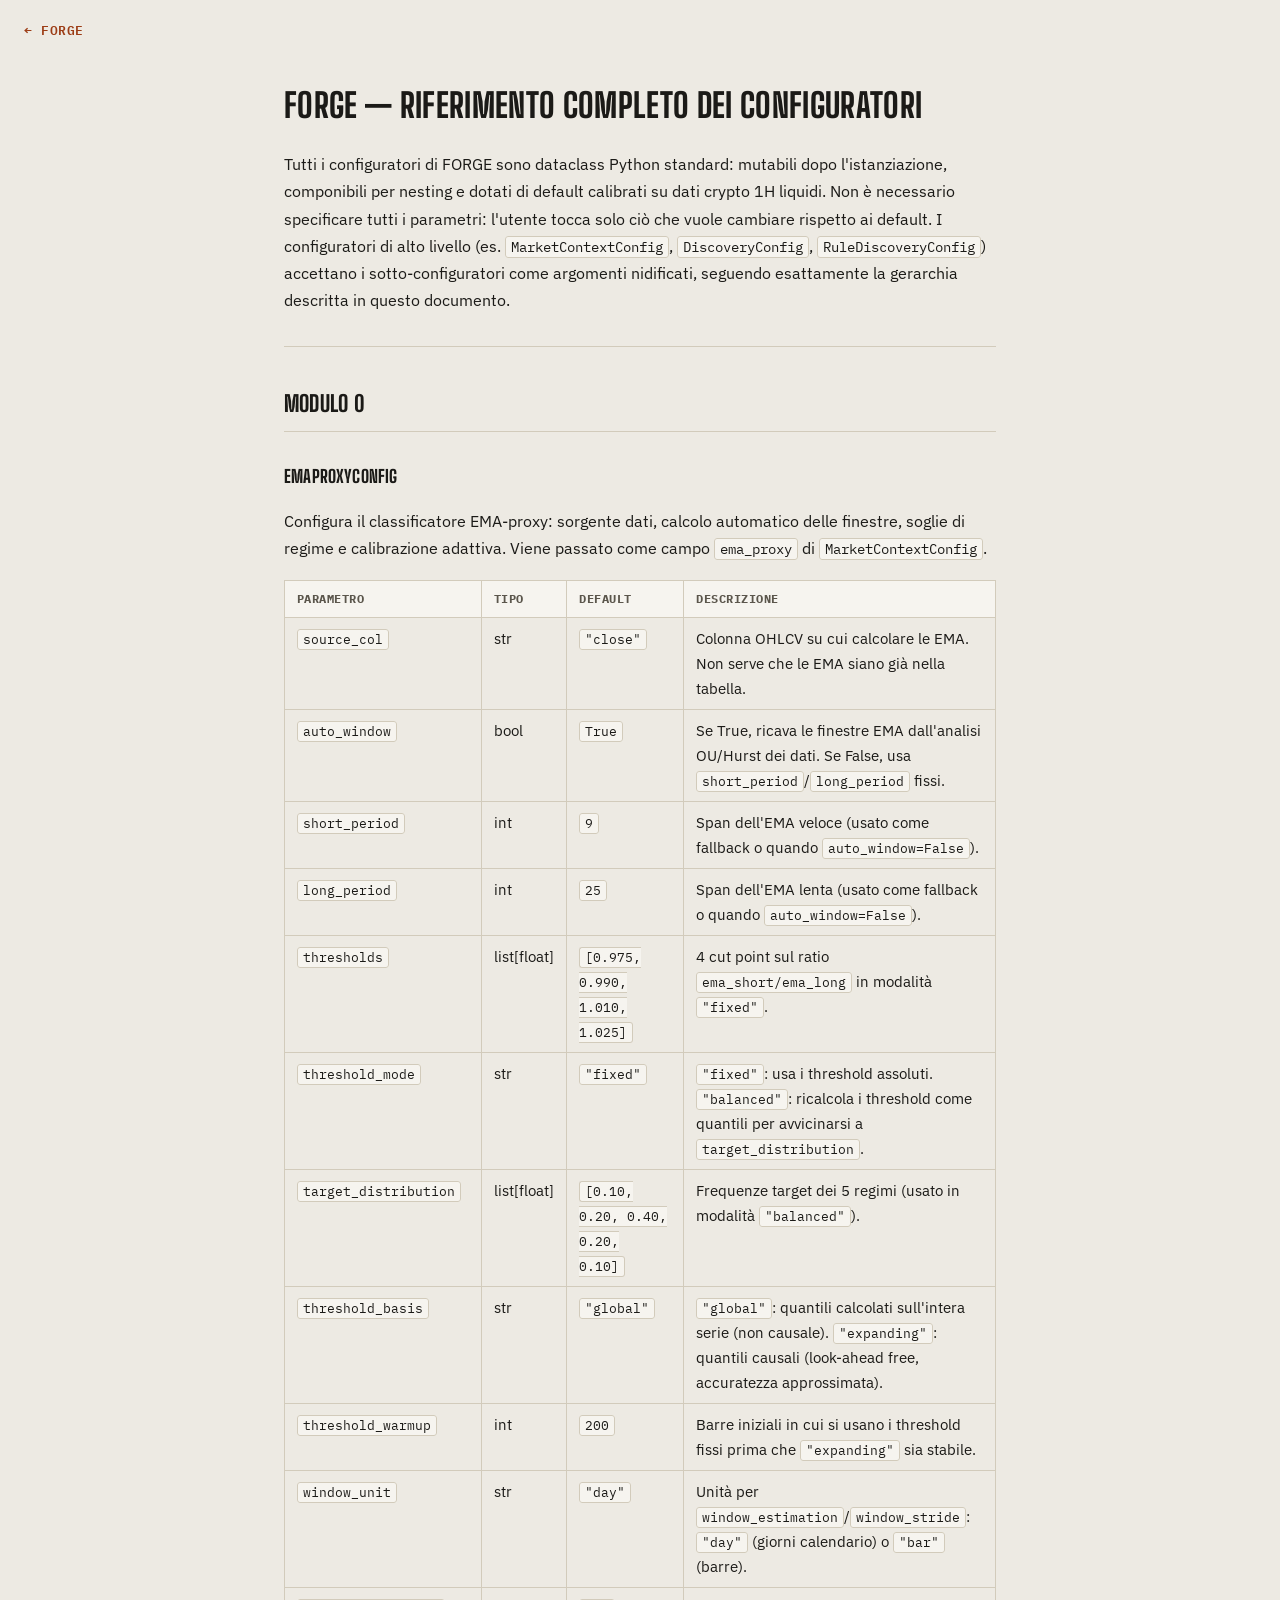
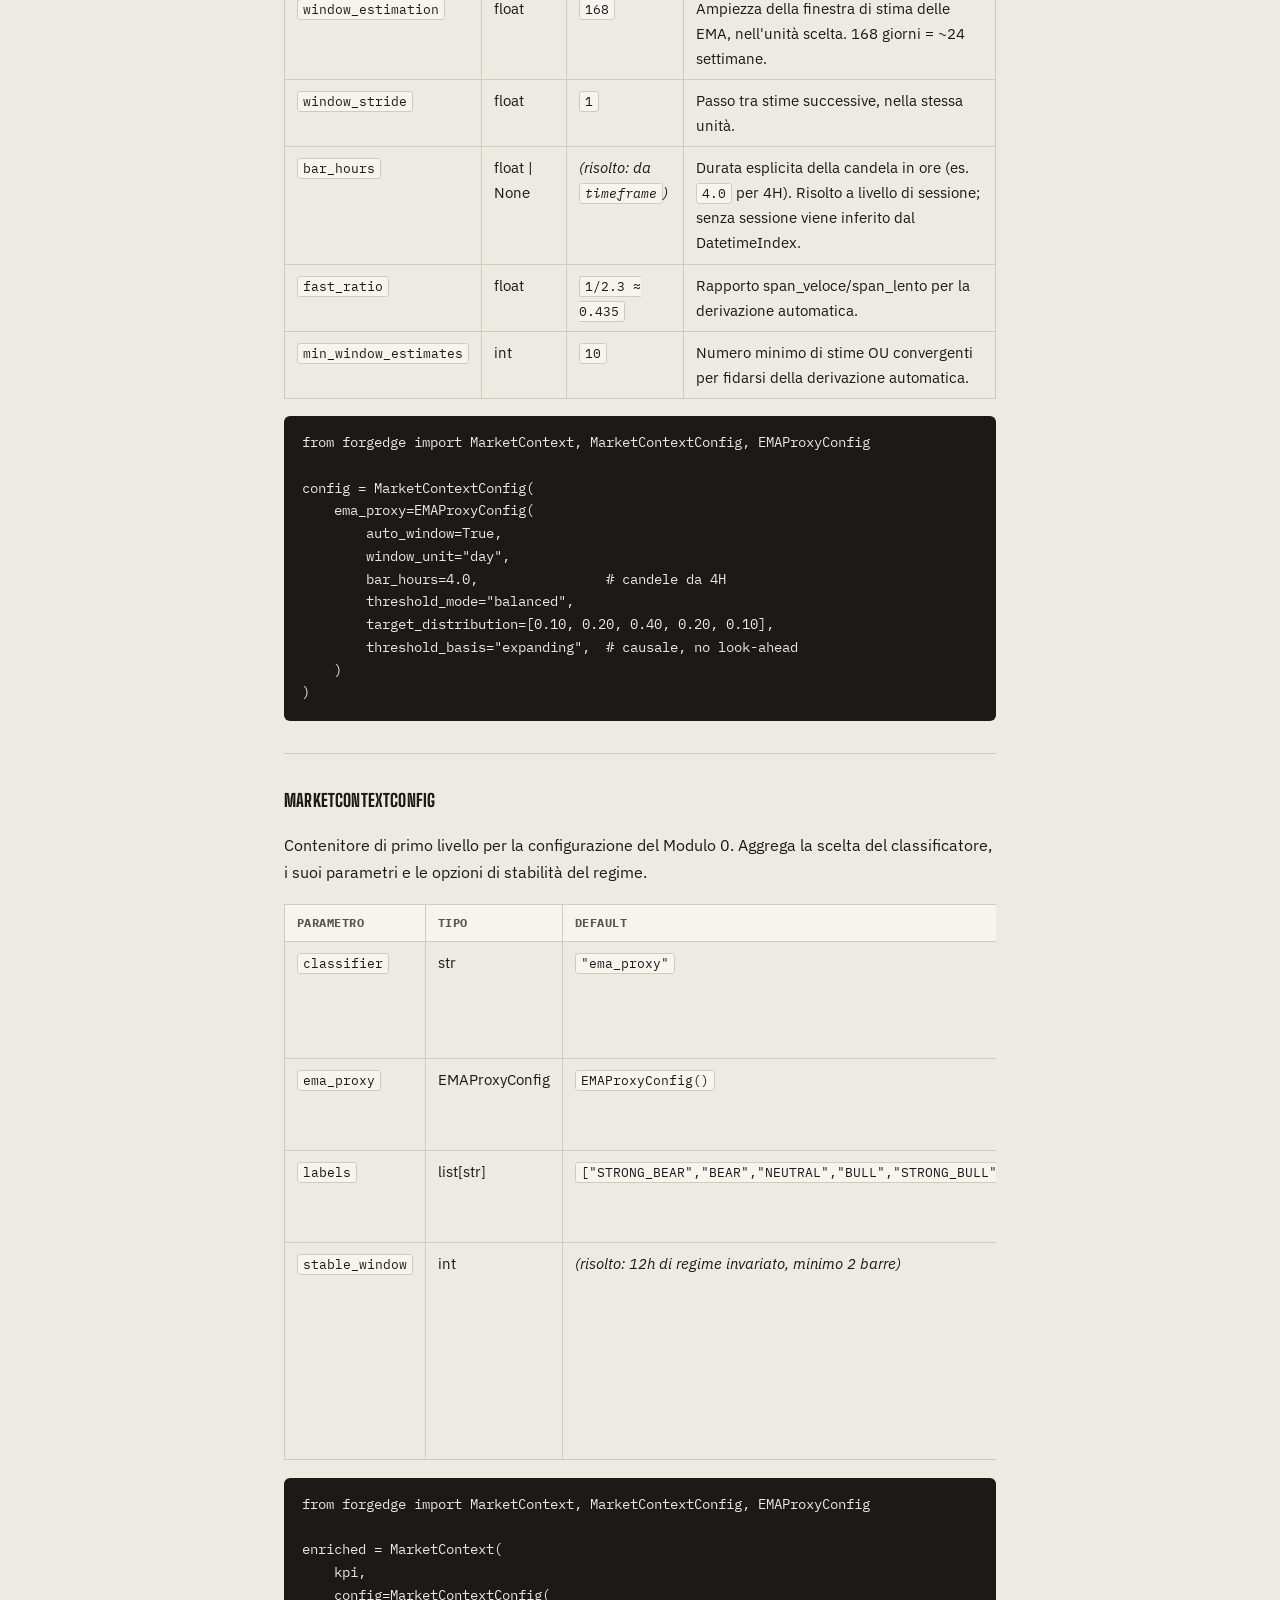
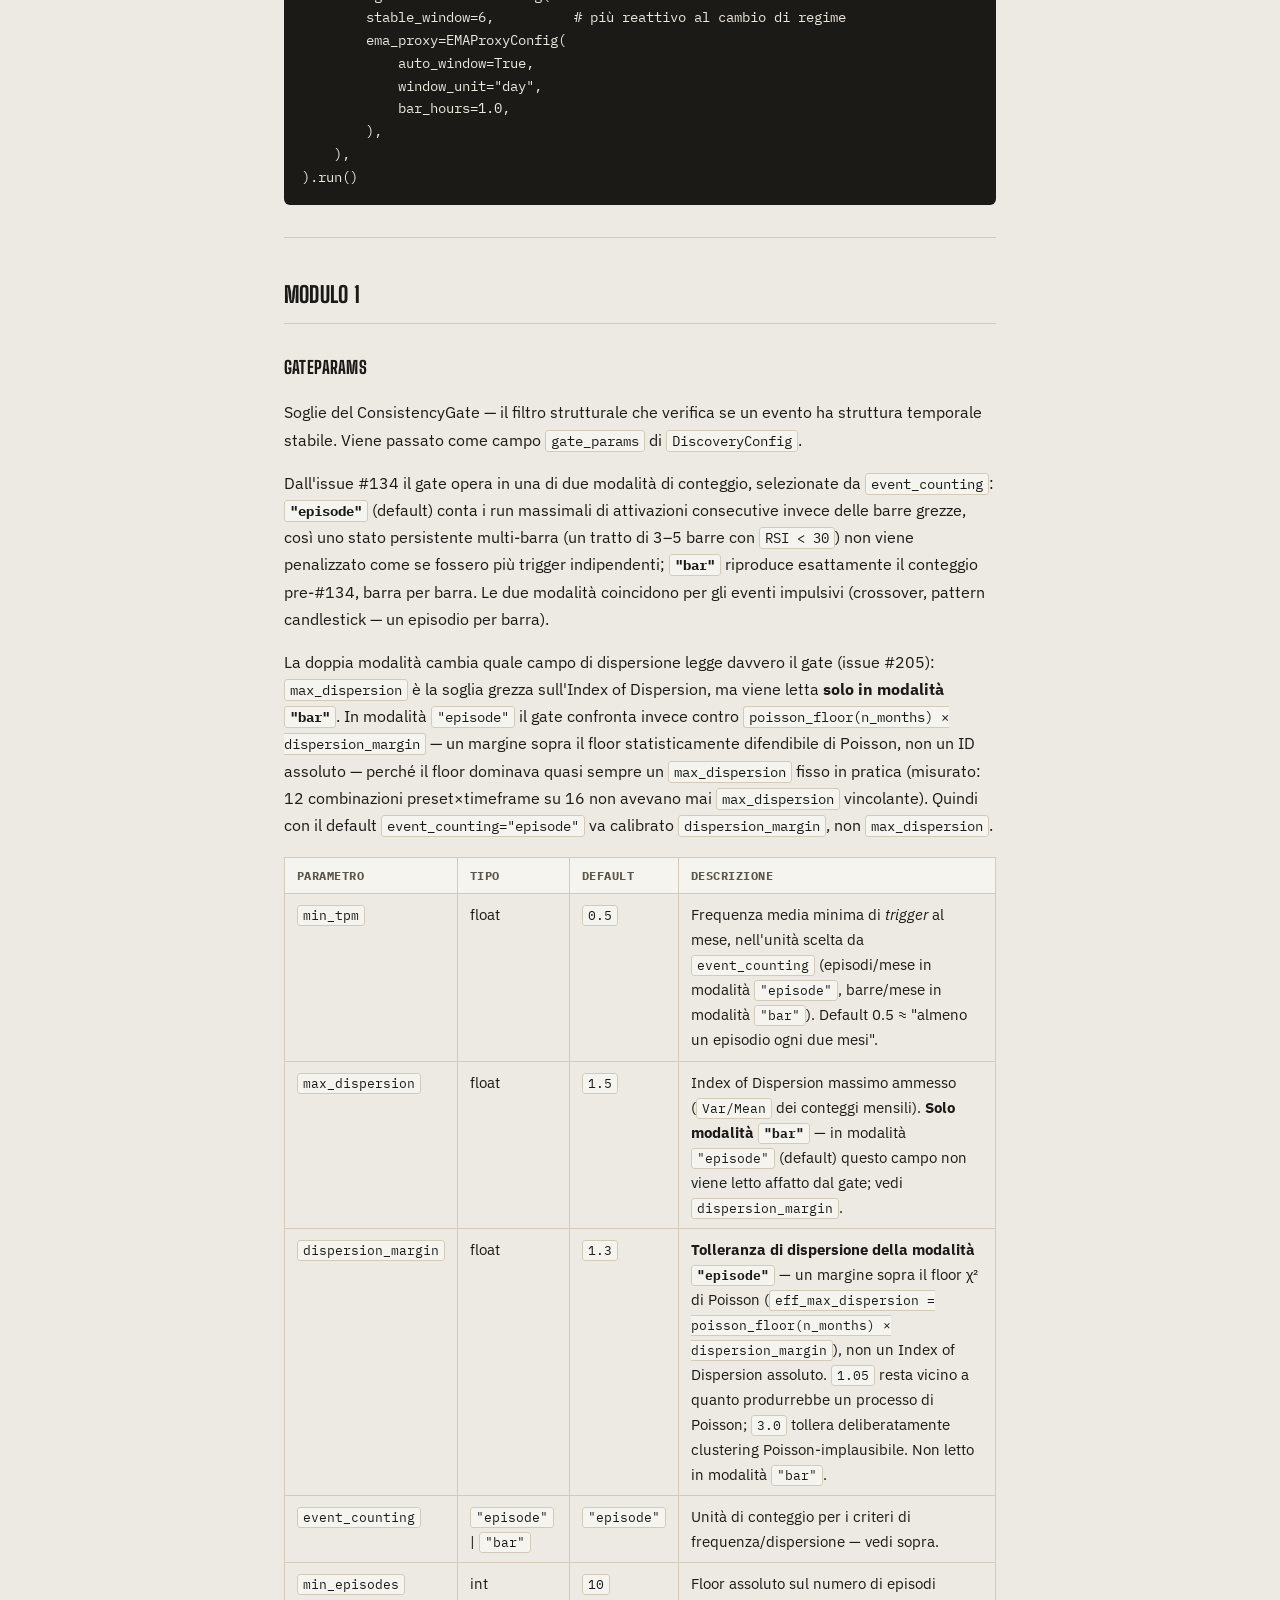
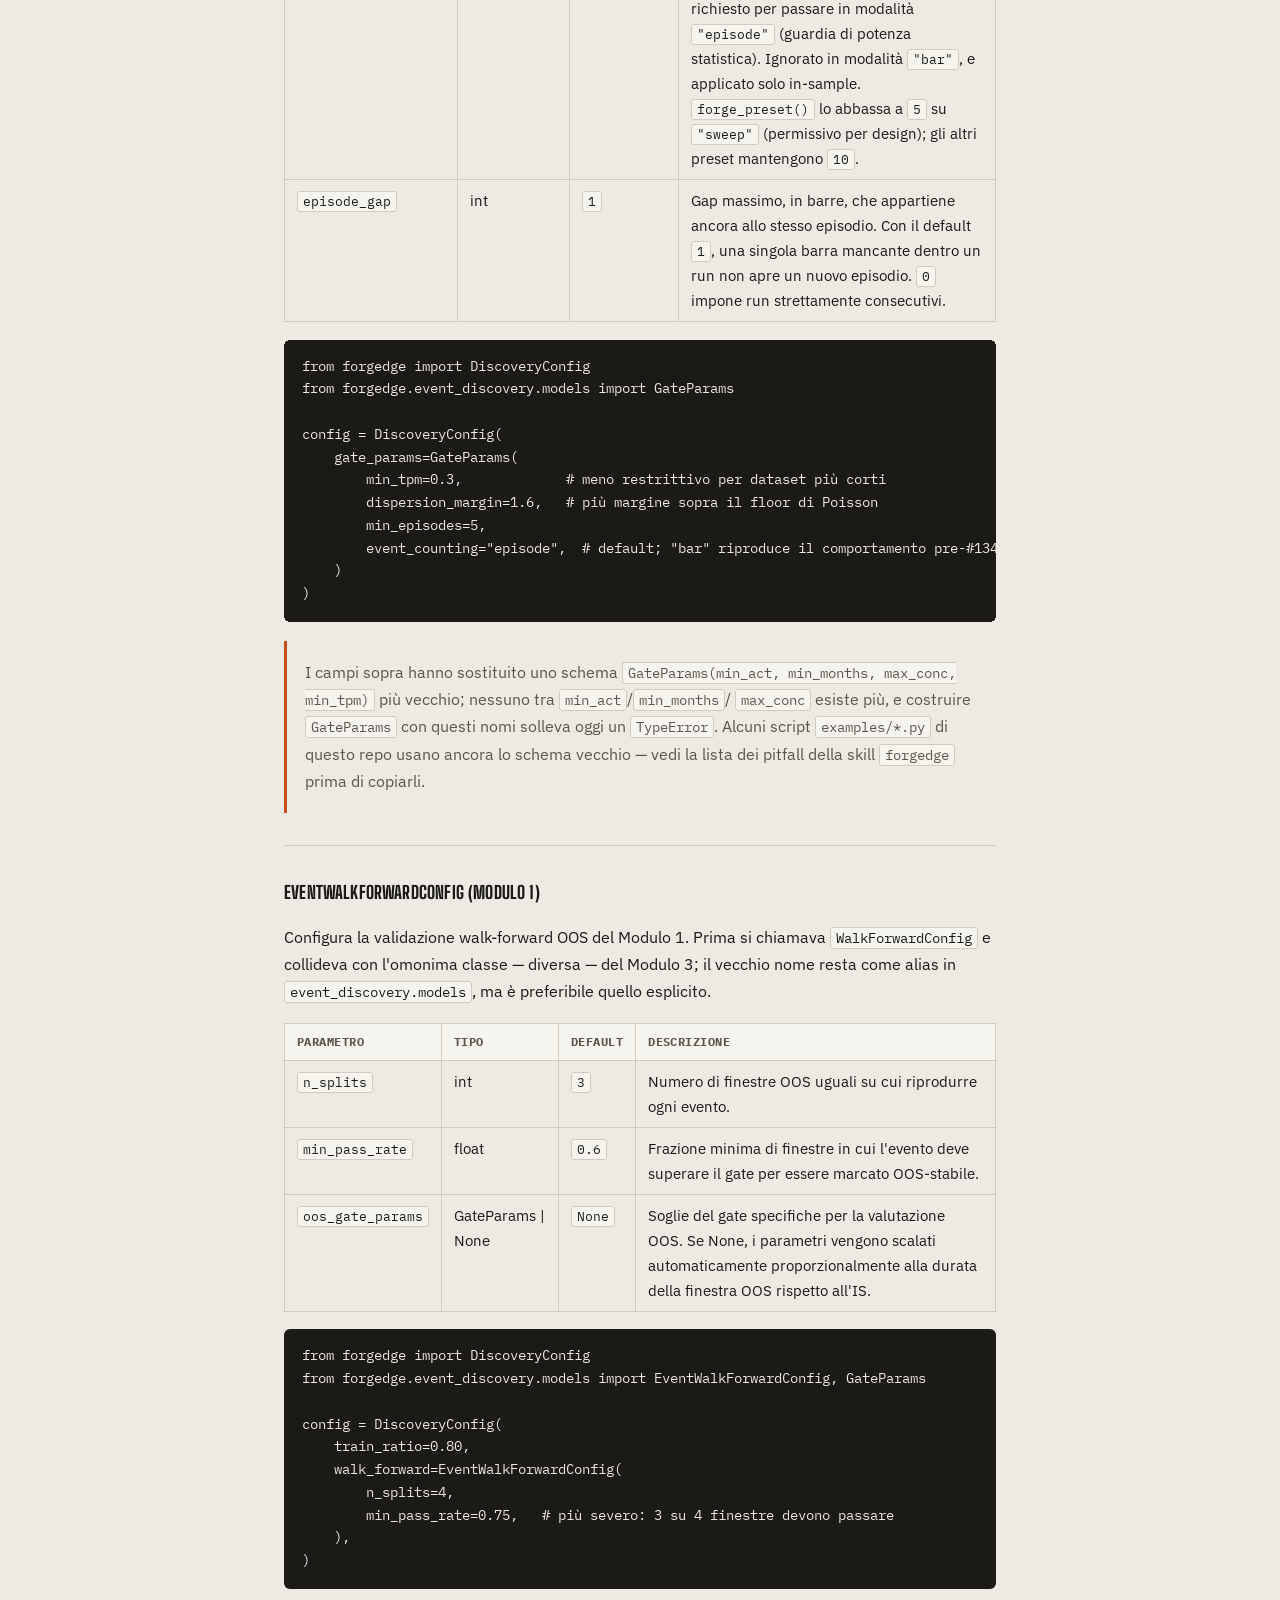
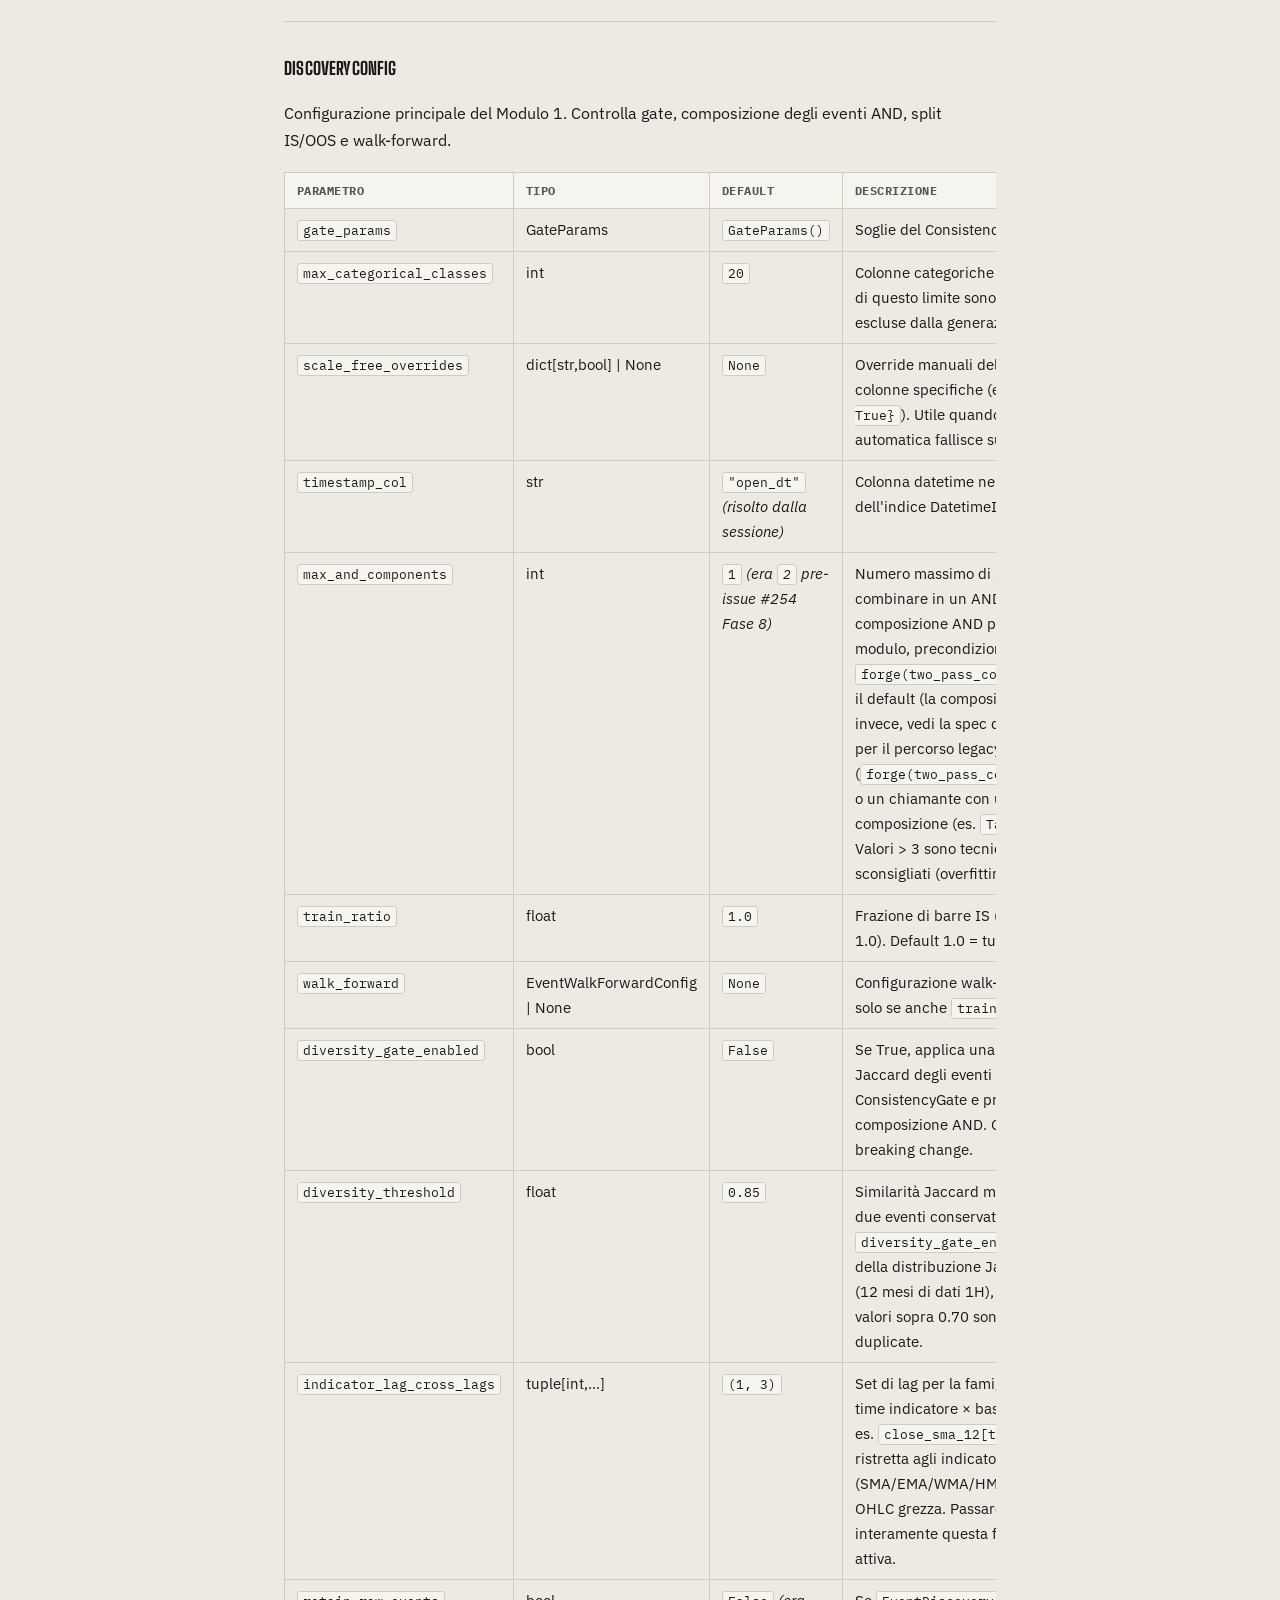
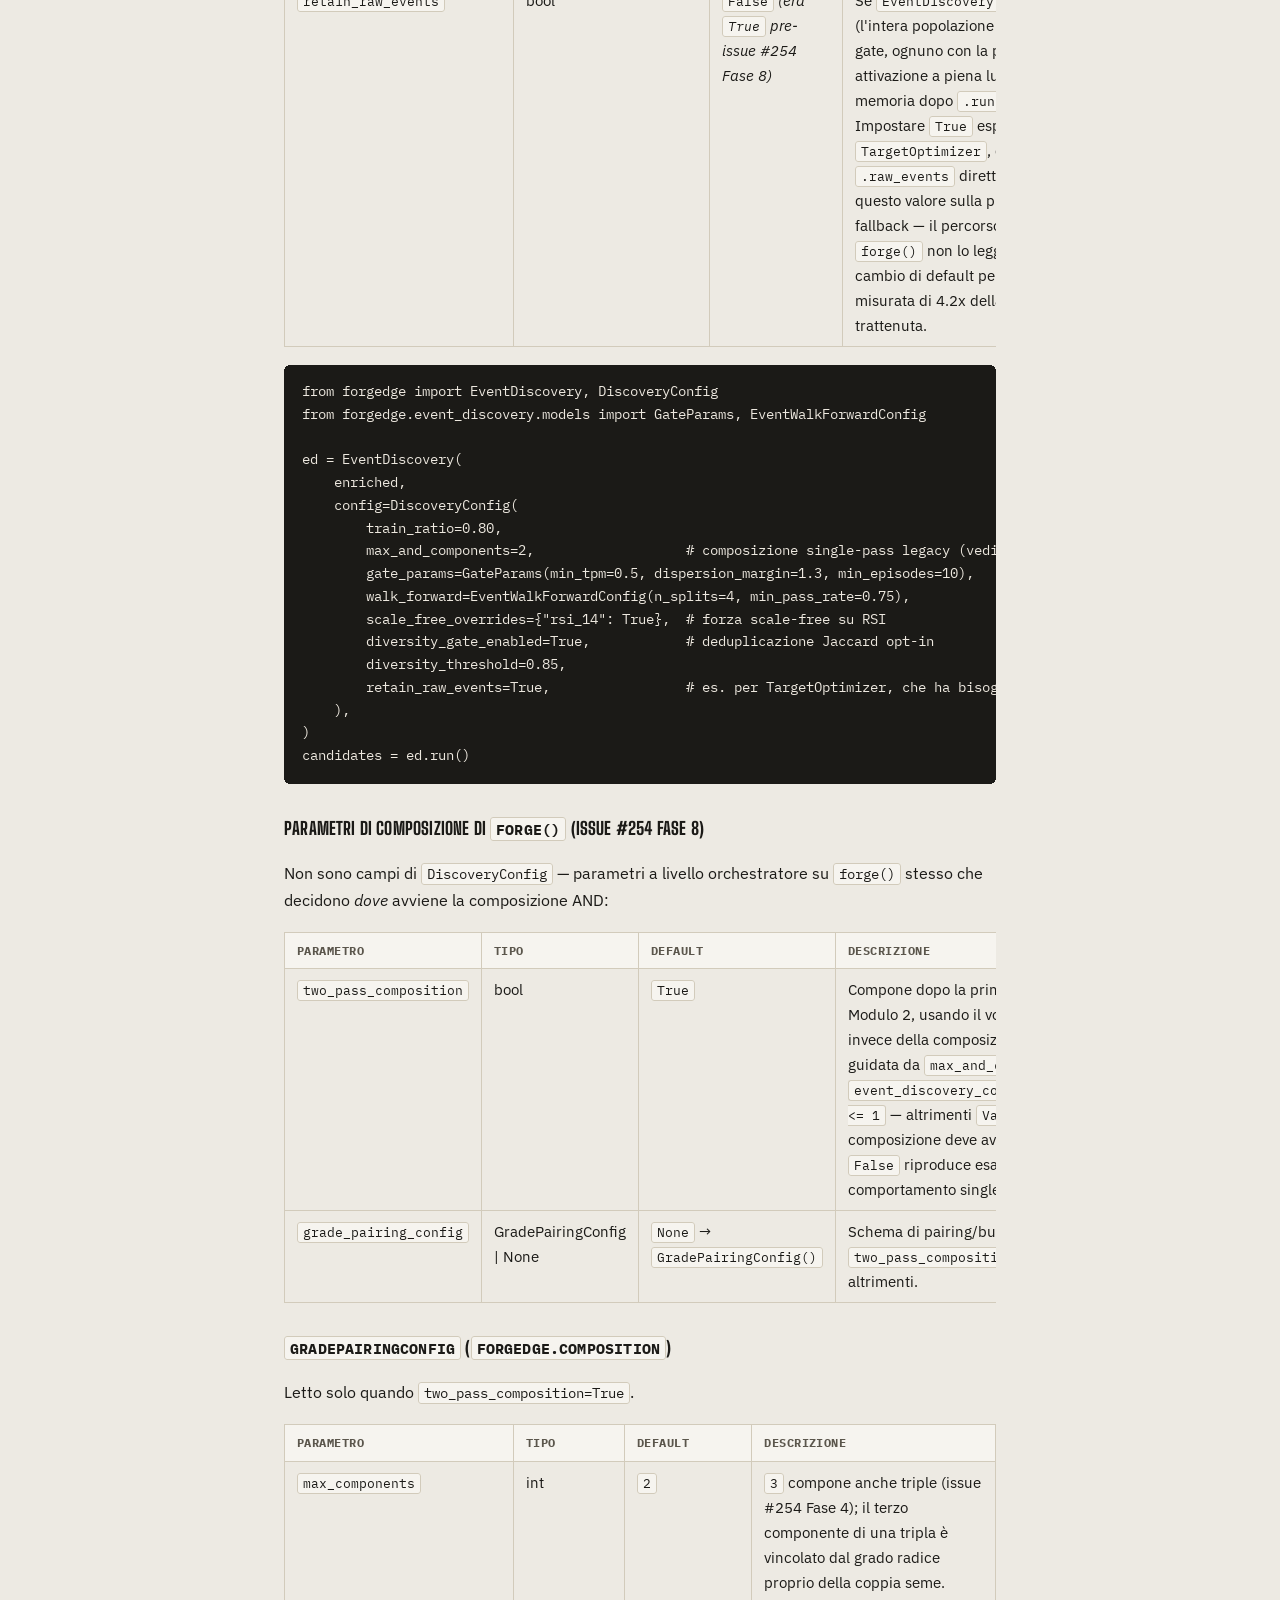
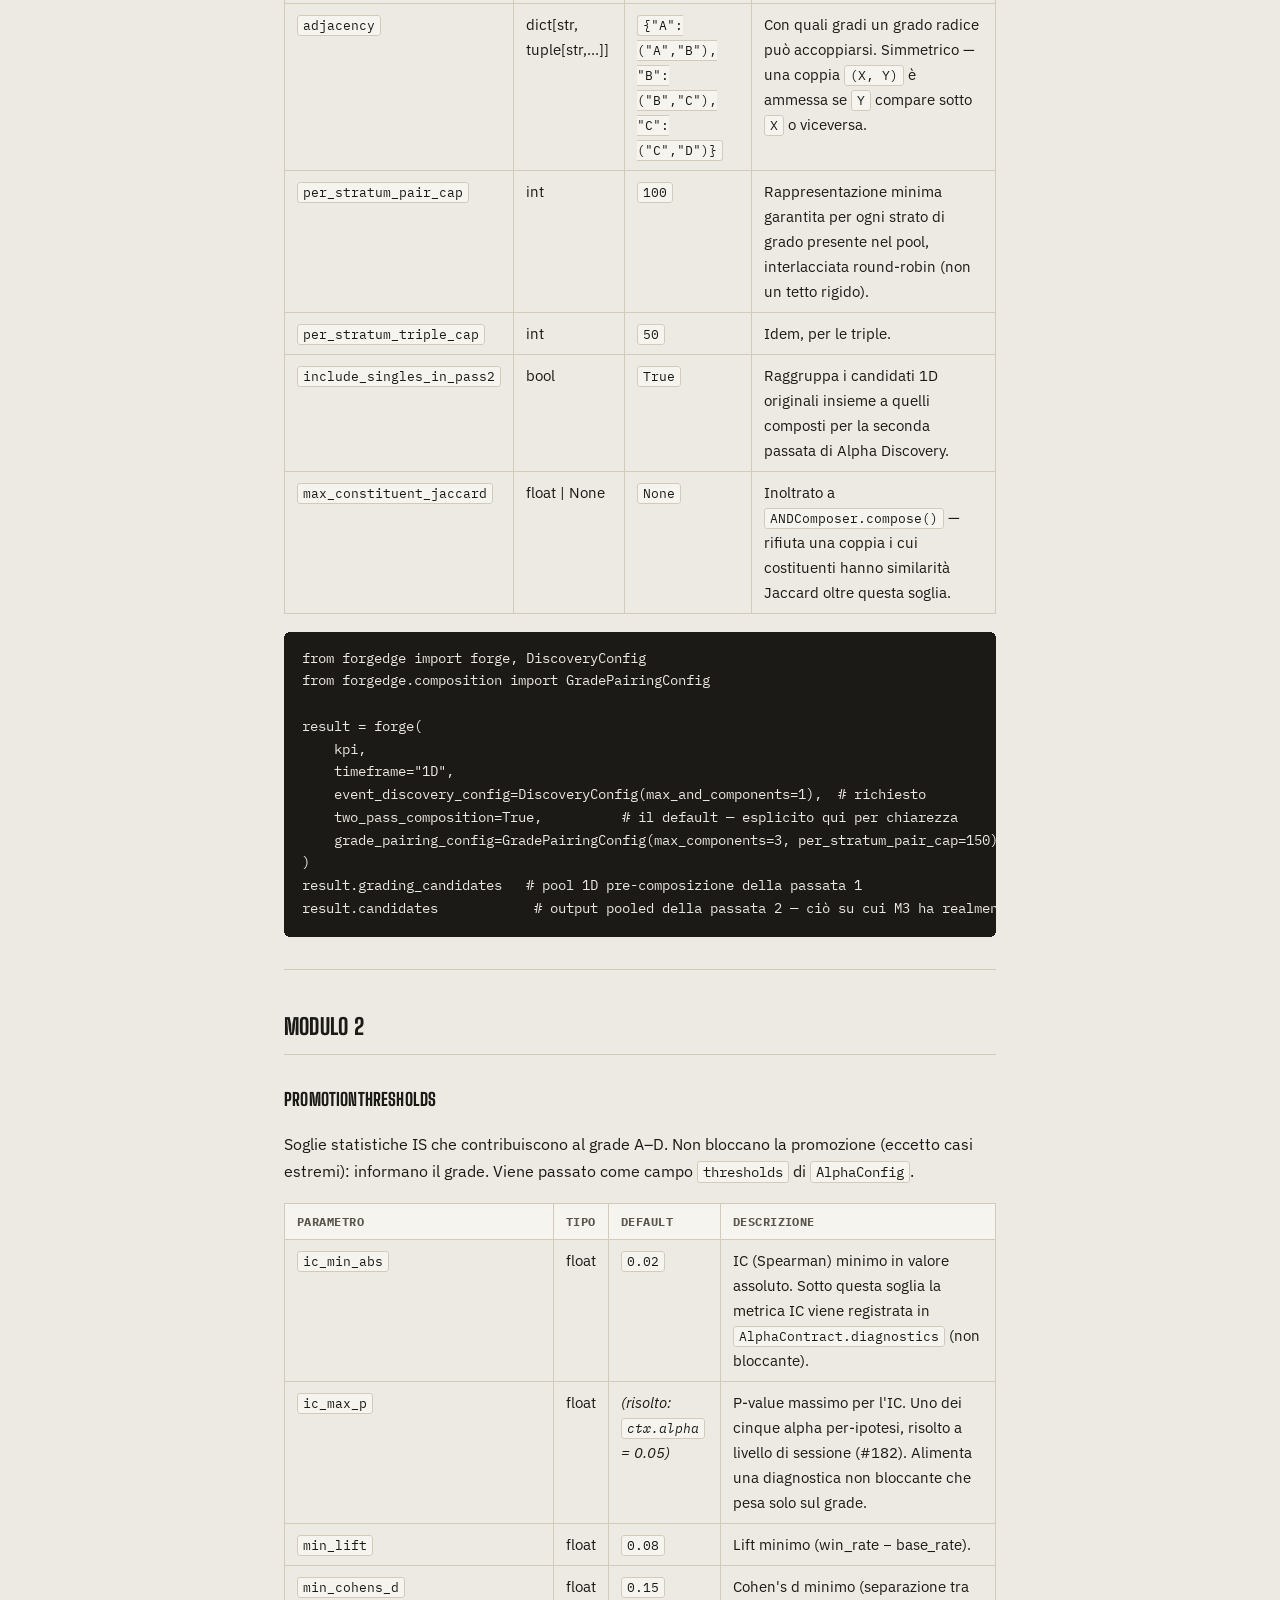
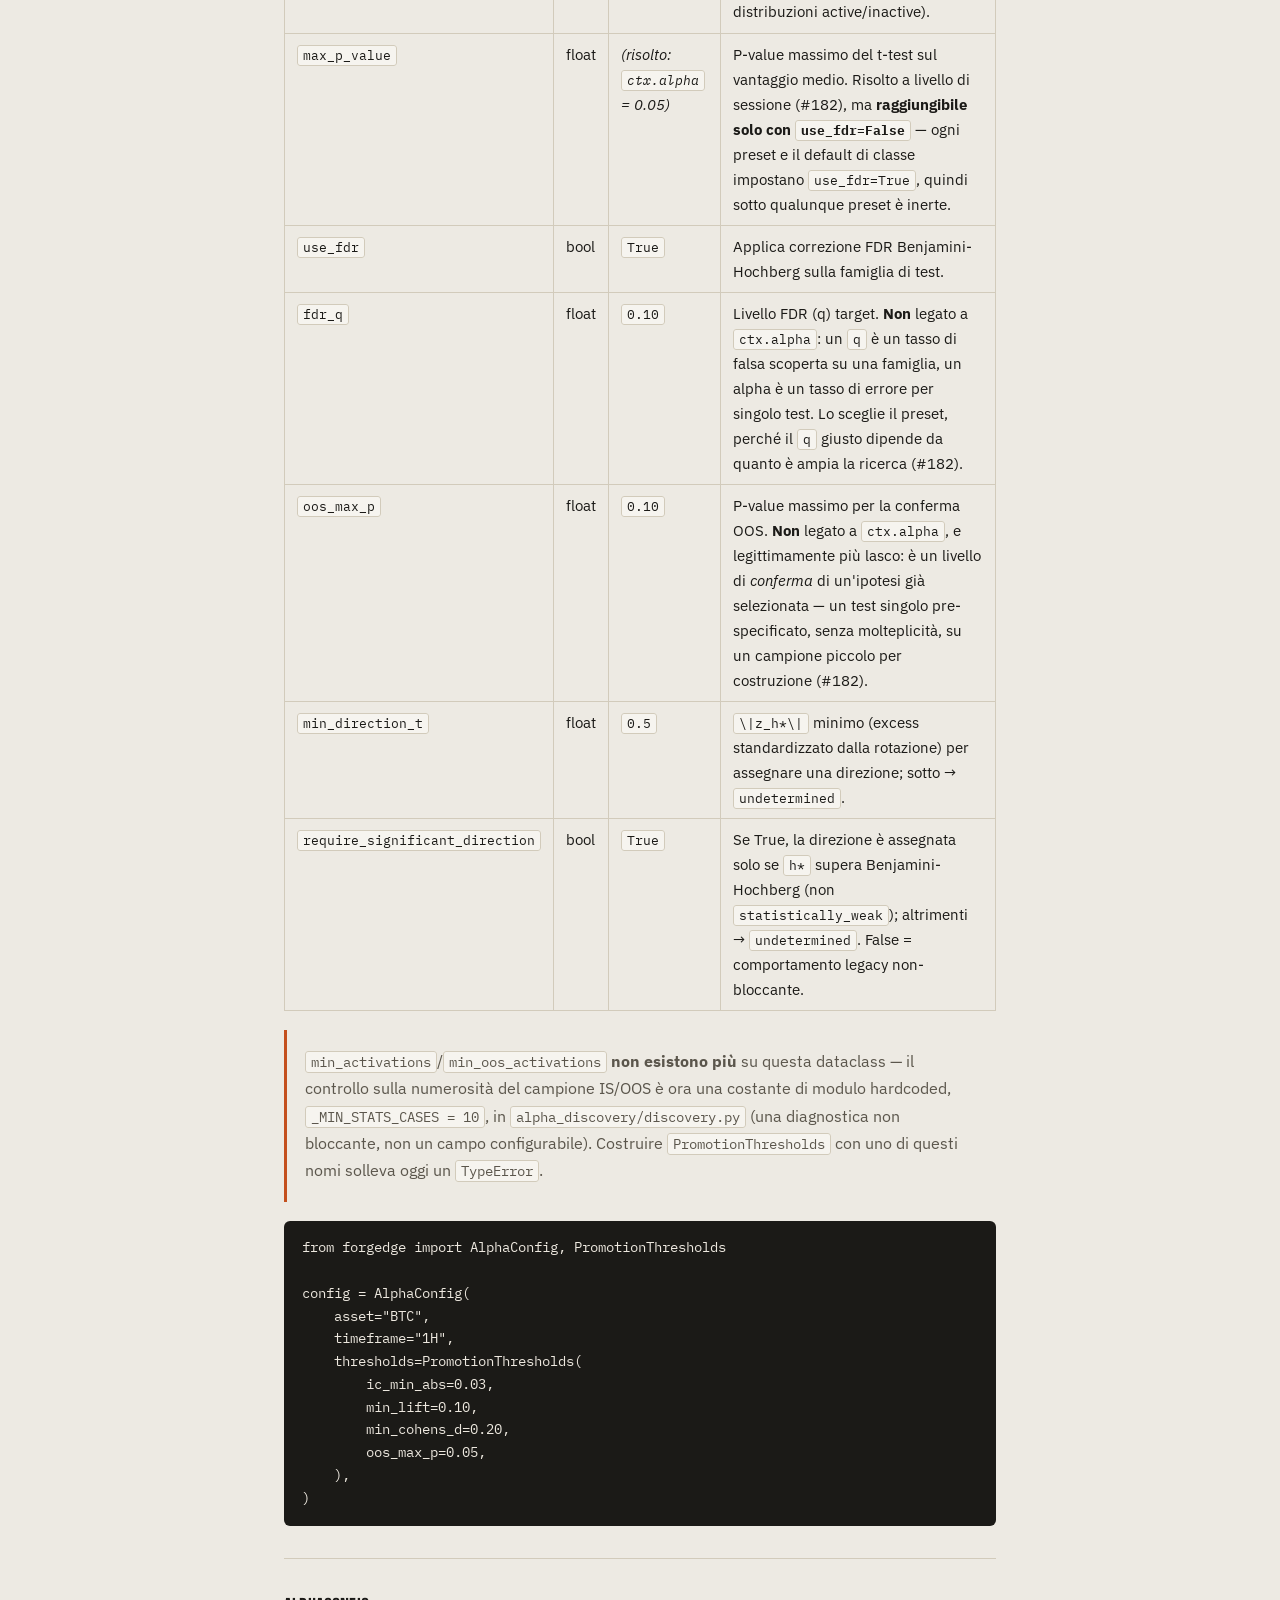
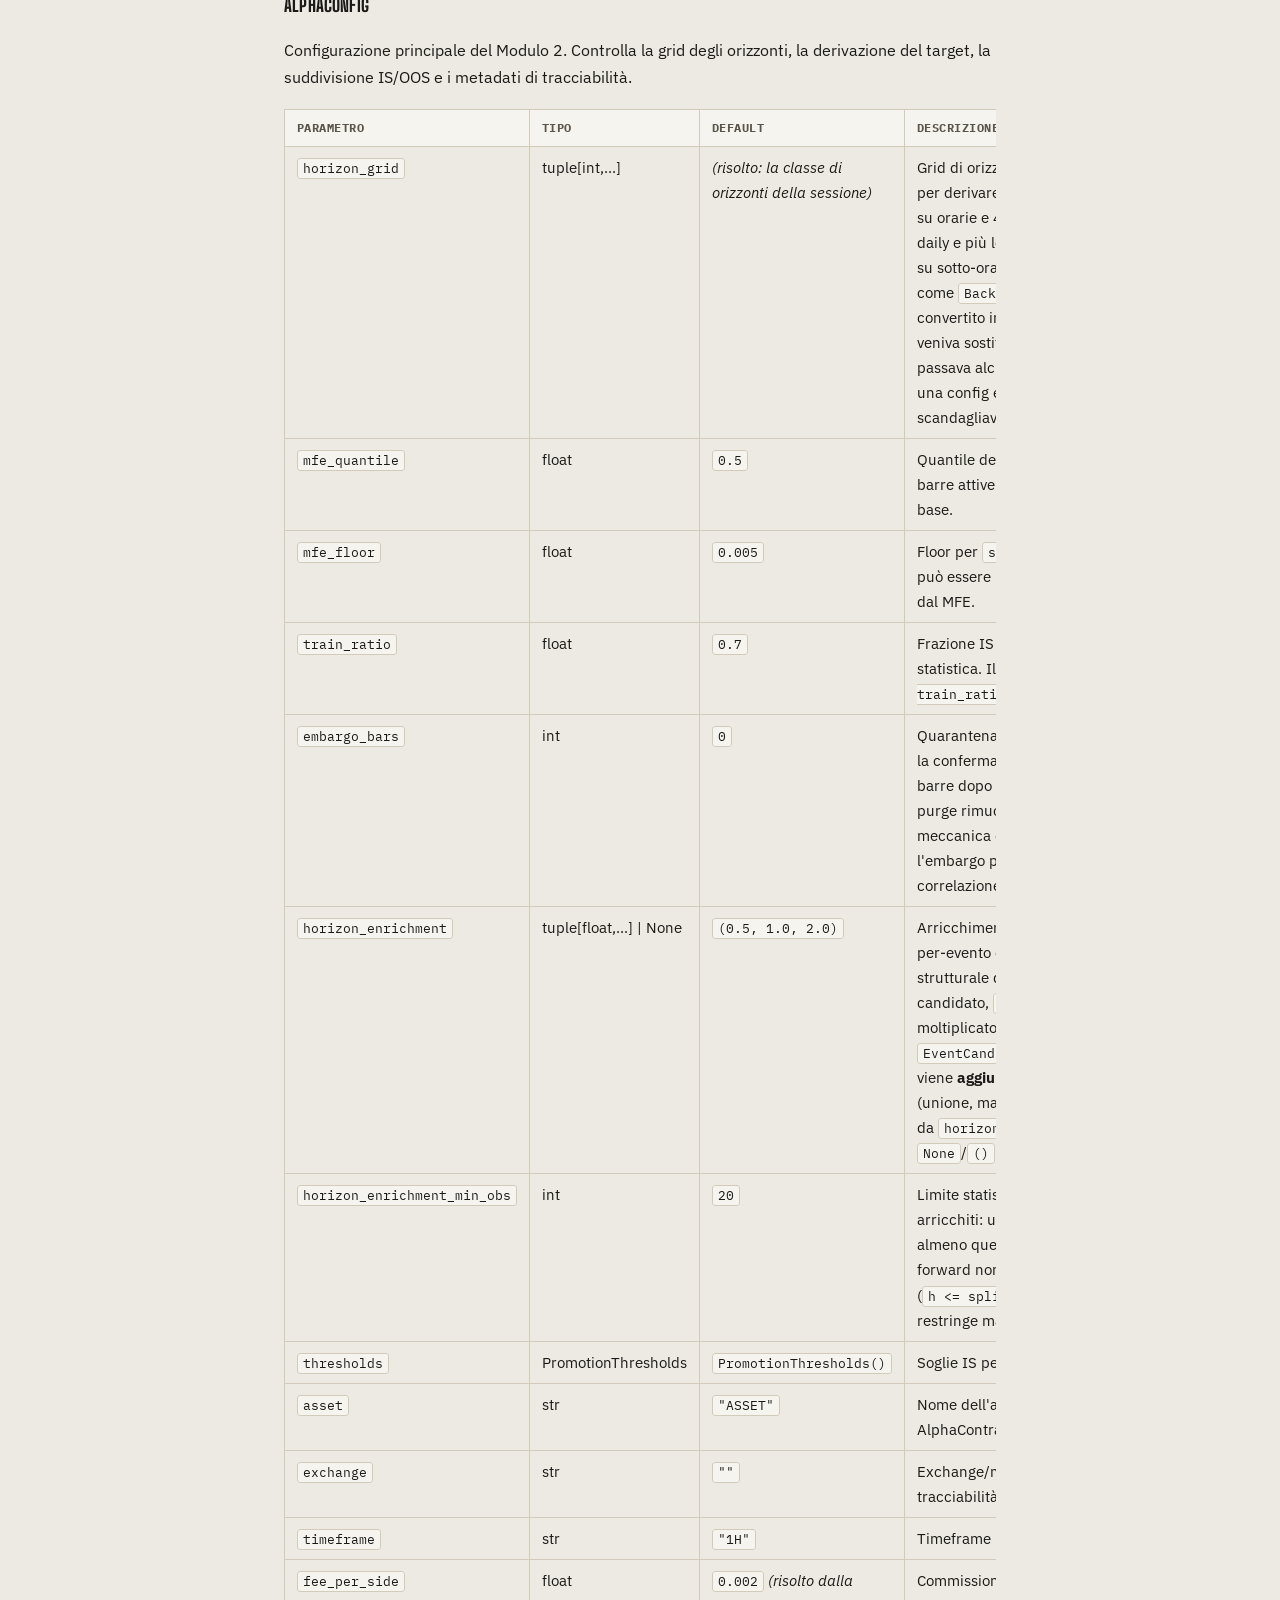
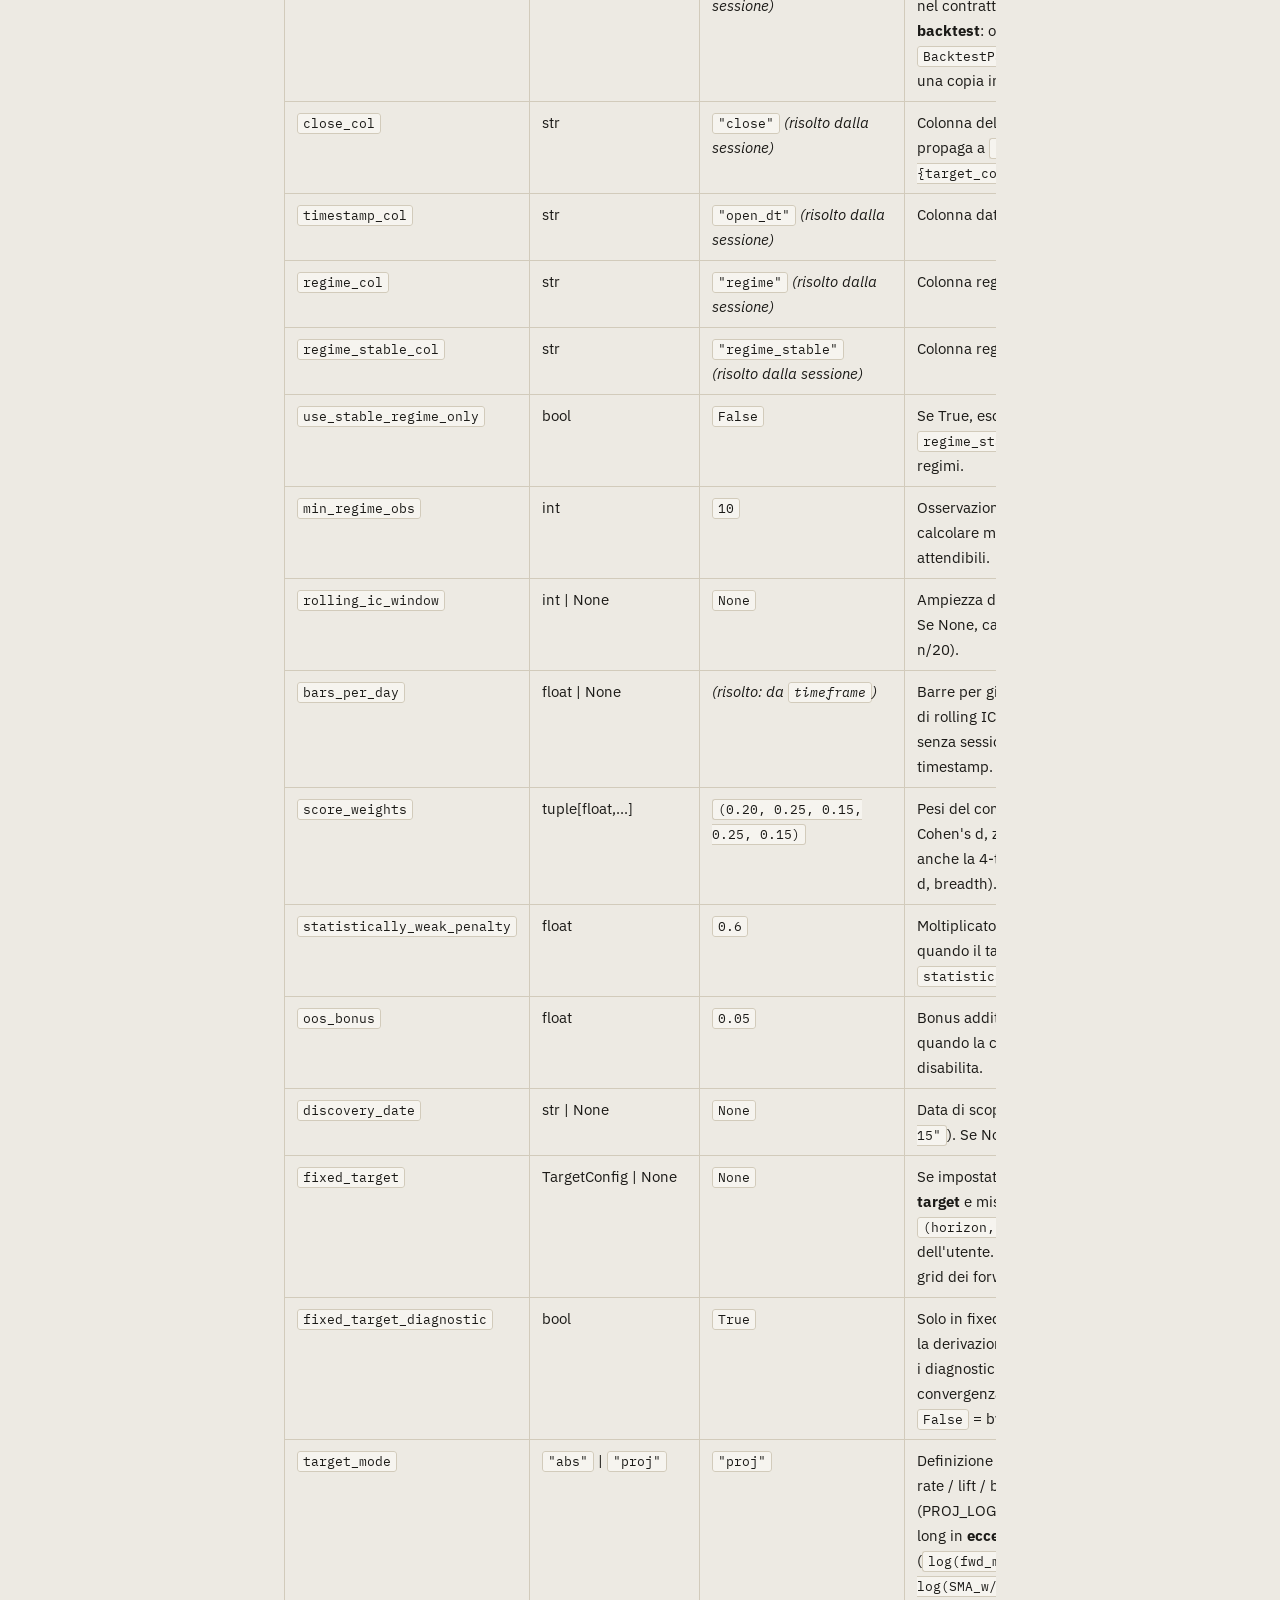
<file: docs/site/docs/configuration-it.html>
<!DOCTYPE html>

<html lang="it">
<head>
<meta charset="utf-8"/>
<meta content="width=device-width, initial-scale=1, viewport-fit=cover" name="viewport"/>
<title>Riferimento configurazione — FORGE</title>
<meta content="Riferimento completo alla configurazione di FORGE: ogni campo dataclass, tipo, default e descrizione." name="description"/>
<meta content="index, follow" name="robots"/>
<link href="https://forgedge.it/docs/configuration-it.html" rel="canonical"/><link href="https://forgedge.it/docs/configuration-it.html" hreflang="x-default" rel="alternate"/><link href="https://forgedge.it/docs/configuration-en.html" hreflang="en" rel="alternate"/><link href="https://forgedge.it/docs/configuration-it.html" hreflang="it" rel="alternate"/>
<link href="https://fonts.googleapis.com" rel="preconnect"/>
<link crossorigin="" href="https://fonts.gstatic.com" rel="preconnect"/>
<link href="https://fonts.googleapis.com/css2?family=Big+Shoulders+Display:wght@600;700;800;900&amp;family=IBM+Plex+Sans:wght@400;500;600;700&amp;family=IBM+Plex+Mono:wght@400;500;600&amp;display=swap" rel="stylesheet"/>
<link href="../assets/docs.css" rel="stylesheet"/>
<script defer src="https://cloud.umami.is/script.js" data-website-id="7d0186f7-578d-4301-96b6-c63fd0201480"></script>
</head>
<body>
<a class="back" href="/">← FORGE</a>
<main>
<article id="content">
<h1 id="forge-riferimento-completo-dei-configuratori">FORGE — Riferimento completo dei configuratori</h1>
<p>Tutti i configuratori di FORGE sono dataclass Python standard: mutabili dopo l'istanziazione, componibili per nesting e dotati di default calibrati su dati crypto 1H liquidi. Non è necessario specificare tutti i parametri: l'utente tocca solo ciò che vuole cambiare rispetto ai default. I configuratori di alto livello (es. <code>MarketContextConfig</code>, <code>DiscoveryConfig</code>, <code>RuleDiscoveryConfig</code>) accettano i sotto-configuratori come argomenti nidificati, seguendo esattamente la gerarchia descritta in questo documento.</p>
<hr/>
<h2 id="modulo-0">Modulo 0</h2>
<h3 id="emaproxyconfig">EMAProxyConfig</h3>
<p>Configura il classificatore EMA-proxy: sorgente dati, calcolo automatico delle finestre, soglie di regime e calibrazione adattiva. Viene passato come campo <code>ema_proxy</code> di <code>MarketContextConfig</code>.</p>
<table>
<thead>
<tr>
<th>Parametro</th>
<th>Tipo</th>
<th>Default</th>
<th>Descrizione</th>
</tr>
</thead>
<tbody>
<tr>
<td><code>source_col</code></td>
<td>str</td>
<td><code>"close"</code></td>
<td>Colonna OHLCV su cui calcolare le EMA. Non serve che le EMA siano già nella tabella.</td>
</tr>
<tr>
<td><code>auto_window</code></td>
<td>bool</td>
<td><code>True</code></td>
<td>Se True, ricava le finestre EMA dall'analisi OU/Hurst dei dati. Se False, usa <code>short_period</code>/<code>long_period</code> fissi.</td>
</tr>
<tr>
<td><code>short_period</code></td>
<td>int</td>
<td><code>9</code></td>
<td>Span dell'EMA veloce (usato come fallback o quando <code>auto_window=False</code>).</td>
</tr>
<tr>
<td><code>long_period</code></td>
<td>int</td>
<td><code>25</code></td>
<td>Span dell'EMA lenta (usato come fallback o quando <code>auto_window=False</code>).</td>
</tr>
<tr>
<td><code>thresholds</code></td>
<td>list[float]</td>
<td><code>[0.975, 0.990, 1.010, 1.025]</code></td>
<td>4 cut point sul ratio <code>ema_short/ema_long</code> in modalità <code>"fixed"</code>.</td>
</tr>
<tr>
<td><code>threshold_mode</code></td>
<td>str</td>
<td><code>"fixed"</code></td>
<td><code>"fixed"</code>: usa i threshold assoluti. <code>"balanced"</code>: ricalcola i threshold come quantili per avvicinarsi a <code>target_distribution</code>.</td>
</tr>
<tr>
<td><code>target_distribution</code></td>
<td>list[float]</td>
<td><code>[0.10, 0.20, 0.40, 0.20, 0.10]</code></td>
<td>Frequenze target dei 5 regimi (usato in modalità <code>"balanced"</code>).</td>
</tr>
<tr>
<td><code>threshold_basis</code></td>
<td>str</td>
<td><code>"global"</code></td>
<td><code>"global"</code>: quantili calcolati sull'intera serie (non causale). <code>"expanding"</code>: quantili causali (look-ahead free, accuratezza approssimata).</td>
</tr>
<tr>
<td><code>threshold_warmup</code></td>
<td>int</td>
<td><code>200</code></td>
<td>Barre iniziali in cui si usano i threshold fissi prima che <code>"expanding"</code> sia stabile.</td>
</tr>
<tr>
<td><code>window_unit</code></td>
<td>str</td>
<td><code>"day"</code></td>
<td>Unità per <code>window_estimation</code>/<code>window_stride</code>: <code>"day"</code> (giorni calendario) o <code>"bar"</code> (barre).</td>
</tr>
<tr>
<td><code>window_estimation</code></td>
<td>float</td>
<td><code>168</code></td>
<td>Ampiezza della finestra di stima delle EMA, nell'unità scelta. 168 giorni = ~24 settimane.</td>
</tr>
<tr>
<td><code>window_stride</code></td>
<td>float</td>
<td><code>1</code></td>
<td>Passo tra stime successive, nella stessa unità.</td>
</tr>
<tr>
<td><code>bar_hours</code></td>
<td>float | None</td>
<td><em>(risolto: da <code>timeframe</code>)</em></td>
<td>Durata esplicita della candela in ore (es. <code>4.0</code> per 4H). Risolto a livello di sessione; senza sessione viene inferito dal DatetimeIndex.</td>
</tr>
<tr>
<td><code>fast_ratio</code></td>
<td>float</td>
<td><code>1/2.3 ≈ 0.435</code></td>
<td>Rapporto span_veloce/span_lento per la derivazione automatica.</td>
</tr>
<tr>
<td><code>min_window_estimates</code></td>
<td>int</td>
<td><code>10</code></td>
<td>Numero minimo di stime OU convergenti per fidarsi della derivazione automatica.</td>
</tr>
</tbody>
</table>
<pre><code class="language-python">from forgedge import MarketContext, MarketContextConfig, EMAProxyConfig

config = MarketContextConfig(
    ema_proxy=EMAProxyConfig(
        auto_window=True,
        window_unit="day",
        bar_hours=4.0,                # candele da 4H
        threshold_mode="balanced",
        target_distribution=[0.10, 0.20, 0.40, 0.20, 0.10],
        threshold_basis="expanding",  # causale, no look-ahead
    )
)
</code></pre>
<hr/>
<h3 id="marketcontextconfig">MarketContextConfig</h3>
<p>Contenitore di primo livello per la configurazione del Modulo 0. Aggrega la scelta del classificatore, i suoi parametri e le opzioni di stabilità del regime.</p>
<table>
<thead>
<tr>
<th>Parametro</th>
<th>Tipo</th>
<th>Default</th>
<th>Descrizione</th>
</tr>
</thead>
<tbody>
<tr>
<td><code>classifier</code></td>
<td>str</td>
<td><code>"ema_proxy"</code></td>
<td>Implementazione del classificatore. In v1.0 solo <code>"ema_proxy"</code> è disponibile.</td>
</tr>
<tr>
<td><code>ema_proxy</code></td>
<td>EMAProxyConfig</td>
<td><code>EMAProxyConfig()</code></td>
<td>Configurazione del classificatore EMA-proxy.</td>
</tr>
<tr>
<td><code>labels</code></td>
<td>list[str]</td>
<td><code>["STRONG_BEAR","BEAR","NEUTRAL","BULL","STRONG_BULL"]</code></td>
<td>Etichette dei 5 regimi, dal più ribassista al più rialzista.</td>
</tr>
<tr>
<td><code>stable_window</code></td>
<td>int</td>
<td><em>(risolto: 12h di regime invariato, minimo 2 barre)</em></td>
<td>Numero di barre consecutive identiche richieste per <code>regime_stable=True</code>. 12 su 1H, 3 su 4H, 2 su 1D, 48 su 15m — un 12 fisso chiedeva dodici <em>giorni</em> su candele daily.</td>
</tr>
</tbody>
</table>
<pre><code class="language-python">from forgedge import MarketContext, MarketContextConfig, EMAProxyConfig

enriched = MarketContext(
    kpi,
    config=MarketContextConfig(
        stable_window=6,          # più reattivo al cambio di regime
        ema_proxy=EMAProxyConfig(
            auto_window=True,
            window_unit="day",
            bar_hours=1.0,
        ),
    ),
).run()
</code></pre>
<hr/>
<h2 id="modulo-1">Modulo 1</h2>
<h3 id="gateparams">GateParams</h3>
<p>Soglie del ConsistencyGate — il filtro strutturale che verifica se un evento ha struttura temporale stabile. Viene passato come campo <code>gate_params</code> di <code>DiscoveryConfig</code>.</p>
<p>Dall'issue #134 il gate opera in una di due modalità di conteggio, selezionate
da <code>event_counting</code>: <strong><code>"episode"</code></strong> (default) conta i run massimali di
attivazioni consecutive invece delle barre grezze, così uno stato persistente
multi-barra (un tratto di 3–5 barre con <code>RSI &lt; 30</code>) non viene penalizzato
come se fossero più trigger indipendenti; <strong><code>"bar"</code></strong> riproduce esattamente
il conteggio pre-#134, barra per barra. Le due modalità coincidono per gli
eventi impulsivi (crossover, pattern candlestick — un episodio per barra).</p>
<p>La doppia modalità cambia quale campo di dispersione legge davvero il gate
(issue #205): <code>max_dispersion</code> è la soglia grezza sull'Index of Dispersion,
ma viene letta <strong>solo in modalità <code>"bar"</code></strong>. In modalità <code>"episode"</code> il gate
confronta invece contro <code>poisson_floor(n_months) × dispersion_margin</code> — un
margine sopra il floor statisticamente difendibile di Poisson, non un ID
assoluto — perché il floor dominava quasi sempre un <code>max_dispersion</code> fisso
in pratica (misurato: 12 combinazioni preset×timeframe su 16 non avevano mai
<code>max_dispersion</code> vincolante). Quindi con il default <code>event_counting="episode"</code>
va calibrato <code>dispersion_margin</code>, non <code>max_dispersion</code>.</p>
<table>
<thead>
<tr>
<th>Parametro</th>
<th>Tipo</th>
<th>Default</th>
<th>Descrizione</th>
</tr>
</thead>
<tbody>
<tr>
<td><code>min_tpm</code></td>
<td>float</td>
<td><code>0.5</code></td>
<td>Frequenza media minima di <em>trigger</em> al mese, nell'unità scelta da <code>event_counting</code> (episodi/mese in modalità <code>"episode"</code>, barre/mese in modalità <code>"bar"</code>). Default 0.5 ≈ "almeno un episodio ogni due mesi".</td>
</tr>
<tr>
<td><code>max_dispersion</code></td>
<td>float</td>
<td><code>1.5</code></td>
<td>Index of Dispersion massimo ammesso (<code>Var/Mean</code> dei conteggi mensili). <strong>Solo modalità <code>"bar"</code></strong> — in modalità <code>"episode"</code> (default) questo campo non viene letto affatto dal gate; vedi <code>dispersion_margin</code>.</td>
</tr>
<tr>
<td><code>dispersion_margin</code></td>
<td>float</td>
<td><code>1.3</code></td>
<td><strong>Tolleranza di dispersione della modalità <code>"episode"</code></strong> — un margine sopra il floor χ² di Poisson (<code>eff_max_dispersion = poisson_floor(n_months) × dispersion_margin</code>), non un Index of Dispersion assoluto. <code>1.05</code> resta vicino a quanto produrrebbe un processo di Poisson; <code>3.0</code> tollera deliberatamente clustering Poisson-implausibile. Non letto in modalità <code>"bar"</code>.</td>
</tr>
<tr>
<td><code>event_counting</code></td>
<td><code>"episode"</code> | <code>"bar"</code></td>
<td><code>"episode"</code></td>
<td>Unità di conteggio per i criteri di frequenza/dispersione — vedi sopra.</td>
</tr>
<tr>
<td><code>min_episodes</code></td>
<td>int</td>
<td><code>10</code></td>
<td>Floor assoluto sul numero di episodi richiesto per passare in modalità <code>"episode"</code> (guardia di potenza statistica). Ignorato in modalità <code>"bar"</code>, e applicato solo in-sample. <code>forge_preset()</code> lo abbassa a <code>5</code> su <code>"sweep"</code> (permissivo per design); gli altri preset mantengono <code>10</code>.</td>
</tr>
<tr>
<td><code>episode_gap</code></td>
<td>int</td>
<td><code>1</code></td>
<td>Gap massimo, in barre, che appartiene ancora allo stesso episodio. Con il default <code>1</code>, una singola barra mancante dentro un run non apre un nuovo episodio. <code>0</code> impone run strettamente consecutivi.</td>
</tr>
</tbody>
</table>
<pre><code class="language-python">from forgedge import DiscoveryConfig
from forgedge.event_discovery.models import GateParams

config = DiscoveryConfig(
    gate_params=GateParams(
        min_tpm=0.3,             # meno restrittivo per dataset più corti
        dispersion_margin=1.6,   # più margine sopra il floor di Poisson
        min_episodes=5,
        event_counting="episode",  # default; "bar" riproduce il comportamento pre-#134
    )
)
</code></pre>
<blockquote>
<p>I campi sopra hanno sostituito uno schema <code>GateParams(min_act, min_months,
max_conc, min_tpm)</code> più vecchio; nessuno tra <code>min_act</code>/<code>min_months</code>/
<code>max_conc</code> esiste più, e costruire <code>GateParams</code> con questi nomi solleva
oggi un <code>TypeError</code>. Alcuni script <code>examples/*.py</code> di questo repo usano
ancora lo schema vecchio — vedi la lista dei pitfall della skill <code>forgedge</code>
prima di copiarli.</p>
</blockquote>
<hr/>
<h3 id="eventwalkforwardconfig-modulo-1">EventWalkForwardConfig (Modulo 1)</h3>
<p>Configura la validazione walk-forward OOS del Modulo 1. Prima si chiamava <code>WalkForwardConfig</code> e collideva con l'omonima classe — diversa — del Modulo 3; il vecchio nome resta come alias in <code>event_discovery.models</code>, ma è preferibile quello esplicito.</p>
<table>
<thead>
<tr>
<th>Parametro</th>
<th>Tipo</th>
<th>Default</th>
<th>Descrizione</th>
</tr>
</thead>
<tbody>
<tr>
<td><code>n_splits</code></td>
<td>int</td>
<td><code>3</code></td>
<td>Numero di finestre OOS uguali su cui riprodurre ogni evento.</td>
</tr>
<tr>
<td><code>min_pass_rate</code></td>
<td>float</td>
<td><code>0.6</code></td>
<td>Frazione minima di finestre in cui l'evento deve superare il gate per essere marcato OOS-stabile.</td>
</tr>
<tr>
<td><code>oos_gate_params</code></td>
<td>GateParams | None</td>
<td><code>None</code></td>
<td>Soglie del gate specifiche per la valutazione OOS. Se None, i parametri vengono scalati automaticamente proporzionalmente alla durata della finestra OOS rispetto all'IS.</td>
</tr>
</tbody>
</table>
<pre><code class="language-python">from forgedge import DiscoveryConfig
from forgedge.event_discovery.models import EventWalkForwardConfig, GateParams

config = DiscoveryConfig(
    train_ratio=0.80,
    walk_forward=EventWalkForwardConfig(
        n_splits=4,
        min_pass_rate=0.75,   # più severo: 3 su 4 finestre devono passare
    ),
)
</code></pre>
<hr/>
<h3 id="discoveryconfig">DiscoveryConfig</h3>
<p>Configurazione principale del Modulo 1. Controlla gate, composizione degli eventi AND, split IS/OOS e walk-forward.</p>
<table>
<thead>
<tr>
<th>Parametro</th>
<th>Tipo</th>
<th>Default</th>
<th>Descrizione</th>
</tr>
</thead>
<tbody>
<tr>
<td><code>gate_params</code></td>
<td>GateParams</td>
<td><code>GateParams()</code></td>
<td>Soglie del ConsistencyGate.</td>
</tr>
<tr>
<td><code>max_categorical_classes</code></td>
<td>int</td>
<td><code>20</code></td>
<td>Colonne categoriche con più valori distinti di questo limite sono classificate ma escluse dalla generazione di eventi.</td>
</tr>
<tr>
<td><code>scale_free_overrides</code></td>
<td>dict[str,bool] | None</td>
<td><code>None</code></td>
<td>Override manuali del flag scale-free per colonne specifiche (es. <code>{"rsi_14": True}</code>). Utile quando l'euristica automatica fallisce su serie corte.</td>
</tr>
<tr>
<td><code>timestamp_col</code></td>
<td>str</td>
<td><code>"open_dt"</code> <em>(risolto dalla sessione)</em></td>
<td>Colonna datetime nella KPI Table (o nome dell'indice DatetimeIndex).</td>
</tr>
<tr>
<td><code>max_and_components</code></td>
<td>int</td>
<td><code>1</code> <em>(era <code>2</code> pre-issue #254 Fase 8)</em></td>
<td>Numero massimo di singoli eventi da combinare in un AND; <code>1</code> disattiva la composizione AND propria di questo modulo, precondizione per <code>forge(two_pass_composition=True)</code> — il default (la composizione avviene a valle invece, vedi la spec del Modulo 2). Alzare per il percorso legacy single-pass (<code>forge(two_pass_composition=False)</code>) o un chiamante con una propria fase di composizione (es. <code>TargetOptimizer</code>). Valori &gt; 3 sono tecnicamente accettati ma sconsigliati (overfitting strutturale).</td>
</tr>
<tr>
<td><code>train_ratio</code></td>
<td>float</td>
<td><code>1.0</code></td>
<td>Frazione di barre IS (0 &lt; train_ratio ≤ 1.0). Default 1.0 = tutto IS (nessun split).</td>
</tr>
<tr>
<td><code>walk_forward</code></td>
<td>EventWalkForwardConfig | None</td>
<td><code>None</code></td>
<td>Configurazione walk-forward OOS. Attivo solo se anche <code>train_ratio &lt; 1.0</code>.</td>
</tr>
<tr>
<td><code>diversity_gate_enabled</code></td>
<td>bool</td>
<td><code>False</code></td>
<td>Se True, applica una deduplicazione Jaccard degli eventi singoli dopo il ConsistencyGate e prima della composizione AND. Opt-in — nessun breaking change.</td>
</tr>
<tr>
<td><code>diversity_threshold</code></td>
<td>float</td>
<td><code>0.85</code></td>
<td>Similarità Jaccard massima tollerata tra due eventi conservati. Usato solo con <code>diversity_gate_enabled=True</code>. A p99 della distribuzione Jaccard inter-evento (12 mesi di dati 1H), Jaccard=0.47 — valori sopra 0.70 sono genuine near-duplicate.</td>
</tr>
<tr>
<td><code>indicator_lag_cross_lags</code></td>
<td>tuple[int,...]</td>
<td><code>(1, 3)</code></td>
<td>Set di lag per la famiglia di feature cross-time indicatore × base OHLC (issue #165, es. <code>close_sma_12[t] &gt; low[t-3]</code>), ristretta agli indicatori price-scale (SMA/EMA/WMA/HMA) contro una base OHLC grezza. Passare <code>()</code> disabilita interamente questa famiglia sempre attiva.</td>
</tr>
<tr>
<td><code>retain_raw_events</code></td>
<td>bool</td>
<td><code>False</code> <em>(era <code>True</code> pre-issue #254 Fase 8)</em></td>
<td>Se <code>EventDiscovery.raw_events</code> (l'intera popolazione di candidati pre-gate, ognuno con la propria serie di attivazione a piena lunghezza) resta in memoria dopo <code>.run()</code> (issue #232). Impostare <code>True</code> esplicitamente per <code>TargetOptimizer</code>, che legge <code>.raw_events</code> direttamente e fissa questo valore sulla propria config di fallback — il percorso standard di <code>forge()</code> non lo legge mai, da cui il cambio di default per una riduzione misurata di 4.2x della memoria trattenuta.</td>
</tr>
</tbody>
</table>
<pre><code class="language-python">from forgedge import EventDiscovery, DiscoveryConfig
from forgedge.event_discovery.models import GateParams, EventWalkForwardConfig

ed = EventDiscovery(
    enriched,
    config=DiscoveryConfig(
        train_ratio=0.80,
        max_and_components=2,                   # composizione single-pass legacy (vedi sotto)
        gate_params=GateParams(min_tpm=0.5, dispersion_margin=1.3, min_episodes=10),
        walk_forward=EventWalkForwardConfig(n_splits=4, min_pass_rate=0.75),
        scale_free_overrides={"rsi_14": True},  # forza scale-free su RSI
        diversity_gate_enabled=True,            # deduplicazione Jaccard opt-in
        diversity_threshold=0.85,
        retain_raw_events=True,                 # es. per TargetOptimizer, che ha bisogno di .raw_events
    ),
)
candidates = ed.run()
</code></pre>
<h3 id="parametri-di-composizione-di-forge-issue-254-fase-8">Parametri di composizione di <code>forge()</code> (issue #254 Fase 8)</h3>
<p>Non sono campi di <code>DiscoveryConfig</code> — parametri a livello orchestratore su
<code>forge()</code> stesso che decidono <em>dove</em> avviene la composizione AND:</p>
<table>
<thead>
<tr>
<th>Parametro</th>
<th>Tipo</th>
<th>Default</th>
<th>Descrizione</th>
</tr>
</thead>
<tbody>
<tr>
<td><code>two_pass_composition</code></td>
<td>bool</td>
<td><code>True</code></td>
<td>Compone dopo la prima passata di grading del Modulo 2, usando il voto come criterio di pairing, invece della composizione propria del Modulo 1 guidata da <code>max_and_components</code>. Richiede <code>event_discovery_config.max_and_components &lt;= 1</code> — altrimenti <code>ValueError</code> (la composizione deve avvenire in un solo posto). <code>False</code> riproduce esattamente il comportamento single-pass pre-#254.</td>
</tr>
<tr>
<td><code>grade_pairing_config</code></td>
<td>GradePairingConfig | None</td>
<td><code>None</code> → <code>GradePairingConfig()</code></td>
<td>Schema di pairing/budget per <code>two_pass_composition=True</code>; ignorato altrimenti.</td>
</tr>
</tbody>
</table>
<h3 id="gradepairingconfig-forgedgecomposition"><code>GradePairingConfig</code> (<code>forgedge.composition</code>)</h3>
<p>Letto solo quando <code>two_pass_composition=True</code>.</p>
<table>
<thead>
<tr>
<th>Parametro</th>
<th>Tipo</th>
<th>Default</th>
<th>Descrizione</th>
</tr>
</thead>
<tbody>
<tr>
<td><code>max_components</code></td>
<td>int</td>
<td><code>2</code></td>
<td><code>3</code> compone anche triple (issue #254 Fase 4); il terzo componente di una tripla è vincolato dal grado radice proprio della coppia seme.</td>
</tr>
<tr>
<td><code>adjacency</code></td>
<td>dict[str, tuple[str,...]]</td>
<td><code>{"A": ("A","B"), "B": ("B","C"), "C": ("C","D")}</code></td>
<td>Con quali gradi un grado radice può accoppiarsi. Simmetrico — una coppia <code>(X, Y)</code> è ammessa se <code>Y</code> compare sotto <code>X</code> o viceversa.</td>
</tr>
<tr>
<td><code>per_stratum_pair_cap</code></td>
<td>int</td>
<td><code>100</code></td>
<td>Rappresentazione minima garantita per ogni strato di grado presente nel pool, interlacciata round-robin (non un tetto rigido).</td>
</tr>
<tr>
<td><code>per_stratum_triple_cap</code></td>
<td>int</td>
<td><code>50</code></td>
<td>Idem, per le triple.</td>
</tr>
<tr>
<td><code>include_singles_in_pass2</code></td>
<td>bool</td>
<td><code>True</code></td>
<td>Raggruppa i candidati 1D originali insieme a quelli composti per la seconda passata di Alpha Discovery.</td>
</tr>
<tr>
<td><code>max_constituent_jaccard</code></td>
<td>float | None</td>
<td><code>None</code></td>
<td>Inoltrato a <code>ANDComposer.compose()</code> — rifiuta una coppia i cui costituenti hanno similarità Jaccard oltre questa soglia.</td>
</tr>
</tbody>
</table>
<pre><code class="language-python">from forgedge import forge, DiscoveryConfig
from forgedge.composition import GradePairingConfig

result = forge(
    kpi,
    timeframe="1D",
    event_discovery_config=DiscoveryConfig(max_and_components=1),  # richiesto
    two_pass_composition=True,          # il default — esplicito qui per chiarezza
    grade_pairing_config=GradePairingConfig(max_components=3, per_stratum_pair_cap=150),
)
result.grading_candidates   # pool 1D pre-composizione della passata 1
result.candidates            # output pooled della passata 2 — ciò su cui M3 ha realmente operato
</code></pre>
<hr/>
<h2 id="modulo-2">Modulo 2</h2>
<h3 id="promotionthresholds">PromotionThresholds</h3>
<p>Soglie statistiche IS che contribuiscono al grade A–D. Non bloccano la promozione (eccetto casi estremi): informano il grade. Viene passato come campo <code>thresholds</code> di <code>AlphaConfig</code>.</p>
<table>
<thead>
<tr>
<th>Parametro</th>
<th>Tipo</th>
<th>Default</th>
<th>Descrizione</th>
</tr>
</thead>
<tbody>
<tr>
<td><code>ic_min_abs</code></td>
<td>float</td>
<td><code>0.02</code></td>
<td>IC (Spearman) minimo in valore assoluto. Sotto questa soglia la metrica IC viene registrata in <code>AlphaContract.diagnostics</code> (non bloccante).</td>
</tr>
<tr>
<td><code>ic_max_p</code></td>
<td>float</td>
<td><em>(risolto: <code>ctx.alpha</code> = 0.05)</em></td>
<td>P-value massimo per l'IC. Uno dei cinque alpha per-ipotesi, risolto a livello di sessione (#182). Alimenta una diagnostica non bloccante che pesa solo sul grade.</td>
</tr>
<tr>
<td><code>min_lift</code></td>
<td>float</td>
<td><code>0.08</code></td>
<td>Lift minimo (win_rate − base_rate).</td>
</tr>
<tr>
<td><code>min_cohens_d</code></td>
<td>float</td>
<td><code>0.15</code></td>
<td>Cohen's d minimo (separazione tra distribuzioni active/inactive).</td>
</tr>
<tr>
<td><code>max_p_value</code></td>
<td>float</td>
<td><em>(risolto: <code>ctx.alpha</code> = 0.05)</em></td>
<td>P-value massimo del t-test sul vantaggio medio. Risolto a livello di sessione (#182), ma <strong>raggiungibile solo con <code>use_fdr=False</code></strong> — ogni preset e il default di classe impostano <code>use_fdr=True</code>, quindi sotto qualunque preset è inerte.</td>
</tr>
<tr>
<td><code>use_fdr</code></td>
<td>bool</td>
<td><code>True</code></td>
<td>Applica correzione FDR Benjamini-Hochberg sulla famiglia di test.</td>
</tr>
<tr>
<td><code>fdr_q</code></td>
<td>float</td>
<td><code>0.10</code></td>
<td>Livello FDR (q) target. <strong>Non</strong> legato a <code>ctx.alpha</code>: un <code>q</code> è un tasso di falsa scoperta su una famiglia, un alpha è un tasso di errore per singolo test. Lo sceglie il preset, perché il <code>q</code> giusto dipende da quanto è ampia la ricerca (#182).</td>
</tr>
<tr>
<td><code>oos_max_p</code></td>
<td>float</td>
<td><code>0.10</code></td>
<td>P-value massimo per la conferma OOS. <strong>Non</strong> legato a <code>ctx.alpha</code>, e legittimamente più lasco: è un livello di <em>conferma</em> di un'ipotesi già selezionata — un test singolo pre-specificato, senza molteplicità, su un campione piccolo per costruzione (#182).</td>
</tr>
<tr>
<td><code>min_direction_t</code></td>
<td>float</td>
<td><code>0.5</code></td>
<td><code>\|z_h*\|</code> minimo (excess standardizzato dalla rotazione) per assegnare una direzione; sotto → <code>undetermined</code>.</td>
</tr>
<tr>
<td><code>require_significant_direction</code></td>
<td>bool</td>
<td><code>True</code></td>
<td>Se True, la direzione è assegnata solo se <code>h*</code> supera Benjamini-Hochberg (non <code>statistically_weak</code>); altrimenti → <code>undetermined</code>. False = comportamento legacy non-bloccante.</td>
</tr>
</tbody>
</table>
<blockquote>
<p><code>min_activations</code>/<code>min_oos_activations</code> <strong>non esistono più</strong> su questa
dataclass — il controllo sulla numerosità del campione IS/OOS è ora una
costante di modulo hardcoded, <code>_MIN_STATS_CASES = 10</code>, in
<code>alpha_discovery/discovery.py</code> (una diagnostica non bloccante, non un
campo configurabile). Costruire <code>PromotionThresholds</code> con uno di questi
nomi solleva oggi un <code>TypeError</code>.</p>
</blockquote>
<pre><code class="language-python">from forgedge import AlphaConfig, PromotionThresholds

config = AlphaConfig(
    asset="BTC",
    timeframe="1H",
    thresholds=PromotionThresholds(
        ic_min_abs=0.03,
        min_lift=0.10,
        min_cohens_d=0.20,
        oos_max_p=0.05,
    ),
)
</code></pre>
<hr/>
<h3 id="alphaconfig">AlphaConfig</h3>
<p>Configurazione principale del Modulo 2. Controlla la grid degli orizzonti, la derivazione del target, la suddivisione IS/OOS e i metadati di tracciabilità.</p>
<table>
<thead>
<tr>
<th>Parametro</th>
<th>Tipo</th>
<th>Default</th>
<th>Descrizione</th>
</tr>
</thead>
<tbody>
<tr>
<td><code>horizon_grid</code></td>
<td>tuple[int,...]</td>
<td><em>(risolto: la classe di orizzonti della sessione)</em></td>
<td>Grid di orizzonti (in barre) scansionata per derivare <code>h*</code>. <code>(1,2,4,8,12,24)</code> su orarie e 4H, <code>(1,2,3,5,7,10)</code> su daily e più lente, <code>(1,2,5,10,20,50)</code> su sotto-orarie — calibrato per classe come <code>BacktestParams.target_h</code>, non convertito in wall-clock (#196). Prima veniva sostituito solo quando non si passava alcun <code>AlphaConfig</code>, quindi una config esplicita su candele daily scandagliava fino a 48 <em>giorni</em>.</td>
</tr>
<tr>
<td><code>mfe_quantile</code></td>
<td>float</td>
<td><code>0.5</code></td>
<td>Quantile della distribuzione MFE delle barre attive usato come <code>sell_pct</code> di base.</td>
</tr>
<tr>
<td><code>mfe_floor</code></td>
<td>float</td>
<td><code>0.005</code></td>
<td>Floor per <code>sell_pct</code>: il take-profit non può essere &lt; 0.5% indipendentemente dal MFE.</td>
</tr>
<tr>
<td><code>train_ratio</code></td>
<td>float</td>
<td><code>0.7</code></td>
<td>Frazione IS per la misurazione statistica. Il restante <code>1 - train_ratio</code> è l'OOS tail.</td>
</tr>
<tr>
<td><code>embargo_bars</code></td>
<td>int</td>
<td><code>0</code></td>
<td>Quarantena extra dopo lo split IS/OOS: la conferma OOS inizia <code>embargo_bars</code> barre dopo lo split. Default <code>0</code> — il purge rimuove già la sovrapposizione meccanica della finestra forward; l'embargo protegge in più dalla correlazione seriale.</td>
</tr>
<tr>
<td><code>horizon_enrichment</code></td>
<td>tuple[float,...] | None</td>
<td><code>(0.5, 1.0, 2.0)</code></td>
<td>Arricchimento della grid di orizzonti per-evento dalla scala temporale strutturale dell'evento stesso: per ogni candidato, <code>round(m · w)</code> per ogni moltiplicatore <code>m</code> (dove <code>w</code> è <code>EventCandidate.dominant_window()</code>) viene <strong>aggiunto</strong> all'<code>horizon_grid</code> base (unione, mai una restrizione), limitato da <code>horizon_enrichment_min_obs</code>. <code>None</code>/<code>()</code> disabilita l'arricchimento.</td>
</tr>
<tr>
<td><code>horizon_enrichment_min_obs</code></td>
<td>int</td>
<td><code>20</code></td>
<td>Limite statistico per gli orizzonti arricchiti: un <code>h</code> aggiunto deve lasciare almeno questo numero di finestre forward non sovrapposte nello span IS (<code>h &lt;= split // min_obs</code>). Non restringe mai l'<code>horizon_grid</code> base.</td>
</tr>
<tr>
<td><code>thresholds</code></td>
<td>PromotionThresholds</td>
<td><code>PromotionThresholds()</code></td>
<td>Soglie IS per le metriche statistiche.</td>
</tr>
<tr>
<td><code>asset</code></td>
<td>str</td>
<td><code>"ASSET"</code></td>
<td>Nome dell'asset (tracciabilità negli AlphaContract).</td>
</tr>
<tr>
<td><code>exchange</code></td>
<td>str</td>
<td><code>""</code></td>
<td>Exchange/mercato (opzionale, tracciabilità).</td>
</tr>
<tr>
<td><code>timeframe</code></td>
<td>str</td>
<td><code>"1H"</code></td>
<td>Timeframe (tracciabilità).</td>
</tr>
<tr>
<td><code>fee_per_side</code></td>
<td>float</td>
<td><code>0.002</code> <em>(risolto dalla sessione)</em></td>
<td>Commissione per lato (0.2%), registrata nel contratto <strong>e addebitata dal backtest</strong>: ora si propaga in <code>BacktestParams.fee</code> invece di essere una copia indipendente.</td>
</tr>
<tr>
<td><code>close_col</code></td>
<td>str</td>
<td><code>"close"</code> <em>(risolto dalla sessione)</em></td>
<td>Colonna del prezzo di chiusura. Si propaga a <code>BacktestParams.{target_col, buy_price_anchor}</code>.</td>
</tr>
<tr>
<td><code>timestamp_col</code></td>
<td>str</td>
<td><code>"open_dt"</code> <em>(risolto dalla sessione)</em></td>
<td>Colonna datetime.</td>
</tr>
<tr>
<td><code>regime_col</code></td>
<td>str</td>
<td><code>"regime"</code> <em>(risolto dalla sessione)</em></td>
<td>Colonna regime (da Modulo 0).</td>
</tr>
<tr>
<td><code>regime_stable_col</code></td>
<td>str</td>
<td><code>"regime_stable"</code> <em>(risolto dalla sessione)</em></td>
<td>Colonna regime_stable (da Modulo 0).</td>
</tr>
<tr>
<td><code>use_stable_regime_only</code></td>
<td>bool</td>
<td><code>False</code></td>
<td>Se True, esclude le barre con <code>regime_stable=False</code> dall'analisi dei regimi.</td>
</tr>
<tr>
<td><code>min_regime_obs</code></td>
<td>int</td>
<td><code>10</code></td>
<td>Osservazioni minime per regime per calcolare metriche per-regime attendibili.</td>
</tr>
<tr>
<td><code>rolling_ic_window</code></td>
<td>int | None</td>
<td><code>None</code></td>
<td>Ampiezza della finestra per il rolling IC. Se None, calcolata automaticamente (≈ n/20).</td>
</tr>
<tr>
<td><code>bars_per_day</code></td>
<td>float | None</td>
<td><em>(risolto: da <code>timeframe</code>)</em></td>
<td>Barre per giorno, dimensiona la finestra di rolling IC. Risolto a livello di sessione; senza sessione viene inferito dai timestamp.</td>
</tr>
<tr>
<td><code>score_weights</code></td>
<td>tuple[float,...]</td>
<td><code>(0.20, 0.25, 0.15, 0.25, 0.15)</code></td>
<td>Pesi del composite score (IC, lift, Cohen's d, z, regime breadth). Accetta anche la 4-tupla legacy (IC, lift, Cohen's d, breadth).</td>
</tr>
<tr>
<td><code>statistically_weak_penalty</code></td>
<td>float</td>
<td><code>0.6</code></td>
<td>Moltiplicatore del composite score quando il target è <code>statistically_weak</code>. <code>1.0</code> disabilita.</td>
</tr>
<tr>
<td><code>oos_bonus</code></td>
<td>float</td>
<td><code>0.05</code></td>
<td>Bonus additivo al composite score quando la conferma OOS passa. <code>0.0</code> disabilita.</td>
</tr>
<tr>
<td><code>discovery_date</code></td>
<td>str | None</td>
<td><code>None</code></td>
<td>Data di scoperta (ISO, es. <code>"2026-01-15"</code>). Se None, usa la data corrente.</td>
</tr>
<tr>
<td><code>fixed_target</code></td>
<td>TargetConfig | None</td>
<td><code>None</code></td>
<td>Se impostato, <strong>salta la derivazione del target</strong> e misura ogni candidato sul <code>(horizon, min_return, side)</code> dell'utente. L'orizzonte è aggiunto alla grid dei forward return se assente.</td>
</tr>
<tr>
<td><code>fixed_target_diagnostic</code></td>
<td>bool</td>
<td><code>True</code></td>
<td>Solo in fixed-target: esegue comunque la derivazione in read-only per popolare i diagnostici per-orizzonte e i campi di convergenza <code>data_derived_*</code>. <code>False</code> = bypass puro.</td>
</tr>
<tr>
<td><code>target_mode</code></td>
<td><code>"abs"</code> | <code>"proj"</code></td>
<td><code>"proj"</code></td>
<td>Definizione del target binario per win rate / lift / base rate. <code>"proj"</code> (PROJ_LOG) misura il forward return long in <strong>eccesso sul trend locale</strong> (<code>log(fwd_max/close) − log(SMA_w/SMA_w[−h]) ≥ log(1+sell_pct)</code>): un long che cavalca il trend non viene accreditato del premio del trend — molto più stabile IS→OOS. <code>"abs"</code> = rendimento assoluto legacy. PROJ vale solo per long (short → abs); reverte ad abs se la storia è <code>&lt; (trend_sma_mult+1)·h</code>.</td>
</tr>
<tr>
<td><code>trend_sma_mult</code></td>
<td>float</td>
<td><code>2.0</code></td>
<td>Solo PROJ_LOG: finestra SMA del trend = <code>round(trend_sma_mult·h)</code> barre. Relativa alle barre (auto-scala su ogni timeframe); più bassa segue l'orizzonte più da vicino, più alta leviga il trend.</td>
</tr>
</tbody>
</table>
<h4 id="targetconfig">TargetConfig</h4>
<p>Target economico specificato dall'utente per <code>AlphaConfig.fixed_target</code> e il workflow TargetOptimizer.</p>
<table>
<thead>
<tr>
<th>Parametro</th>
<th>Tipo</th>
<th>Default</th>
<th>Descrizione</th>
</tr>
</thead>
<tbody>
<tr>
<td><code>horizon</code></td>
<td>int</td>
<td>—</td>
<td>Holding period in barre (<code>&gt; 0</code>).</td>
</tr>
<tr>
<td><code>min_return</code></td>
<td>float</td>
<td>—</td>
<td>Soglia take-profit come frazione (es. <code>0.02</code> = 2%), usata come <code>sell_pct</code> (<code>&gt; 0</code>).</td>
</tr>
<tr>
<td><code>side</code></td>
<td>str</td>
<td>—</td>
<td><code>"long"</code> o <code>"short"</code> — mai sovrascritto dai dati.</td>
</tr>
<tr>
<td><code>min_activations</code></td>
<td>int</td>
<td><code>10</code></td>
<td>TargetOptimizer: attivazioni minime per lo scoring del lift. I candidati che scattano su meno barre vengono saltati (win rate condizionato troppo rumoroso). Ignorato dalla modalità fixed-target di Alpha Discovery.</td>
</tr>
<tr>
<td><code>min_lift_atoms</code></td>
<td>float</td>
<td><code>1.0</code></td>
<td><strong>1° passo</strong> del TargetOptimizer (eventi atomici, pre-AND): soglia di prune sul lift condizionato. La proprietà "lossless" del pruning vale solo al default <code>1.0</code> — valori superiori sopprimono attivamente le composizioni AND con lift emergente.</td>
</tr>
<tr>
<td><code>min_lift_result</code></td>
<td>float</td>
<td><code>1.0</code></td>
<td><strong>2° passo</strong> del TargetOptimizer: soglia di prune sul set di risultati finale (atomi sopravvissuti <em>e</em> composizioni). Alzarla accorcia la lista dei risultati senza toccare la discovery AND.</td>
</tr>
<tr>
<td><code>min_lift</code></td>
<td>float | None</td>
<td><code>None</code></td>
<td><strong>Deprecato</strong> — usare <code>min_lift_atoms</code>/<code>min_lift_result</code>. Se impostato, si applica a entrambi i passi (comportamento legacy a soglia unica) e solleva <code>DeprecationWarning</code>; un valore sopra <code>1.0</code> sopprime allora anche la discovery AND, dato che il campo legacy guidava anche il 1° passo.</td>
</tr>
<tr>
<td><code>target_mode</code></td>
<td><code>"abs"</code> | <code>"proj"</code></td>
<td><code>"proj"</code></td>
<td>Definizione del target binario (vedi <code>AlphaConfig.target_mode</code>).</td>
</tr>
<tr>
<td><code>trend_sma_mult</code></td>
<td>float</td>
<td><code>2.0</code></td>
<td>Moltiplicatore finestra SMA del trend PROJ_LOG (vedi <code>AlphaConfig.trend_sma_mult</code>).</td>
</tr>
</tbody>
</table>
<pre><code class="language-python">from forgedge import AlphaDiscovery, AlphaConfig, PromotionThresholds

ad = AlphaDiscovery(
    ed.df,
    candidates,
    AlphaConfig(
        asset="ADAUSDC",
        timeframe="4H",
        horizon_grid=(4, 8, 12, 24, 48, 72, 96),   # orizzonti in barre 4H
        train_ratio=0.75,
        fee_per_side=0.001,
        thresholds=PromotionThresholds(
            min_lift=0.08,
            min_cohens_d=0.15,
            oos_max_p=0.10,
        ),
    ),
)
contracts = ad.run()
</code></pre>
<hr/>
<h2 id="modulo-3">Modulo 3</h2>
<h3 id="backtestparams">BacktestParams</h3>
<p>Parametri dell'esecuzione di un singolo backtest: direzione, tipo di ordine, livelli di ingresso/uscita e fee. Raramente usato direttamente dall'utente — la grid viene costruita da <code>GridSpec</code> e <code>RuleDiscovery</code> deriva <code>direction</code>, <code>sell_pct</code> e <code>target_h</code> di partenza dall'<code>AlphaContract</code>.</p>
<table>
<thead>
<tr>
<th>Parametro</th>
<th>Tipo</th>
<th>Default</th>
<th>Descrizione</th>
</tr>
</thead>
<tbody>
<tr>
<td><code>direction</code></td>
<td>str</td>
<td><code>"long"</code></td>
<td>Direzione del trade: <code>"long"</code> o <code>"short"</code>. Di norma derivato dall'AlphaContract.</td>
</tr>
<tr>
<td><code>buy_type</code></td>
<td>str</td>
<td><code>"limit"</code></td>
<td>Tipo di ordine di ingresso. In v1.0 solo <code>"limit"</code>.</td>
</tr>
<tr>
<td><code>buy_drop_pct</code></td>
<td>float</td>
<td><code>0.010</code></td>
<td>Distanza percentuale sotto il close a cui si piazza il limit order (1%).</td>
</tr>
<tr>
<td><code>buy_delay_bar</code></td>
<td>int</td>
<td><em>(risolto: 6h di ordine vivo)</em></td>
<td>Barre in cui l'ordine limite resta vivo. 6 su 1H, 2 su 4H, 1 su 1D, 24 su 15m — un 6 fisso lasciava l'ordine appeso sei <em>giorni</em> su candele daily.</td>
</tr>
<tr>
<td><code>buy_price_anchor</code></td>
<td>str</td>
<td><code>"close"</code> <em>(risolto dalla sessione)</em></td>
<td>Colonna a cui si applica l'offset del limite: <code>buy_price = anchor × (1 ∓ buy_drop_pct)</code>. <strong>Qualsiasi colonna numerica è ammessa</strong>, anche un indicatore derivato — <code>buy_price_anchor="close_sma_3", buy_drop_pct=0.10</code> significa "un limite al 90% della SMA a 3 barre". Viene riempita da <code>close_col</code> perché rinominare la colonna prezzo deve portarsi dietro l'anchor <em>di default</em>; un anchor esplicito è un livello di riferimento a sé e <strong>non</strong> ridefinisce la colonna prezzo della sessione.</td>
</tr>
<tr>
<td><code>sell_pct</code></td>
<td>float</td>
<td><code>0.040</code></td>
<td>Take-profit come percentuale dal fill price (4%).</td>
</tr>
<tr>
<td><code>target_h</code></td>
<td>int</td>
<td><em>(risolto: cima della classe di orizzonti della sessione)</em></td>
<td>Orizzonte massimo in barre: se il TP non viene raggiunto entro questo numero di barre, si chiude al close. 24 su orarie, 10 su daily, 50 su sotto-orarie — calibrato per classe come <code>horizon_grid</code>, non convertito in wall-clock. Di norma viene seminato dall'<code>holding_period_h</code> del contratto prima che questo default si applichi.</td>
</tr>
<tr>
<td><code>target_col</code></td>
<td>str</td>
<td><code>"close"</code> <em>(risolto dalla sessione)</em></td>
<td>Colonna usata per verificare il raggiungimento dello stop a orizzonte. Deve nominare la stessa serie di <code>close_col</code>; un disaccordo viene segnalato.</td>
</tr>
<tr>
<td><code>target_hit_col</code></td>
<td>str</td>
<td><code>"close"</code></td>
<td>Colonna usata per verificare il raggiungimento del take-profit.</td>
</tr>
<tr>
<td><code>fee</code></td>
<td>float</td>
<td><code>0.002</code> <em>(risolto dalla sessione)</em></td>
<td>Commissione per lato (0.2%), derivata da <code>AlphaConfig.fee_per_side</code>.</td>
</tr>
<tr>
<td><code>early_stopping</code></td>
<td>bool</td>
<td><code>True</code></td>
<td>Se True, la grid search si interrompe quando il top-K è stabile (ottimizzazione).</td>
</tr>
</tbody>
</table>
<hr/>
<h3 id="scoringparams">ScoringParams</h3>
<p>Soglie usate dalla funzione di scoring della grid per combinare il Profit Factor con la regolarità degli arrivi dei trade. <code>pf_score_tpm = profit_factor × c_norm</code>, dove <code>c_norm</code> è l'inverso dell'indice di dispersione (<code>μ/σ²</code>, troncato a 1): è scale-free, quindi una regola non viene penalizzata perché opera più spesso, ma solo perché opera a raffiche. "Abbastanza trade" è una domanda separata, presidiata da <code>criteria.min_tpm</code> e dal floor dinamico qui sotto.</p>
<p>Entrambi i campi sono <strong>risolti a livello di sessione</strong>: lasciandoli non impostati li riempie <code>resolve()</code>, e <code>config_report()</code> mostra il valore che verrà eseguito.</p>
<table>
<thead>
<tr>
<th>Parametro</th>
<th>Tipo</th>
<th>Default</th>
<th>Descrizione</th>
</tr>
</thead>
<tbody>
<tr>
<td><code>pf_min_trades</code></td>
<td>int</td>
<td><em>(risolto: <code>15</code>)</em></td>
<td>Floor assoluto del conteggio dinamico <code>max(pf_min_trades, n_months × pf_min_tpm)</code> che alimenta <code>pf_score</code>.</td>
</tr>
<tr>
<td><code>pf_min_tpm</code></td>
<td>float</td>
<td><em>(risolto: <code>criteria.min_tpm</code>)</em></td>
<td>Floor di frequenza dello stesso conteggio dinamico. Segue la frequenza richiesta dal gate — 0.8/mese su 1D, 76.8 su 15m — invece di un 2 fisso che non coincideva con il gate su nessun timeframe.</td>
</tr>
</tbody>
</table>
<hr/>
<h3 id="gridspec">GridSpec</h3>
<p>Definisce lo spazio di ricerca della grid search dei parametri operativi. I campi lasciati a <code>None</code> usano la grid di default predefinita da <code>RuleDiscovery</code>.</p>
<table>
<thead>
<tr>
<th>Parametro</th>
<th>Tipo</th>
<th>Default</th>
<th>Descrizione</th>
</tr>
</thead>
<tbody>
<tr>
<td><code>buy_drop_pct</code></td>
<td>list[float] | None</td>
<td><code>None</code></td>
<td>Lista di valori <code>buy_drop_pct</code> da esplorare. Se None, la grid di default è usata (es. <code>[0.005, 0.010, 0.015, 0.020]</code>).</td>
</tr>
<tr>
<td><code>sell_pct</code></td>
<td>list[float] | None</td>
<td><code>None</code></td>
<td>Lista di valori <code>sell_pct</code> da esplorare.</td>
</tr>
<tr>
<td><code>target_h</code></td>
<td>list[int] | None</td>
<td><code>None</code></td>
<td>Lista di orizzonti in barre da esplorare.</td>
</tr>
<tr>
<td><code>buy_delay_bar</code></td>
<td>list[int] | None</td>
<td><code>None</code></td>
<td>Lista di delay bar da esplorare.</td>
</tr>
</tbody>
</table>
<pre><code class="language-python">from forgedge.rule_discovery.models import GridSpec

grid = GridSpec(
    buy_drop_pct=[0.005, 0.010, 0.015],
    sell_pct=[0.030, 0.040, 0.050, 0.060],
    target_h=[12, 24, 36],
    buy_delay_bar=[3, 6],
)
</code></pre>
<hr/>
<h3 id="rulewalkforwardconfig-modulo-3">RuleWalkForwardConfig (Modulo 3)</h3>
<p>Configura la validazione walk-forward OOS del Modulo 3. Prima si chiamava <code>WalkForwardConfig</code>; il vecchio nome resta come alias, sia in <code>rule_discovery.models</code> sia al livello superiore (<code>forgedge.WalkForwardConfig</code> ha sempre risolto a questa classe).</p>
<table>
<thead>
<tr>
<th>Parametro</th>
<th>Tipo</th>
<th>Default</th>
<th>Descrizione</th>
</tr>
</thead>
<tbody>
<tr>
<td><code>n_splits</code></td>
<td>int</td>
<td><code>4</code></td>
<td>Numero di finestre rolling train+test.</td>
</tr>
<tr>
<td><code>train_span_months</code></td>
<td>int | None</td>
<td><code>None</code></td>
<td>Ampiezza della finestra di training in mesi. Se None, calcolato automaticamente.</td>
</tr>
<tr>
<td><code>test_span_months</code></td>
<td>int | None</td>
<td><code>None</code></td>
<td>Ampiezza della finestra di test in mesi. Se None, calcolato automaticamente.</td>
</tr>
<tr>
<td><code>min_train_months</code></td>
<td>int</td>
<td><em>derivato</em> <em>(risolto dalla sessione)</em></td>
<td>Mesi minimi per la finestra di training — lo span su cui gira lo screen di early elimination. <strong>Derivato da <code>criteria.min_tpm</code></strong> con margine di Poisson al 95 %, così la finestra può davvero fornire il floor di trade che sta per pretendere (#173): 20 mesi a <code>min_tpm=0.80</code>, non il vecchio 6 fisso. Il <code>floor / rate</code> ingenuo dà 12.5 e resta corto circa il 44 % delle volte.</td>
</tr>
<tr>
<td><code>reoptimise</code></td>
<td>bool</td>
<td><code>True</code></td>
<td>Se True, riottimizza i parametri su ogni finestra di training. Se False, usa la configurazione IS fissa.</td>
</tr>
<tr>
<td><code>purge_bars</code></td>
<td>int | None</td>
<td><code>None</code></td>
<td>Ampiezza del purge, in barre, alla fine di ogni finestra di <strong>train</strong>: le entrate aperte nelle ultime <code>purge_bars</code> barre hanno le finestre di fill/uscita che ricadono nella finestra di test adiacente, quindi la selezione dei parametri verrebbe altrimenti valutata su prezzi di test. <code>None</code> (default) dimensiona il purge automaticamente dalla grid risolta (il <code>target_h</code> più grande più il ritardo di fill); <code>0</code> disabilita il purge (comportamento pre-<code>TimeBudget</code>). Deliberatamente <strong>non</strong> unificato con <code>TimeBudget.purge_bars</code> (F6, #180) — quello è l'orizzonte del forward return, questo è lo span di trade nel caso peggiore; attraversamenti diversi di confini diversi.</td>
</tr>
<tr>
<td><code>embargo_bars</code></td>
<td>int</td>
<td><code>UNSET</code> <em>(risolto dalla sessione)</em></td>
<td>Quarantena extra all'inizio di ogni finestra di <strong>test</strong>, in barre. Stessa policy di <code>AlphaConfig.embargo_bars</code> ("quante barre di correlazione seriale mettere in quarantena dopo un confine"), quindi è risolto a livello di sessione da esso — un valore esplicito qui vince comunque.</td>
</tr>
</tbody>
</table>
<hr/>
<h3 id="selectioncriteria">SelectionCriteria</h3>
<p>Gate di promozione del Modulo 3. Definisce le condizioni per i verdetti <code>EDGE</code>, <code>PARTIAL-EDGE</code> e <code>NON-EDGE</code>.</p>
<p>Quattro di questi campi sono <strong>preset-parametrizzati</strong> (#207) invece di
default universali fissi — <code>forge_preset()</code> li imposta per profilo perché le
descrizioni dei preset stessi divergono esplicitamente su precisione-vs-volume:</p>
<table>
<thead>
<tr>
<th>campo</th>
<th>default di classe</th>
<th><code>sniper</code></th>
<th><code>balanced</code></th>
<th><code>sweep</code></th>
<th><code>burst</code></th>
</tr>
</thead>
<tbody>
<tr>
<td><code>min_profit_factor</code></td>
<td><code>2.0</code></td>
<td><code>2.5</code></td>
<td><code>2.0</code></td>
<td><code>1.8</code></td>
<td><code>2.0</code></td>
</tr>
<tr>
<td><code>min_win_rate</code></td>
<td><code>0.55</code></td>
<td><code>0.60</code></td>
<td><code>0.55</code></td>
<td><code>0.50</code></td>
<td><code>0.55</code></td>
</tr>
<tr>
<td><code>min_pf_score_tpm</code></td>
<td><code>0.30</code></td>
<td><code>0.40</code></td>
<td><code>0.30</code></td>
<td><code>0.25</code></td>
<td><code>0.30</code></td>
</tr>
<tr>
<td><code>min_fill_rate_opt</code></td>
<td><code>0.80</code></td>
<td><code>0.80</code></td>
<td><code>0.80</code></td>
<td><code>0.70</code></td>
<td><code>0.80</code></td>
</tr>
</tbody>
</table>
<table>
<thead>
<tr>
<th>Parametro</th>
<th>Tipo</th>
<th>Default</th>
<th>Descrizione</th>
</tr>
</thead>
<tbody>
<tr>
<td><code>min_profit_factor</code></td>
<td>float</td>
<td><code>2.0</code></td>
<td>PF IS minimo per EDGE. Preset-parametrizzato — vedi tabella sopra.</td>
</tr>
<tr>
<td><code>min_win_rate</code></td>
<td>float</td>
<td><code>0.55</code></td>
<td>Win rate IS minimo per EDGE (55%). Preset-parametrizzato — vedi tabella sopra.</td>
</tr>
<tr>
<td><code>min_tpm</code></td>
<td>float</td>
<td><code>2.0</code> <em>(risolto dalla sessione)</em></td>
<td>Frequenza media minima (trades/mese) per EDGE. È anche l'unico gate sul numero di trade: la soglia minima di trade eseguiti è dinamica, <code>max(10, n_months × min_tpm)</code>, e scala con la lunghezza dell'IS (spec RD-04) invece di una soglia assoluta fissa. Risolto da <code>PipelineContext.target_rate_tpm × rate_retention</code> quando la frequenza di M1 è stata dichiarata; altrimenti resta il default documentato <code>2.0</code>.</td>
</tr>
<tr>
<td><code>min_pf_score_tpm</code></td>
<td>float</td>
<td><code>0.30</code></td>
<td>Score composito minimo PF×TPM per includere una configurazione nella selezione. Preset-parametrizzato — vedi tabella sopra.</td>
</tr>
<tr>
<td><code>min_fill_rate</code></td>
<td>float</td>
<td><code>0.40</code></td>
<td>Fill rate minimo del limit order: almeno il 40% degli eventi deve tradursi in un trade. <strong>Inerte sotto il default <code>entry_mode="auto"</code></strong> (lo Stage 1 è un'entrata market, fill ≈ 100%) — significativo solo con <code>entry_mode="limit"</code>; il floor che conta davvero sotto <code>"auto"</code> è <code>min_fill_rate_opt</code>.</td>
</tr>
<tr>
<td><code>min_sell_pct</code></td>
<td>float</td>
<td><code>0.005</code> <em>(risolto dalla sessione)</em></td>
<td>Floor operativo sul take-profit seminato dal target derivato del contratto. Risolto da <code>AlphaConfig.mfe_floor</code>; era un <code>max(0.01, …)</code> cablato dentro <code>_seed_base_params</code>, quindi il vincolo che legava era quello che il chiamante non poteva configurare (F11).</td>
</tr>
<tr>
<td><code>min_fill_rate_opt</code></td>
<td>float</td>
<td><code>0.80</code></td>
<td>Prima condizione di adozione sotto <code>entry_mode="auto"</code>: il punto limite può essere pubblicato solo se fila ancora a ≥ questa soglia <strong>fuori campione</strong>, evitando il confound del fill-collasso. Preset-parametrizzato — vedi tabella sopra.</td>
</tr>
<tr>
<td><code>min_net_gain_retention</code></td>
<td>float</td>
<td><code>0.5</code> <em>(risolto dalla sessione)</em></td>
<td>Terza condizione di adozione: frazione del net gain OOS del punto market che il limite deve mantenere. Deliberatamente larga — è un backstop contro il caso di μ minuscolo e σ minuscolo, che lo Sharpe non vede perché è scale-free in μ.</td>
</tr>
<tr>
<td><code>partial_min_profit_factor</code></td>
<td>float</td>
<td><code>1.5</code></td>
<td>PF IS minimo per PARTIAL-EDGE (non raggiunge EDGE ma non è NON-EDGE).</td>
</tr>
<tr>
<td><code>min_active_month_rate</code></td>
<td>float</td>
<td><code>0.80</code></td>
<td>Frazione minima di mesi IS che devono contenere almeno un trade per un EDGE pieno: <code>active_months / n_months &gt;= min_active_month_rate</code>. Basato su tasso (sostituisce i vecchi campi assoluti <code>max_zero_months_edge</code>/<code>max_zero_months_partial</code>, che non esistono più), quindi timeframe-agnostico: su dati 1H il tasso è naturalmente vicino a 1.0, su dati 1D un processo di Poisson con dispersione fino a <code>max_dispersion</code> produce 0.75–0.95, che il default accomoda correttamente.</td>
</tr>
<tr>
<td><code>max_regime_dependency</code></td>
<td>float</td>
<td><code>0.30</code></td>
<td>Dipendenza di regime massima ammessa: se &gt; 30% dei trade è concentrato in un singolo regime, scatta come gate soft.</td>
</tr>
<tr>
<td><code>min_dsr</code></td>
<td>float</td>
<td><code>1.0</code></td>
<td>Deflated Sharpe Ratio minimo (corretto per il numero di configurazioni testate). Un DSR indefinito (il radicando dell'haircut di selezione è diventato negativo — selection bias troppo severo per essere credibile) blocca anch'esso un EDGE pieno.</td>
</tr>
<tr>
<td><code>max_ttest_p</code></td>
<td>float</td>
<td><em>(risolto: <code>ctx.alpha</code> = 0.05)</em></td>
<td>P-value massimo del t-test sul net gain medio. Risolto a livello di sessione (#182). È l'<strong>unico gate per-ipotesi hard</strong> della pipeline — produce <code>NON-EDGE</code> in <code>_decide</code>. Nessun preset lo ha mai toccato.</td>
</tr>
<tr>
<td><code>max_rotation_p</code></td>
<td>float</td>
<td><em>(risolto: <code>ctx.alpha</code> = 0.05)</em></td>
<td>P-value massimo della rotation-null a livello di ricerca (<code>AlphaContract.rotation_p</code>) per un EDGE pieno — prezza l'intera superficie di discovery, così una regola che ha solo vinto la lotteria del multiple-testing resta limitata a PARTIAL-EDGE. Risolto a livello di sessione (#182); inerte quando il contratto non porta l'annotazione della rotation-null. Un valore stretto sotto <code>"sweep"</code> è intenzionale: la permissività a monte di <code>"sweep"</code> (<code>fdr_q=0.25</code>) presuppone che questo gate filtri a valle, abbinato a <code>RotationConfig(k&gt;=100)</code>.</td>
</tr>
<tr>
<td><code>power_gate</code></td>
<td>bool</td>
<td><code>True</code></td>
<td>§3.2 — verdetti power-aware: se True, un EDGE/PARTIAL-EDGE viene degradato a <code>INSUFFICIENT-DATA</code> quando l'evidenza OOS non può sostenerlo — nessun walk-forward è stato possibile, i trade OOS pooled sono sotto <code>min_oos_trades</code>, oppure l'expectancy minima rilevabile del campione OOS pooled supera l'expectancy IS dichiarata. I verdetti <code>NON-EDGE</code> non vengono mai salvati.</td>
</tr>
<tr>
<td><code>min_oos_trades</code></td>
<td>int</td>
<td><code>10</code></td>
<td>Trade minimi di test walk-forward pooled (su tutte le finestre di test) per un verdetto positivo affidabile sotto <code>power_gate</code>. Sotto → <code>INSUFFICIENT-DATA</code>. Mai applicato per singola finestra.</td>
</tr>
<tr>
<td><code>early_elimination</code></td>
<td>bool</td>
<td><code>True</code></td>
<td>Se True (default), scarta velocemente le configurazioni che non passano i fast screen IS (&lt; 20 trade, PF &lt; 1, fill rate insufficiente) senza eseguire il walk-forward. Se False, la pipeline completa è sempre eseguita (utile per diagnostica uniforme su regole NON-EDGE).</td>
</tr>
</tbody>
</table>
<blockquote>
<p><code>max_zero_months_edge</code>/<code>max_zero_months_partial</code> <strong>non esistono più</strong> su
questa dataclass — sostituiti dal campo basato su tasso
<code>min_active_month_rate</code> sopra. Costruire <code>SelectionCriteria</code> con uno di
questi nomi solleva oggi un <code>TypeError</code>.</p>
</blockquote>
<pre><code class="language-python">from forgedge import RuleDiscovery, RuleDiscoveryConfig, SelectionCriteria

config = RuleDiscoveryConfig(
    criteria=SelectionCriteria(
        min_profit_factor=1.8,   # meno severo per asset ad alta volatilità
        min_win_rate=0.50,
        early_elimination=False, # diagnostica completa anche su NON-EDGE
    ),
)
rd = RuleDiscovery(ed.df, contract, cand, config=config)
</code></pre>
<hr/>
<h3 id="rulediscoveryconfig">RuleDiscoveryConfig</h3>
<p>Configurazione principale del Modulo 3. Aggrega tutti i sotto-configuratori: parametri base del backtest, scoring, grid di ricerca, walk-forward e criteri di selezione.</p>
<table>
<thead>
<tr>
<th>Parametro</th>
<th>Tipo</th>
<th>Default</th>
<th>Descrizione</th>
</tr>
</thead>
<tbody>
<tr>
<td><code>base_params</code></td>
<td>BacktestParams</td>
<td><code>BacktestParams()</code></td>
<td>Parametri base del backtest (punto di partenza per la grid search).</td>
</tr>
<tr>
<td><code>scoring</code></td>
<td>ScoringParams</td>
<td><code>ScoringParams()</code></td>
<td>Pesi dello scoring della grid.</td>
</tr>
<tr>
<td><code>grid</code></td>
<td>GridSpec</td>
<td><code>GridSpec()</code></td>
<td>Spazio di ricerca della grid. Se tutti i campi sono None, si usa la grid di default.</td>
</tr>
<tr>
<td><code>walk_forward</code></td>
<td>RuleWalkForwardConfig</td>
<td><code>RuleWalkForwardConfig()</code></td>
<td>Configurazione walk-forward OOS.</td>
</tr>
<tr>
<td><code>criteria</code></td>
<td>SelectionCriteria</td>
<td><code>SelectionCriteria()</code></td>
<td>Criteri EDGE/PARTIAL-EDGE/NON-EDGE.</td>
</tr>
<tr>
<td><code>entry_mode</code></td>
<td>str</td>
<td><code>"auto"</code></td>
<td>Modalità di valutazione dell'ingresso: <code>"auto"</code> (default — lo Stage 1 a entrata market decide il verdetto, lo Stage 2 sweepa <code>buy_drop_pct</code>, replaya il vincitore fuori campione e lo pubblica solo se supera tutte e tre le condizioni di adozione), <code>"market"</code> (solo la baseline al next-open, fill ≈ 100%, nessun ottimizzatore) o <code>"limit"</code> (il default pre-#185: la griglia ottimizza <code>buy_drop_pct</code>, quindi l'ingresso fa anche da ottimizzatore del prezzo di ingresso).</td>
</tr>
<tr>
<td><code>use_contract_target</code></td>
<td>bool</td>
<td><code>True</code></td>
<td>Se True, usa <code>direction</code>, <code>sell_pct</code> e <code>target_h</code> dall'AlphaContract come punto di partenza per la grid.</td>
</tr>
<tr>
<td><code>timestamp_col</code></td>
<td>str</td>
<td><code>"open_dt"</code></td>
<td>Colonna datetime.</td>
</tr>
<tr>
<td><code>signal_col</code></td>
<td>str</td>
<td><code>"__rule_signal__"</code></td>
<td>Colonna interna temporanea per il segnale.</td>
</tr>
<tr>
<td><code>discovery_date</code></td>
<td>str | None</td>
<td><code>None</code></td>
<td>Data di scoperta (ISO).</td>
</tr>
<tr>
<td><code>selection_mode</code></td>
<td><code>"walk_forward"</code> | <code>"full_sample"</code></td>
<td><code>"walk_forward"</code></td>
<td>Dove viene <em>selezionato</em> il punto operativo pubblicato (§3.4). <code>"walk_forward"</code> (default): il punto operativo viene dalle sole finestre di train del walk-forward (secondo <code>wf_param_policy</code>); nessuna metrica che alimenta il verdetto o la <code>ValidatedRule</code> pubblicata legge mai la finestra di test finale. <code>"full_sample"</code> ricade sulla selezione pre-#217 sull'intero span IS.</td>
</tr>
<tr>
<td><code>wf_param_policy</code></td>
<td><code>"last"</code> | <code>"consensus"</code></td>
<td><code>"last"</code></td>
<td>Come <code>selection_mode="walk_forward"</code> sceglie il punto operativo pubblicato dalle selezioni di train per-split: <code>"last"</code> (default) — il vincitore della finestra di train più recente (ciò che si traderebbe subito dopo); <code>"consensus"</code> — il set di parametri più frequente tra gli split, pareggi risolti verso il più recente.</td>
</tr>
<tr>
<td><code>n_trials_upstream</code></td>
<td>int</td>
<td><code>1</code></td>
<td>Moltiplicatore incorporato nell'<code>n_trials</code> del Deflated Sharpe oltre al conteggio delle celle della grid, per chi vuole che l'haircut analitico includa un fattore di ricerca a monte esplicito (es. il numero di contratti fratelli che ricevono un verdetto). Default <code>1</code> = solo celle della grid (comportamento storico).</td>
</tr>
</tbody>
</table>
<pre><code class="language-python">from forgedge import (
    RuleDiscovery, RuleDiscoveryConfig, BacktestParams,
    SelectionCriteria, RuleWalkForwardConfig,
)
from forgedge.rule_discovery.models import GridSpec, ScoringParams

config = RuleDiscoveryConfig(
    base_params=BacktestParams(fee=0.001),
    grid=GridSpec(
        buy_drop_pct=[0.005, 0.010, 0.015, 0.020],
        sell_pct=[0.030, 0.040, 0.050, 0.060],
        target_h=[12, 24, 36, 48],
        buy_delay_bar=[3, 6],
    ),
    walk_forward=RuleWalkForwardConfig(n_splits=5, min_train_months=8),
    criteria=SelectionCriteria(min_profit_factor=2.0, min_win_rate=0.55),
)
rd = RuleDiscovery(ed.df, contract, cand, config=config)
resp = rd.run()
</code></pre>
<hr/>
<h2 id="modulo-4">Modulo 4</h2>
<h3 id="registryconfig">RegistryConfig</h3>
<p>Configurazione del Modulo 4. Controlla deduplicazione, classificazione genericity e opzioni di export.</p>
<table>
<thead>
<tr>
<th>Parametro</th>
<th>Tipo</th>
<th>Default</th>
<th>Descrizione</th>
</tr>
</thead>
<tbody>
<tr>
<td><code>overlap_threshold</code></td>
<td>float</td>
<td><code>0.70</code></td>
<td>Soglia Jaccard sopra cui due regole sono considerate duplicate (≥ 70% di sovrapposizione nelle date di attivazione).</td>
</tr>
<tr>
<td><code>gain_corr_threshold</code></td>
<td>float</td>
<td><code>0.70</code></td>
<td>Soglia Spearman sopra cui due regole hanno gain correlati. Usata come metrica secondaria nella matrice di correlazione.</td>
</tr>
<tr>
<td><code>cross_pf_threshold</code></td>
<td>float</td>
<td><code>1.5</code> <em>(risolto dalla sessione)</em></td>
<td>Floor assoluto di PF su un ticker esterno — metà del criterio di PASS. Derivato da <code>SelectionCriteria.partial_min_profit_factor</code>: l'asticella che ha ammesso la regola in casa. Era un <code>2.0</code> indipendente, che escludeva per costruzione ogni regola PARTIAL-EDGE dalla genericità.</td>
</tr>
<tr>
<td><code>min_cross_pf_retention</code></td>
<td>float</td>
<td><code>0.8</code> <em>(risolto dalla sessione)</em></td>
<td>L'altra metà: frazione del PF <strong>di casa</strong> che la regola deve mantenere sul ticker esterno. <code>PASS ⟺ pf ≥ cross_pf_threshold AND pf ≥ retention × pf_casa</code>.</td>
</tr>
<tr>
<td><code>generic_ratio_threshold</code></td>
<td>float</td>
<td><code>2/3 ≈ 0.667</code></td>
<td>Frazione minima di ticker esterni PASS per classificare la regola come GENERIC. PARTIAL se ≥ 1 PASS ma &lt; 2/3. Il valore è esattamente 2/3: su 3 ticker esterni, 2 PASS → GENERIC, 1 PASS → PARTIAL.</td>
</tr>
<tr>
<td><code>cross_min_active</code></td>
<td>int</td>
<td><code>10</code></td>
<td>Attivazioni minime su un ticker esterno per includerlo nel conteggio cross-ticker.</td>
</tr>
<tr>
<td><code>export_format</code></td>
<td>str</td>
<td><code>"excel"</code></td>
<td>Formato di export della tabella piatta: <code>"excel"</code> o <code>"csv"</code>.</td>
</tr>
<tr>
<td><code>export_duplicates</code></td>
<td>bool</td>
<td><code>True</code></td>
<td>Se True, include le regole duplicate nella tabella esportata (con flag <code>is_duplicate=True</code>).</td>
</tr>
<tr>
<td><code>export_non_generic</code></td>
<td>bool</td>
<td><code>True</code></td>
<td>Se True, include SPECIFIC e ISOLATED nella tabella esportata.</td>
</tr>
<tr>
<td><code>html_include_tradelog</code></td>
<td>bool</td>
<td><code>True</code></td>
<td>Se True, include il trade log per-regola nel report HTML.</td>
</tr>
<tr>
<td><code>html_charts</code></td>
<td>bool</td>
<td><code>True</code></td>
<td>Se True, genera SVG inline (equity curve, heatmap) nel report HTML.</td>
</tr>
<tr>
<td><code>timestamp_col</code></td>
<td>str</td>
<td><code>"open_dt"</code></td>
<td>Colonna datetime nei frame forniti.</td>
</tr>
<tr>
<td><code>session_date</code></td>
<td>str | None</td>
<td><code>None</code></td>
<td>Data di sessione (ISO). Se None, usa la data corrente.</td>
</tr>
</tbody>
</table>
<pre><code class="language-python">from forgedge import RuleRegistry, RegistryConfig

config = RegistryConfig(
    overlap_threshold=0.65,         # deduplication più aggressiva
    cross_pf_threshold=1.8,         # alza il floor assoluto per asset illiquidi
    min_cross_pf_retention=0.7,     # e tollera un po' più di decadimento fuori casa
    generic_ratio_threshold=0.5,    # GENERIC se ≥ 50% ticker PASS
    export_format="csv",
    html_charts=True,
    export_duplicates=False,        # escludi i duplicati dall'export
)
registry = RuleRegistry.from_forge_results(results, config=config).run()
</code></pre>
<hr/>
<h2 id="preset-forge_preset">Preset — <code>forge_preset()</code></h2>
<p>I default documentati sopra (<code>GateParams</code>, <code>SelectionCriteria</code>, e diversi
campi di <code>AlphaConfig</code>/<code>PromotionThresholds</code>) vengono regolarmente sovrascritti
in blocco da quattro preset nominati, scelti per <strong>profilo di ricerca</strong>, non
per asset:</p>
<table>
<thead>
<tr>
<th>Preset</th>
<th>Profilo</th>
</tr>
</thead>
<tbody>
<tr>
<td><code>"sniper"</code></td>
<td>Eventi rari/regolari, alta precisione. Richiede una finestra IS lunga. Non abbinare al rotation calibrator.</td>
</tr>
<tr>
<td><code>"balanced"</code></td>
<td>Default sensato — frequenza moderata, buon equilibrio IS/OOS.</td>
</tr>
<tr>
<td><code>"sweep"</code></td>
<td>Ricerca ampia/permissiva, molti candidati. Abbinare a <code>rotation_calibration=RotationConfig(k&gt;=100)</code> e a un filtro <code>min_lift</code> su <code>promoted_contracts()</code>.</td>
</tr>
<tr>
<td><code>"burst"</code></td>
<td>Eventi concentrati nel tempo (momentum, regime-change) — dispersione alta tollerata di proposito.</td>
</tr>
</tbody>
</table>
<pre><code class="language-python">from forgedge import forge, forge_preset

disc_cfg, alpha_cfg, rd_cfg = forge_preset("balanced", timeframe="1D", asset="BTC")
result = forge(kpi, event_discovery_config=disc_cfg, alpha_config=alpha_cfg,
                rule_discovery_config=rd_cfg)
</code></pre>
<p><code>forge_preset(preset, timeframe, asset="ASSET", train_ratio=0.70, **overrides)</code>
imposta i criteri di frequenza di M1/M2/M3 (e diversi campi dipendenti) in
modo coerente per il timeframe scelto, e restituisce la tripla pronta all'uso
<code>(DiscoveryConfig, AlphaConfig, RuleDiscoveryConfig)</code>. Ogni parametro che
calcola può essere sovrascritto per nome via <code>**overrides</code>:</p>
<table>
<thead>
<tr>
<th>Modulo</th>
<th>Chiavi di override accettate</th>
</tr>
</thead>
<tbody>
<tr>
<td>M1 (Event Discovery)</td>
<td><code>min_tpm</code>, <code>max_dispersion</code>, <code>dispersion_margin</code>, <code>min_episodes</code>, <code>max_and_components</code>, <code>timestamp_col</code>, <code>event_counting</code></td>
</tr>
<tr>
<td>M2 (Alpha Discovery)</td>
<td><code>min_lift</code>, <code>min_cohens_d</code>, <code>fdr_q</code>, <code>oos_max_p</code>, <code>horizon_grid</code>, <code>bars_per_day</code></td>
</tr>
<tr>
<td>M3 (Rule Discovery)</td>
<td><code>rd_min_tpm</code>, <code>min_profit_factor</code>, <code>min_win_rate</code>, <code>min_pf_score_tpm</code>, <code>min_fill_rate_opt</code></td>
</tr>
</tbody>
</table>
<p><code>forgedge.presets.preset_info()</code> stampa i parametri numerici risolti per uno
o tutti i preset, utile per verificare a cosa risolve davvero un preset su un
dato timeframe prima di lanciarlo. Vedi la lista dei pitfall della skill
<code>forgedge</code> per due insidie reali e timeframe-specifiche: i preset su <code>"1D"</code>
possono far scattare <code>oos_span_too_short</code> in <code>config_report()</code> su una storia
modesta (il controllo che fa il suo lavoro, non un preset rotto), e
<code>"sniper"</code> non va combinato con il rotation calibrator.</p>
<hr/>
<h2 id="riepilogo-delle-importazioni">Riepilogo delle importazioni</h2>
<table>
<thead>
<tr>
<th>Classe</th>
<th>Import</th>
<th>Modulo</th>
</tr>
</thead>
<tbody>
<tr>
<td><code>EMAProxyConfig</code></td>
<td><code>from forgedge import EMAProxyConfig</code></td>
<td>0 — Market Context</td>
</tr>
<tr>
<td><code>MarketContextConfig</code></td>
<td><code>from forgedge import MarketContextConfig</code></td>
<td>0 — Market Context</td>
</tr>
<tr>
<td><code>GateParams</code></td>
<td><code>from forgedge.event_discovery.models import GateParams</code></td>
<td>1 — Event Discovery</td>
</tr>
<tr>
<td><code>EventWalkForwardConfig</code></td>
<td><code>from forgedge import EventWalkForwardConfig</code></td>
<td>1 — Event Discovery</td>
</tr>
<tr>
<td><code>DiscoveryConfig</code></td>
<td><code>from forgedge import DiscoveryConfig</code></td>
<td>1 — Event Discovery</td>
</tr>
<tr>
<td><code>PromotionThresholds</code></td>
<td><code>from forgedge import PromotionThresholds</code></td>
<td>2 — Alpha Discovery</td>
</tr>
<tr>
<td><code>AlphaConfig</code></td>
<td><code>from forgedge import AlphaConfig</code></td>
<td>2 — Alpha Discovery</td>
</tr>
<tr>
<td><code>BacktestParams</code></td>
<td><code>from forgedge import BacktestParams</code></td>
<td>3 — Rule Discovery</td>
</tr>
<tr>
<td><code>ScoringParams</code></td>
<td><code>from forgedge.rule_discovery.models import ScoringParams</code></td>
<td>3 — Rule Discovery</td>
</tr>
<tr>
<td><code>GridSpec</code></td>
<td><code>from forgedge.rule_discovery.models import GridSpec</code></td>
<td>3 — Rule Discovery</td>
</tr>
<tr>
<td><code>RuleWalkForwardConfig</code></td>
<td><code>from forgedge import RuleWalkForwardConfig</code></td>
<td>3 — Rule Discovery</td>
</tr>
<tr>
<td><code>SelectionCriteria</code></td>
<td><code>from forgedge import SelectionCriteria</code></td>
<td>3 — Rule Discovery</td>
</tr>
<tr>
<td><code>RuleDiscoveryConfig</code></td>
<td><code>from forgedge import RuleDiscoveryConfig</code></td>
<td>3 — Rule Discovery</td>
</tr>
<tr>
<td><code>RegistryConfig</code></td>
<td><code>from forgedge import RegistryConfig</code></td>
<td>4 — Rule Registry</td>
</tr>
</tbody>
</table>
<blockquote>
<p><strong>Nota:</strong> le due config walk-forward hanno ora nomi espliciti — <code>EventWalkForwardConfig</code> (Modulo 1) e <code>RuleWalkForwardConfig</code> (Modulo 3), entrambe importabili da <code>forgedge</code>. L'alias <code>WalkForwardConfig</code> continua a funzionare: al livello superiore risolve alla classe del Modulo 3, dentro <code>event_discovery.models</code> / <code>rule_discovery.models</code> a quella del modulo corrispondente.</p>
</blockquote>
<hr/>
<h2 id="risoluzione-dei-parametri-unset-e-il-resolver">Risoluzione dei parametri — <code>UNSET</code> e il resolver</h2>
<p>I campi di configurazione hanno tre stati, non due:</p>
<table>
<thead>
<tr>
<th>stato</th>
<th>significato</th>
<th>chi lo scrive</th>
</tr>
</thead>
<tbody>
<tr>
<td>esplicito</td>
<td>il chiamante ha scelto questo valore</td>
<td>mai sovrascritto; è un <em>input</em> alla derivazione</td>
</tr>
<tr>
<td><code>UNSET</code></td>
<td>"decide il resolver"</td>
<td>derivato dai vincoli che lo legano a ciò che è stato impostato</td>
</tr>
<tr>
<td>nessun vincolo</td>
<td>né il preset né la sessione hanno un'opinione</td>
<td>il default di classe documentato, esattamente come prima</td>
</tr>
</tbody>
</table>
<p><code>UNSET</code> esiste perché un default normale non può rispondere alla domanda che un
resolver deve porsi: <code>AlphaConfig.timestamp_col == "open_dt"</code> è identico sia che
l'utente l'abbia scritto sia che l'abbia ereditato.</p>
<pre><code class="language-python">from forgedge import UNSET, PipelineContext, collect_context, resolve

bundle = {"event_discovery": disc, "alpha": alpha, "rule_discovery": rd}
ctx = collect_context(bundle, PipelineContext.from_frame(kpi, timeframe="1D"))
resolved, trace, violations = resolve(bundle, ctx)
print(trace.to_text())
</code></pre>
<p><code>resolve()</code> restituisce <strong>copie</strong> — ispezionare una configurazione non è mai un
effetto collaterale su di essa — ed è idempotente. <code>forge()</code> lo fa una volta
all'avvio ed espone il risultato su <code>ForgeResult.context</code> / <code>.resolution</code> /
<code>.coherence</code>.</p>
<p>La derivazione legge il timeframe, lo schema e i valori delle config; non legge
mai i dati (<code>n_bars</code>, <code>span_months</code>), visibili solo alla metà <em>check</em>. Questo
rende <code>resolve()</code> totale senza il frame — ed è ciò che permette a un'ispezione di
mostrare esattamente quello che girerà — e toglie la tentazione di limitare un
requisito alla storia disponibile invece di segnalare che non ci sta.</p>
<p>Precedenza, dalla più forte: un <code>PipelineContext</code> esplicito → argomenti di
<code>forge()</code> → campi impostati in una qualsiasi config → default di classe. Due
config in disaccordo sullo stesso valore vengono <strong>segnalate</strong>, mai riconciliate
in silenzio.</p>
</article>
</main>
</body>
</html>
</file>
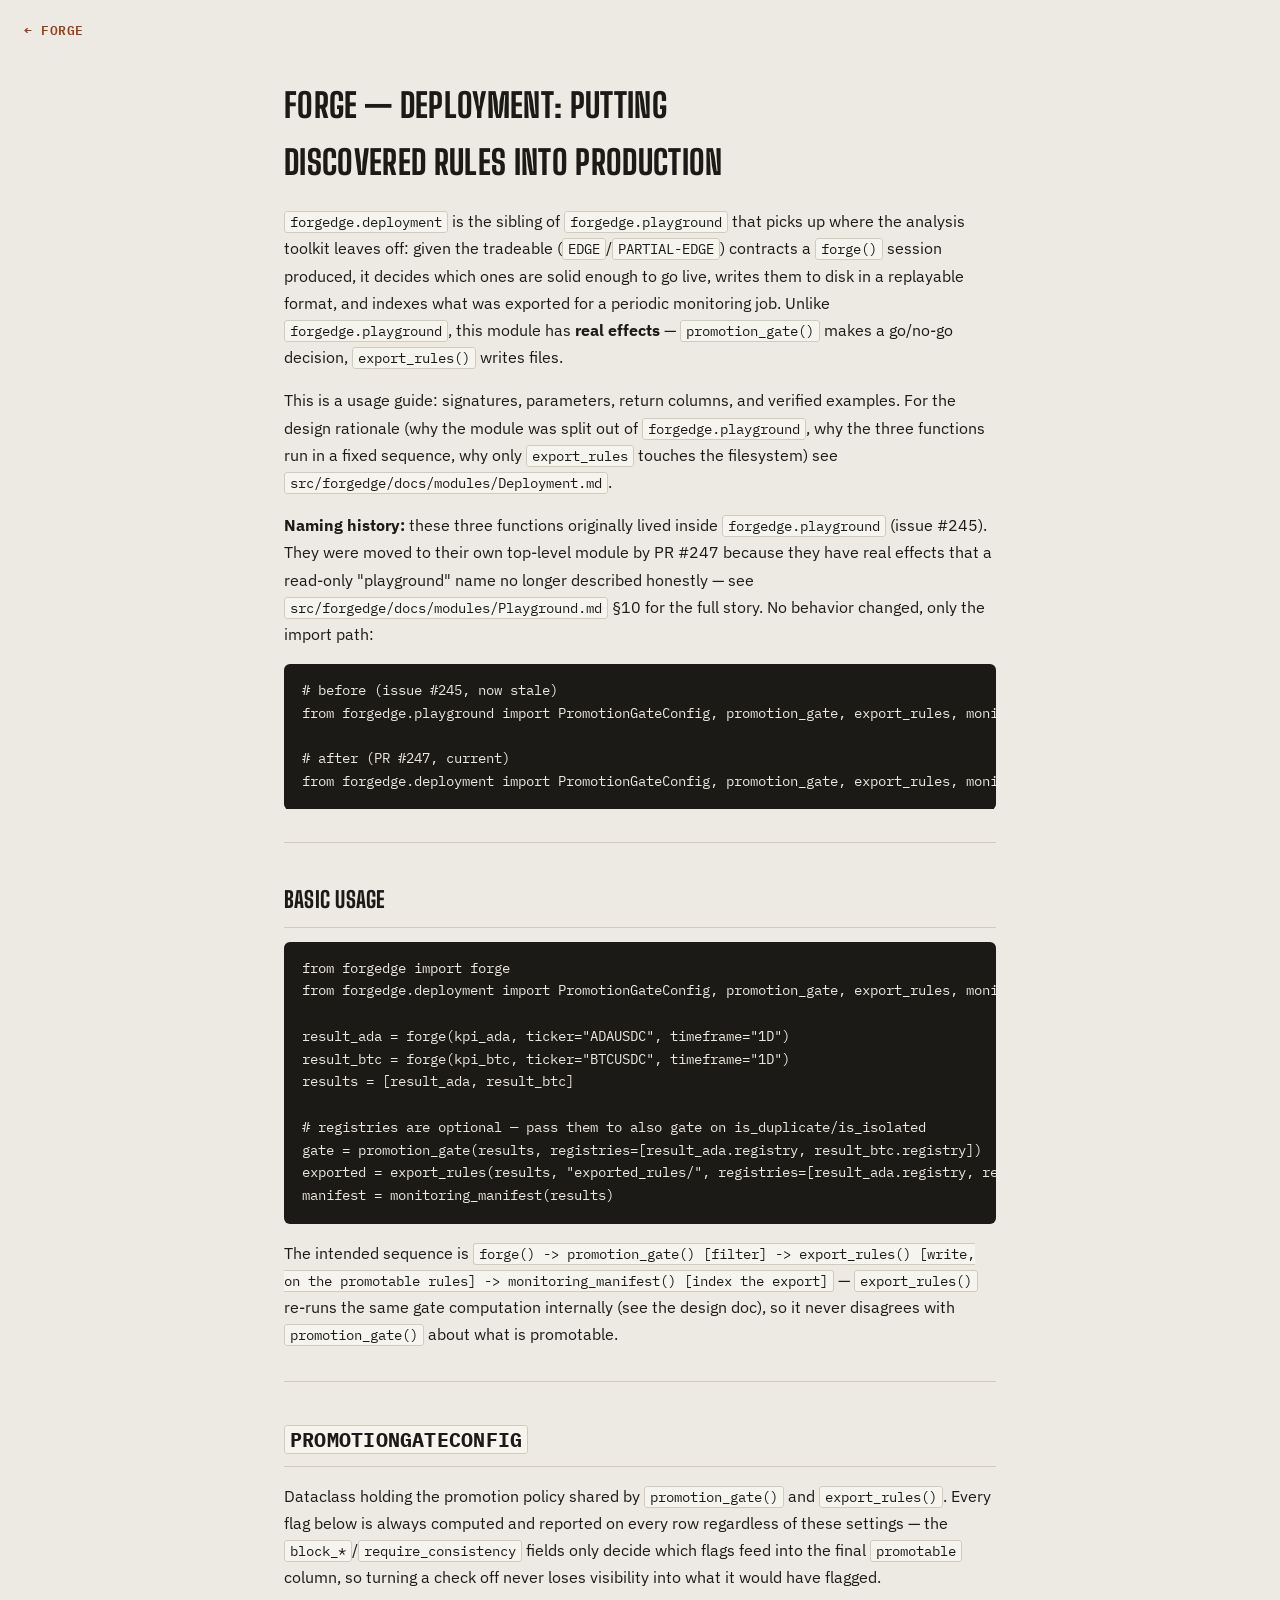
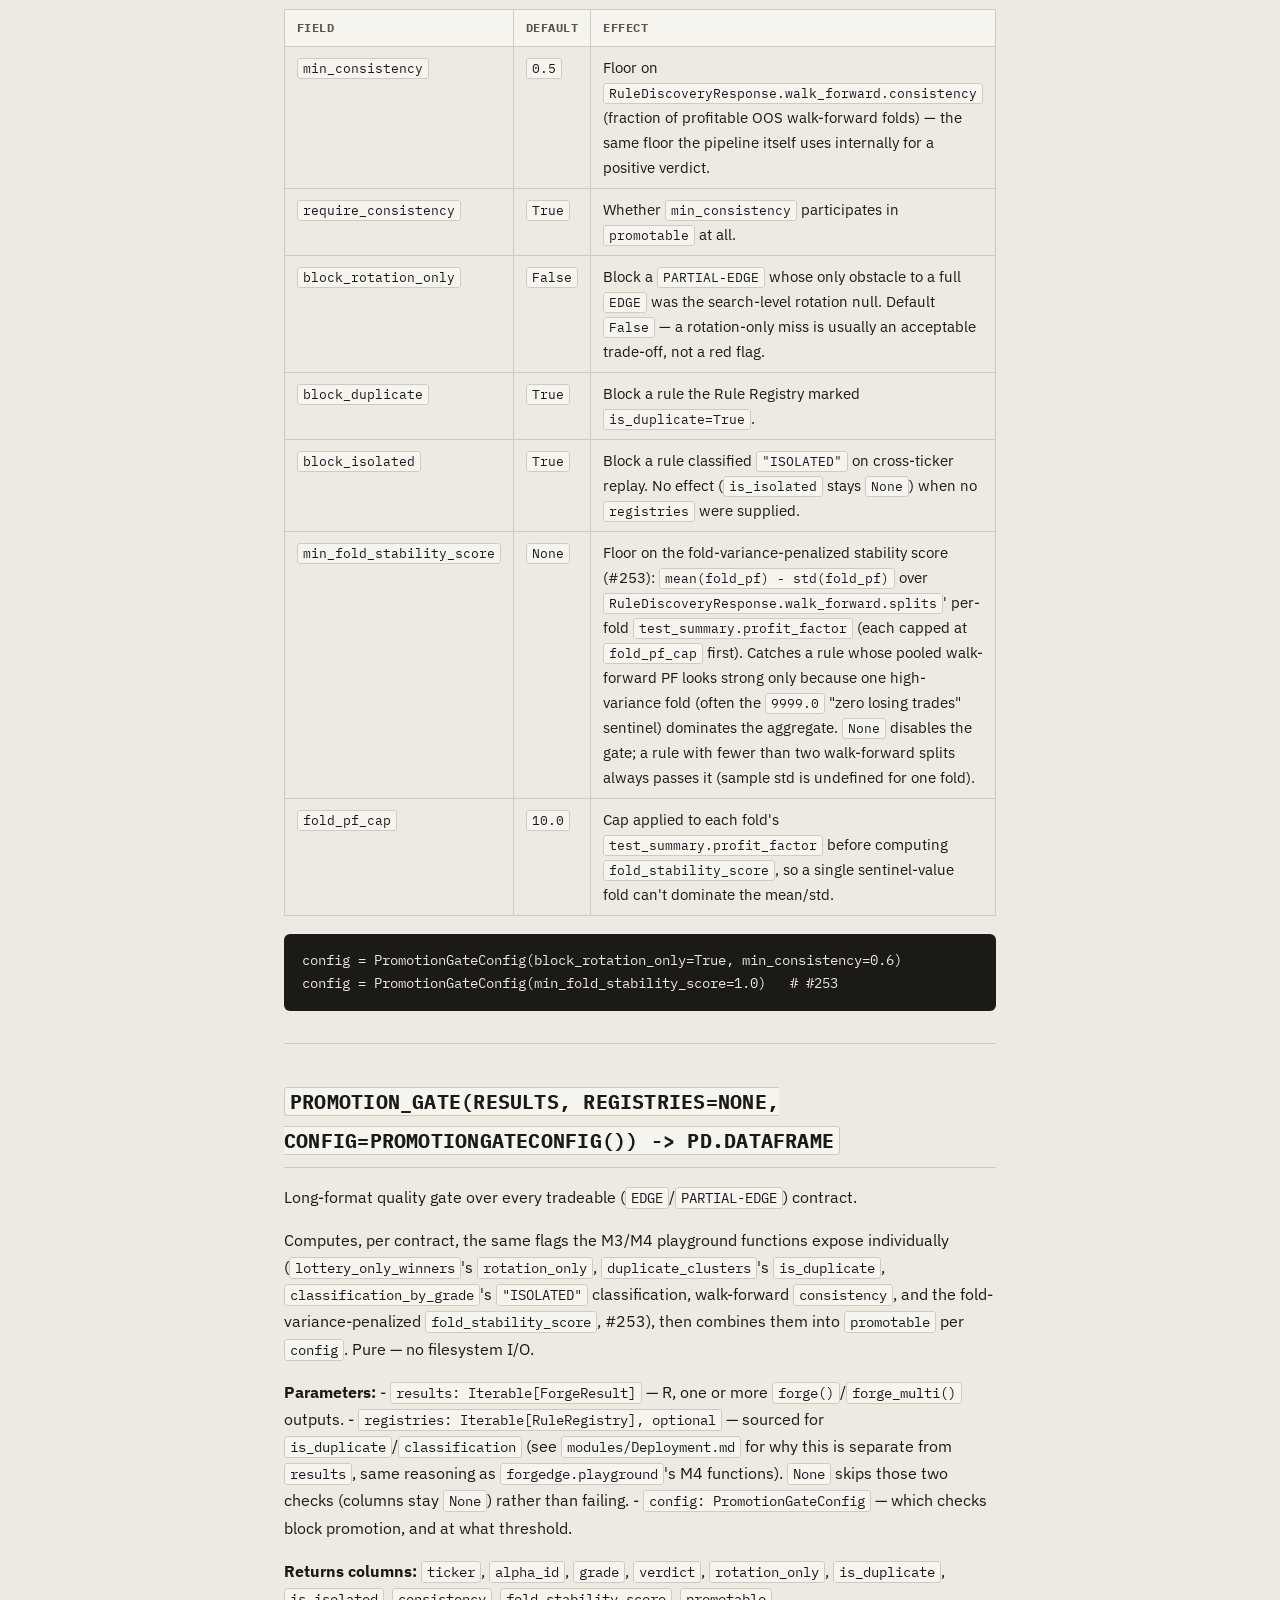
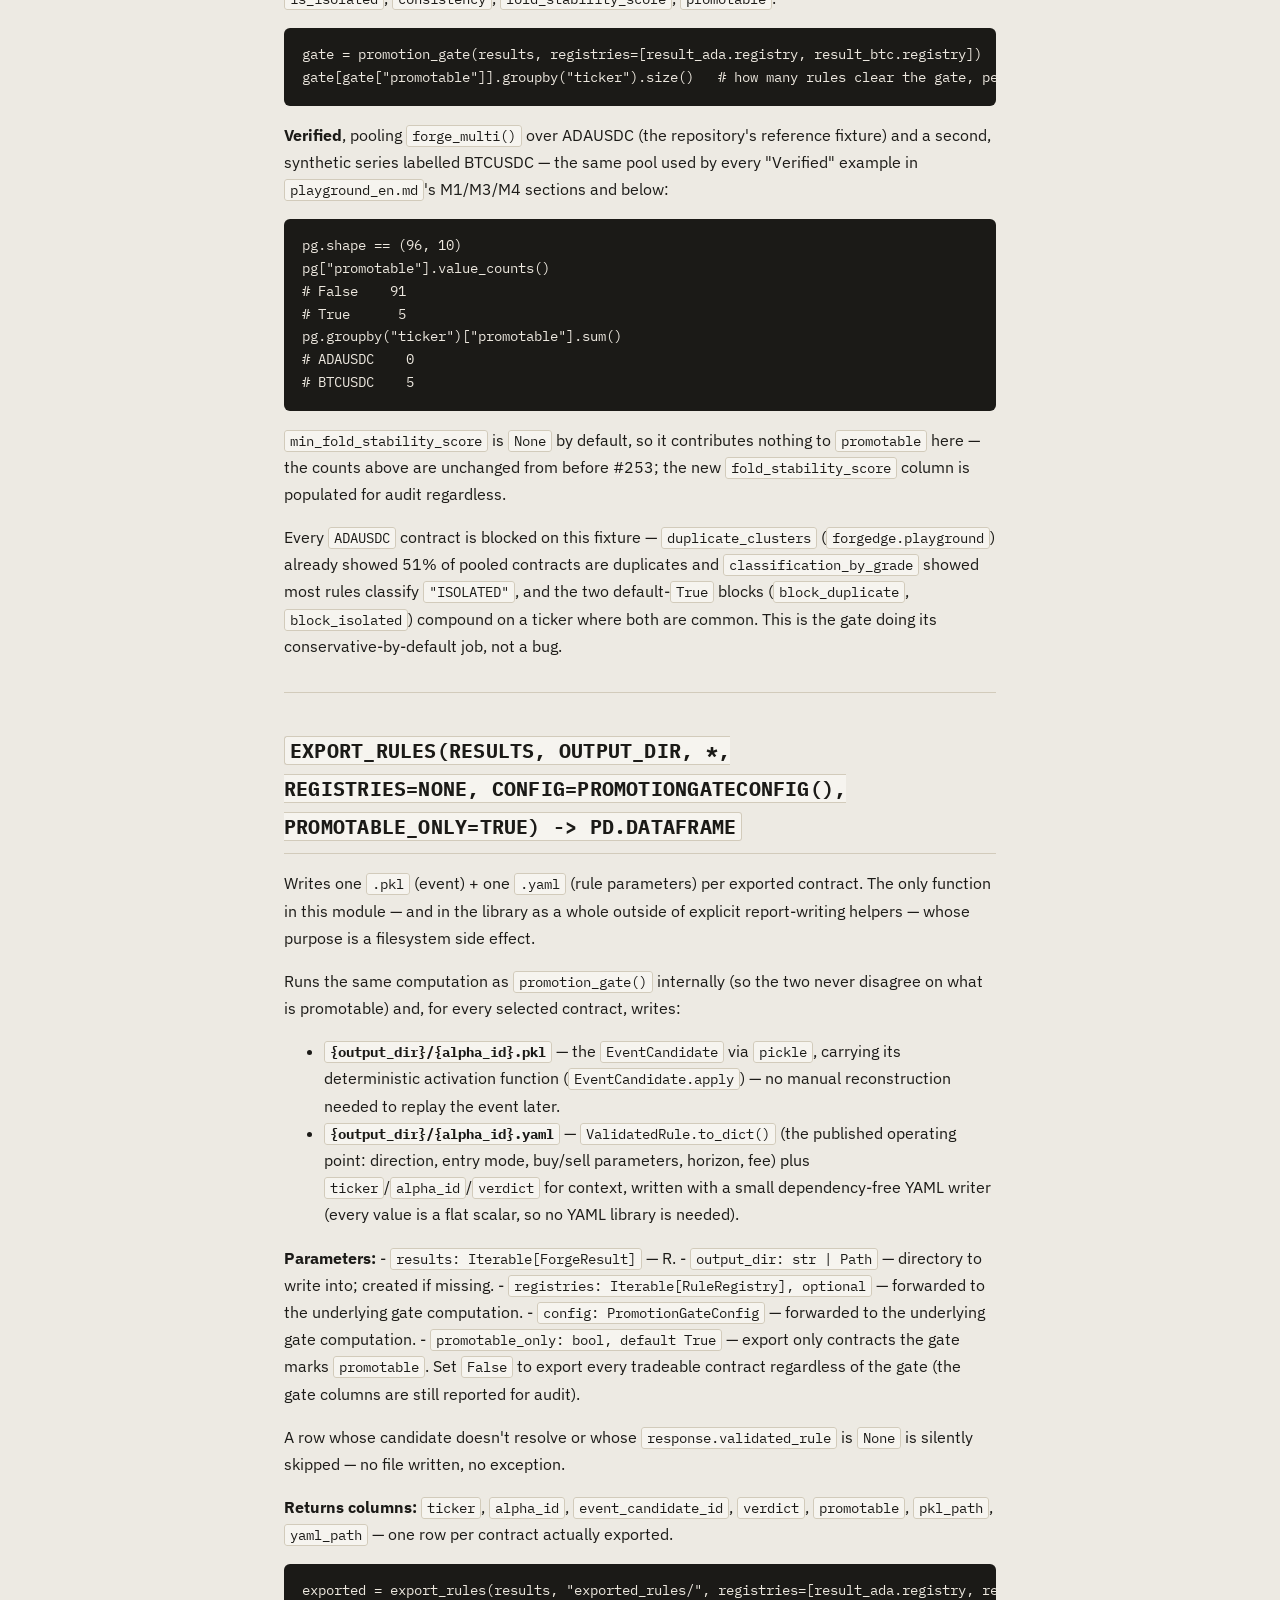
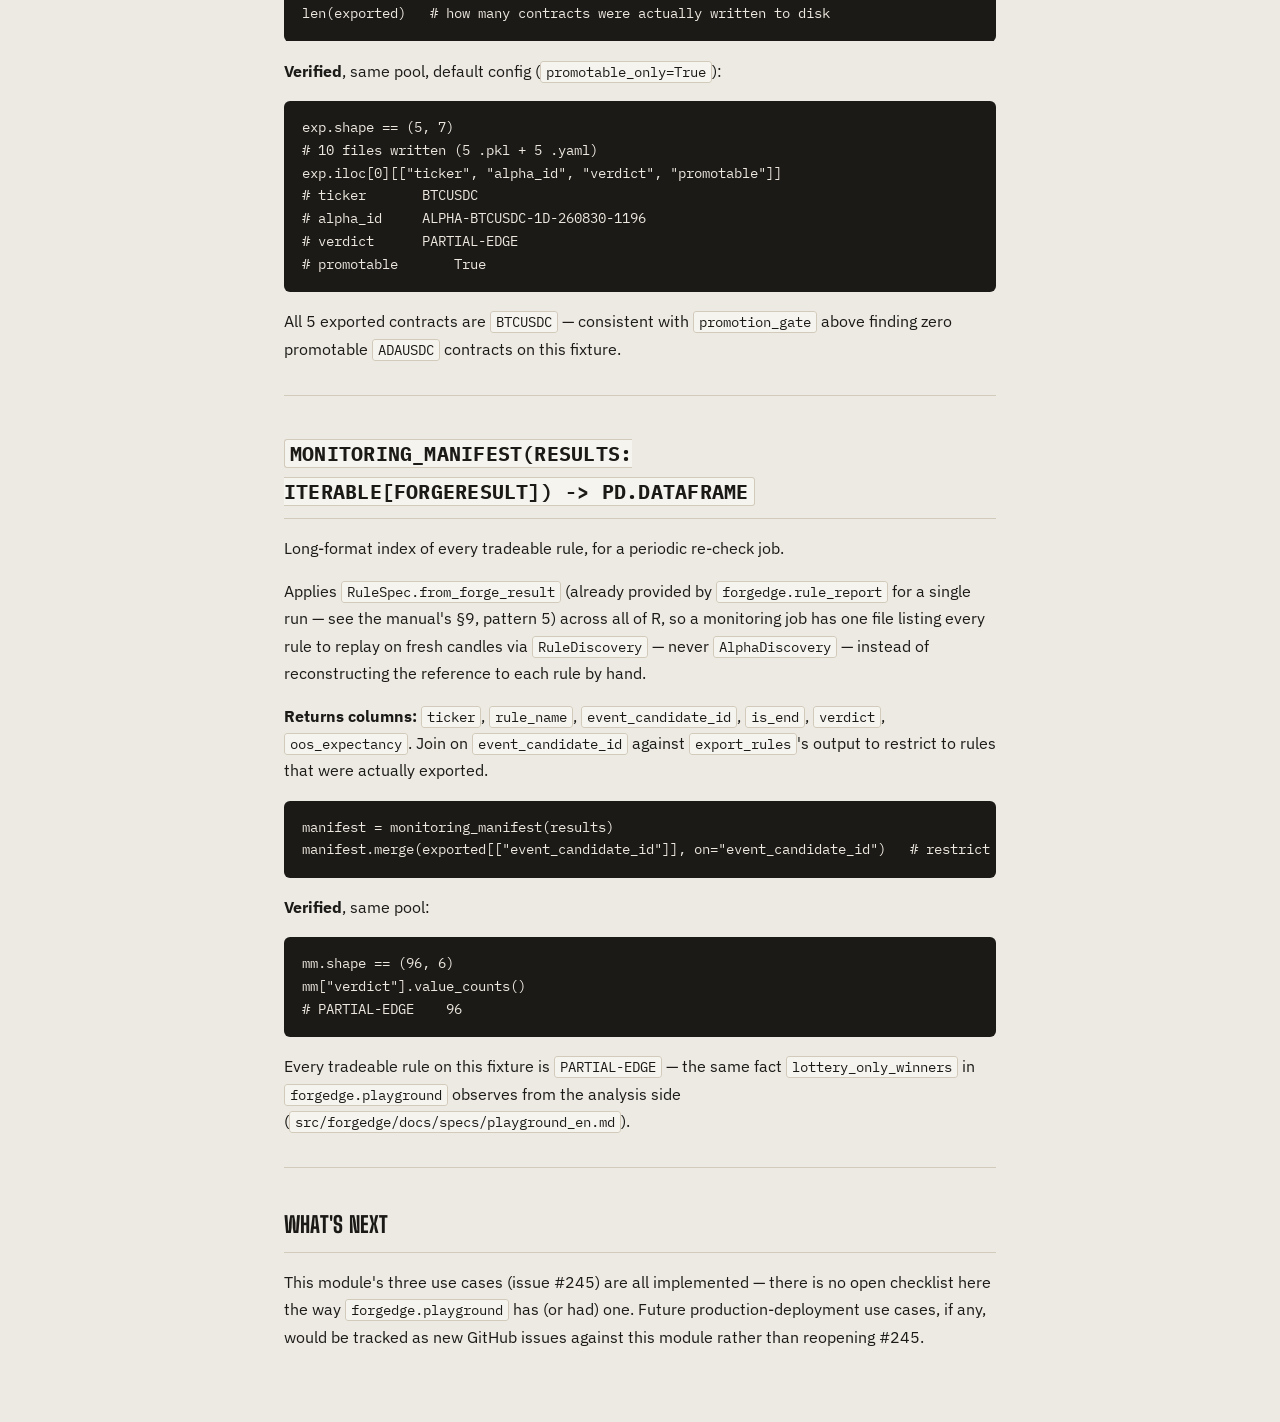
<file: docs/site/docs/deployment-en.html>
<!DOCTYPE html>

<html lang="en">
<head>
<meta charset="utf-8"/>
<meta content="width=device-width, initial-scale=1, viewport-fit=cover" name="viewport"/>
<title>Deployment — FORGE</title>
<meta content="Guide to the gate, export and monitoring functions that put rules discovered by FORGE into production." name="description"/>
<meta content="index, follow" name="robots"/>
<link href="https://forgedge.it/docs/deployment-en.html" rel="canonical"/><link href="https://forgedge.it/docs/deployment-it.html" hreflang="x-default" rel="alternate"/><link href="https://forgedge.it/docs/deployment-en.html" hreflang="en" rel="alternate"/><link href="https://forgedge.it/docs/deployment-it.html" hreflang="it" rel="alternate"/>
<link href="https://fonts.googleapis.com" rel="preconnect"/>
<link crossorigin="" href="https://fonts.gstatic.com" rel="preconnect"/>
<link href="https://fonts.googleapis.com/css2?family=Big+Shoulders+Display:wght@600;700;800;900&amp;family=IBM+Plex+Sans:wght@400;500;600;700&amp;family=IBM+Plex+Mono:wght@400;500;600&amp;display=swap" rel="stylesheet"/>
<link href="../assets/docs.css" rel="stylesheet"/>
<script defer src="https://cloud.umami.is/script.js" data-website-id="7d0186f7-578d-4301-96b6-c63fd0201480"></script>
</head>
<body>
<a class="back" href="/en/">← FORGE</a>
<main>
<article id="content">
<h1 id="forge-deployment-putting-discovered-rules-into-production">FORGE — Deployment: Putting Discovered Rules into Production</h1>
<p><code>forgedge.deployment</code> is the sibling of <code>forgedge.playground</code> that picks up
where the analysis toolkit leaves off: given the tradeable
(<code>EDGE</code>/<code>PARTIAL-EDGE</code>) contracts a <code>forge()</code> session produced, it decides
which ones are solid enough to go live, writes them to disk in a replayable
format, and indexes what was exported for a periodic monitoring job. Unlike
<code>forgedge.playground</code>, this module has <strong>real effects</strong> — <code>promotion_gate()</code>
makes a go/no-go decision, <code>export_rules()</code> writes files.</p>
<p>This is a usage guide: signatures, parameters, return columns, and verified
examples. For the design rationale (why the module was split out of
<code>forgedge.playground</code>, why the three functions run in a fixed sequence, why
only <code>export_rules</code> touches the filesystem) see
<code>src/forgedge/docs/modules/Deployment.md</code>.</p>
<p><strong>Naming history:</strong> these three functions originally lived inside
<code>forgedge.playground</code> (issue #245). They were moved to their own top-level
module by PR #247 because they have real effects that a read-only
"playground" name no longer described honestly — see
<code>src/forgedge/docs/modules/Playground.md</code> §10 for the full story. No
behavior changed, only the import path:</p>
<pre><code class="language-python"># before (issue #245, now stale)
from forgedge.playground import PromotionGateConfig, promotion_gate, export_rules, monitoring_manifest

# after (PR #247, current)
from forgedge.deployment import PromotionGateConfig, promotion_gate, export_rules, monitoring_manifest
</code></pre>
<hr/>
<h2 id="basic-usage">Basic usage</h2>
<pre><code class="language-python">from forgedge import forge
from forgedge.deployment import PromotionGateConfig, promotion_gate, export_rules, monitoring_manifest

result_ada = forge(kpi_ada, ticker="ADAUSDC", timeframe="1D")
result_btc = forge(kpi_btc, ticker="BTCUSDC", timeframe="1D")
results = [result_ada, result_btc]

# registries are optional — pass them to also gate on is_duplicate/is_isolated
gate = promotion_gate(results, registries=[result_ada.registry, result_btc.registry])
exported = export_rules(results, "exported_rules/", registries=[result_ada.registry, result_btc.registry])
manifest = monitoring_manifest(results)
</code></pre>
<p>The intended sequence is <code>forge() -&gt; promotion_gate() [filter] -&gt; export_rules()
[write, on the promotable rules] -&gt; monitoring_manifest() [index the
export]</code> — <code>export_rules()</code> re-runs the same gate computation internally
(see the design doc), so it never disagrees with <code>promotion_gate()</code> about
what is promotable.</p>
<hr/>
<h2 id="promotiongateconfig"><code>PromotionGateConfig</code></h2>
<p>Dataclass holding the promotion policy shared by <code>promotion_gate()</code> and
<code>export_rules()</code>. Every flag below is always computed and reported on every
row regardless of these settings — the <code>block_*</code>/<code>require_consistency</code>
fields only decide which flags feed into the final <code>promotable</code> column, so
turning a check off never loses visibility into what it would have flagged.</p>
<table>
<thead>
<tr>
<th>Field</th>
<th>Default</th>
<th>Effect</th>
</tr>
</thead>
<tbody>
<tr>
<td><code>min_consistency</code></td>
<td><code>0.5</code></td>
<td>Floor on <code>RuleDiscoveryResponse.walk_forward.consistency</code> (fraction of profitable OOS walk-forward folds) — the same floor the pipeline itself uses internally for a positive verdict.</td>
</tr>
<tr>
<td><code>require_consistency</code></td>
<td><code>True</code></td>
<td>Whether <code>min_consistency</code> participates in <code>promotable</code> at all.</td>
</tr>
<tr>
<td><code>block_rotation_only</code></td>
<td><code>False</code></td>
<td>Block a <code>PARTIAL-EDGE</code> whose only obstacle to a full <code>EDGE</code> was the search-level rotation null. Default <code>False</code> — a rotation-only miss is usually an acceptable trade-off, not a red flag.</td>
</tr>
<tr>
<td><code>block_duplicate</code></td>
<td><code>True</code></td>
<td>Block a rule the Rule Registry marked <code>is_duplicate=True</code>.</td>
</tr>
<tr>
<td><code>block_isolated</code></td>
<td><code>True</code></td>
<td>Block a rule classified <code>"ISOLATED"</code> on cross-ticker replay. No effect (<code>is_isolated</code> stays <code>None</code>) when no <code>registries</code> were supplied.</td>
</tr>
<tr>
<td><code>min_fold_stability_score</code></td>
<td><code>None</code></td>
<td>Floor on the fold-variance-penalized stability score (#253): <code>mean(fold_pf) - std(fold_pf)</code> over <code>RuleDiscoveryResponse.walk_forward.splits</code>' per-fold <code>test_summary.profit_factor</code> (each capped at <code>fold_pf_cap</code> first). Catches a rule whose pooled walk-forward PF looks strong only because one high-variance fold (often the <code>9999.0</code> "zero losing trades" sentinel) dominates the aggregate. <code>None</code> disables the gate; a rule with fewer than two walk-forward splits always passes it (sample std is undefined for one fold).</td>
</tr>
<tr>
<td><code>fold_pf_cap</code></td>
<td><code>10.0</code></td>
<td>Cap applied to each fold's <code>test_summary.profit_factor</code> before computing <code>fold_stability_score</code>, so a single sentinel-value fold can't dominate the mean/std.</td>
</tr>
</tbody>
</table>
<pre><code class="language-python">config = PromotionGateConfig(block_rotation_only=True, min_consistency=0.6)
config = PromotionGateConfig(min_fold_stability_score=1.0)   # #253
</code></pre>
<hr/>
<h2 id="promotion_gateresults-registriesnone-configpromotiongateconfig-pddataframe"><code>promotion_gate(results, registries=None, config=PromotionGateConfig()) -&gt; pd.DataFrame</code></h2>
<p>Long-format quality gate over every tradeable (<code>EDGE</code>/<code>PARTIAL-EDGE</code>)
contract.</p>
<p>Computes, per contract, the same flags the M3/M4 playground functions
expose individually (<code>lottery_only_winners</code>'s <code>rotation_only</code>,
<code>duplicate_clusters</code>'s <code>is_duplicate</code>, <code>classification_by_grade</code>'s
<code>"ISOLATED"</code> classification, walk-forward <code>consistency</code>, and the
fold-variance-penalized <code>fold_stability_score</code>, #253), then combines them
into <code>promotable</code> per <code>config</code>. Pure — no filesystem I/O.</p>
<p><strong>Parameters:</strong>
- <code>results: Iterable[ForgeResult]</code> — R, one or more <code>forge()</code>/<code>forge_multi()</code> outputs.
- <code>registries: Iterable[RuleRegistry], optional</code> — sourced for <code>is_duplicate</code>/<code>classification</code> (see <code>modules/Deployment.md</code> for why this is separate from <code>results</code>, same reasoning as <code>forgedge.playground</code>'s M4 functions). <code>None</code> skips those two checks (columns stay <code>None</code>) rather than failing.
- <code>config: PromotionGateConfig</code> — which checks block promotion, and at what threshold.</p>
<p><strong>Returns columns:</strong> <code>ticker</code>, <code>alpha_id</code>, <code>grade</code>, <code>verdict</code>,
<code>rotation_only</code>, <code>is_duplicate</code>, <code>is_isolated</code>, <code>consistency</code>,
<code>fold_stability_score</code>, <code>promotable</code>.</p>
<pre><code class="language-python">gate = promotion_gate(results, registries=[result_ada.registry, result_btc.registry])
gate[gate["promotable"]].groupby("ticker").size()   # how many rules clear the gate, per ticker
</code></pre>
<p><strong>Verified</strong>, pooling <code>forge_multi()</code> over ADAUSDC (the repository's
reference fixture) and a second, synthetic series labelled BTCUSDC — the
same pool used by every "Verified" example in <code>playground_en.md</code>'s M1/M3/M4
sections and below:</p>
<pre><code>pg.shape == (96, 10)
pg["promotable"].value_counts()
# False    91
# True      5
pg.groupby("ticker")["promotable"].sum()
# ADAUSDC    0
# BTCUSDC    5
</code></pre>
<p><code>min_fold_stability_score</code> is <code>None</code> by default, so it contributes nothing
to <code>promotable</code> here — the counts above are unchanged from before #253; the
new <code>fold_stability_score</code> column is populated for audit regardless.</p>
<p>Every <code>ADAUSDC</code> contract is blocked on this fixture — <code>duplicate_clusters</code>
(<code>forgedge.playground</code>) already showed 51% of pooled contracts are
duplicates and <code>classification_by_grade</code> showed most rules classify
<code>"ISOLATED"</code>, and the two default-<code>True</code> blocks (<code>block_duplicate</code>,
<code>block_isolated</code>) compound on a ticker where both are common. This is the
gate doing its conservative-by-default job, not a bug.</p>
<hr/>
<h2 id="export_rulesresults-output_dir-registriesnone-configpromotiongateconfig-promotable_onlytrue-pddataframe"><code>export_rules(results, output_dir, *, registries=None, config=PromotionGateConfig(), promotable_only=True) -&gt; pd.DataFrame</code></h2>
<p>Writes one <code>.pkl</code> (event) + one <code>.yaml</code> (rule parameters) per exported
contract. The only function in this module — and in the library as a whole
outside of explicit report-writing helpers — whose purpose is a filesystem
side effect.</p>
<p>Runs the same computation as <code>promotion_gate()</code> internally (so the two never
disagree on what is promotable) and, for every selected contract, writes:</p>
<ul>
<li><strong><code>{output_dir}/{alpha_id}.pkl</code></strong> — the <code>EventCandidate</code> via <code>pickle</code>, carrying its deterministic activation function (<code>EventCandidate.apply</code>) — no manual reconstruction needed to replay the event later.</li>
<li><strong><code>{output_dir}/{alpha_id}.yaml</code></strong> — <code>ValidatedRule.to_dict()</code> (the published operating point: direction, entry mode, buy/sell parameters, horizon, fee) plus <code>ticker</code>/<code>alpha_id</code>/<code>verdict</code> for context, written with a small dependency-free YAML writer (every value is a flat scalar, so no YAML library is needed).</li>
</ul>
<p><strong>Parameters:</strong>
- <code>results: Iterable[ForgeResult]</code> — R.
- <code>output_dir: str | Path</code> — directory to write into; created if missing.
- <code>registries: Iterable[RuleRegistry], optional</code> — forwarded to the underlying gate computation.
- <code>config: PromotionGateConfig</code> — forwarded to the underlying gate computation.
- <code>promotable_only: bool, default True</code> — export only contracts the gate marks <code>promotable</code>. Set <code>False</code> to export every tradeable contract regardless of the gate (the gate columns are still reported for audit).</p>
<p>A row whose candidate doesn't resolve or whose <code>response.validated_rule</code> is
<code>None</code> is silently skipped — no file written, no exception.</p>
<p><strong>Returns columns:</strong> <code>ticker</code>, <code>alpha_id</code>, <code>event_candidate_id</code>, <code>verdict</code>,
<code>promotable</code>, <code>pkl_path</code>, <code>yaml_path</code> — one row per contract actually
exported.</p>
<pre><code class="language-python">exported = export_rules(results, "exported_rules/", registries=[result_ada.registry, result_btc.registry])
len(exported)   # how many contracts were actually written to disk
</code></pre>
<p><strong>Verified</strong>, same pool, default config (<code>promotable_only=True</code>):</p>
<pre><code>exp.shape == (5, 7)
# 10 files written (5 .pkl + 5 .yaml)
exp.iloc[0][["ticker", "alpha_id", "verdict", "promotable"]]
# ticker       BTCUSDC
# alpha_id     ALPHA-BTCUSDC-1D-260830-1196
# verdict      PARTIAL-EDGE
# promotable       True
</code></pre>
<p>All 5 exported contracts are <code>BTCUSDC</code> — consistent with <code>promotion_gate</code>
above finding zero promotable <code>ADAUSDC</code> contracts on this fixture.</p>
<hr/>
<h2 id="monitoring_manifestresults-iterableforgeresult-pddataframe"><code>monitoring_manifest(results: Iterable[ForgeResult]) -&gt; pd.DataFrame</code></h2>
<p>Long-format index of every tradeable rule, for a periodic re-check job.</p>
<p>Applies <code>RuleSpec.from_forge_result</code> (already provided by
<code>forgedge.rule_report</code> for a single run — see the manual's §9, pattern 5)
across all of R, so a monitoring job has one file listing every rule to
replay on fresh candles via <code>RuleDiscovery</code> — never <code>AlphaDiscovery</code> — instead
of reconstructing the reference to each rule by hand.</p>
<p><strong>Returns columns:</strong> <code>ticker</code>, <code>rule_name</code>, <code>event_candidate_id</code>, <code>is_end</code>,
<code>verdict</code>, <code>oos_expectancy</code>. Join on <code>event_candidate_id</code> against
<code>export_rules</code>'s output to restrict to rules that were actually exported.</p>
<pre><code class="language-python">manifest = monitoring_manifest(results)
manifest.merge(exported[["event_candidate_id"]], on="event_candidate_id")   # restrict to exported rules only
</code></pre>
<p><strong>Verified</strong>, same pool:</p>
<pre><code>mm.shape == (96, 6)
mm["verdict"].value_counts()
# PARTIAL-EDGE    96
</code></pre>
<p>Every tradeable rule on this fixture is <code>PARTIAL-EDGE</code> — the same fact
<code>lottery_only_winners</code> in <code>forgedge.playground</code> observes from the analysis
side (<code>src/forgedge/docs/specs/playground_en.md</code>).</p>
<hr/>
<h2 id="whats-next">What's next</h2>
<p>This module's three use cases (issue #245) are all implemented — there is no
open checklist here the way <code>forgedge.playground</code> has (or had) one. Future
production-deployment use cases, if any, would be tracked as new GitHub
issues against this module rather than reopening #245.</p>
</article>
</main>
</body>
</html>
</file>
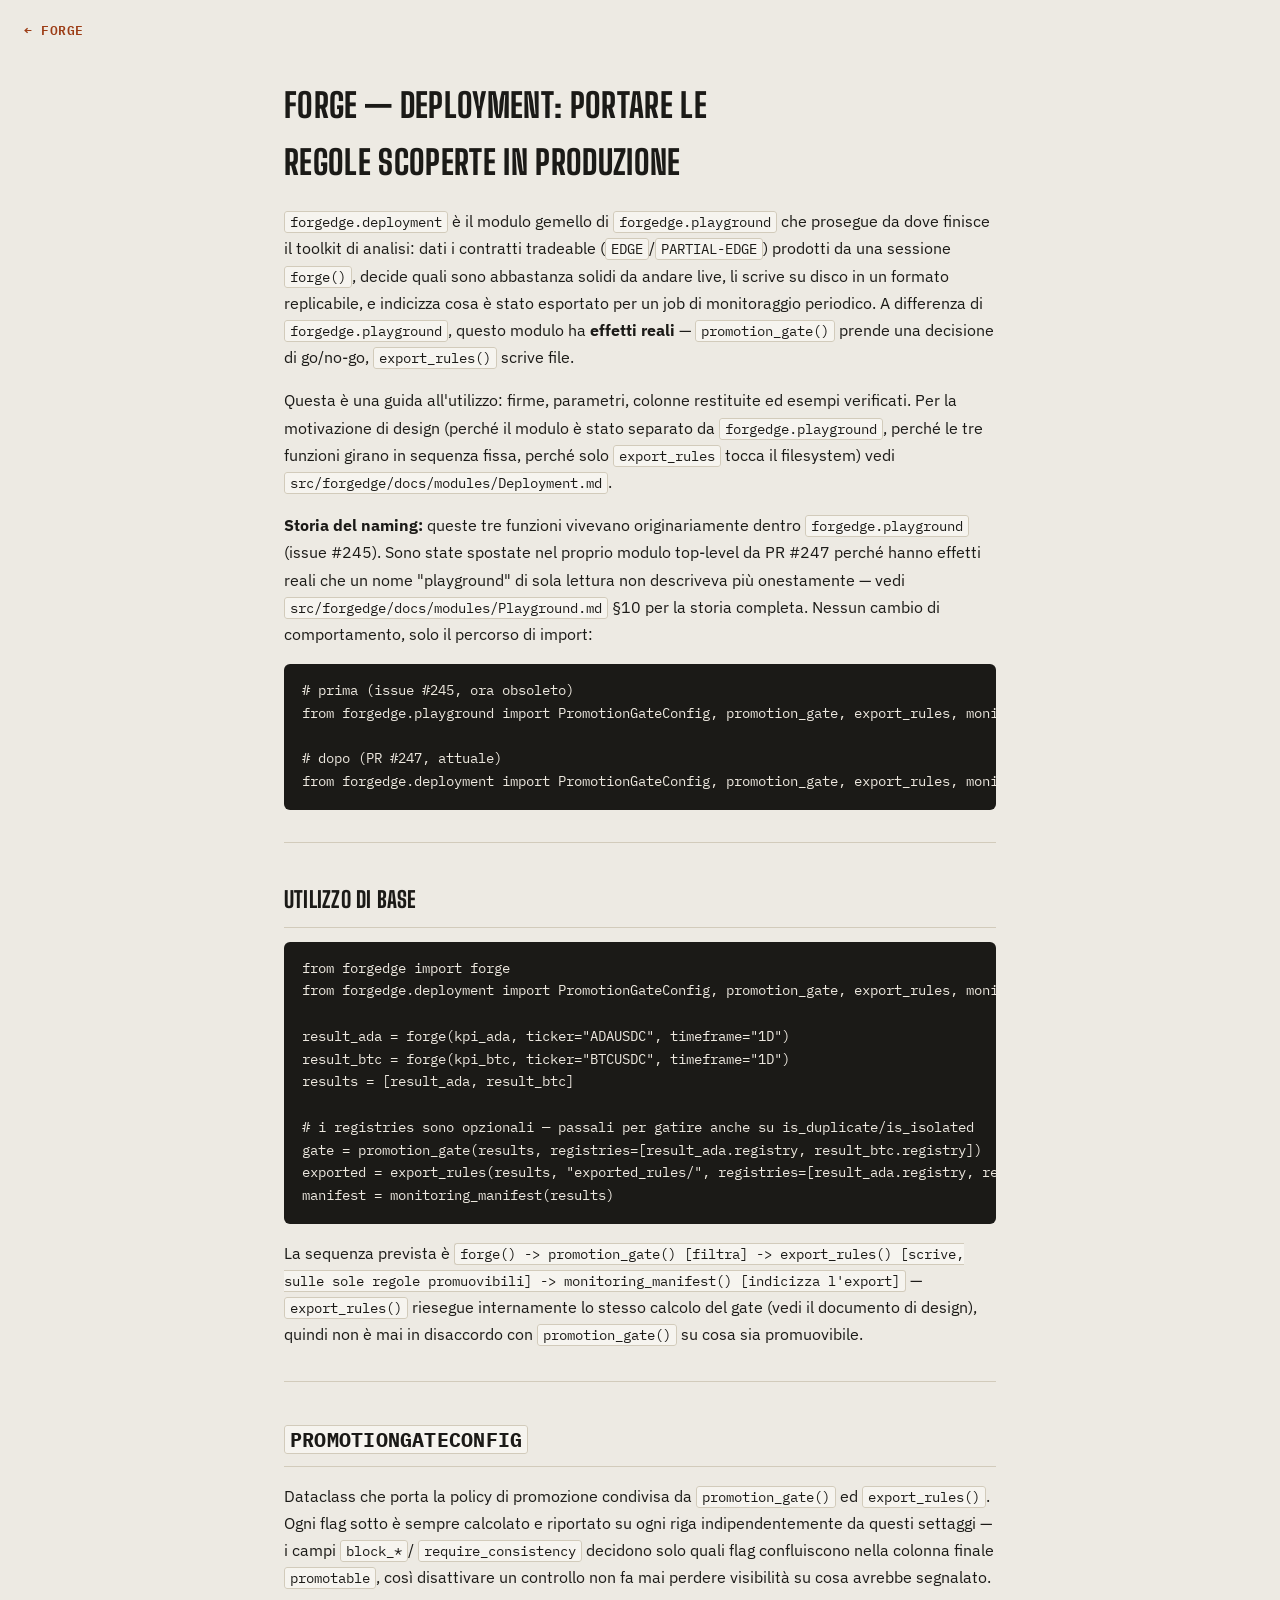
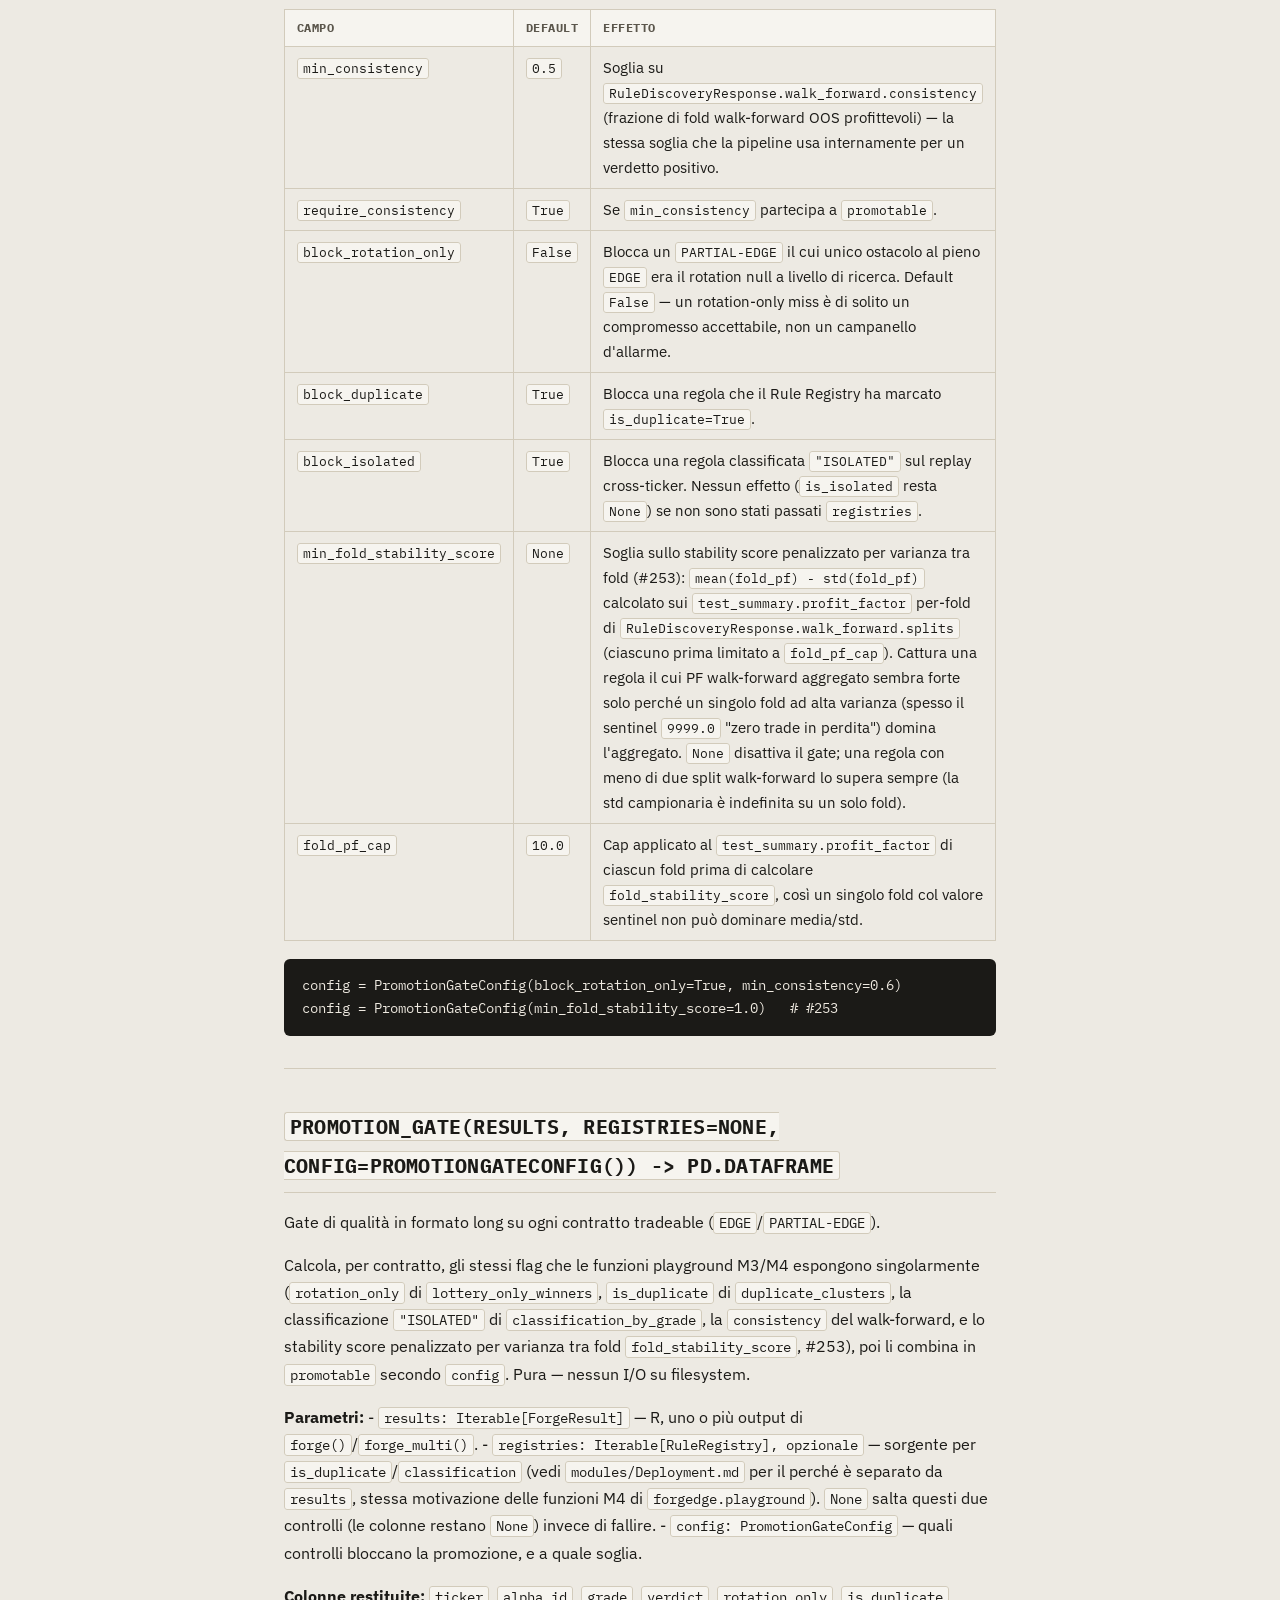
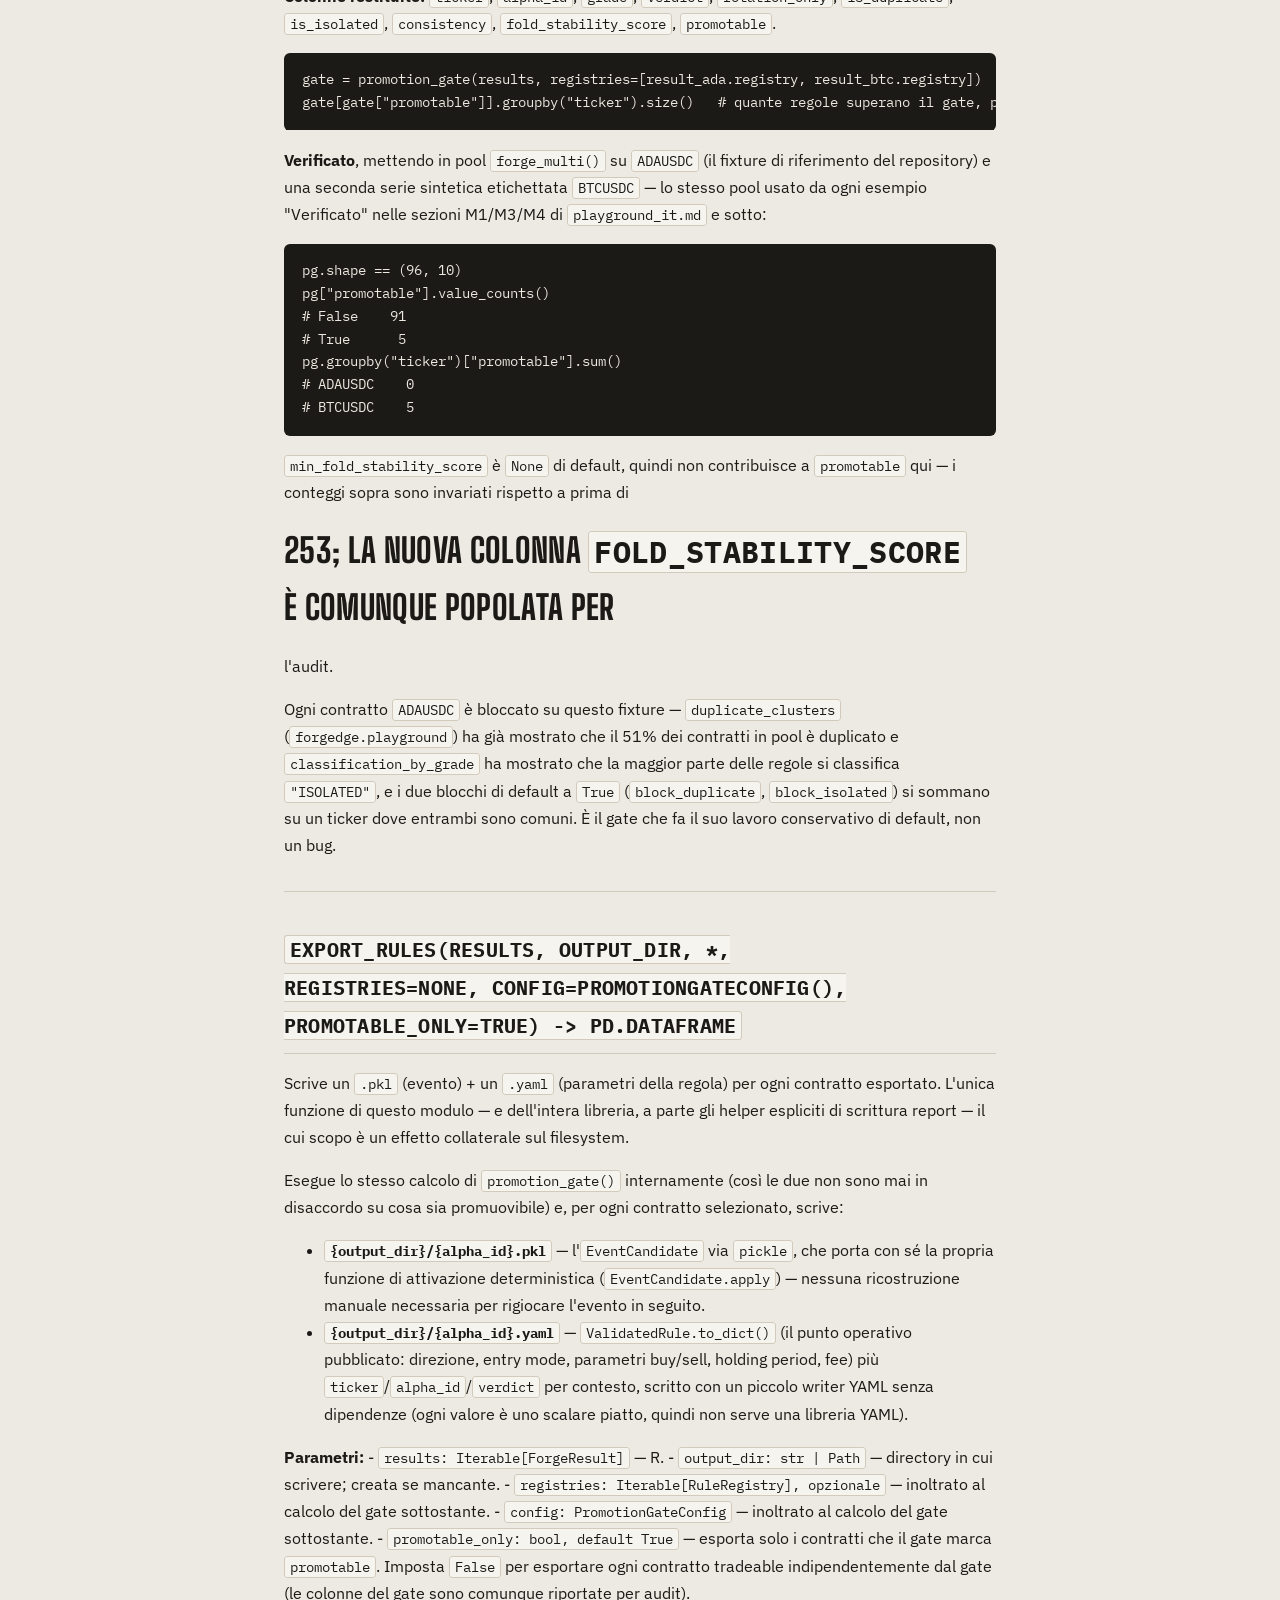
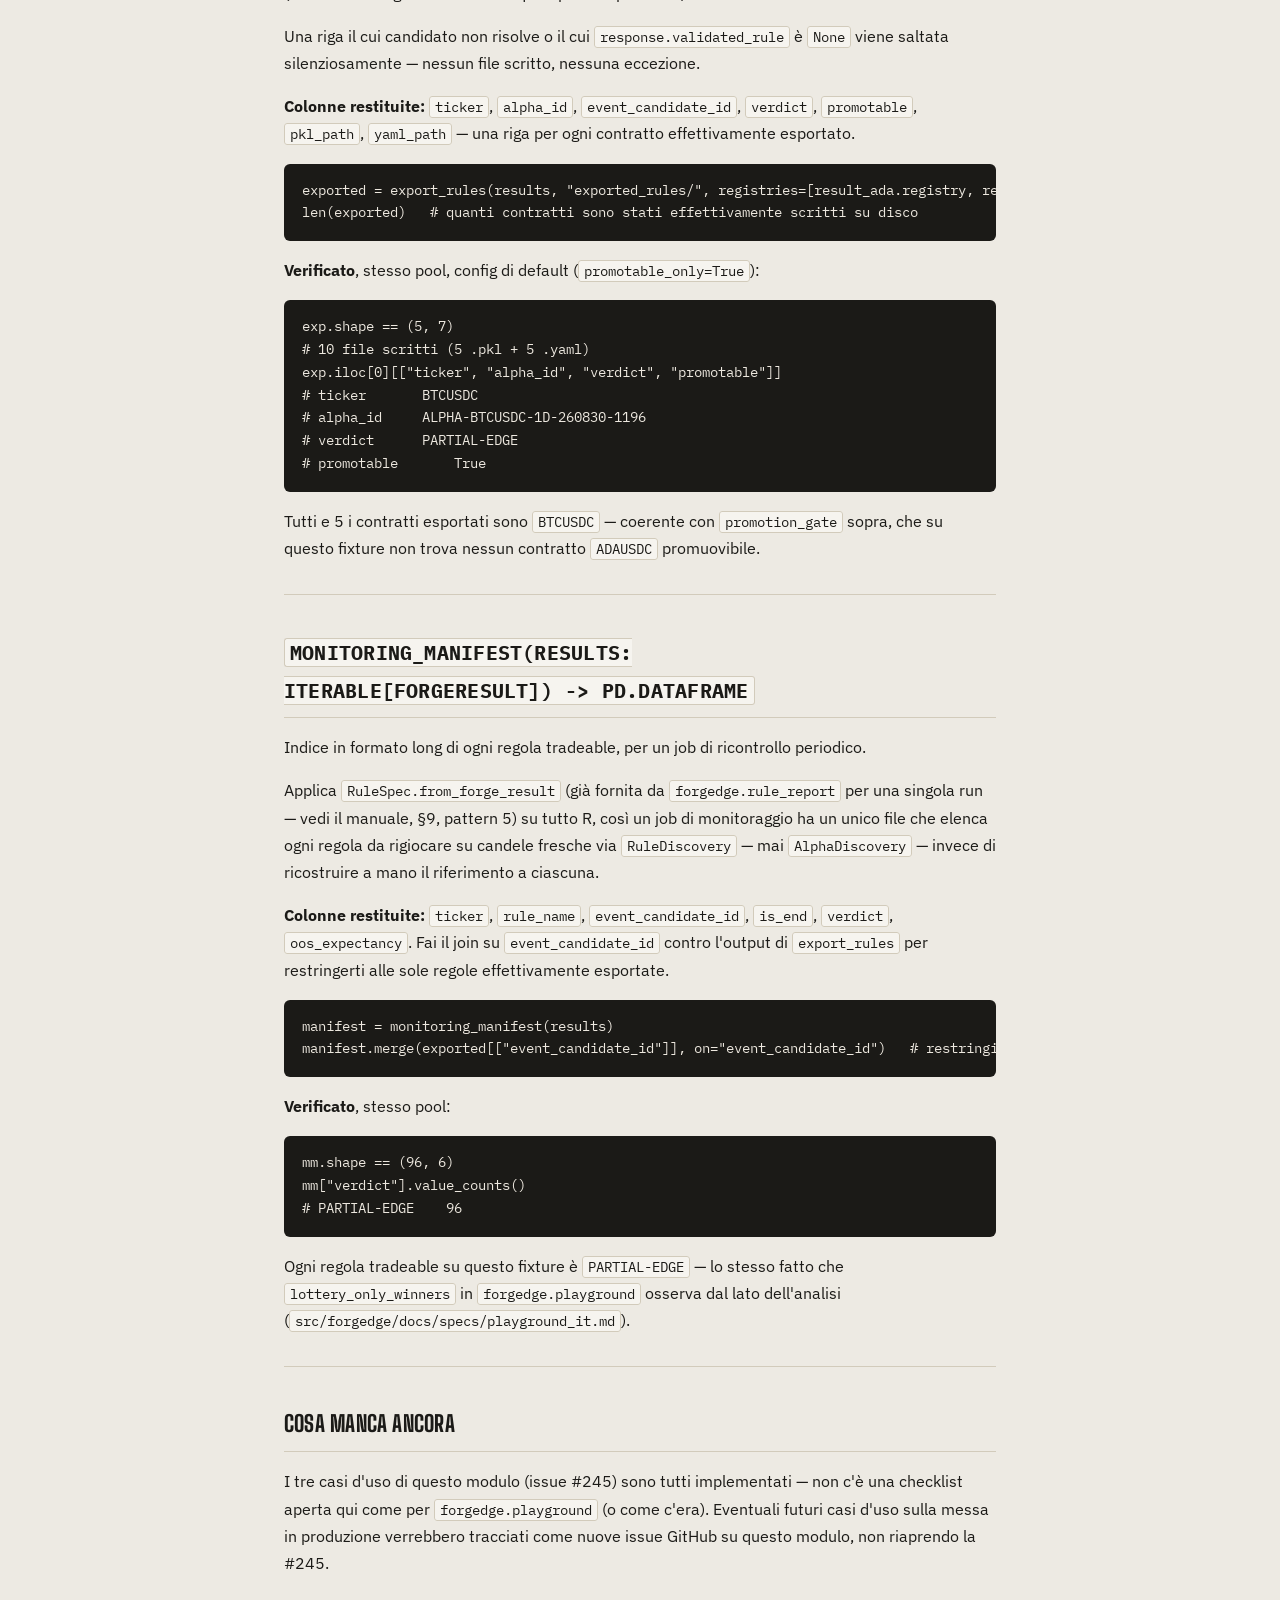
<file: docs/site/docs/deployment-it.html>
<!DOCTYPE html>

<html lang="it">
<head>
<meta charset="utf-8"/>
<meta content="width=device-width, initial-scale=1, viewport-fit=cover" name="viewport"/>
<title>Deployment — FORGE</title>
<meta content="Guida alle funzioni di gate, export e monitoraggio per portare le regole scoperte da FORGE in produzione." name="description"/>
<meta content="index, follow" name="robots"/>
<link href="https://forgedge.it/docs/deployment-it.html" rel="canonical"/><link href="https://forgedge.it/docs/deployment-it.html" hreflang="x-default" rel="alternate"/><link href="https://forgedge.it/docs/deployment-en.html" hreflang="en" rel="alternate"/><link href="https://forgedge.it/docs/deployment-it.html" hreflang="it" rel="alternate"/>
<link href="https://fonts.googleapis.com" rel="preconnect"/>
<link crossorigin="" href="https://fonts.gstatic.com" rel="preconnect"/>
<link href="https://fonts.googleapis.com/css2?family=Big+Shoulders+Display:wght@600;700;800;900&amp;family=IBM+Plex+Sans:wght@400;500;600;700&amp;family=IBM+Plex+Mono:wght@400;500;600&amp;display=swap" rel="stylesheet"/>
<link href="../assets/docs.css" rel="stylesheet"/>
<script defer src="https://cloud.umami.is/script.js" data-website-id="7d0186f7-578d-4301-96b6-c63fd0201480"></script>
</head>
<body>
<a class="back" href="/">← FORGE</a>
<main>
<article id="content">
<h1 id="forge-deployment-portare-le-regole-scoperte-in-produzione">FORGE — Deployment: portare le regole scoperte in produzione</h1>
<p><code>forgedge.deployment</code> è il modulo gemello di <code>forgedge.playground</code> che
prosegue da dove finisce il toolkit di analisi: dati i contratti tradeable
(<code>EDGE</code>/<code>PARTIAL-EDGE</code>) prodotti da una sessione <code>forge()</code>, decide quali sono
abbastanza solidi da andare live, li scrive su disco in un formato
replicabile, e indicizza cosa è stato esportato per un job di monitoraggio
periodico. A differenza di <code>forgedge.playground</code>, questo modulo ha
<strong>effetti reali</strong> — <code>promotion_gate()</code> prende una decisione di go/no-go,
<code>export_rules()</code> scrive file.</p>
<p>Questa è una guida all'utilizzo: firme, parametri, colonne restituite ed
esempi verificati. Per la motivazione di design (perché il modulo è stato
separato da <code>forgedge.playground</code>, perché le tre funzioni girano in
sequenza fissa, perché solo <code>export_rules</code> tocca il filesystem) vedi
<code>src/forgedge/docs/modules/Deployment.md</code>.</p>
<p><strong>Storia del naming:</strong> queste tre funzioni vivevano originariamente dentro
<code>forgedge.playground</code> (issue #245). Sono state spostate nel proprio modulo
top-level da PR #247 perché hanno effetti reali che un nome "playground" di
sola lettura non descriveva più onestamente — vedi
<code>src/forgedge/docs/modules/Playground.md</code> §10 per la storia completa.
Nessun cambio di comportamento, solo il percorso di import:</p>
<pre><code class="language-python"># prima (issue #245, ora obsoleto)
from forgedge.playground import PromotionGateConfig, promotion_gate, export_rules, monitoring_manifest

# dopo (PR #247, attuale)
from forgedge.deployment import PromotionGateConfig, promotion_gate, export_rules, monitoring_manifest
</code></pre>
<hr/>
<h2 id="utilizzo-di-base">Utilizzo di base</h2>
<pre><code class="language-python">from forgedge import forge
from forgedge.deployment import PromotionGateConfig, promotion_gate, export_rules, monitoring_manifest

result_ada = forge(kpi_ada, ticker="ADAUSDC", timeframe="1D")
result_btc = forge(kpi_btc, ticker="BTCUSDC", timeframe="1D")
results = [result_ada, result_btc]

# i registries sono opzionali — passali per gatire anche su is_duplicate/is_isolated
gate = promotion_gate(results, registries=[result_ada.registry, result_btc.registry])
exported = export_rules(results, "exported_rules/", registries=[result_ada.registry, result_btc.registry])
manifest = monitoring_manifest(results)
</code></pre>
<p>La sequenza prevista è <code>forge() -&gt; promotion_gate() [filtra] -&gt; export_rules()
[scrive, sulle sole regole promuovibili] -&gt; monitoring_manifest() [indicizza
l'export]</code> — <code>export_rules()</code> riesegue internamente lo stesso calcolo del
gate (vedi il documento di design), quindi non è mai in disaccordo con
<code>promotion_gate()</code> su cosa sia promuovibile.</p>
<hr/>
<h2 id="promotiongateconfig"><code>PromotionGateConfig</code></h2>
<p>Dataclass che porta la policy di promozione condivisa da <code>promotion_gate()</code>
ed <code>export_rules()</code>. Ogni flag sotto è sempre calcolato e riportato su ogni
riga indipendentemente da questi settaggi — i campi <code>block_*</code>/
<code>require_consistency</code> decidono solo quali flag confluiscono nella colonna
finale <code>promotable</code>, così disattivare un controllo non fa mai perdere
visibilità su cosa avrebbe segnalato.</p>
<table>
<thead>
<tr>
<th>Campo</th>
<th>Default</th>
<th>Effetto</th>
</tr>
</thead>
<tbody>
<tr>
<td><code>min_consistency</code></td>
<td><code>0.5</code></td>
<td>Soglia su <code>RuleDiscoveryResponse.walk_forward.consistency</code> (frazione di fold walk-forward OOS profittevoli) — la stessa soglia che la pipeline usa internamente per un verdetto positivo.</td>
</tr>
<tr>
<td><code>require_consistency</code></td>
<td><code>True</code></td>
<td>Se <code>min_consistency</code> partecipa a <code>promotable</code>.</td>
</tr>
<tr>
<td><code>block_rotation_only</code></td>
<td><code>False</code></td>
<td>Blocca un <code>PARTIAL-EDGE</code> il cui unico ostacolo al pieno <code>EDGE</code> era il rotation null a livello di ricerca. Default <code>False</code> — un rotation-only miss è di solito un compromesso accettabile, non un campanello d'allarme.</td>
</tr>
<tr>
<td><code>block_duplicate</code></td>
<td><code>True</code></td>
<td>Blocca una regola che il Rule Registry ha marcato <code>is_duplicate=True</code>.</td>
</tr>
<tr>
<td><code>block_isolated</code></td>
<td><code>True</code></td>
<td>Blocca una regola classificata <code>"ISOLATED"</code> sul replay cross-ticker. Nessun effetto (<code>is_isolated</code> resta <code>None</code>) se non sono stati passati <code>registries</code>.</td>
</tr>
<tr>
<td><code>min_fold_stability_score</code></td>
<td><code>None</code></td>
<td>Soglia sullo stability score penalizzato per varianza tra fold (#253): <code>mean(fold_pf) - std(fold_pf)</code> calcolato sui <code>test_summary.profit_factor</code> per-fold di <code>RuleDiscoveryResponse.walk_forward.splits</code> (ciascuno prima limitato a <code>fold_pf_cap</code>). Cattura una regola il cui PF walk-forward aggregato sembra forte solo perché un singolo fold ad alta varianza (spesso il sentinel <code>9999.0</code> "zero trade in perdita") domina l'aggregato. <code>None</code> disattiva il gate; una regola con meno di due split walk-forward lo supera sempre (la std campionaria è indefinita su un solo fold).</td>
</tr>
<tr>
<td><code>fold_pf_cap</code></td>
<td><code>10.0</code></td>
<td>Cap applicato al <code>test_summary.profit_factor</code> di ciascun fold prima di calcolare <code>fold_stability_score</code>, così un singolo fold col valore sentinel non può dominare media/std.</td>
</tr>
</tbody>
</table>
<pre><code class="language-python">config = PromotionGateConfig(block_rotation_only=True, min_consistency=0.6)
config = PromotionGateConfig(min_fold_stability_score=1.0)   # #253
</code></pre>
<hr/>
<h2 id="promotion_gateresults-registriesnone-configpromotiongateconfig-pddataframe"><code>promotion_gate(results, registries=None, config=PromotionGateConfig()) -&gt; pd.DataFrame</code></h2>
<p>Gate di qualità in formato long su ogni contratto tradeable (<code>EDGE</code>/<code>PARTIAL-EDGE</code>).</p>
<p>Calcola, per contratto, gli stessi flag che le funzioni playground M3/M4
espongono singolarmente (<code>rotation_only</code> di <code>lottery_only_winners</code>,
<code>is_duplicate</code> di <code>duplicate_clusters</code>, la classificazione <code>"ISOLATED"</code> di
<code>classification_by_grade</code>, la <code>consistency</code> del walk-forward, e lo stability
score penalizzato per varianza tra fold <code>fold_stability_score</code>, #253), poi
li combina in <code>promotable</code> secondo <code>config</code>. Pura — nessun I/O su filesystem.</p>
<p><strong>Parametri:</strong>
- <code>results: Iterable[ForgeResult]</code> — R, uno o più output di <code>forge()</code>/<code>forge_multi()</code>.
- <code>registries: Iterable[RuleRegistry], opzionale</code> — sorgente per <code>is_duplicate</code>/<code>classification</code> (vedi <code>modules/Deployment.md</code> per il perché è separato da <code>results</code>, stessa motivazione delle funzioni M4 di <code>forgedge.playground</code>). <code>None</code> salta questi due controlli (le colonne restano <code>None</code>) invece di fallire.
- <code>config: PromotionGateConfig</code> — quali controlli bloccano la promozione, e a quale soglia.</p>
<p><strong>Colonne restituite:</strong> <code>ticker</code>, <code>alpha_id</code>, <code>grade</code>, <code>verdict</code>,
<code>rotation_only</code>, <code>is_duplicate</code>, <code>is_isolated</code>, <code>consistency</code>,
<code>fold_stability_score</code>, <code>promotable</code>.</p>
<pre><code class="language-python">gate = promotion_gate(results, registries=[result_ada.registry, result_btc.registry])
gate[gate["promotable"]].groupby("ticker").size()   # quante regole superano il gate, per ticker
</code></pre>
<p><strong>Verificato</strong>, mettendo in pool <code>forge_multi()</code> su <code>ADAUSDC</code> (il fixture di
riferimento del repository) e una seconda serie sintetica etichettata
<code>BTCUSDC</code> — lo stesso pool usato da ogni esempio "Verificato" nelle sezioni
M1/M3/M4 di <code>playground_it.md</code> e sotto:</p>
<pre><code>pg.shape == (96, 10)
pg["promotable"].value_counts()
# False    91
# True      5
pg.groupby("ticker")["promotable"].sum()
# ADAUSDC    0
# BTCUSDC    5
</code></pre>
<p><code>min_fold_stability_score</code> è <code>None</code> di default, quindi non contribuisce a
<code>promotable</code> qui — i conteggi sopra sono invariati rispetto a prima di</p>
<h1 id="253-la-nuova-colonna-fold_stability_score-e-comunque-popolata-per">253; la nuova colonna <code>fold_stability_score</code> è comunque popolata per</h1>
<p>l'audit.</p>
<p>Ogni contratto <code>ADAUSDC</code> è bloccato su questo fixture — <code>duplicate_clusters</code>
(<code>forgedge.playground</code>) ha già mostrato che il 51% dei contratti in pool è
duplicato e <code>classification_by_grade</code> ha mostrato che la maggior parte
delle regole si classifica <code>"ISOLATED"</code>, e i due blocchi di default a
<code>True</code> (<code>block_duplicate</code>, <code>block_isolated</code>) si sommano su un ticker dove
entrambi sono comuni. È il gate che fa il suo lavoro conservativo di
default, non un bug.</p>
<hr/>
<h2 id="export_rulesresults-output_dir-registriesnone-configpromotiongateconfig-promotable_onlytrue-pddataframe"><code>export_rules(results, output_dir, *, registries=None, config=PromotionGateConfig(), promotable_only=True) -&gt; pd.DataFrame</code></h2>
<p>Scrive un <code>.pkl</code> (evento) + un <code>.yaml</code> (parametri della regola) per ogni
contratto esportato. L'unica funzione di questo modulo — e dell'intera
libreria, a parte gli helper espliciti di scrittura report — il cui scopo è
un effetto collaterale sul filesystem.</p>
<p>Esegue lo stesso calcolo di <code>promotion_gate()</code> internamente (così le due non
sono mai in disaccordo su cosa sia promuovibile) e, per ogni contratto
selezionato, scrive:</p>
<ul>
<li><strong><code>{output_dir}/{alpha_id}.pkl</code></strong> — l'<code>EventCandidate</code> via <code>pickle</code>, che porta con sé la propria funzione di attivazione deterministica (<code>EventCandidate.apply</code>) — nessuna ricostruzione manuale necessaria per rigiocare l'evento in seguito.</li>
<li><strong><code>{output_dir}/{alpha_id}.yaml</code></strong> — <code>ValidatedRule.to_dict()</code> (il punto operativo pubblicato: direzione, entry mode, parametri buy/sell, holding period, fee) più <code>ticker</code>/<code>alpha_id</code>/<code>verdict</code> per contesto, scritto con un piccolo writer YAML senza dipendenze (ogni valore è uno scalare piatto, quindi non serve una libreria YAML).</li>
</ul>
<p><strong>Parametri:</strong>
- <code>results: Iterable[ForgeResult]</code> — R.
- <code>output_dir: str | Path</code> — directory in cui scrivere; creata se mancante.
- <code>registries: Iterable[RuleRegistry], opzionale</code> — inoltrato al calcolo del gate sottostante.
- <code>config: PromotionGateConfig</code> — inoltrato al calcolo del gate sottostante.
- <code>promotable_only: bool, default True</code> — esporta solo i contratti che il gate marca <code>promotable</code>. Imposta <code>False</code> per esportare ogni contratto tradeable indipendentemente dal gate (le colonne del gate sono comunque riportate per audit).</p>
<p>Una riga il cui candidato non risolve o il cui <code>response.validated_rule</code> è
<code>None</code> viene saltata silenziosamente — nessun file scritto, nessuna eccezione.</p>
<p><strong>Colonne restituite:</strong> <code>ticker</code>, <code>alpha_id</code>, <code>event_candidate_id</code>,
<code>verdict</code>, <code>promotable</code>, <code>pkl_path</code>, <code>yaml_path</code> — una riga per ogni
contratto effettivamente esportato.</p>
<pre><code class="language-python">exported = export_rules(results, "exported_rules/", registries=[result_ada.registry, result_btc.registry])
len(exported)   # quanti contratti sono stati effettivamente scritti su disco
</code></pre>
<p><strong>Verificato</strong>, stesso pool, config di default (<code>promotable_only=True</code>):</p>
<pre><code>exp.shape == (5, 7)
# 10 file scritti (5 .pkl + 5 .yaml)
exp.iloc[0][["ticker", "alpha_id", "verdict", "promotable"]]
# ticker       BTCUSDC
# alpha_id     ALPHA-BTCUSDC-1D-260830-1196
# verdict      PARTIAL-EDGE
# promotable       True
</code></pre>
<p>Tutti e 5 i contratti esportati sono <code>BTCUSDC</code> — coerente con
<code>promotion_gate</code> sopra, che su questo fixture non trova nessun contratto
<code>ADAUSDC</code> promuovibile.</p>
<hr/>
<h2 id="monitoring_manifestresults-iterableforgeresult-pddataframe"><code>monitoring_manifest(results: Iterable[ForgeResult]) -&gt; pd.DataFrame</code></h2>
<p>Indice in formato long di ogni regola tradeable, per un job di ricontrollo periodico.</p>
<p>Applica <code>RuleSpec.from_forge_result</code> (già fornita da <code>forgedge.rule_report</code>
per una singola run — vedi il manuale, §9, pattern 5) su tutto R, così un
job di monitoraggio ha un unico file che elenca ogni regola da rigiocare su
candele fresche via <code>RuleDiscovery</code> — mai <code>AlphaDiscovery</code> — invece di
ricostruire a mano il riferimento a ciascuna.</p>
<p><strong>Colonne restituite:</strong> <code>ticker</code>, <code>rule_name</code>, <code>event_candidate_id</code>,
<code>is_end</code>, <code>verdict</code>, <code>oos_expectancy</code>. Fai il join su <code>event_candidate_id</code>
contro l'output di <code>export_rules</code> per restringerti alle sole regole
effettivamente esportate.</p>
<pre><code class="language-python">manifest = monitoring_manifest(results)
manifest.merge(exported[["event_candidate_id"]], on="event_candidate_id")   # restringi alle sole regole esportate
</code></pre>
<p><strong>Verificato</strong>, stesso pool:</p>
<pre><code>mm.shape == (96, 6)
mm["verdict"].value_counts()
# PARTIAL-EDGE    96
</code></pre>
<p>Ogni regola tradeable su questo fixture è <code>PARTIAL-EDGE</code> — lo stesso fatto
che <code>lottery_only_winners</code> in <code>forgedge.playground</code> osserva dal lato
dell'analisi (<code>src/forgedge/docs/specs/playground_it.md</code>).</p>
<hr/>
<h2 id="cosa-manca-ancora">Cosa manca ancora</h2>
<p>I tre casi d'uso di questo modulo (issue #245) sono tutti implementati — non
c'è una checklist aperta qui come per <code>forgedge.playground</code> (o come c'era).
Eventuali futuri casi d'uso sulla messa in produzione verrebbero tracciati
come nuove issue GitHub su questo modulo, non riaprendo la #245.</p>
</article>
</main>
</body>
</html>
</file>
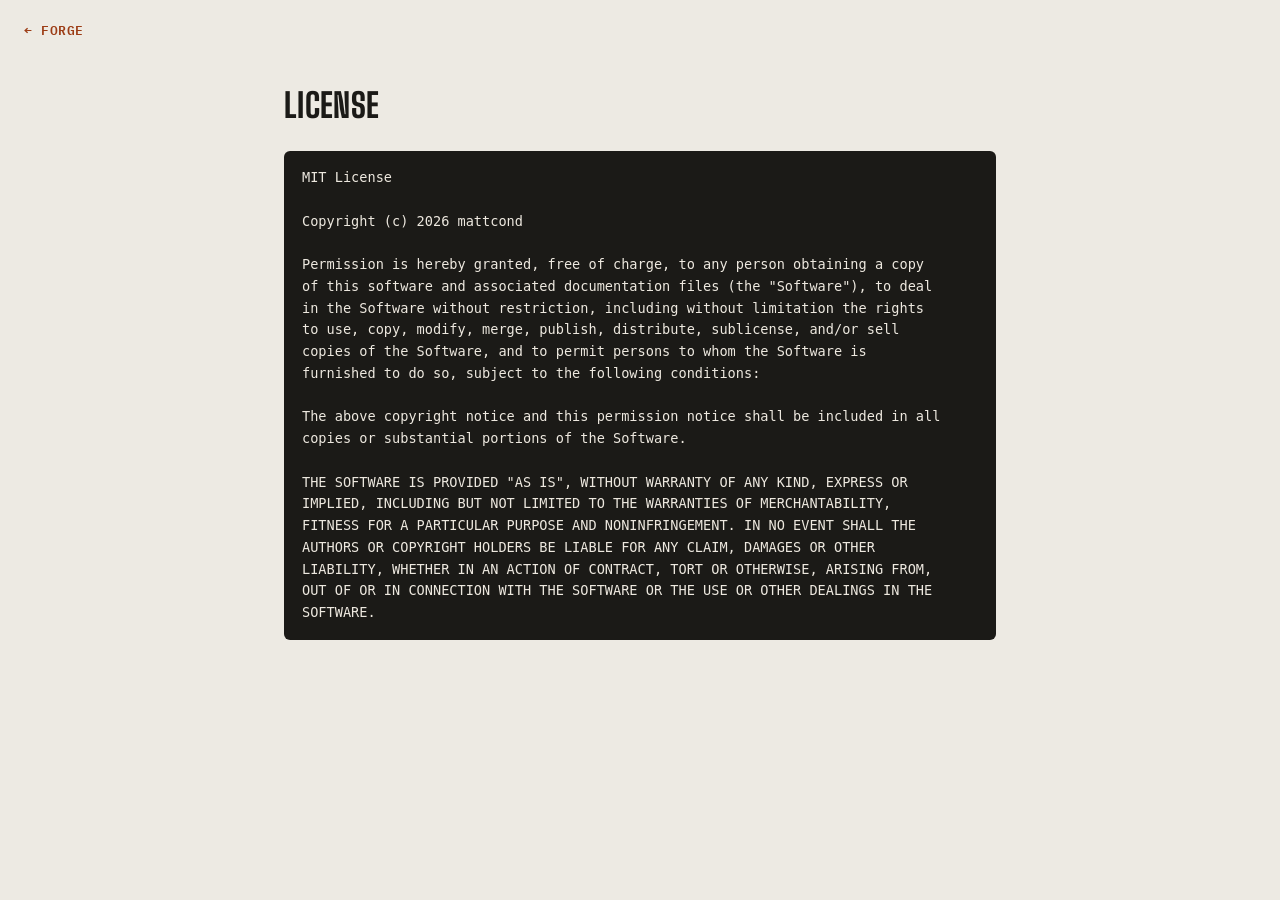
<file: docs/site/docs/license.html>
<!DOCTYPE html>

<html lang="en">
<head>
<meta charset="utf-8"/>
<meta content="width=device-width, initial-scale=1, viewport-fit=cover" name="viewport"/>
<title>Licenza MIT / MIT License — FORGE</title>
<meta content="Testo della licenza MIT del progetto FORGE." name="description"/>
<meta content="index, follow" name="robots"/>
<link href="https://forgedge.it/docs/license.html" rel="canonical"/>
<link href="https://fonts.googleapis.com" rel="preconnect"/>
<link crossorigin="" href="https://fonts.gstatic.com" rel="preconnect"/>
<link href="https://fonts.googleapis.com/css2?family=Big+Shoulders+Display:wght@600;700;800;900&amp;family=IBM+Plex+Sans:wght@400;500;600;700&amp;family=IBM+Plex+Mono:wght@400;500;600&amp;display=swap" rel="stylesheet"/>
<link href="../assets/docs.css" rel="stylesheet"/>
<script defer src="https://cloud.umami.is/script.js" data-website-id="7d0186f7-578d-4301-96b6-c63fd0201480"></script>
</head>
<body>
<a class="back" href="/">← FORGE</a>
<main>
<article id="content">
<h1>License</h1>
<pre>MIT License

Copyright (c) 2026 mattcond

Permission is hereby granted, free of charge, to any person obtaining a copy
of this software and associated documentation files (the "Software"), to deal
in the Software without restriction, including without limitation the rights
to use, copy, modify, merge, publish, distribute, sublicense, and/or sell
copies of the Software, and to permit persons to whom the Software is
furnished to do so, subject to the following conditions:

The above copyright notice and this permission notice shall be included in all
copies or substantial portions of the Software.

THE SOFTWARE IS PROVIDED "AS IS", WITHOUT WARRANTY OF ANY KIND, EXPRESS OR
IMPLIED, INCLUDING BUT NOT LIMITED TO THE WARRANTIES OF MERCHANTABILITY,
FITNESS FOR A PARTICULAR PURPOSE AND NONINFRINGEMENT. IN NO EVENT SHALL THE
AUTHORS OR COPYRIGHT HOLDERS BE LIABLE FOR ANY CLAIM, DAMAGES OR OTHER
LIABILITY, WHETHER IN AN ACTION OF CONTRACT, TORT OR OTHERWISE, ARISING FROM,
OUT OF OR IN CONNECTION WITH THE SOFTWARE OR THE USE OR OTHER DEALINGS IN THE
SOFTWARE.
</pre>
</article>
</main>
</body>
</html>
</file>
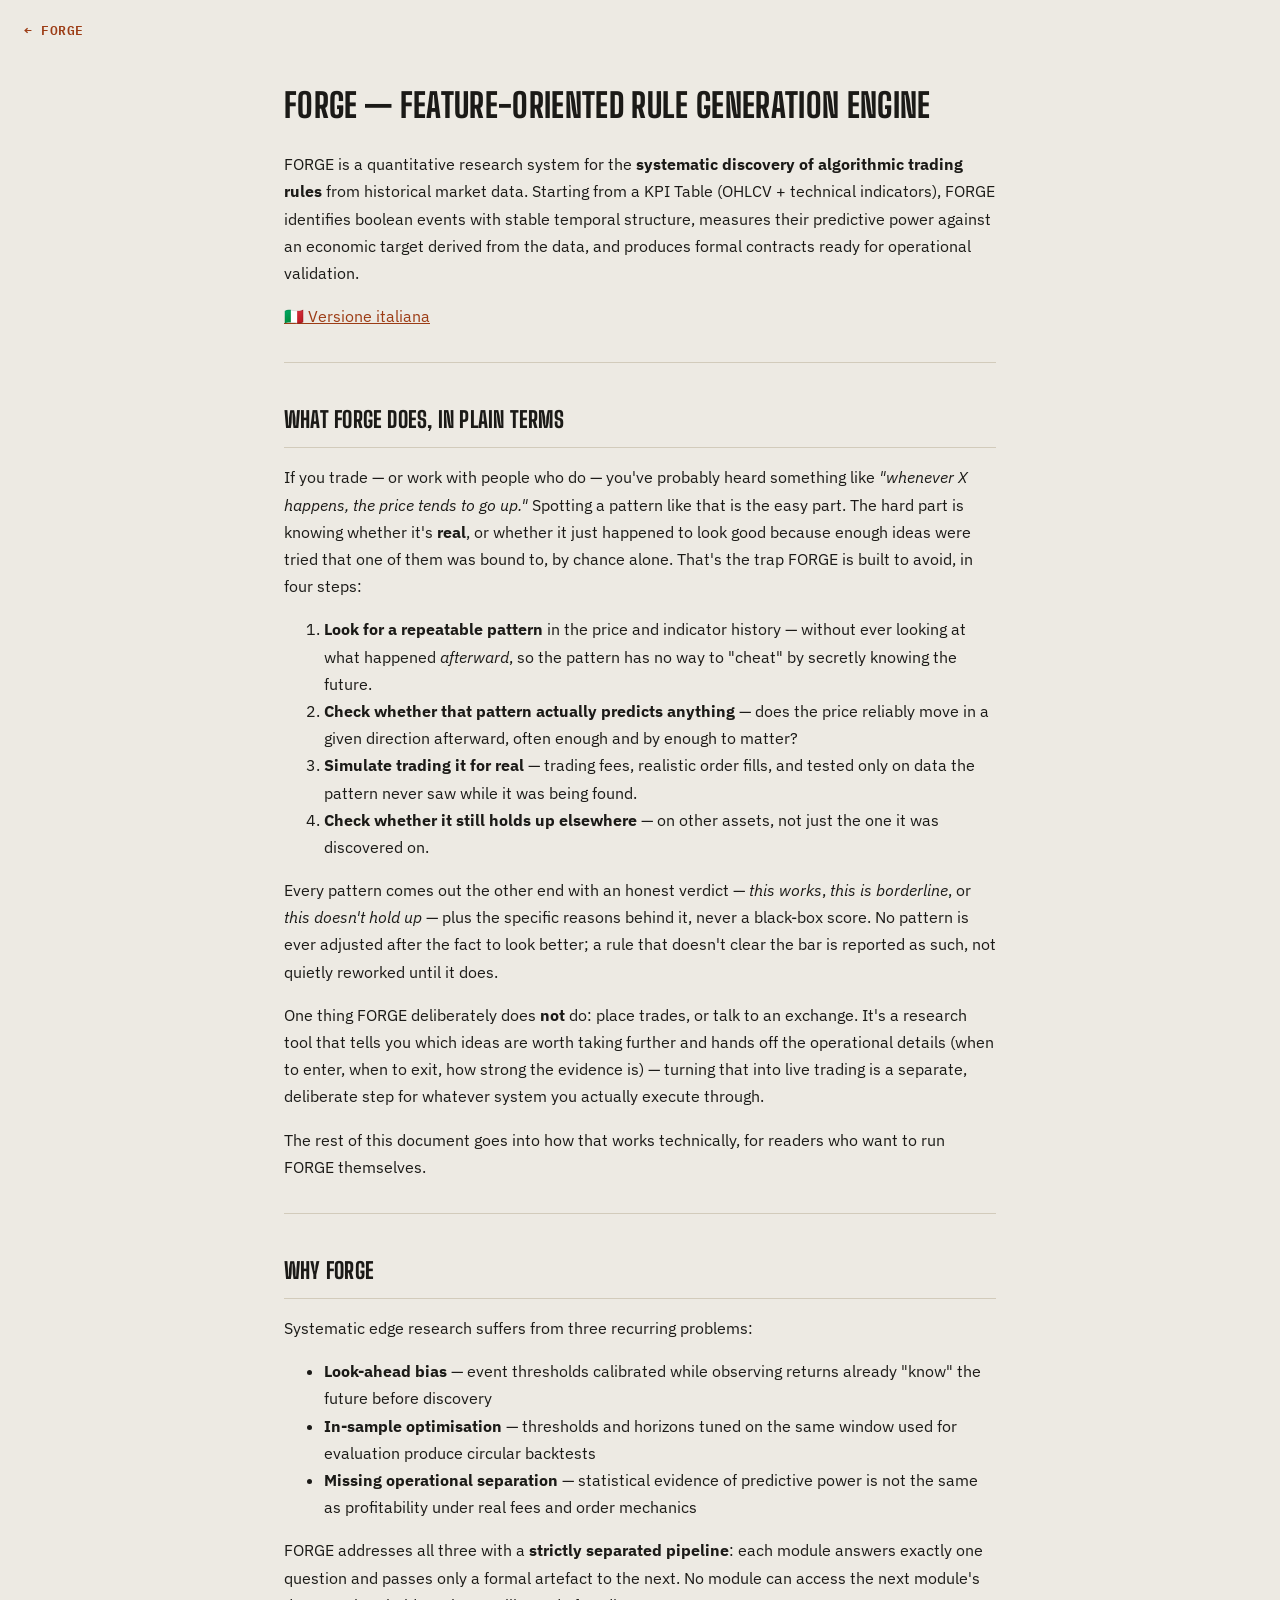
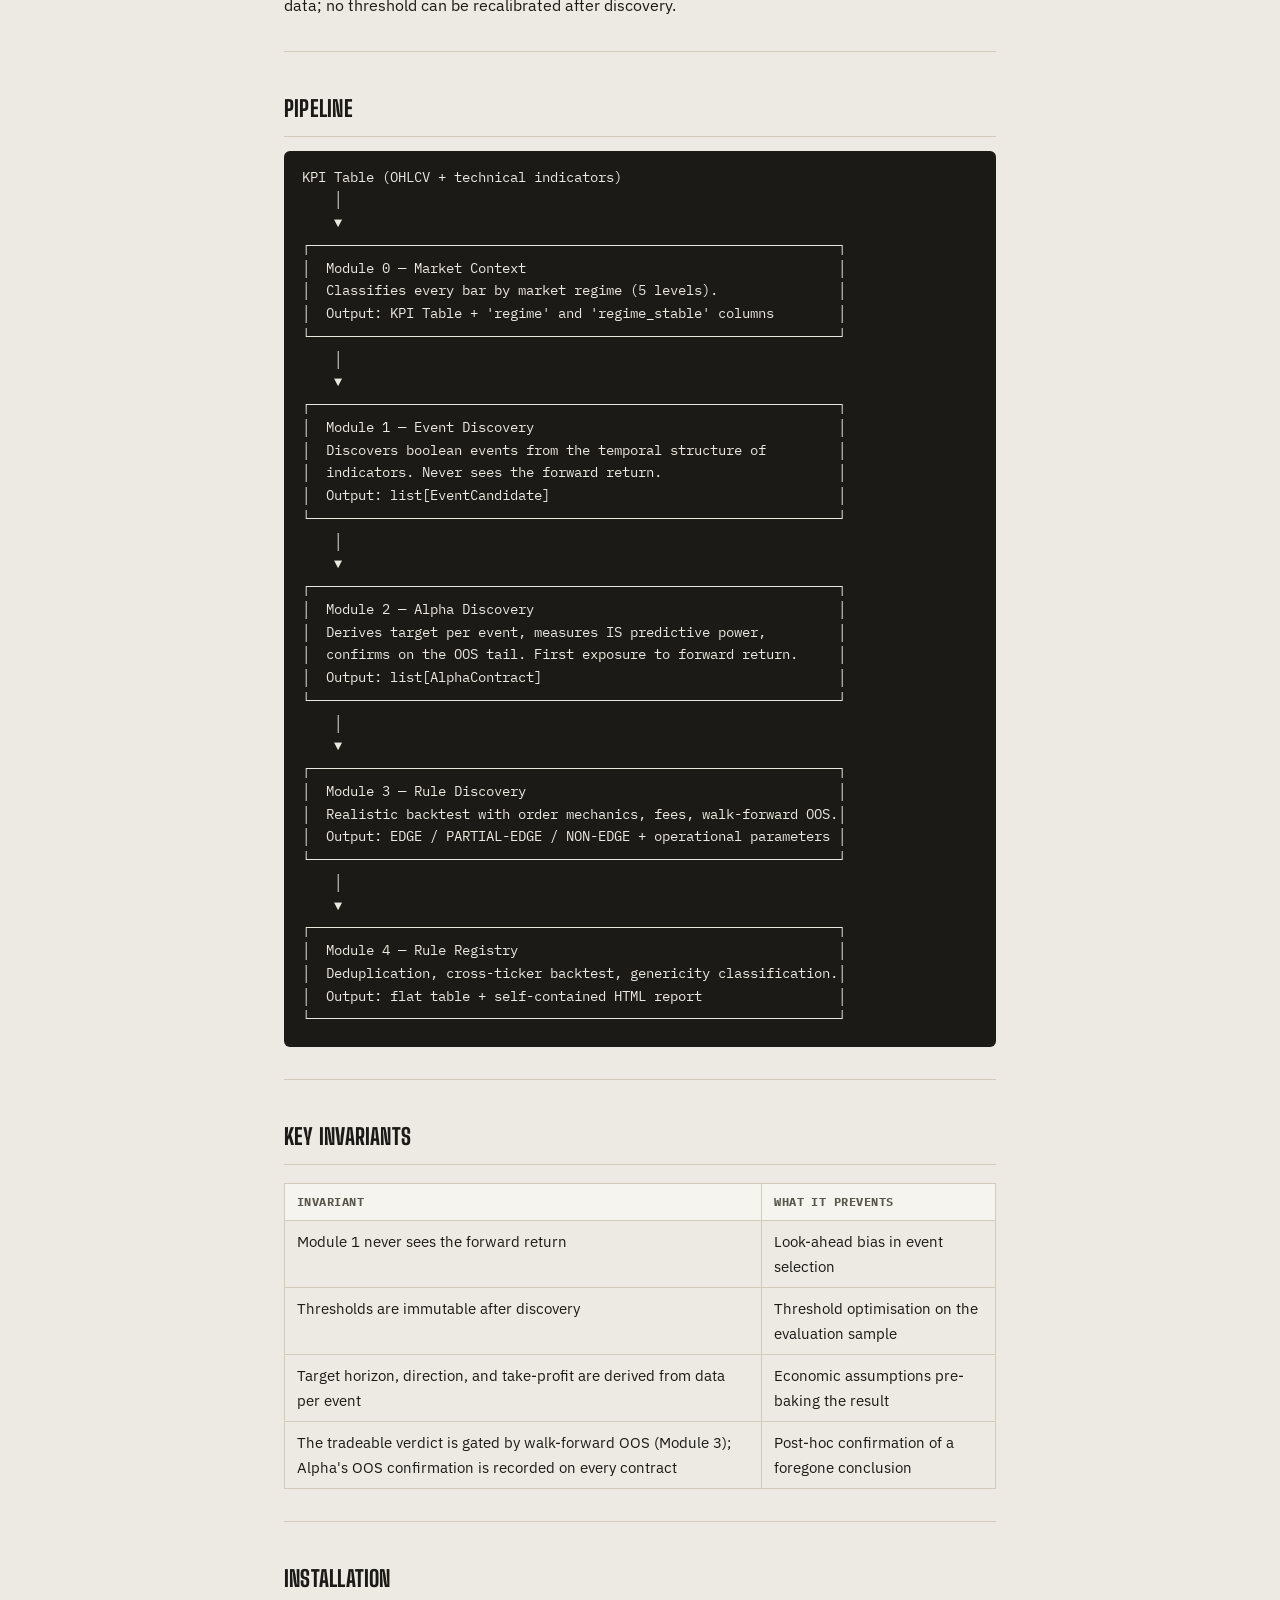
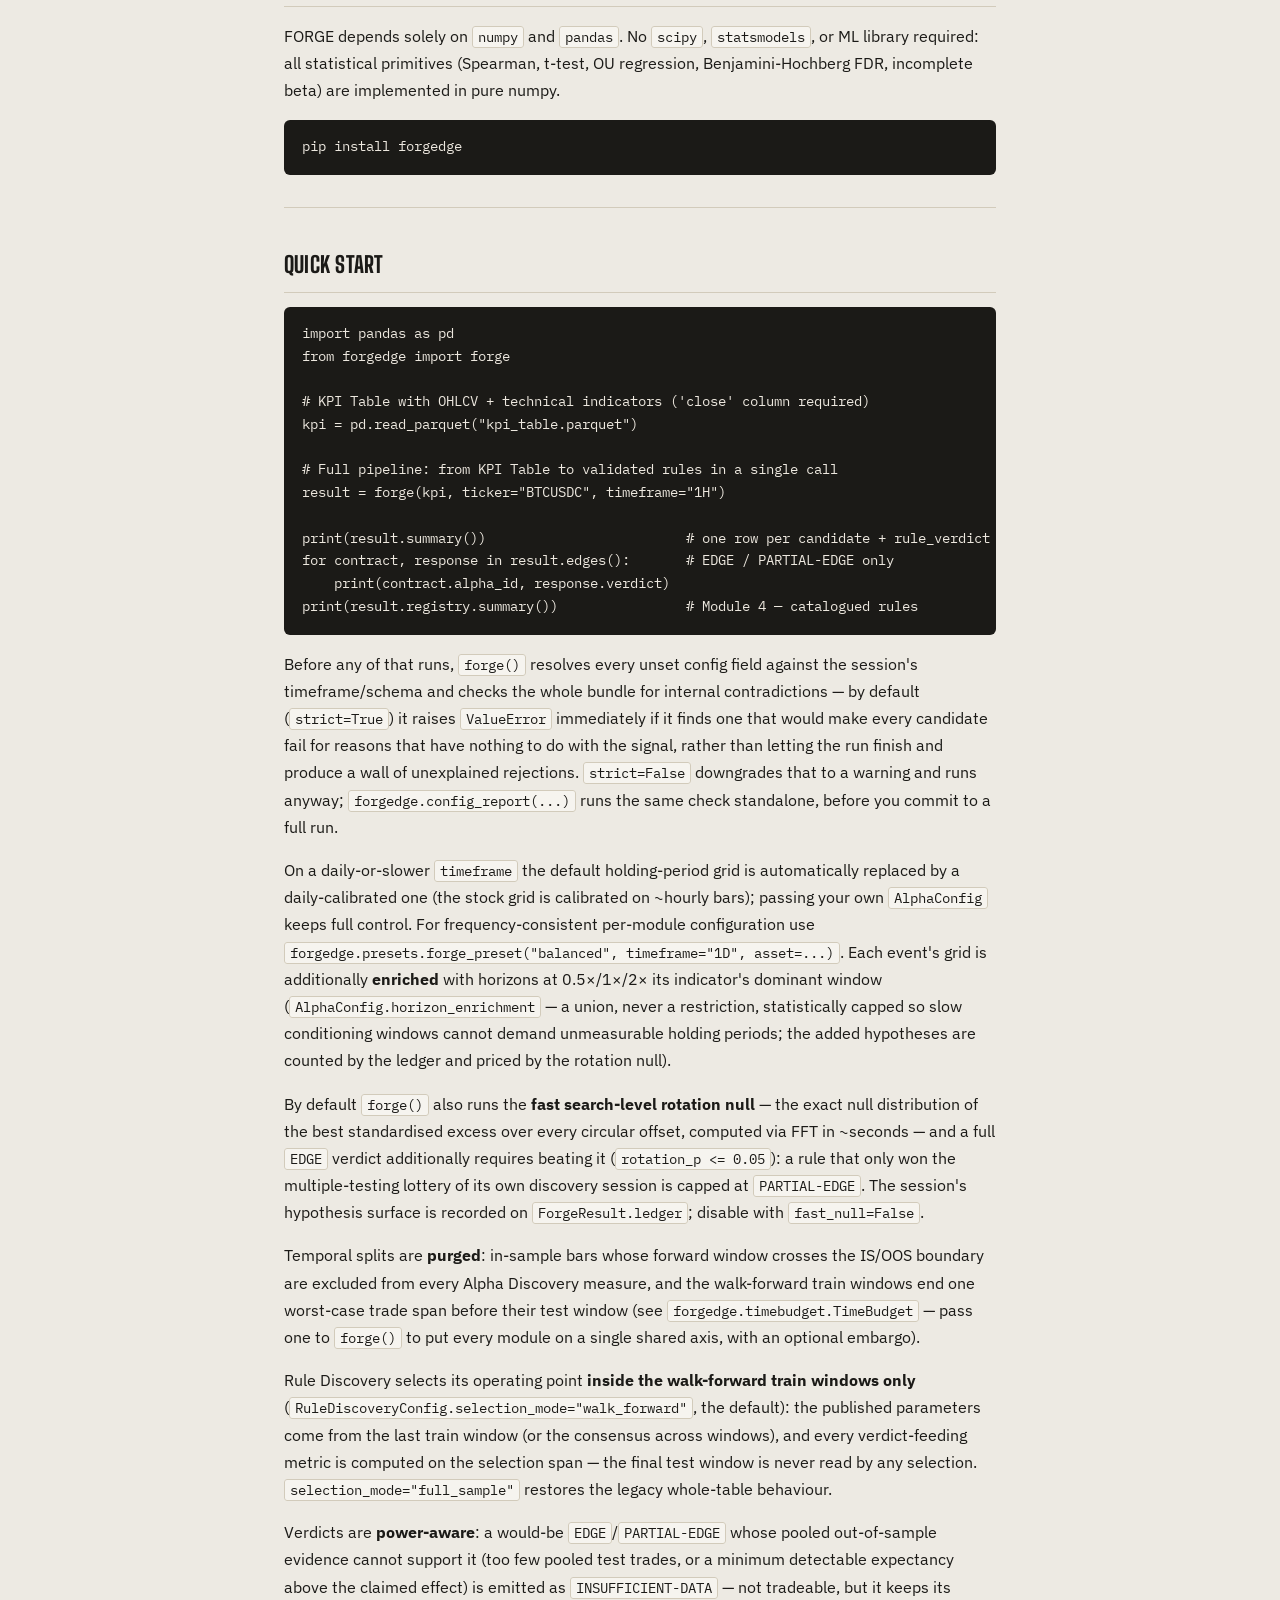
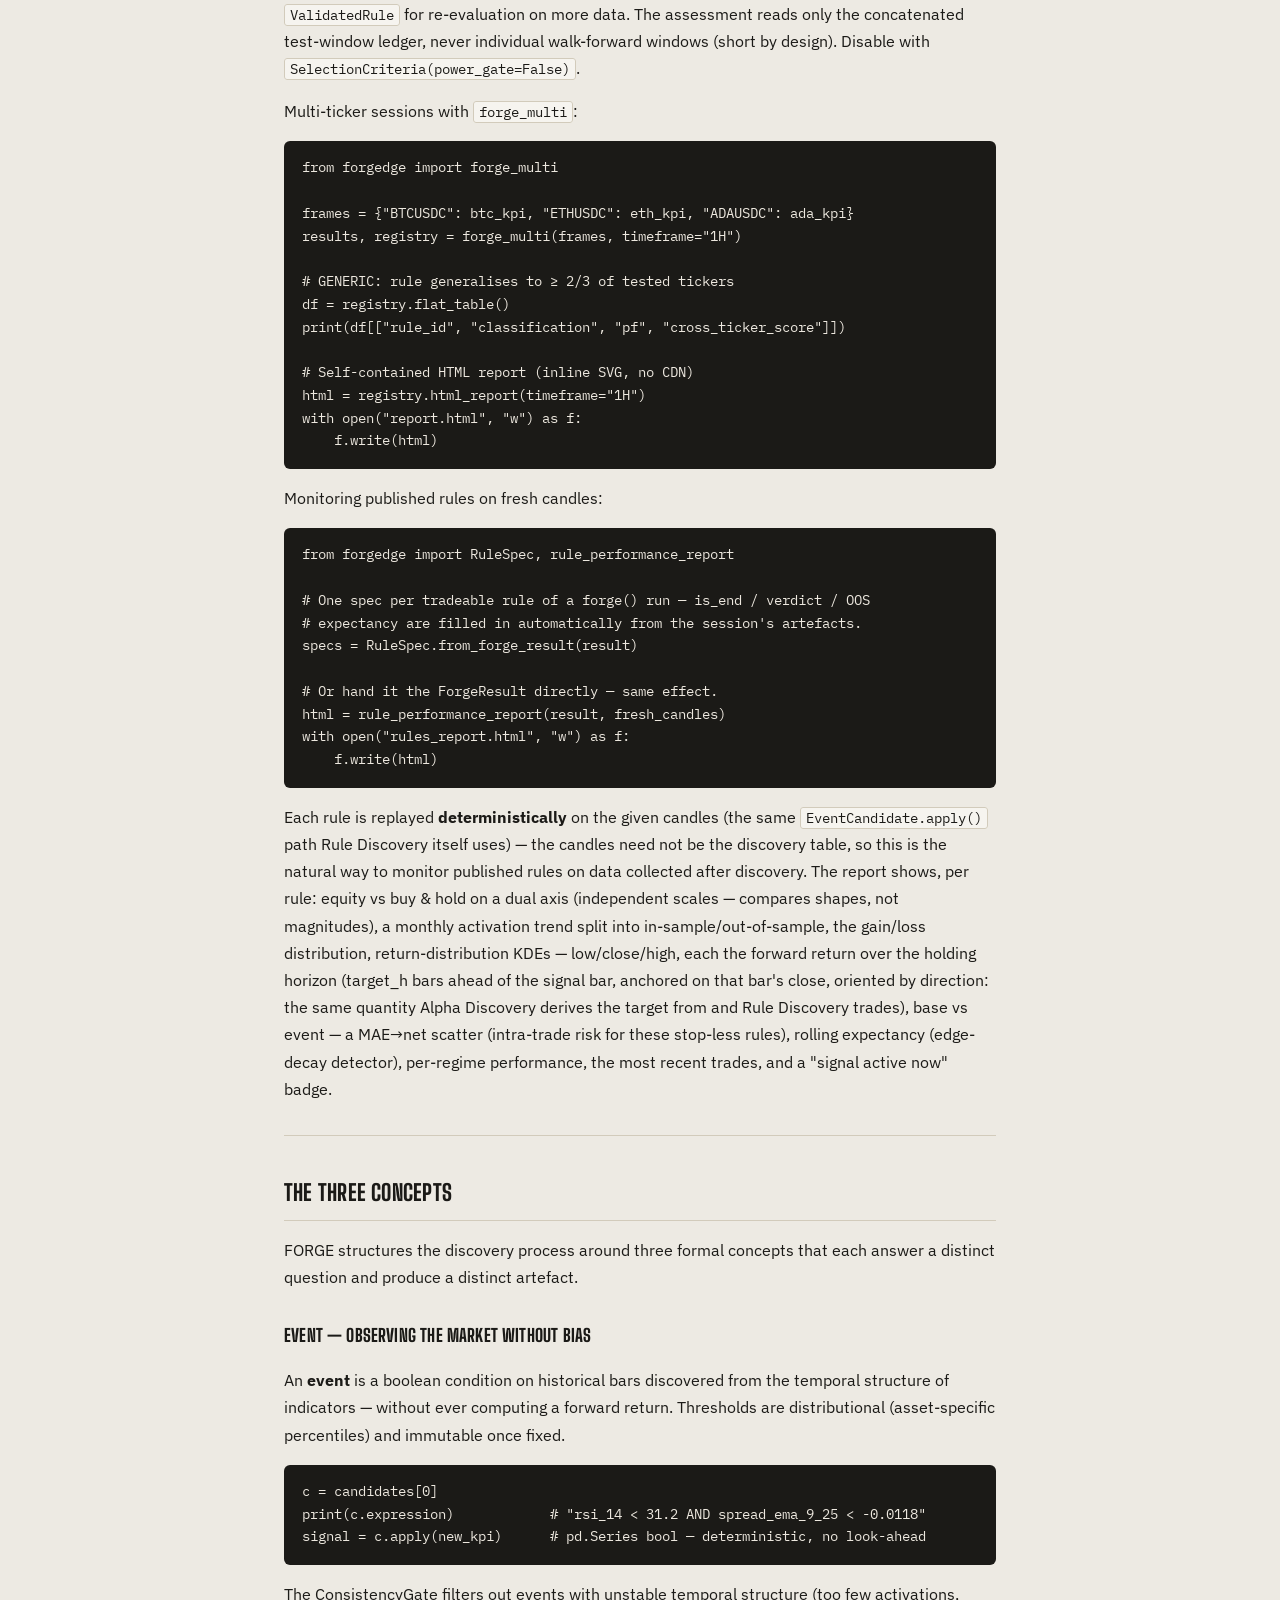
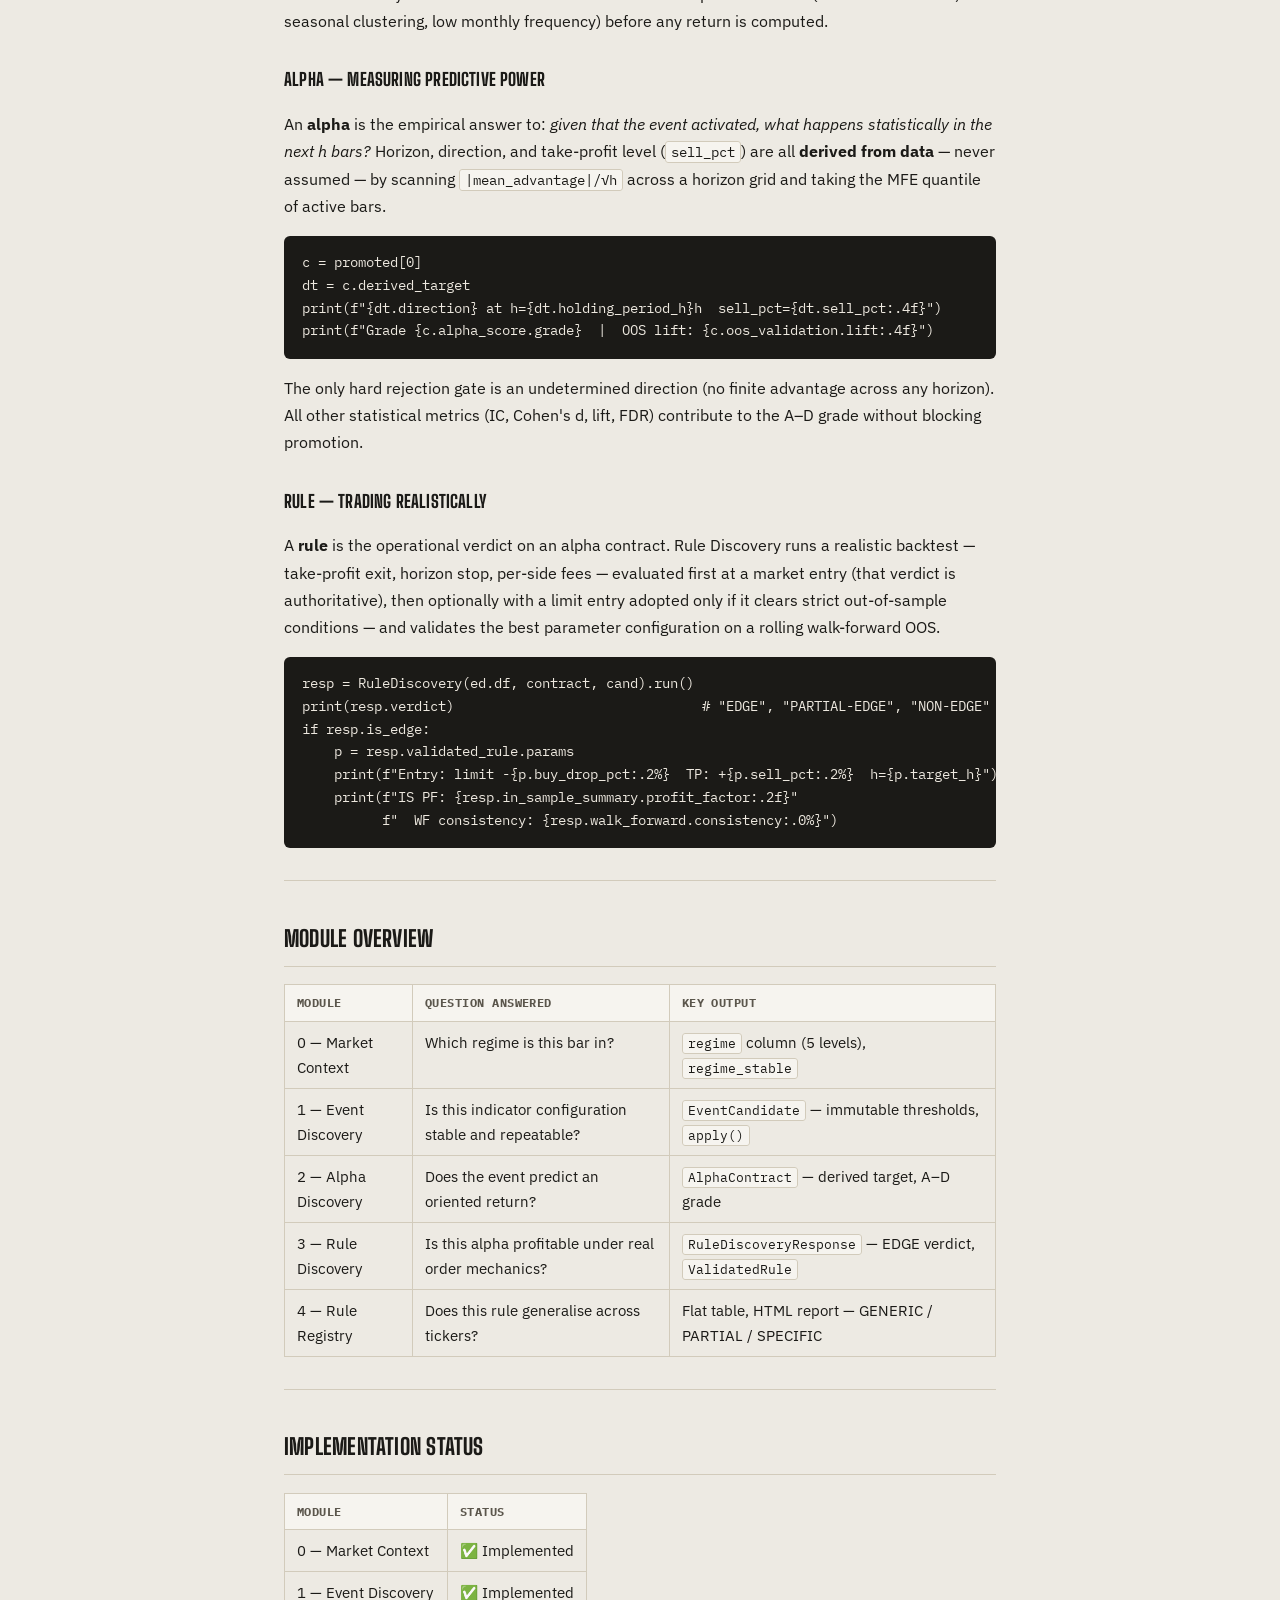
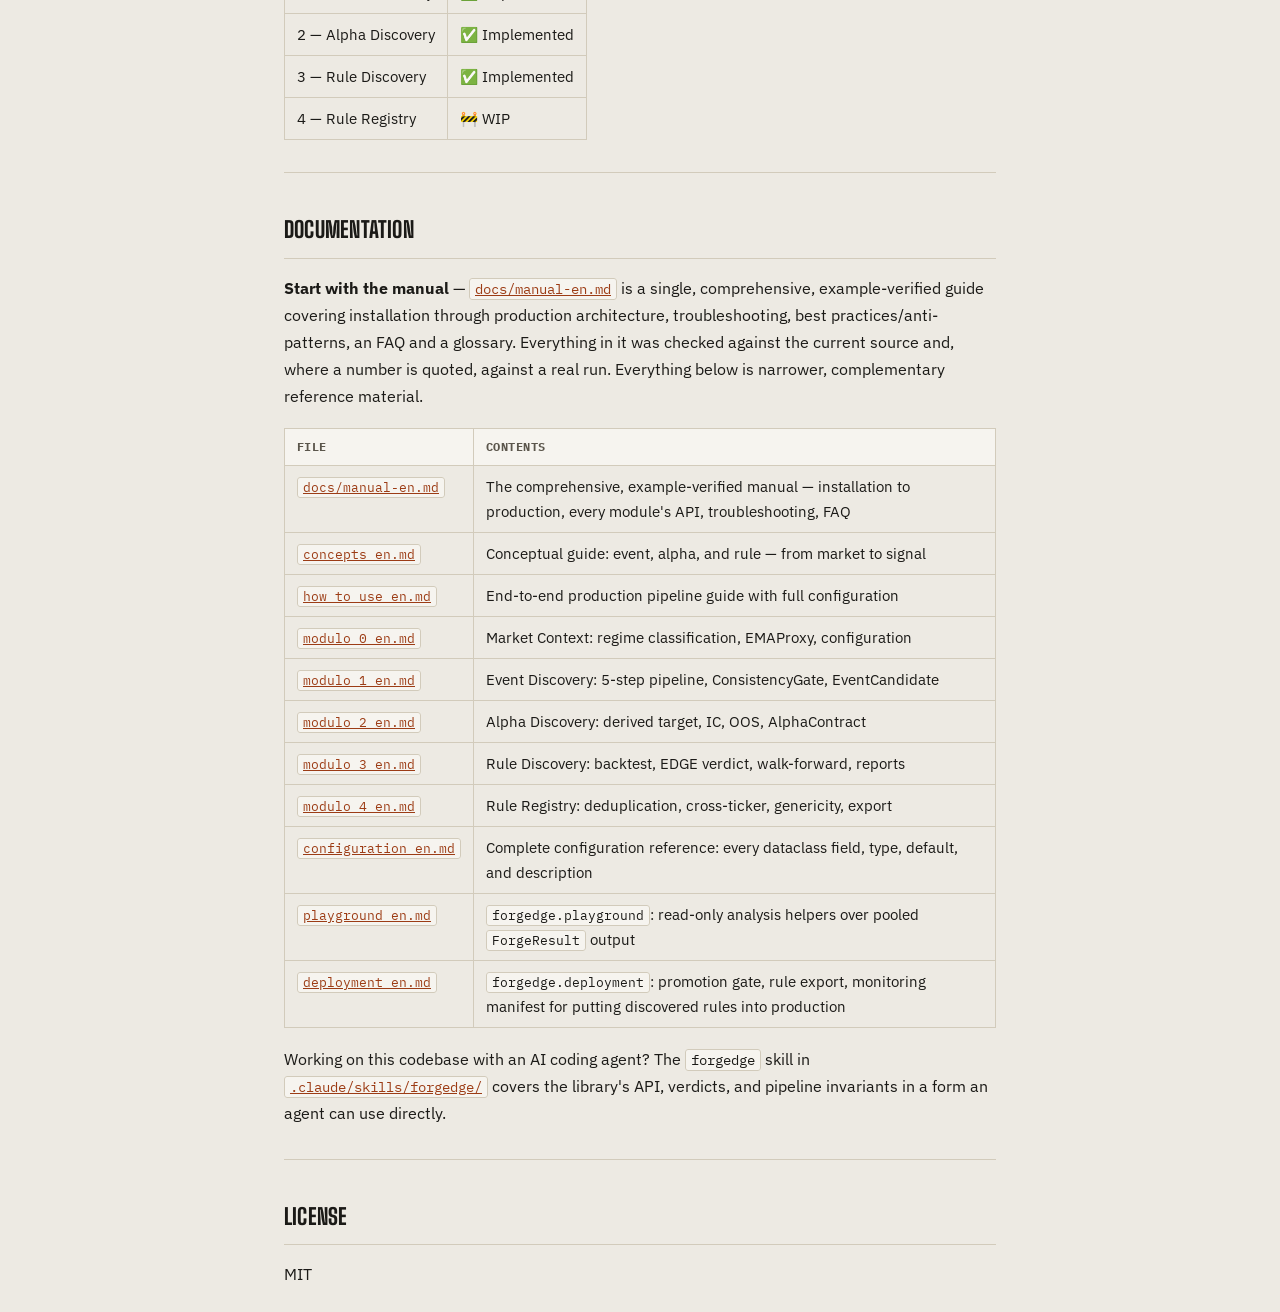
<file: docs/site/docs/readme-en.html>
<!DOCTYPE html>

<html lang="en">
<head>
<meta charset="utf-8"/>
<meta content="width=device-width, initial-scale=1, viewport-fit=cover" name="viewport"/>
<title>README (English) — FORGE</title>
<meta content="The FORGE project README: what it does, why, pipeline and quick start." name="description"/>
<meta content="index, follow" name="robots"/>
<link href="https://forgedge.it/docs/readme-en.html" rel="canonical"/><link href="https://forgedge.it/docs/readme-it.html" hreflang="x-default" rel="alternate"/><link href="https://forgedge.it/docs/readme-en.html" hreflang="en" rel="alternate"/><link href="https://forgedge.it/docs/readme-it.html" hreflang="it" rel="alternate"/>
<link href="https://fonts.googleapis.com" rel="preconnect"/>
<link crossorigin="" href="https://fonts.gstatic.com" rel="preconnect"/>
<link href="https://fonts.googleapis.com/css2?family=Big+Shoulders+Display:wght@600;700;800;900&amp;family=IBM+Plex+Sans:wght@400;500;600;700&amp;family=IBM+Plex+Mono:wght@400;500;600&amp;display=swap" rel="stylesheet"/>
<link href="../assets/docs.css" rel="stylesheet"/>
<script defer src="https://cloud.umami.is/script.js" data-website-id="7d0186f7-578d-4301-96b6-c63fd0201480"></script>
</head>
<body>
<a class="back" href="/en/">← FORGE</a>
<main>
<article id="content">
<h1 id="forge-feature-oriented-rule-generation-engine">FORGE — Feature-Oriented Rule Generation Engine</h1>
<p>FORGE is a quantitative research system for the <strong>systematic discovery of algorithmic trading rules</strong> from historical market data. Starting from a KPI Table (OHLCV + technical indicators), FORGE identifies boolean events with stable temporal structure, measures their predictive power against an economic target derived from the data, and produces formal contracts ready for operational validation.</p>
<p><a href="readme-it.html">🇮🇹 Versione italiana</a></p>
<hr/>
<h2 id="what-forge-does-in-plain-terms">What FORGE does, in plain terms</h2>
<p>If you trade — or work with people who do — you've probably heard something like <em>"whenever X happens, the price tends to go up."</em> Spotting a pattern like that is the easy part. The hard part is knowing whether it's <strong>real</strong>, or whether it just happened to look good because enough ideas were tried that one of them was bound to, by chance alone. That's the trap FORGE is built to avoid, in four steps:</p>
<ol>
<li><strong>Look for a repeatable pattern</strong> in the price and indicator history — without ever looking at what happened <em>afterward</em>, so the pattern has no way to "cheat" by secretly knowing the future.</li>
<li><strong>Check whether that pattern actually predicts anything</strong> — does the price reliably move in a given direction afterward, often enough and by enough to matter?</li>
<li><strong>Simulate trading it for real</strong> — trading fees, realistic order fills, and tested only on data the pattern never saw while it was being found.</li>
<li><strong>Check whether it still holds up elsewhere</strong> — on other assets, not just the one it was discovered on.</li>
</ol>
<p>Every pattern comes out the other end with an honest verdict — <em>this works</em>, <em>this is borderline</em>, or <em>this doesn't hold up</em> — plus the specific reasons behind it, never a black-box score. No pattern is ever adjusted after the fact to look better; a rule that doesn't clear the bar is reported as such, not quietly reworked until it does.</p>
<p>One thing FORGE deliberately does <strong>not</strong> do: place trades, or talk to an exchange. It's a research tool that tells you which ideas are worth taking further and hands off the operational details (when to enter, when to exit, how strong the evidence is) — turning that into live trading is a separate, deliberate step for whatever system you actually execute through.</p>
<p>The rest of this document goes into how that works technically, for readers who want to run FORGE themselves.</p>
<hr/>
<h2 id="why-forge">Why FORGE</h2>
<p>Systematic edge research suffers from three recurring problems:</p>
<ul>
<li><strong>Look-ahead bias</strong> — event thresholds calibrated while observing returns already "know" the future before discovery</li>
<li><strong>In-sample optimisation</strong> — thresholds and horizons tuned on the same window used for evaluation produce circular backtests</li>
<li><strong>Missing operational separation</strong> — statistical evidence of predictive power is not the same as profitability under real fees and order mechanics</li>
</ul>
<p>FORGE addresses all three with a <strong>strictly separated pipeline</strong>: each module answers exactly one question and passes only a formal artefact to the next. No module can access the next module's data; no threshold can be recalibrated after discovery.</p>
<hr/>
<h2 id="pipeline">Pipeline</h2>
<pre><code>KPI Table (OHLCV + technical indicators)
    │
    ▼
┌──────────────────────────────────────────────────────────────────┐
│  Module 0 — Market Context                                       │
│  Classifies every bar by market regime (5 levels).               │
│  Output: KPI Table + 'regime' and 'regime_stable' columns        │
└──────────────────────────────────────────────────────────────────┘
    │
    ▼
┌──────────────────────────────────────────────────────────────────┐
│  Module 1 — Event Discovery                                      │
│  Discovers boolean events from the temporal structure of         │
│  indicators. Never sees the forward return.                      │
│  Output: list[EventCandidate]                                    │
└──────────────────────────────────────────────────────────────────┘
    │
    ▼
┌──────────────────────────────────────────────────────────────────┐
│  Module 2 — Alpha Discovery                                      │
│  Derives target per event, measures IS predictive power,         │
│  confirms on the OOS tail. First exposure to forward return.     │
│  Output: list[AlphaContract]                                     │
└──────────────────────────────────────────────────────────────────┘
    │
    ▼
┌──────────────────────────────────────────────────────────────────┐
│  Module 3 — Rule Discovery                                       │
│  Realistic backtest with order mechanics, fees, walk-forward OOS.│
│  Output: EDGE / PARTIAL-EDGE / NON-EDGE + operational parameters │
└──────────────────────────────────────────────────────────────────┘
    │
    ▼
┌──────────────────────────────────────────────────────────────────┐
│  Module 4 — Rule Registry                                        │
│  Deduplication, cross-ticker backtest, genericity classification.│
│  Output: flat table + self-contained HTML report                 │
└──────────────────────────────────────────────────────────────────┘
</code></pre>
<hr/>
<h2 id="key-invariants">Key invariants</h2>
<table>
<thead>
<tr>
<th>Invariant</th>
<th>What it prevents</th>
</tr>
</thead>
<tbody>
<tr>
<td>Module 1 never sees the forward return</td>
<td>Look-ahead bias in event selection</td>
</tr>
<tr>
<td>Thresholds are immutable after discovery</td>
<td>Threshold optimisation on the evaluation sample</td>
</tr>
<tr>
<td>Target horizon, direction, and take-profit are derived from data per event</td>
<td>Economic assumptions pre-baking the result</td>
</tr>
<tr>
<td>The tradeable verdict is gated by walk-forward OOS (Module 3); Alpha's OOS confirmation is recorded on every contract</td>
<td>Post-hoc confirmation of a foregone conclusion</td>
</tr>
</tbody>
</table>
<hr/>
<h2 id="installation">Installation</h2>
<p>FORGE depends solely on <code>numpy</code> and <code>pandas</code>. No <code>scipy</code>, <code>statsmodels</code>, or ML library required: all statistical primitives (Spearman, t-test, OU regression, Benjamini-Hochberg FDR, incomplete beta) are implemented in pure numpy.</p>
<pre><code class="language-bash">pip install forgedge
</code></pre>
<hr/>
<h2 id="quick-start">Quick start</h2>
<pre><code class="language-python">import pandas as pd
from forgedge import forge

# KPI Table with OHLCV + technical indicators ('close' column required)
kpi = pd.read_parquet("kpi_table.parquet")

# Full pipeline: from KPI Table to validated rules in a single call
result = forge(kpi, ticker="BTCUSDC", timeframe="1H")

print(result.summary())                         # one row per candidate + rule_verdict
for contract, response in result.edges():       # EDGE / PARTIAL-EDGE only
    print(contract.alpha_id, response.verdict)
print(result.registry.summary())                # Module 4 — catalogued rules
</code></pre>
<p>Before any of that runs, <code>forge()</code> resolves every unset config field against the session's timeframe/schema and checks the whole bundle for internal contradictions — by default (<code>strict=True</code>) it raises <code>ValueError</code> immediately if it finds one that would make every candidate fail for reasons that have nothing to do with the signal, rather than letting the run finish and produce a wall of unexplained rejections. <code>strict=False</code> downgrades that to a warning and runs anyway; <code>forgedge.config_report(...)</code> runs the same check standalone, before you commit to a full run.</p>
<p>On a daily-or-slower <code>timeframe</code> the default holding-period grid is
automatically replaced by a daily-calibrated one (the stock grid is calibrated
on ~hourly bars); passing your own <code>AlphaConfig</code> keeps full control.  For
frequency-consistent per-module configuration use
<code>forgedge.presets.forge_preset("balanced", timeframe="1D", asset=...)</code>.
Each event's grid is additionally <strong>enriched</strong> with horizons at 0.5×/1×/2× its
indicator's dominant window (<code>AlphaConfig.horizon_enrichment</code> — a union, never
a restriction, statistically capped so slow conditioning windows cannot demand
unmeasurable holding periods; the added hypotheses are counted by the ledger
and priced by the rotation null).</p>
<p>By default <code>forge()</code> also runs the <strong>fast search-level rotation null</strong> — the
exact null distribution of the best standardised excess over every circular
offset, computed via FFT in ~seconds — and a full <code>EDGE</code> verdict additionally
requires beating it (<code>rotation_p &lt;= 0.05</code>): a rule that only won the
multiple-testing lottery of its own discovery session is capped at
<code>PARTIAL-EDGE</code>.  The session's hypothesis surface is recorded on
<code>ForgeResult.ledger</code>; disable with <code>fast_null=False</code>.</p>
<p>Temporal splits are <strong>purged</strong>: in-sample bars whose forward window crosses
the IS/OOS boundary are excluded from every Alpha Discovery measure, and the
walk-forward train windows end one worst-case trade span before their test
window (see <code>forgedge.timebudget.TimeBudget</code> — pass one to <code>forge()</code> to put
every module on a single shared axis, with an optional embargo).</p>
<p>Rule Discovery selects its operating point <strong>inside the walk-forward train
windows only</strong> (<code>RuleDiscoveryConfig.selection_mode="walk_forward"</code>, the
default): the published parameters come from the last train window (or the
consensus across windows), and every verdict-feeding metric is computed on
the selection span — the final test window is never read by any selection.
<code>selection_mode="full_sample"</code> restores the legacy whole-table behaviour.</p>
<p>Verdicts are <strong>power-aware</strong>: a would-be <code>EDGE</code>/<code>PARTIAL-EDGE</code> whose pooled
out-of-sample evidence cannot support it (too few pooled test trades, or a
minimum detectable expectancy above the claimed effect) is emitted as
<code>INSUFFICIENT-DATA</code> — not tradeable, but it keeps its <code>ValidatedRule</code> for
re-evaluation on more data.  The assessment reads only the concatenated
test-window ledger, never individual walk-forward windows (short by design).
Disable with <code>SelectionCriteria(power_gate=False)</code>.</p>
<p>Multi-ticker sessions with <code>forge_multi</code>:</p>
<pre><code class="language-python">from forgedge import forge_multi

frames = {"BTCUSDC": btc_kpi, "ETHUSDC": eth_kpi, "ADAUSDC": ada_kpi}
results, registry = forge_multi(frames, timeframe="1H")

# GENERIC: rule generalises to ≥ 2/3 of tested tickers
df = registry.flat_table()
print(df[["rule_id", "classification", "pf", "cross_ticker_score"]])

# Self-contained HTML report (inline SVG, no CDN)
html = registry.html_report(timeframe="1H")
with open("report.html", "w") as f:
    f.write(html)
</code></pre>
<p>Monitoring published rules on fresh candles:</p>
<pre><code class="language-python">from forgedge import RuleSpec, rule_performance_report

# One spec per tradeable rule of a forge() run — is_end / verdict / OOS
# expectancy are filled in automatically from the session's artefacts.
specs = RuleSpec.from_forge_result(result)

# Or hand it the ForgeResult directly — same effect.
html = rule_performance_report(result, fresh_candles)
with open("rules_report.html", "w") as f:
    f.write(html)
</code></pre>
<p>Each rule is replayed <strong>deterministically</strong> on the given candles (the same
<code>EventCandidate.apply()</code> path Rule Discovery itself uses) — the candles need
not be the discovery table, so this is the natural way to monitor published
rules on data collected after discovery. The report shows, per rule: equity
vs buy &amp; hold on a dual axis (independent scales — compares shapes, not
magnitudes), a monthly activation trend split into in-sample/out-of-sample,
the gain/loss distribution, return-distribution KDEs — low/close/high, each
the forward return over the holding horizon (target_h bars ahead of the
signal bar, anchored on that bar's close, oriented by direction: the same
quantity Alpha Discovery derives the target from and Rule Discovery trades),
base vs event — a MAE→net scatter (intra-trade risk for these stop-less
rules), rolling expectancy (edge-decay detector), per-regime
performance, the most recent trades, and a "signal active now" badge.</p>
<hr/>
<h2 id="the-three-concepts">The three concepts</h2>
<p>FORGE structures the discovery process around three formal concepts that each answer a distinct question and produce a distinct artefact.</p>
<h3 id="event-observing-the-market-without-bias">Event — observing the market without bias</h3>
<p>An <strong>event</strong> is a boolean condition on historical bars discovered from the temporal structure of indicators — without ever computing a forward return. Thresholds are distributional (asset-specific percentiles) and immutable once fixed.</p>
<pre><code class="language-python">c = candidates[0]
print(c.expression)            # "rsi_14 &lt; 31.2 AND spread_ema_9_25 &lt; -0.0118"
signal = c.apply(new_kpi)      # pd.Series bool — deterministic, no look-ahead
</code></pre>
<p>The ConsistencyGate filters out events with unstable temporal structure (too few activations, seasonal clustering, low monthly frequency) before any return is computed.</p>
<h3 id="alpha-measuring-predictive-power">Alpha — measuring predictive power</h3>
<p>An <strong>alpha</strong> is the empirical answer to: <em>given that the event activated, what happens statistically in the next h bars?</em> Horizon, direction, and take-profit level (<code>sell_pct</code>) are all <strong>derived from data</strong> — never assumed — by scanning <code>|mean_advantage|/√h</code> across a horizon grid and taking the MFE quantile of active bars.</p>
<pre><code class="language-python">c = promoted[0]
dt = c.derived_target
print(f"{dt.direction} at h={dt.holding_period_h}h  sell_pct={dt.sell_pct:.4f}")
print(f"Grade {c.alpha_score.grade}  |  OOS lift: {c.oos_validation.lift:.4f}")
</code></pre>
<p>The only hard rejection gate is an undetermined direction (no finite advantage across any horizon). All other statistical metrics (IC, Cohen's d, lift, FDR) contribute to the A–D grade without blocking promotion.</p>
<h3 id="rule-trading-realistically">Rule — trading realistically</h3>
<p>A <strong>rule</strong> is the operational verdict on an alpha contract. Rule Discovery runs a realistic backtest — take-profit exit, horizon stop, per-side fees — evaluated first at a market entry (that verdict is authoritative), then optionally with a limit entry adopted only if it clears strict out-of-sample conditions — and validates the best parameter configuration on a rolling walk-forward OOS.</p>
<pre><code class="language-python">resp = RuleDiscovery(ed.df, contract, cand).run()
print(resp.verdict)                               # "EDGE", "PARTIAL-EDGE", "NON-EDGE"
if resp.is_edge:
    p = resp.validated_rule.params
    print(f"Entry: limit -{p.buy_drop_pct:.2%}  TP: +{p.sell_pct:.2%}  h={p.target_h}")
    print(f"IS PF: {resp.in_sample_summary.profit_factor:.2f}"
          f"  WF consistency: {resp.walk_forward.consistency:.0%}")
</code></pre>
<hr/>
<h2 id="module-overview">Module overview</h2>
<table>
<thead>
<tr>
<th>Module</th>
<th>Question answered</th>
<th>Key output</th>
</tr>
</thead>
<tbody>
<tr>
<td>0 — Market Context</td>
<td>Which regime is this bar in?</td>
<td><code>regime</code> column (5 levels), <code>regime_stable</code></td>
</tr>
<tr>
<td>1 — Event Discovery</td>
<td>Is this indicator configuration stable and repeatable?</td>
<td><code>EventCandidate</code> — immutable thresholds, <code>apply()</code></td>
</tr>
<tr>
<td>2 — Alpha Discovery</td>
<td>Does the event predict an oriented return?</td>
<td><code>AlphaContract</code> — derived target, A–D grade</td>
</tr>
<tr>
<td>3 — Rule Discovery</td>
<td>Is this alpha profitable under real order mechanics?</td>
<td><code>RuleDiscoveryResponse</code> — EDGE verdict, <code>ValidatedRule</code></td>
</tr>
<tr>
<td>4 — Rule Registry</td>
<td>Does this rule generalise across tickers?</td>
<td>Flat table, HTML report — GENERIC / PARTIAL / SPECIFIC</td>
</tr>
</tbody>
</table>
<hr/>
<h2 id="implementation-status">Implementation status</h2>
<table>
<thead>
<tr>
<th>Module</th>
<th>Status</th>
</tr>
</thead>
<tbody>
<tr>
<td>0 — Market Context</td>
<td>✅ Implemented</td>
</tr>
<tr>
<td>1 — Event Discovery</td>
<td>✅ Implemented</td>
</tr>
<tr>
<td>2 — Alpha Discovery</td>
<td>✅ Implemented</td>
</tr>
<tr>
<td>3 — Rule Discovery</td>
<td>✅ Implemented</td>
</tr>
<tr>
<td>4 — Rule Registry</td>
<td>🚧 WIP</td>
</tr>
</tbody>
</table>
<hr/>
<h2 id="documentation">Documentation</h2>
<p><strong>Start with the manual</strong> — <a href="manual-en.html"><code>docs/manual-en.md</code></a> is a single, comprehensive, example-verified guide covering installation through production architecture, troubleshooting, best practices/anti-patterns, an FAQ and a glossary. Everything in it was checked against the current source and, where a number is quoted, against a real run. Everything below is narrower, complementary reference material.</p>
<table>
<thead>
<tr>
<th>File</th>
<th>Contents</th>
</tr>
</thead>
<tbody>
<tr>
<td><a href="manual-en.html"><code>docs/manual-en.md</code></a></td>
<td>The comprehensive, example-verified manual — installation to production, every module's API, troubleshooting, FAQ</td>
</tr>
<tr>
<td><a href="concepts-en.html"><code>concepts_en.md</code></a></td>
<td>Conceptual guide: event, alpha, and rule — from market to signal</td>
</tr>
<tr>
<td><a href="https://github.com/mattcond/forgedge/blob/main/src/forgedge/docs/specs/how_to_use_en.md"><code>how_to_use_en.md</code></a></td>
<td>End-to-end production pipeline guide with full configuration</td>
</tr>
<tr>
<td><a href="https://github.com/mattcond/forgedge/blob/main/src/forgedge/docs/specs/modulo_0_en.md"><code>modulo_0_en.md</code></a></td>
<td>Market Context: regime classification, EMAProxy, configuration</td>
</tr>
<tr>
<td><a href="https://github.com/mattcond/forgedge/blob/main/src/forgedge/docs/specs/modulo_1_en.md"><code>modulo_1_en.md</code></a></td>
<td>Event Discovery: 5-step pipeline, ConsistencyGate, EventCandidate</td>
</tr>
<tr>
<td><a href="https://github.com/mattcond/forgedge/blob/main/src/forgedge/docs/specs/modulo_2_en.md"><code>modulo_2_en.md</code></a></td>
<td>Alpha Discovery: derived target, IC, OOS, AlphaContract</td>
</tr>
<tr>
<td><a href="https://github.com/mattcond/forgedge/blob/main/src/forgedge/docs/specs/modulo_3_en.md"><code>modulo_3_en.md</code></a></td>
<td>Rule Discovery: backtest, EDGE verdict, walk-forward, reports</td>
</tr>
<tr>
<td><a href="https://github.com/mattcond/forgedge/blob/main/src/forgedge/docs/specs/modulo_4_en.md"><code>modulo_4_en.md</code></a></td>
<td>Rule Registry: deduplication, cross-ticker, genericity, export</td>
</tr>
<tr>
<td><a href="configuration-en.html"><code>configuration_en.md</code></a></td>
<td>Complete configuration reference: every dataclass field, type, default, and description</td>
</tr>
<tr>
<td><a href="https://github.com/mattcond/forgedge/blob/main/src/forgedge/docs/specs/playground_en.md"><code>playground_en.md</code></a></td>
<td><code>forgedge.playground</code>: read-only analysis helpers over pooled <code>ForgeResult</code> output</td>
</tr>
<tr>
<td><a href="deployment-en.html"><code>deployment_en.md</code></a></td>
<td><code>forgedge.deployment</code>: promotion gate, rule export, monitoring manifest for putting discovered rules into production</td>
</tr>
</tbody>
</table>
<p>Working on this codebase with an AI coding agent? The <code>forgedge</code> skill in
<a href="https://github.com/mattcond/forgedge/tree/main/.claude/skills/forgedge/"><code>.claude/skills/forgedge/</code></a> covers the library's
API, verdicts, and pipeline invariants in a form an agent can use directly.</p>
<hr/>
<h2 id="license">License</h2>
<p>MIT</p>
</article>
</main>
</body>
</html>
</file>
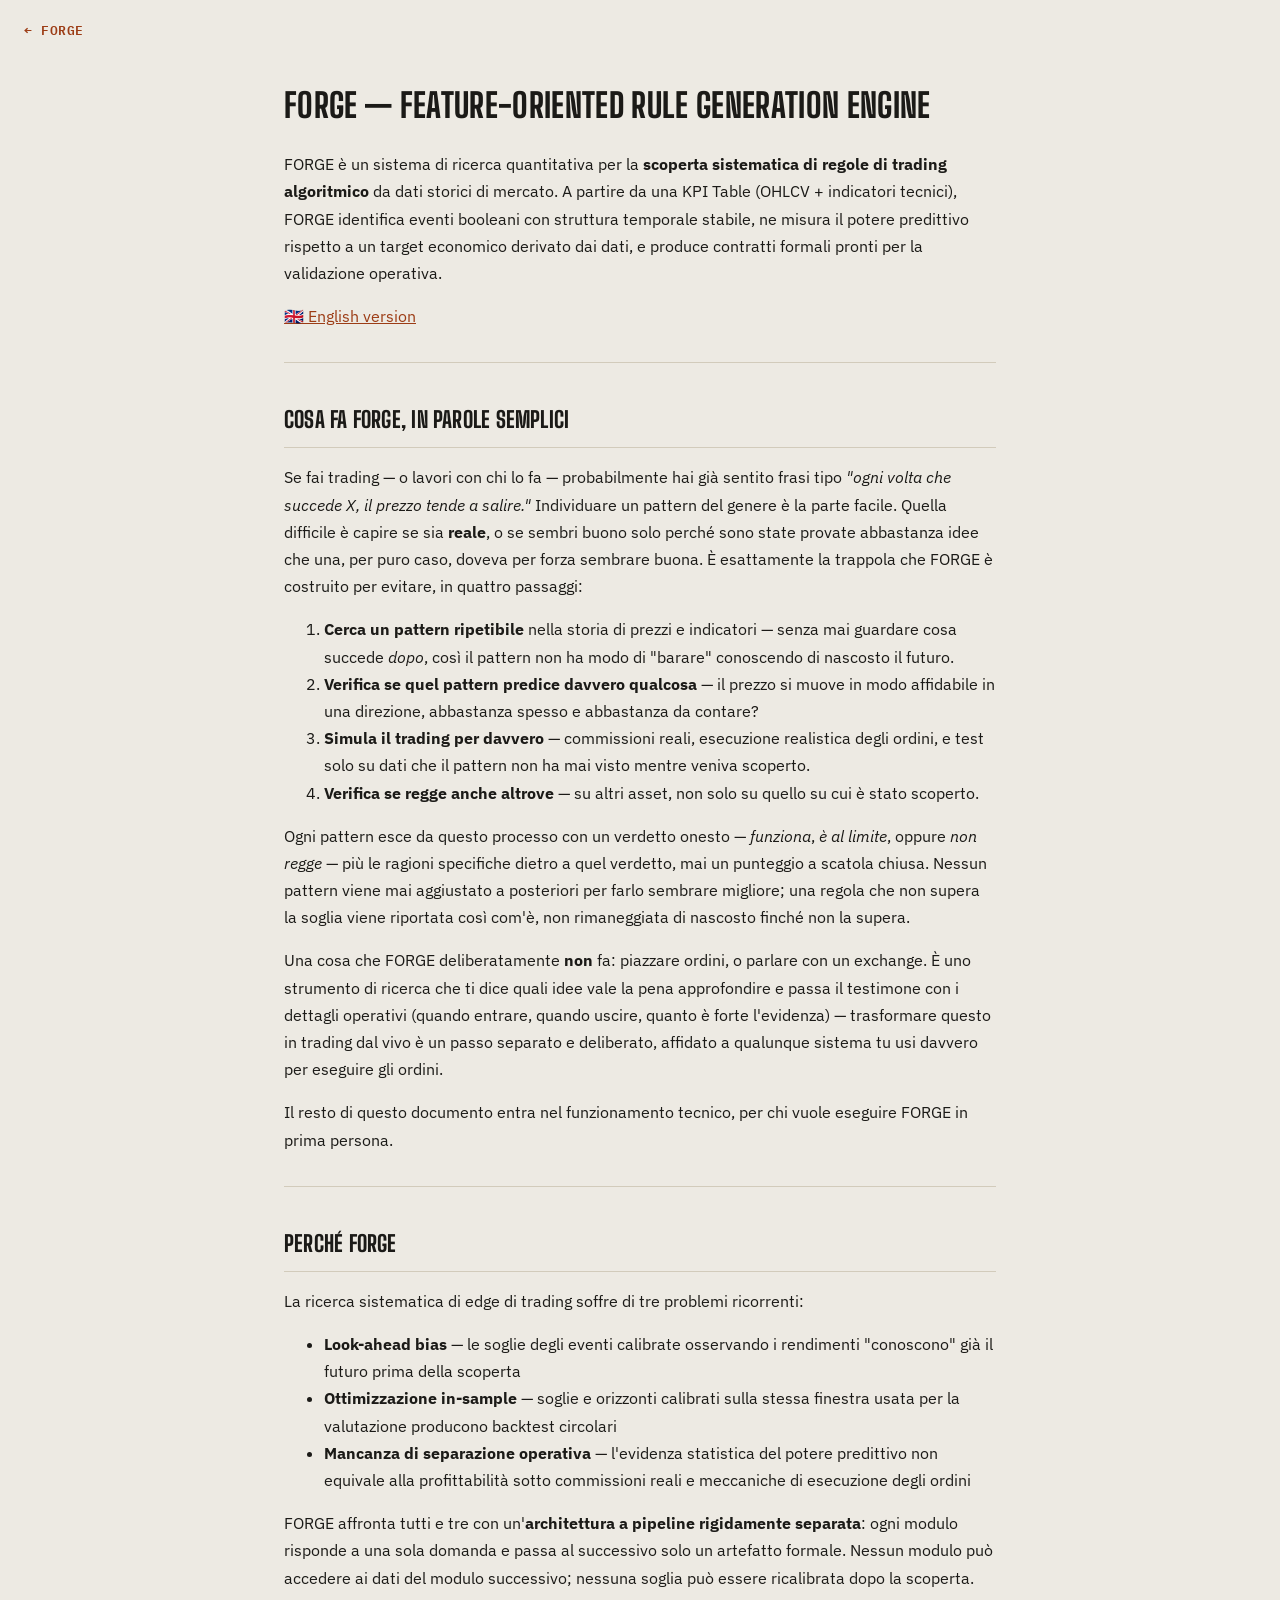
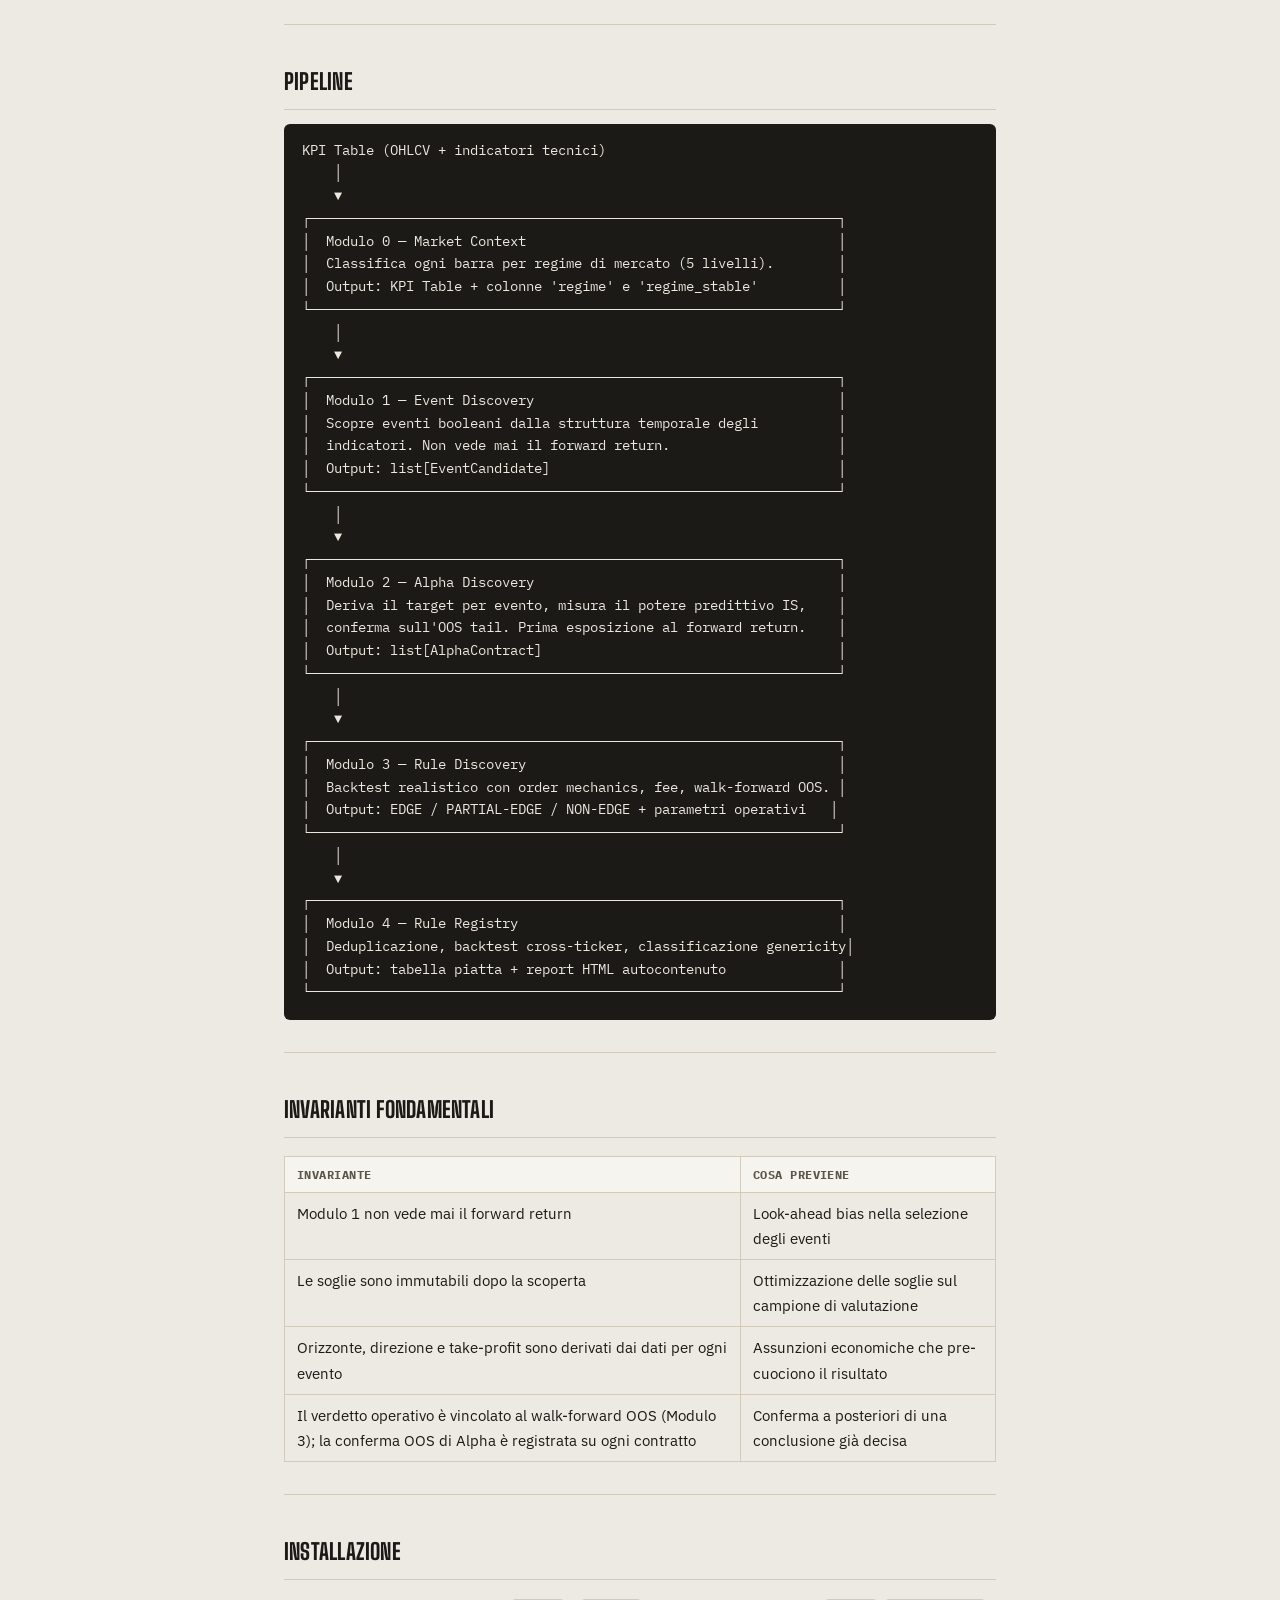
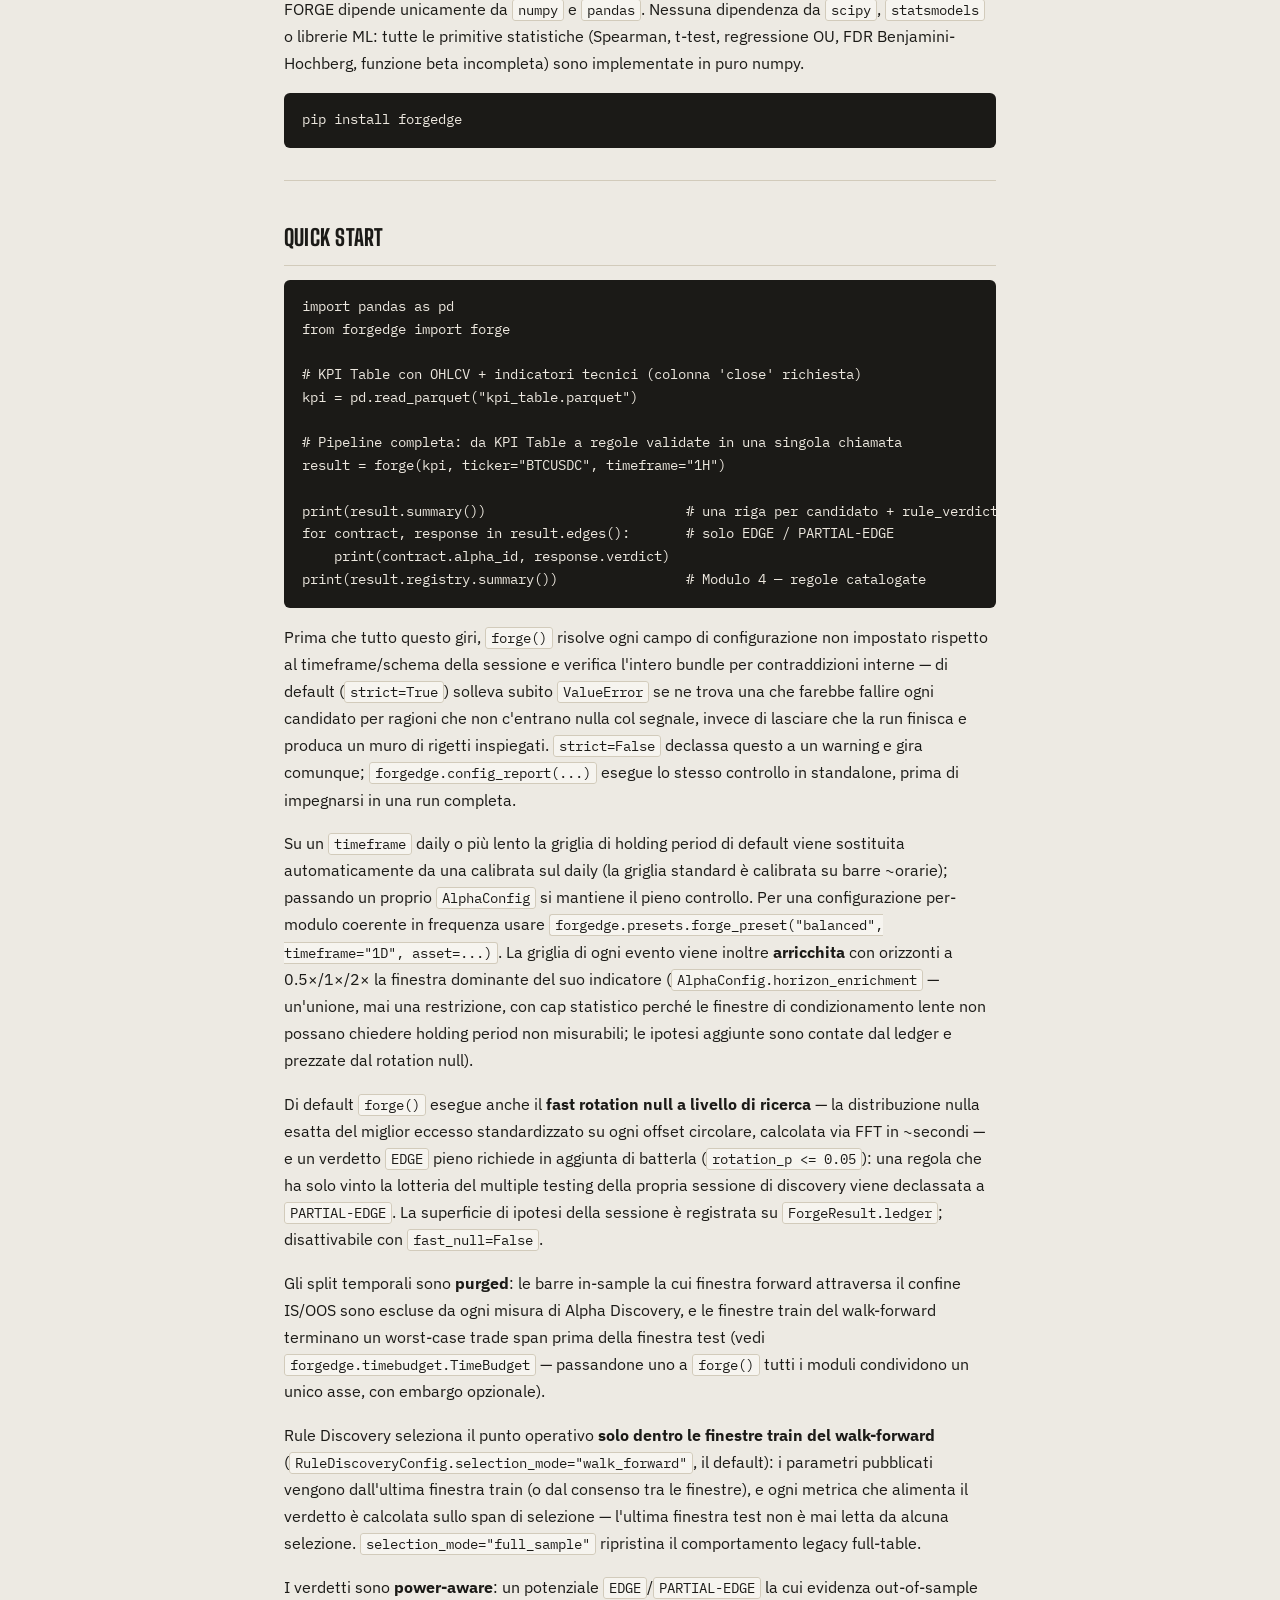
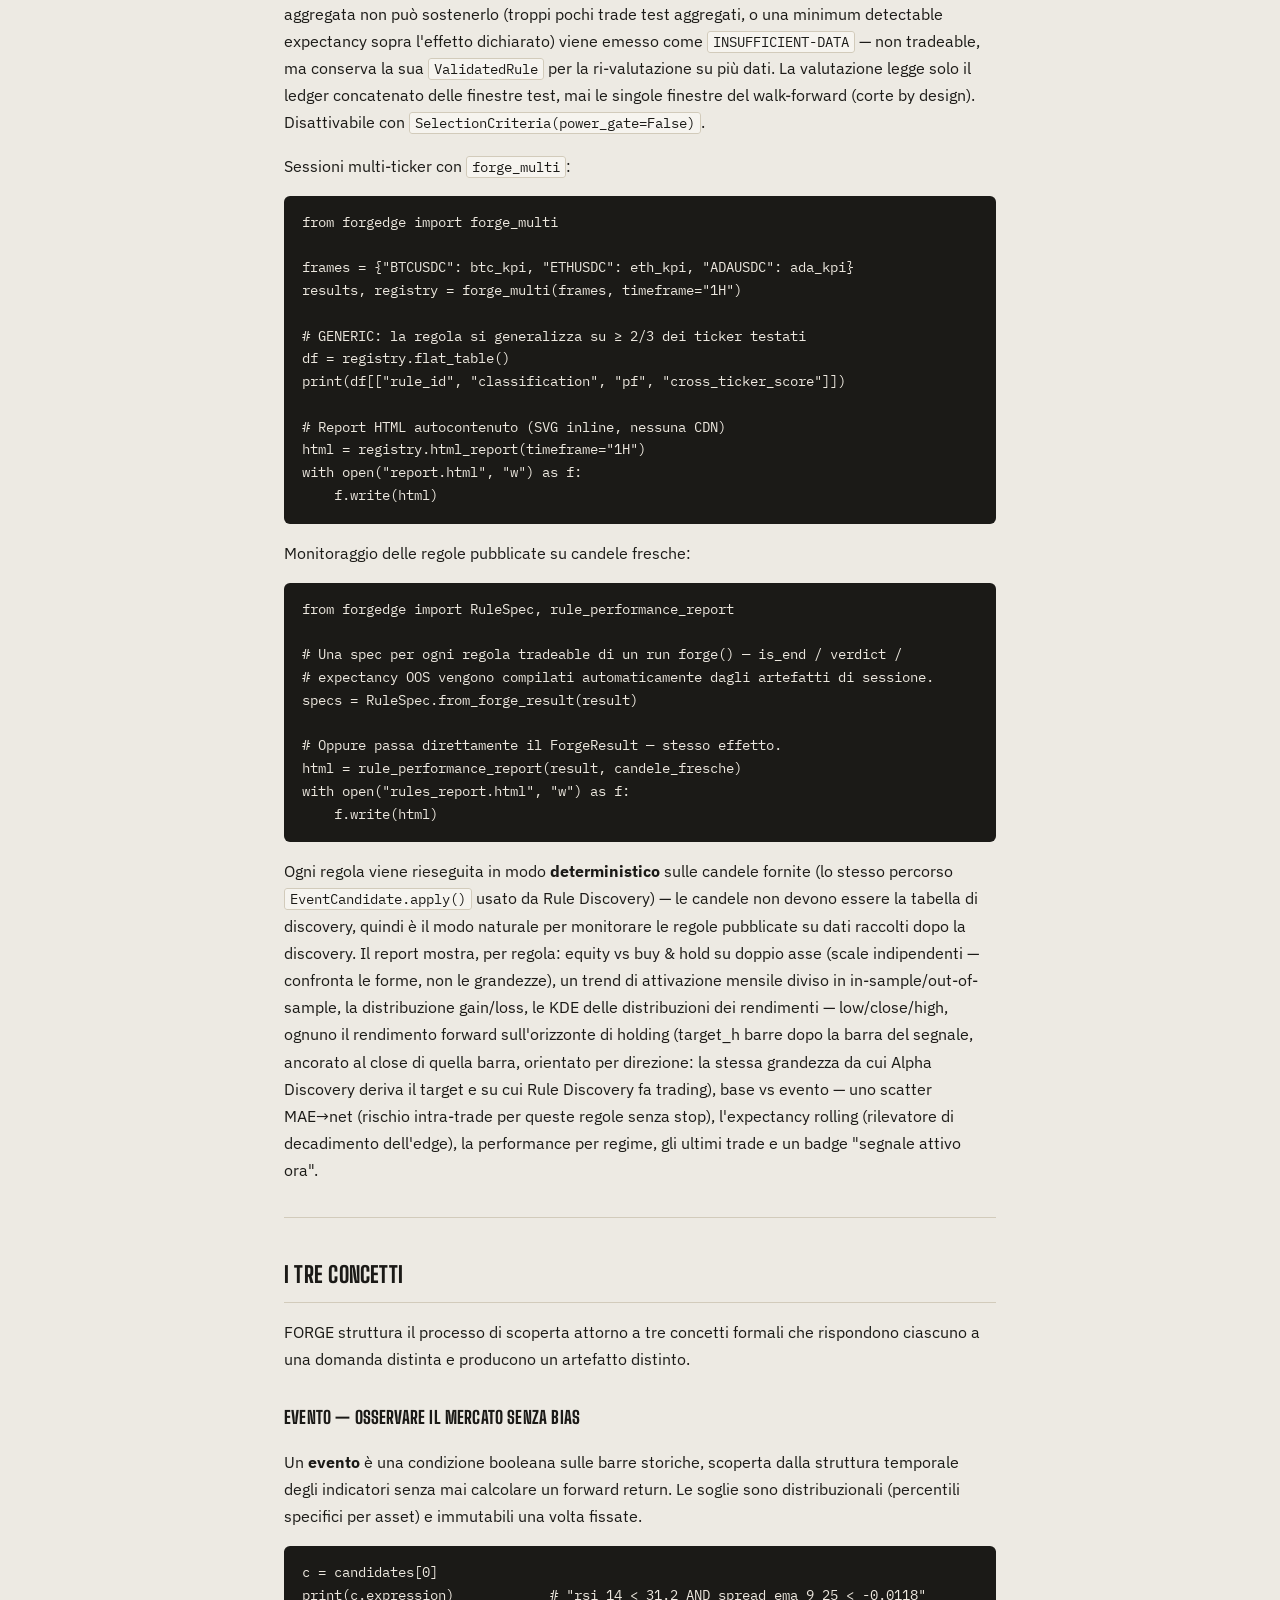
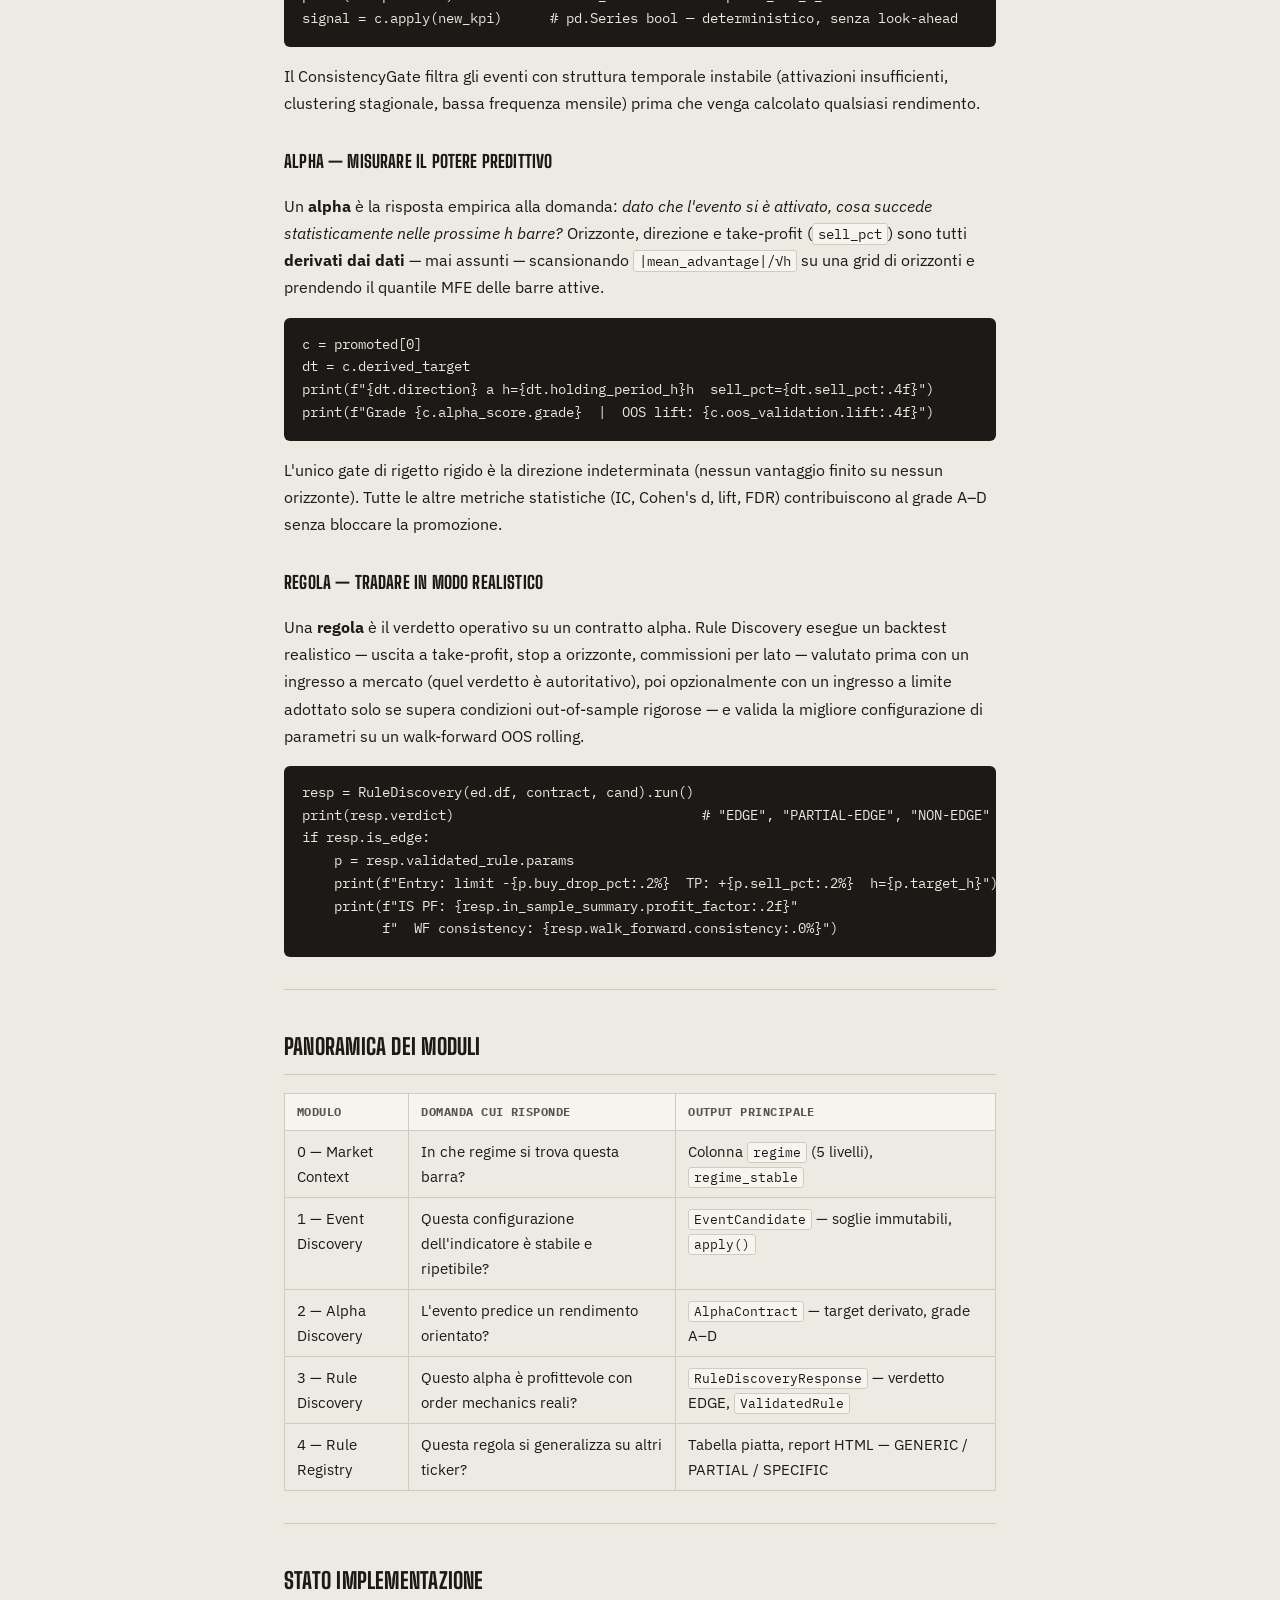
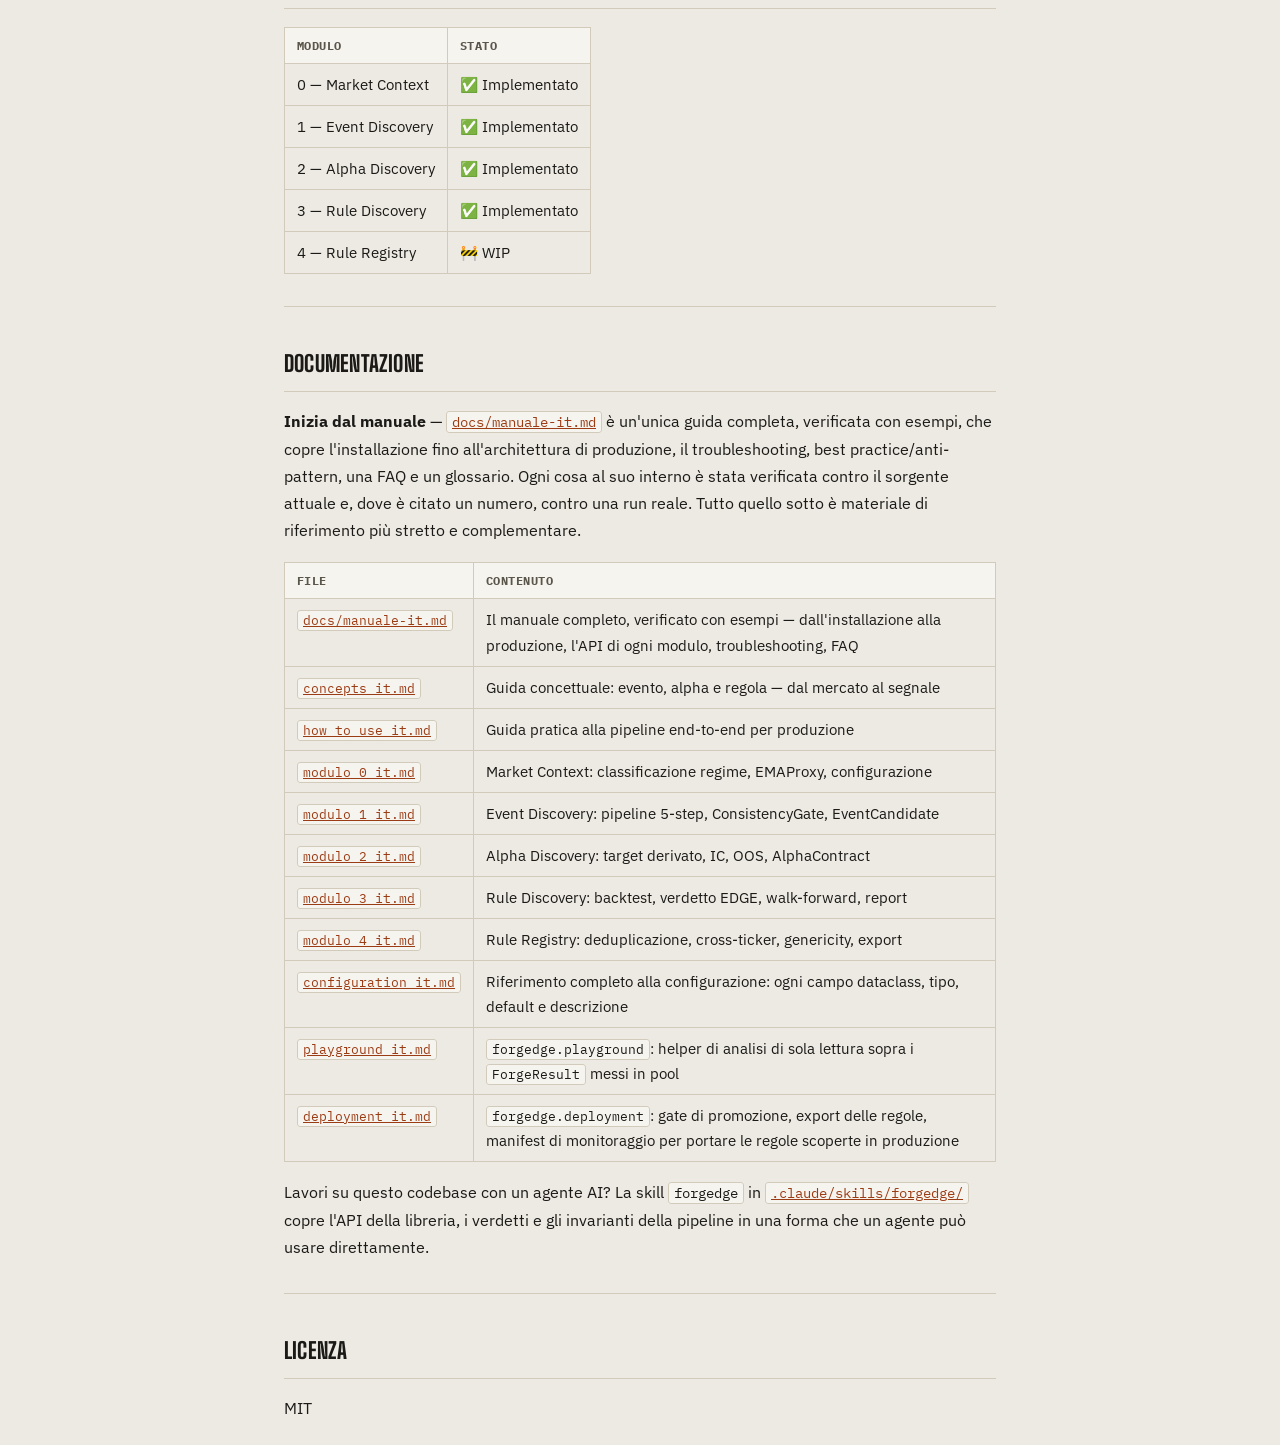
<file: docs/site/docs/readme-it.html>
<!DOCTYPE html>

<html lang="it">
<head>
<meta charset="utf-8"/>
<meta content="width=device-width, initial-scale=1, viewport-fit=cover" name="viewport"/>
<title>README (italiano) — FORGE</title>
<meta content="Il README italiano del progetto FORGE: cosa fa, perché, pipeline e quick start." name="description"/>
<meta content="index, follow" name="robots"/>
<link href="https://forgedge.it/docs/readme-it.html" rel="canonical"/><link href="https://forgedge.it/docs/readme-it.html" hreflang="x-default" rel="alternate"/><link href="https://forgedge.it/docs/readme-en.html" hreflang="en" rel="alternate"/><link href="https://forgedge.it/docs/readme-it.html" hreflang="it" rel="alternate"/>
<link href="https://fonts.googleapis.com" rel="preconnect"/>
<link crossorigin="" href="https://fonts.gstatic.com" rel="preconnect"/>
<link href="https://fonts.googleapis.com/css2?family=Big+Shoulders+Display:wght@600;700;800;900&amp;family=IBM+Plex+Sans:wght@400;500;600;700&amp;family=IBM+Plex+Mono:wght@400;500;600&amp;display=swap" rel="stylesheet"/>
<link href="../assets/docs.css" rel="stylesheet"/>
<script defer src="https://cloud.umami.is/script.js" data-website-id="7d0186f7-578d-4301-96b6-c63fd0201480"></script>
</head>
<body>
<a class="back" href="/">← FORGE</a>
<main>
<article id="content">
<h1 id="forge-feature-oriented-rule-generation-engine">FORGE — Feature-Oriented Rule Generation Engine</h1>
<p>FORGE è un sistema di ricerca quantitativa per la <strong>scoperta sistematica di regole di trading algoritmico</strong> da dati storici di mercato. A partire da una KPI Table (OHLCV + indicatori tecnici), FORGE identifica eventi booleani con struttura temporale stabile, ne misura il potere predittivo rispetto a un target economico derivato dai dati, e produce contratti formali pronti per la validazione operativa.</p>
<p><a href="readme-en.html">🇬🇧 English version</a></p>
<hr/>
<h2 id="cosa-fa-forge-in-parole-semplici">Cosa fa FORGE, in parole semplici</h2>
<p>Se fai trading — o lavori con chi lo fa — probabilmente hai già sentito frasi tipo <em>"ogni volta che succede X, il prezzo tende a salire."</em> Individuare un pattern del genere è la parte facile. Quella difficile è capire se sia <strong>reale</strong>, o se sembri buono solo perché sono state provate abbastanza idee che una, per puro caso, doveva per forza sembrare buona. È esattamente la trappola che FORGE è costruito per evitare, in quattro passaggi:</p>
<ol>
<li><strong>Cerca un pattern ripetibile</strong> nella storia di prezzi e indicatori — senza mai guardare cosa succede <em>dopo</em>, così il pattern non ha modo di "barare" conoscendo di nascosto il futuro.</li>
<li><strong>Verifica se quel pattern predice davvero qualcosa</strong> — il prezzo si muove in modo affidabile in una direzione, abbastanza spesso e abbastanza da contare?</li>
<li><strong>Simula il trading per davvero</strong> — commissioni reali, esecuzione realistica degli ordini, e test solo su dati che il pattern non ha mai visto mentre veniva scoperto.</li>
<li><strong>Verifica se regge anche altrove</strong> — su altri asset, non solo su quello su cui è stato scoperto.</li>
</ol>
<p>Ogni pattern esce da questo processo con un verdetto onesto — <em>funziona</em>, <em>è al limite</em>, oppure <em>non regge</em> — più le ragioni specifiche dietro a quel verdetto, mai un punteggio a scatola chiusa. Nessun pattern viene mai aggiustato a posteriori per farlo sembrare migliore; una regola che non supera la soglia viene riportata così com'è, non rimaneggiata di nascosto finché non la supera.</p>
<p>Una cosa che FORGE deliberatamente <strong>non</strong> fa: piazzare ordini, o parlare con un exchange. È uno strumento di ricerca che ti dice quali idee vale la pena approfondire e passa il testimone con i dettagli operativi (quando entrare, quando uscire, quanto è forte l'evidenza) — trasformare questo in trading dal vivo è un passo separato e deliberato, affidato a qualunque sistema tu usi davvero per eseguire gli ordini.</p>
<p>Il resto di questo documento entra nel funzionamento tecnico, per chi vuole eseguire FORGE in prima persona.</p>
<hr/>
<h2 id="perche-forge">Perché FORGE</h2>
<p>La ricerca sistematica di edge di trading soffre di tre problemi ricorrenti:</p>
<ul>
<li><strong>Look-ahead bias</strong> — le soglie degli eventi calibrate osservando i rendimenti "conoscono" già il futuro prima della scoperta</li>
<li><strong>Ottimizzazione in-sample</strong> — soglie e orizzonti calibrati sulla stessa finestra usata per la valutazione producono backtest circolari</li>
<li><strong>Mancanza di separazione operativa</strong> — l'evidenza statistica del potere predittivo non equivale alla profittabilità sotto commissioni reali e meccaniche di esecuzione degli ordini</li>
</ul>
<p>FORGE affronta tutti e tre con un'<strong>architettura a pipeline rigidamente separata</strong>: ogni modulo risponde a una sola domanda e passa al successivo solo un artefatto formale. Nessun modulo può accedere ai dati del modulo successivo; nessuna soglia può essere ricalibrata dopo la scoperta.</p>
<hr/>
<h2 id="pipeline">Pipeline</h2>
<pre><code>KPI Table (OHLCV + indicatori tecnici)
    │
    ▼
┌──────────────────────────────────────────────────────────────────┐
│  Modulo 0 — Market Context                                       │
│  Classifica ogni barra per regime di mercato (5 livelli).        │
│  Output: KPI Table + colonne 'regime' e 'regime_stable'          │
└──────────────────────────────────────────────────────────────────┘
    │
    ▼
┌──────────────────────────────────────────────────────────────────┐
│  Modulo 1 — Event Discovery                                      │
│  Scopre eventi booleani dalla struttura temporale degli          │
│  indicatori. Non vede mai il forward return.                     │
│  Output: list[EventCandidate]                                    │
└──────────────────────────────────────────────────────────────────┘
    │
    ▼
┌──────────────────────────────────────────────────────────────────┐
│  Modulo 2 — Alpha Discovery                                      │
│  Deriva il target per evento, misura il potere predittivo IS,    │
│  conferma sull'OOS tail. Prima esposizione al forward return.    │
│  Output: list[AlphaContract]                                     │
└──────────────────────────────────────────────────────────────────┘
    │
    ▼
┌──────────────────────────────────────────────────────────────────┐
│  Modulo 3 — Rule Discovery                                       │
│  Backtest realistico con order mechanics, fee, walk-forward OOS. │
│  Output: EDGE / PARTIAL-EDGE / NON-EDGE + parametri operativi   │
└──────────────────────────────────────────────────────────────────┘
    │
    ▼
┌──────────────────────────────────────────────────────────────────┐
│  Modulo 4 — Rule Registry                                        │
│  Deduplicazione, backtest cross-ticker, classificazione genericity│
│  Output: tabella piatta + report HTML autocontenuto              │
└──────────────────────────────────────────────────────────────────┘
</code></pre>
<hr/>
<h2 id="invarianti-fondamentali">Invarianti fondamentali</h2>
<table>
<thead>
<tr>
<th>Invariante</th>
<th>Cosa previene</th>
</tr>
</thead>
<tbody>
<tr>
<td>Modulo 1 non vede mai il forward return</td>
<td>Look-ahead bias nella selezione degli eventi</td>
</tr>
<tr>
<td>Le soglie sono immutabili dopo la scoperta</td>
<td>Ottimizzazione delle soglie sul campione di valutazione</td>
</tr>
<tr>
<td>Orizzonte, direzione e take-profit sono derivati dai dati per ogni evento</td>
<td>Assunzioni economiche che pre-cuociono il risultato</td>
</tr>
<tr>
<td>Il verdetto operativo è vincolato al walk-forward OOS (Modulo 3); la conferma OOS di Alpha è registrata su ogni contratto</td>
<td>Conferma a posteriori di una conclusione già decisa</td>
</tr>
</tbody>
</table>
<hr/>
<h2 id="installazione">Installazione</h2>
<p>FORGE dipende unicamente da <code>numpy</code> e <code>pandas</code>. Nessuna dipendenza da <code>scipy</code>, <code>statsmodels</code> o librerie ML: tutte le primitive statistiche (Spearman, t-test, regressione OU, FDR Benjamini-Hochberg, funzione beta incompleta) sono implementate in puro numpy.</p>
<pre><code class="language-bash">pip install forgedge
</code></pre>
<hr/>
<h2 id="quick-start">Quick start</h2>
<pre><code class="language-python">import pandas as pd
from forgedge import forge

# KPI Table con OHLCV + indicatori tecnici (colonna 'close' richiesta)
kpi = pd.read_parquet("kpi_table.parquet")

# Pipeline completa: da KPI Table a regole validate in una singola chiamata
result = forge(kpi, ticker="BTCUSDC", timeframe="1H")

print(result.summary())                         # una riga per candidato + rule_verdict
for contract, response in result.edges():       # solo EDGE / PARTIAL-EDGE
    print(contract.alpha_id, response.verdict)
print(result.registry.summary())                # Modulo 4 — regole catalogate
</code></pre>
<p>Prima che tutto questo giri, <code>forge()</code> risolve ogni campo di configurazione non impostato rispetto al timeframe/schema della sessione e verifica l'intero bundle per contraddizioni interne — di default (<code>strict=True</code>) solleva subito <code>ValueError</code> se ne trova una che farebbe fallire ogni candidato per ragioni che non c'entrano nulla col segnale, invece di lasciare che la run finisca e produca un muro di rigetti inspiegati. <code>strict=False</code> declassa questo a un warning e gira comunque; <code>forgedge.config_report(...)</code> esegue lo stesso controllo in standalone, prima di impegnarsi in una run completa.</p>
<p>Su un <code>timeframe</code> daily o più lento la griglia di holding period di default
viene sostituita automaticamente da una calibrata sul daily (la griglia
standard è calibrata su barre ~orarie); passando un proprio <code>AlphaConfig</code> si
mantiene il pieno controllo.  Per una configurazione per-modulo coerente in
frequenza usare <code>forgedge.presets.forge_preset("balanced", timeframe="1D",
asset=...)</code>.
La griglia di ogni evento viene inoltre <strong>arricchita</strong> con orizzonti a
0.5×/1×/2× la finestra dominante del suo indicatore
(<code>AlphaConfig.horizon_enrichment</code> — un'unione, mai una restrizione, con cap
statistico perché le finestre di condizionamento lente non possano chiedere
holding period non misurabili; le ipotesi aggiunte sono contate dal ledger e
prezzate dal rotation null).</p>
<p>Di default <code>forge()</code> esegue anche il <strong>fast rotation null a livello di
ricerca</strong> — la distribuzione nulla esatta del miglior eccesso standardizzato
su ogni offset circolare, calcolata via FFT in ~secondi — e un verdetto <code>EDGE</code>
pieno richiede in aggiunta di batterla (<code>rotation_p &lt;= 0.05</code>): una regola che
ha solo vinto la lotteria del multiple testing della propria sessione di
discovery viene declassata a <code>PARTIAL-EDGE</code>.  La superficie di ipotesi della
sessione è registrata su <code>ForgeResult.ledger</code>; disattivabile con
<code>fast_null=False</code>.</p>
<p>Gli split temporali sono <strong>purged</strong>: le barre in-sample la cui finestra
forward attraversa il confine IS/OOS sono escluse da ogni misura di Alpha
Discovery, e le finestre train del walk-forward terminano un worst-case trade
span prima della finestra test (vedi <code>forgedge.timebudget.TimeBudget</code> —
passandone uno a <code>forge()</code> tutti i moduli condividono un unico asse, con
embargo opzionale).</p>
<p>Rule Discovery seleziona il punto operativo <strong>solo dentro le finestre train
del walk-forward</strong> (<code>RuleDiscoveryConfig.selection_mode="walk_forward"</code>, il
default): i parametri pubblicati vengono dall'ultima finestra train (o dal
consenso tra le finestre), e ogni metrica che alimenta il verdetto è
calcolata sullo span di selezione — l'ultima finestra test non è mai letta
da alcuna selezione.  <code>selection_mode="full_sample"</code> ripristina il
comportamento legacy full-table.</p>
<p>I verdetti sono <strong>power-aware</strong>: un potenziale <code>EDGE</code>/<code>PARTIAL-EDGE</code> la cui
evidenza out-of-sample aggregata non può sostenerlo (troppi pochi trade test
aggregati, o una minimum detectable expectancy sopra l'effetto dichiarato)
viene emesso come <code>INSUFFICIENT-DATA</code> — non tradeable, ma conserva la sua
<code>ValidatedRule</code> per la ri-valutazione su più dati.  La valutazione legge solo
il ledger concatenato delle finestre test, mai le singole finestre del
walk-forward (corte by design).  Disattivabile con
<code>SelectionCriteria(power_gate=False)</code>.</p>
<p>Sessioni multi-ticker con <code>forge_multi</code>:</p>
<pre><code class="language-python">from forgedge import forge_multi

frames = {"BTCUSDC": btc_kpi, "ETHUSDC": eth_kpi, "ADAUSDC": ada_kpi}
results, registry = forge_multi(frames, timeframe="1H")

# GENERIC: la regola si generalizza su ≥ 2/3 dei ticker testati
df = registry.flat_table()
print(df[["rule_id", "classification", "pf", "cross_ticker_score"]])

# Report HTML autocontenuto (SVG inline, nessuna CDN)
html = registry.html_report(timeframe="1H")
with open("report.html", "w") as f:
    f.write(html)
</code></pre>
<p>Monitoraggio delle regole pubblicate su candele fresche:</p>
<pre><code class="language-python">from forgedge import RuleSpec, rule_performance_report

# Una spec per ogni regola tradeable di un run forge() — is_end / verdict /
# expectancy OOS vengono compilati automaticamente dagli artefatti di sessione.
specs = RuleSpec.from_forge_result(result)

# Oppure passa direttamente il ForgeResult — stesso effetto.
html = rule_performance_report(result, candele_fresche)
with open("rules_report.html", "w") as f:
    f.write(html)
</code></pre>
<p>Ogni regola viene rieseguita in modo <strong>deterministico</strong> sulle candele fornite
(lo stesso percorso <code>EventCandidate.apply()</code> usato da Rule Discovery) — le
candele non devono essere la tabella di discovery, quindi è il modo naturale
per monitorare le regole pubblicate su dati raccolti dopo la discovery. Il
report mostra, per regola: equity vs buy &amp; hold su doppio asse (scale
indipendenti — confronta le forme, non le grandezze), un trend di
attivazione mensile diviso in in-sample/out-of-sample, la distribuzione
gain/loss, le KDE delle distribuzioni dei rendimenti — low/close/high, ognuno
il rendimento forward sull'orizzonte di holding (target_h barre dopo la
barra del segnale, ancorato al close di quella barra, orientato per
direzione: la stessa grandezza da cui Alpha Discovery deriva il target e su
cui Rule Discovery fa trading), base vs evento — uno scatter MAE→net
(rischio intra-trade per queste regole senza stop), l'expectancy rolling
(rilevatore di decadimento dell'edge), la performance per regime, gli ultimi
trade e un badge "segnale
attivo ora".</p>
<hr/>
<h2 id="i-tre-concetti">I tre concetti</h2>
<p>FORGE struttura il processo di scoperta attorno a tre concetti formali che rispondono ciascuno a una domanda distinta e producono un artefatto distinto.</p>
<h3 id="evento-osservare-il-mercato-senza-bias">Evento — osservare il mercato senza bias</h3>
<p>Un <strong>evento</strong> è una condizione booleana sulle barre storiche, scoperta dalla struttura temporale degli indicatori senza mai calcolare un forward return. Le soglie sono distribuzionali (percentili specifici per asset) e immutabili una volta fissate.</p>
<pre><code class="language-python">c = candidates[0]
print(c.expression)            # "rsi_14 &lt; 31.2 AND spread_ema_9_25 &lt; -0.0118"
signal = c.apply(new_kpi)      # pd.Series bool — deterministico, senza look-ahead
</code></pre>
<p>Il ConsistencyGate filtra gli eventi con struttura temporale instabile (attivazioni insufficienti, clustering stagionale, bassa frequenza mensile) prima che venga calcolato qualsiasi rendimento.</p>
<h3 id="alpha-misurare-il-potere-predittivo">Alpha — misurare il potere predittivo</h3>
<p>Un <strong>alpha</strong> è la risposta empirica alla domanda: <em>dato che l'evento si è attivato, cosa succede statisticamente nelle prossime h barre?</em> Orizzonte, direzione e take-profit (<code>sell_pct</code>) sono tutti <strong>derivati dai dati</strong> — mai assunti — scansionando <code>|mean_advantage|/√h</code> su una grid di orizzonti e prendendo il quantile MFE delle barre attive.</p>
<pre><code class="language-python">c = promoted[0]
dt = c.derived_target
print(f"{dt.direction} a h={dt.holding_period_h}h  sell_pct={dt.sell_pct:.4f}")
print(f"Grade {c.alpha_score.grade}  |  OOS lift: {c.oos_validation.lift:.4f}")
</code></pre>
<p>L'unico gate di rigetto rigido è la direzione indeterminata (nessun vantaggio finito su nessun orizzonte). Tutte le altre metriche statistiche (IC, Cohen's d, lift, FDR) contribuiscono al grade A–D senza bloccare la promozione.</p>
<h3 id="regola-tradare-in-modo-realistico">Regola — tradare in modo realistico</h3>
<p>Una <strong>regola</strong> è il verdetto operativo su un contratto alpha. Rule Discovery esegue un backtest realistico — uscita a take-profit, stop a orizzonte, commissioni per lato — valutato prima con un ingresso a mercato (quel verdetto è autoritativo), poi opzionalmente con un ingresso a limite adottato solo se supera condizioni out-of-sample rigorose — e valida la migliore configurazione di parametri su un walk-forward OOS rolling.</p>
<pre><code class="language-python">resp = RuleDiscovery(ed.df, contract, cand).run()
print(resp.verdict)                               # "EDGE", "PARTIAL-EDGE", "NON-EDGE"
if resp.is_edge:
    p = resp.validated_rule.params
    print(f"Entry: limit -{p.buy_drop_pct:.2%}  TP: +{p.sell_pct:.2%}  h={p.target_h}")
    print(f"IS PF: {resp.in_sample_summary.profit_factor:.2f}"
          f"  WF consistency: {resp.walk_forward.consistency:.0%}")
</code></pre>
<hr/>
<h2 id="panoramica-dei-moduli">Panoramica dei moduli</h2>
<table>
<thead>
<tr>
<th>Modulo</th>
<th>Domanda cui risponde</th>
<th>Output principale</th>
</tr>
</thead>
<tbody>
<tr>
<td>0 — Market Context</td>
<td>In che regime si trova questa barra?</td>
<td>Colonna <code>regime</code> (5 livelli), <code>regime_stable</code></td>
</tr>
<tr>
<td>1 — Event Discovery</td>
<td>Questa configurazione dell'indicatore è stabile e ripetibile?</td>
<td><code>EventCandidate</code> — soglie immutabili, <code>apply()</code></td>
</tr>
<tr>
<td>2 — Alpha Discovery</td>
<td>L'evento predice un rendimento orientato?</td>
<td><code>AlphaContract</code> — target derivato, grade A–D</td>
</tr>
<tr>
<td>3 — Rule Discovery</td>
<td>Questo alpha è profittevole con order mechanics reali?</td>
<td><code>RuleDiscoveryResponse</code> — verdetto EDGE, <code>ValidatedRule</code></td>
</tr>
<tr>
<td>4 — Rule Registry</td>
<td>Questa regola si generalizza su altri ticker?</td>
<td>Tabella piatta, report HTML — GENERIC / PARTIAL / SPECIFIC</td>
</tr>
</tbody>
</table>
<hr/>
<h2 id="stato-implementazione">Stato implementazione</h2>
<table>
<thead>
<tr>
<th>Modulo</th>
<th>Stato</th>
</tr>
</thead>
<tbody>
<tr>
<td>0 — Market Context</td>
<td>✅ Implementato</td>
</tr>
<tr>
<td>1 — Event Discovery</td>
<td>✅ Implementato</td>
</tr>
<tr>
<td>2 — Alpha Discovery</td>
<td>✅ Implementato</td>
</tr>
<tr>
<td>3 — Rule Discovery</td>
<td>✅ Implementato</td>
</tr>
<tr>
<td>4 — Rule Registry</td>
<td>🚧 WIP</td>
</tr>
</tbody>
</table>
<hr/>
<h2 id="documentazione">Documentazione</h2>
<p><strong>Inizia dal manuale</strong> — <a href="manuale-it.html"><code>docs/manuale-it.md</code></a> è un'unica guida completa, verificata con esempi, che copre l'installazione fino all'architettura di produzione, il troubleshooting, best practice/anti-pattern, una FAQ e un glossario. Ogni cosa al suo interno è stata verificata contro il sorgente attuale e, dove è citato un numero, contro una run reale. Tutto quello sotto è materiale di riferimento più stretto e complementare.</p>
<table>
<thead>
<tr>
<th>File</th>
<th>Contenuto</th>
</tr>
</thead>
<tbody>
<tr>
<td><a href="manuale-it.html"><code>docs/manuale-it.md</code></a></td>
<td>Il manuale completo, verificato con esempi — dall'installazione alla produzione, l'API di ogni modulo, troubleshooting, FAQ</td>
</tr>
<tr>
<td><a href="concepts-it.html"><code>concepts_it.md</code></a></td>
<td>Guida concettuale: evento, alpha e regola — dal mercato al segnale</td>
</tr>
<tr>
<td><a href="https://github.com/mattcond/forgedge/blob/main/src/forgedge/docs/specs/how_to_use_it.md"><code>how_to_use_it.md</code></a></td>
<td>Guida pratica alla pipeline end-to-end per produzione</td>
</tr>
<tr>
<td><a href="https://github.com/mattcond/forgedge/blob/main/src/forgedge/docs/specs/modulo_0_it.md"><code>modulo_0_it.md</code></a></td>
<td>Market Context: classificazione regime, EMAProxy, configurazione</td>
</tr>
<tr>
<td><a href="https://github.com/mattcond/forgedge/blob/main/src/forgedge/docs/specs/modulo_1_it.md"><code>modulo_1_it.md</code></a></td>
<td>Event Discovery: pipeline 5-step, ConsistencyGate, EventCandidate</td>
</tr>
<tr>
<td><a href="https://github.com/mattcond/forgedge/blob/main/src/forgedge/docs/specs/modulo_2_it.md"><code>modulo_2_it.md</code></a></td>
<td>Alpha Discovery: target derivato, IC, OOS, AlphaContract</td>
</tr>
<tr>
<td><a href="https://github.com/mattcond/forgedge/blob/main/src/forgedge/docs/specs/modulo_3_it.md"><code>modulo_3_it.md</code></a></td>
<td>Rule Discovery: backtest, verdetto EDGE, walk-forward, report</td>
</tr>
<tr>
<td><a href="https://github.com/mattcond/forgedge/blob/main/src/forgedge/docs/specs/modulo_4_it.md"><code>modulo_4_it.md</code></a></td>
<td>Rule Registry: deduplicazione, cross-ticker, genericity, export</td>
</tr>
<tr>
<td><a href="configuration-it.html"><code>configuration_it.md</code></a></td>
<td>Riferimento completo alla configurazione: ogni campo dataclass, tipo, default e descrizione</td>
</tr>
<tr>
<td><a href="https://github.com/mattcond/forgedge/blob/main/src/forgedge/docs/specs/playground_it.md"><code>playground_it.md</code></a></td>
<td><code>forgedge.playground</code>: helper di analisi di sola lettura sopra i <code>ForgeResult</code> messi in pool</td>
</tr>
<tr>
<td><a href="deployment-it.html"><code>deployment_it.md</code></a></td>
<td><code>forgedge.deployment</code>: gate di promozione, export delle regole, manifest di monitoraggio per portare le regole scoperte in produzione</td>
</tr>
</tbody>
</table>
<p>Lavori su questo codebase con un agente AI? La skill <code>forgedge</code> in
<a href="https://github.com/mattcond/forgedge/tree/main/.claude/skills/forgedge/"><code>.claude/skills/forgedge/</code></a> copre l'API della
libreria, i verdetti e gli invarianti della pipeline in una forma che un
agente può usare direttamente.</p>
<hr/>
<h2 id="licenza">Licenza</h2>
<p>MIT</p>
</article>
</main>
</body>
</html>
</file>
<file: docs/site/assets/docs.css>
:root {
  --bg: #EDEAE3;
  --bg-card: #F6F4EF;
  --text: #1B1A17;
  --text-muted: #5B564C;
  --accent: #C4501E;
  --accent-strong: #9C3C15;
  --border: #D2CBBB;
  --mono-bg: #1B1A17;
  --mono-text: #EDE8DF;
  color-scheme: light;
}

@media (prefers-color-scheme: dark) {
  :root:not([data-theme="light"]) {
    --bg: #14120F;
    --bg-card: #1E1B17;
    --text: #EDE8E0;
    --text-muted: #A79E92;
    --accent: #FF7A3D;
    --accent-strong: #FF9660;
    --border: #322E27;
    --mono-bg: #0D0C0A;
    --mono-text: #E9E4DA;
    color-scheme: dark;
  }
}

:root[data-theme="dark"] {
  --bg: #14120F;
  --bg-card: #1E1B17;
  --text: #EDE8E0;
  --text-muted: #A79E92;
  --accent: #FF7A3D;
  --accent-strong: #FF9660;
  --border: #322E27;
  --mono-bg: #0D0C0A;
  --mono-text: #E9E4DA;
  color-scheme: dark;
}

* { box-sizing: border-box; }
html, body { margin: 0; padding: 0; }
body {
  background: var(--bg);
  color: var(--text);
  font-family: "IBM Plex Sans", system-ui, sans-serif;
  font-size: 16px;
  line-height: 1.7;
  -webkit-font-smoothing: antialiased;
}
img { max-width: 100%; }

.back {
  display: inline-block;
  margin: 20px 24px 0;
  font-family: "IBM Plex Mono", monospace;
  font-size: 0.8rem;
  font-weight: 600;
  letter-spacing: 0.04em;
  color: var(--accent-strong);
  text-decoration: none;
}
.back:hover { text-decoration: underline; }

main {
  max-width: 760px;
  margin: 0 auto;
  padding: 24px 24px 96px;
}

#content h1, #content h2, #content h3, #content h4 {
  font-family: "Big Shoulders Display", "Arial Narrow", sans-serif;
  text-transform: uppercase;
  letter-spacing: 0.01em;
  font-weight: 800;
  text-wrap: balance;
  margin: 1.7em 0 0.5em;
  color: var(--text);
}
#content h1 { font-size: 2.1rem; margin-top: 0.3em; }
#content h2 {
  font-size: 1.4rem;
  border-bottom: 1px solid var(--border);
  padding-bottom: 8px;
}
#content h3 { font-size: 1.1rem; }
#content h4 { font-size: 0.95rem; text-transform: none; letter-spacing: 0; }

#content p, #content li { color: var(--text); }
#content a { color: var(--accent-strong); }
#content hr { border: none; border-top: 1px solid var(--border); margin: 2em 0; }

#content code {
  font-family: "IBM Plex Mono", monospace;
  font-size: 0.88em;
  background: var(--bg-card);
  border: 1px solid var(--border);
  border-radius: 3px;
  padding: 1px 5px;
}
#content pre {
  background: var(--mono-bg);
  color: var(--mono-text);
  padding: 16px 18px;
  border-radius: 6px;
  overflow-x: auto;
  font-size: 0.85rem;
  line-height: 1.6;
}
#content pre code {
  background: none;
  border: none;
  padding: 0;
  color: inherit;
  font-size: inherit;
}

.tbl-wrap, #content table { max-width: 100%; }
#content table {
  border-collapse: collapse;
  width: 100%;
  margin: 1.2em 0;
  font-size: 0.92rem;
  display: block;
  overflow-x: auto;
}
#content th, #content td {
  border: 1px solid var(--border);
  padding: 8px 12px;
  text-align: left;
  vertical-align: top;
}
#content th {
  font-family: "IBM Plex Mono", monospace;
  font-size: 0.72rem;
  text-transform: uppercase;
  letter-spacing: 0.04em;
  color: var(--text-muted);
  background: var(--bg-card);
}

#content blockquote {
  border-left: 3px solid var(--accent);
  margin: 1.2em 0;
  padding: 2px 18px;
  color: var(--text-muted);
}
#content blockquote p { color: var(--text-muted); }

@media (max-width: 480px) {
  main { padding: 16px 16px 72px; }
  #content h1 { font-size: 1.7rem; }
}
</file>
